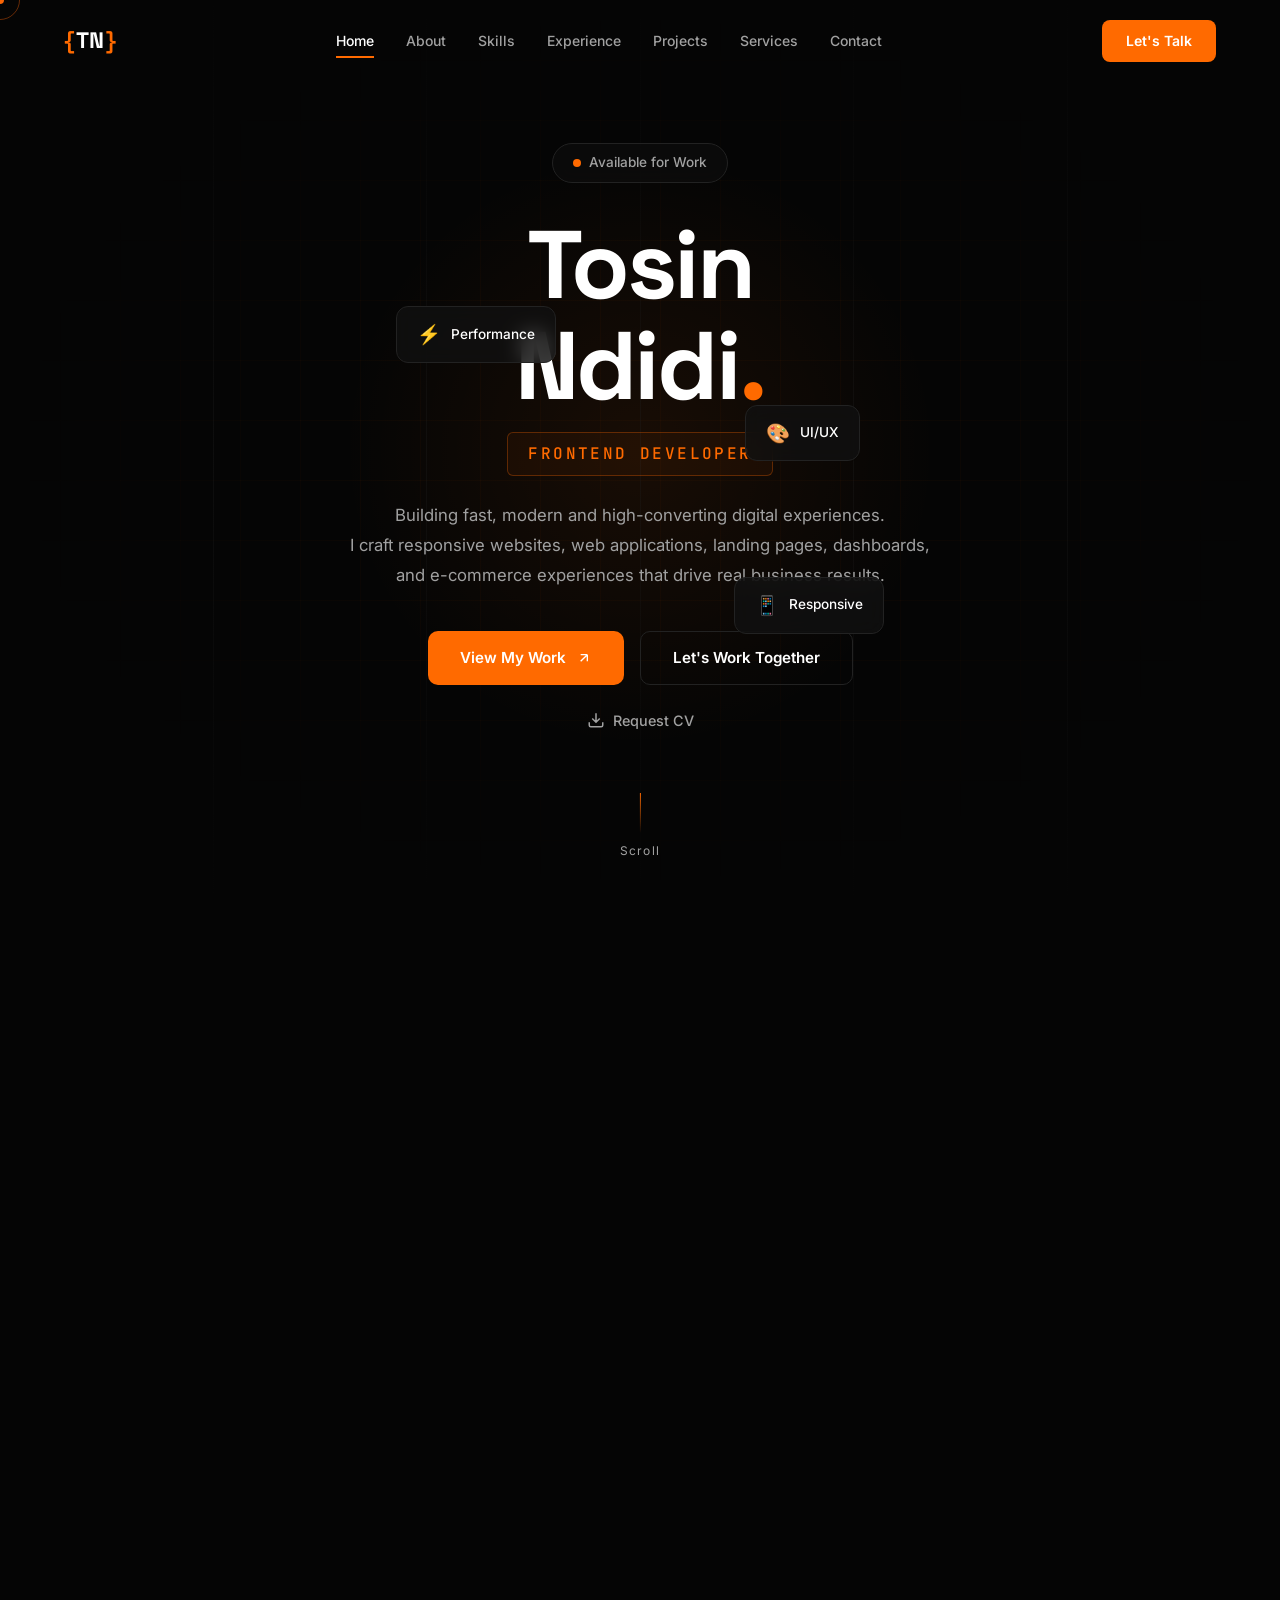
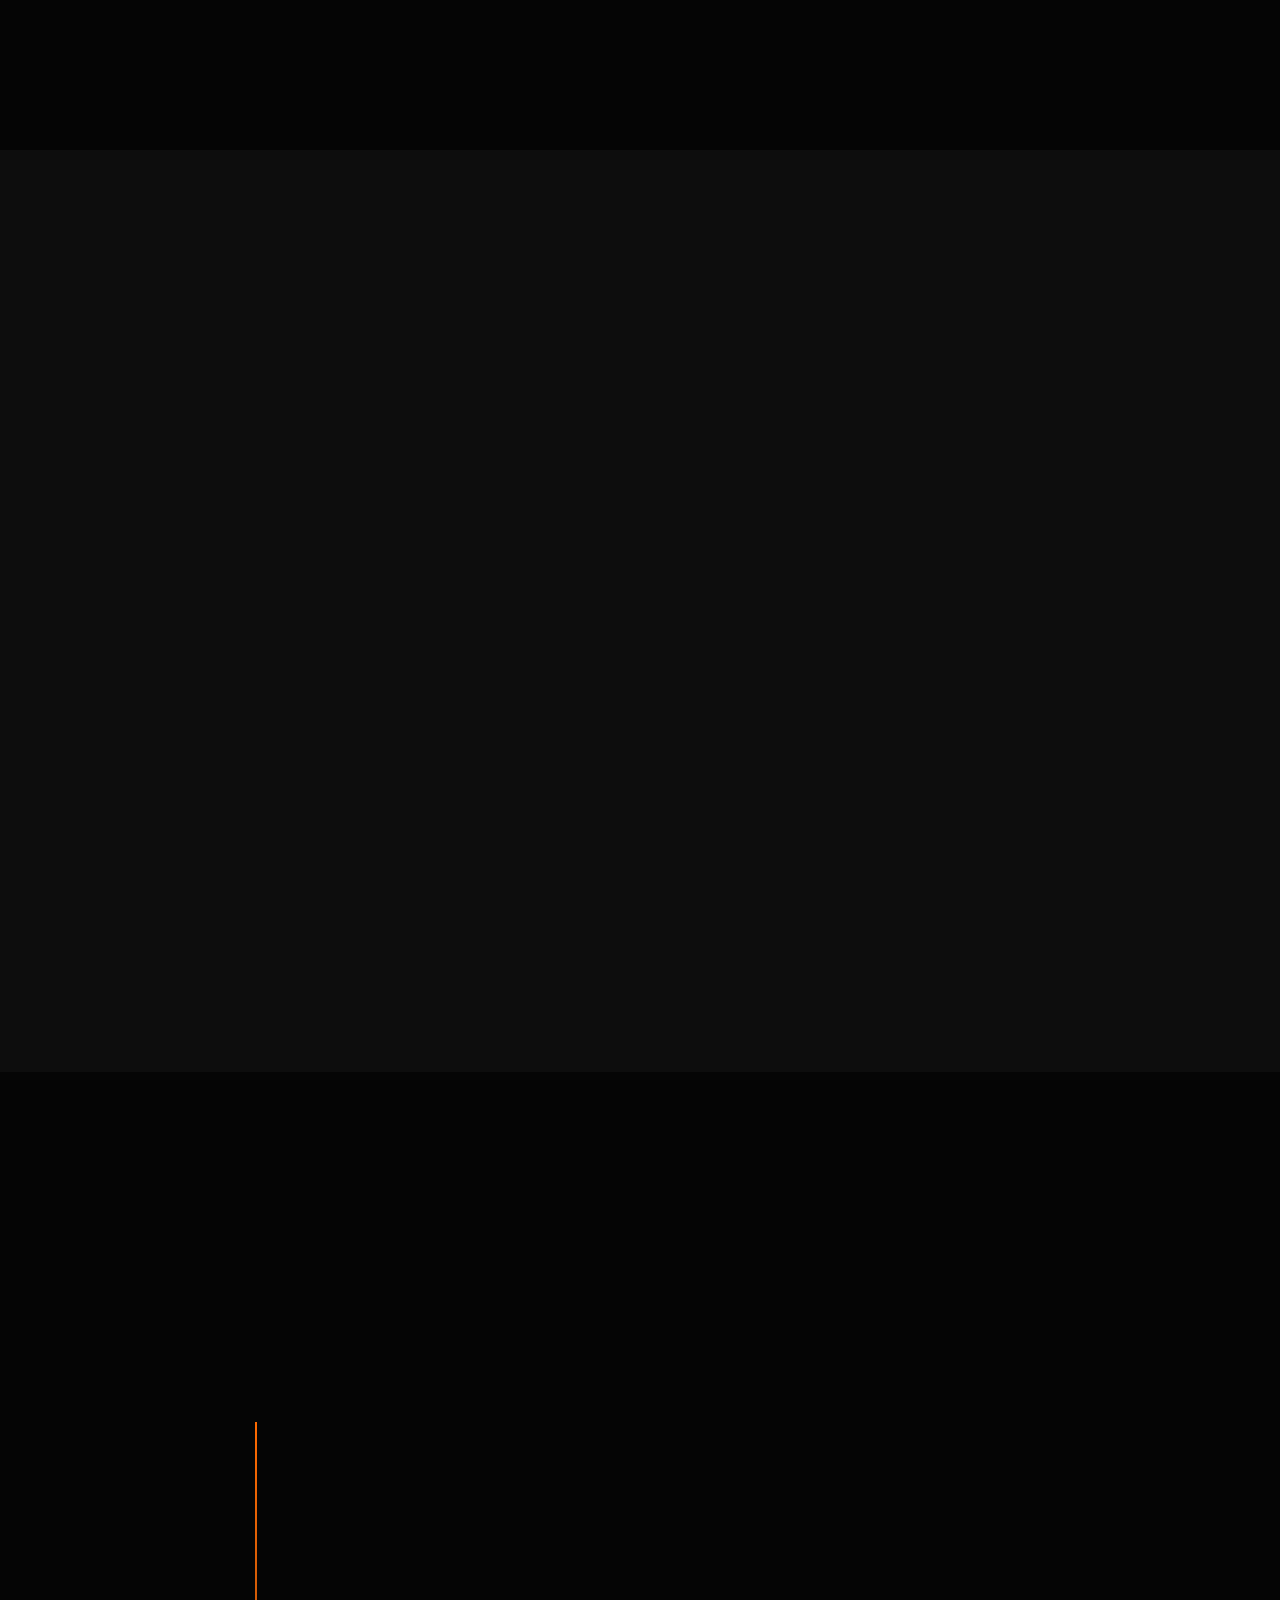
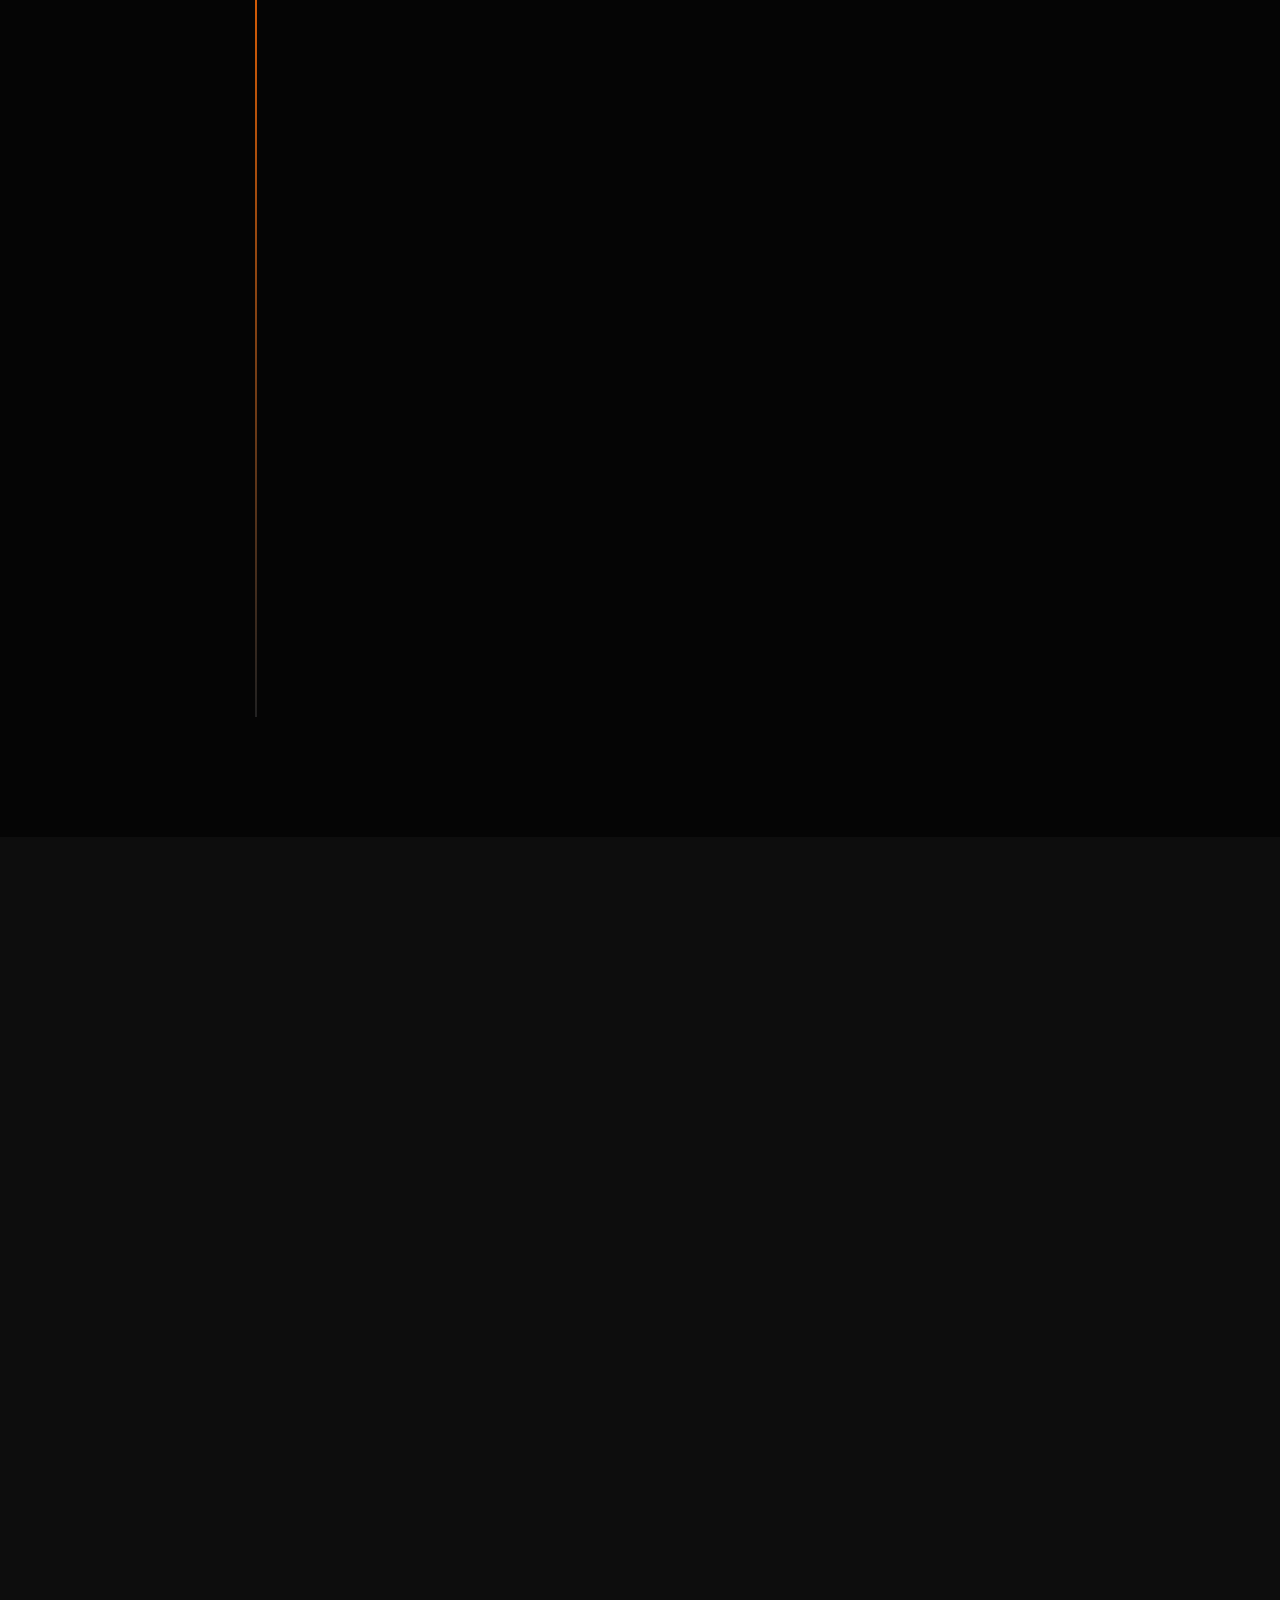
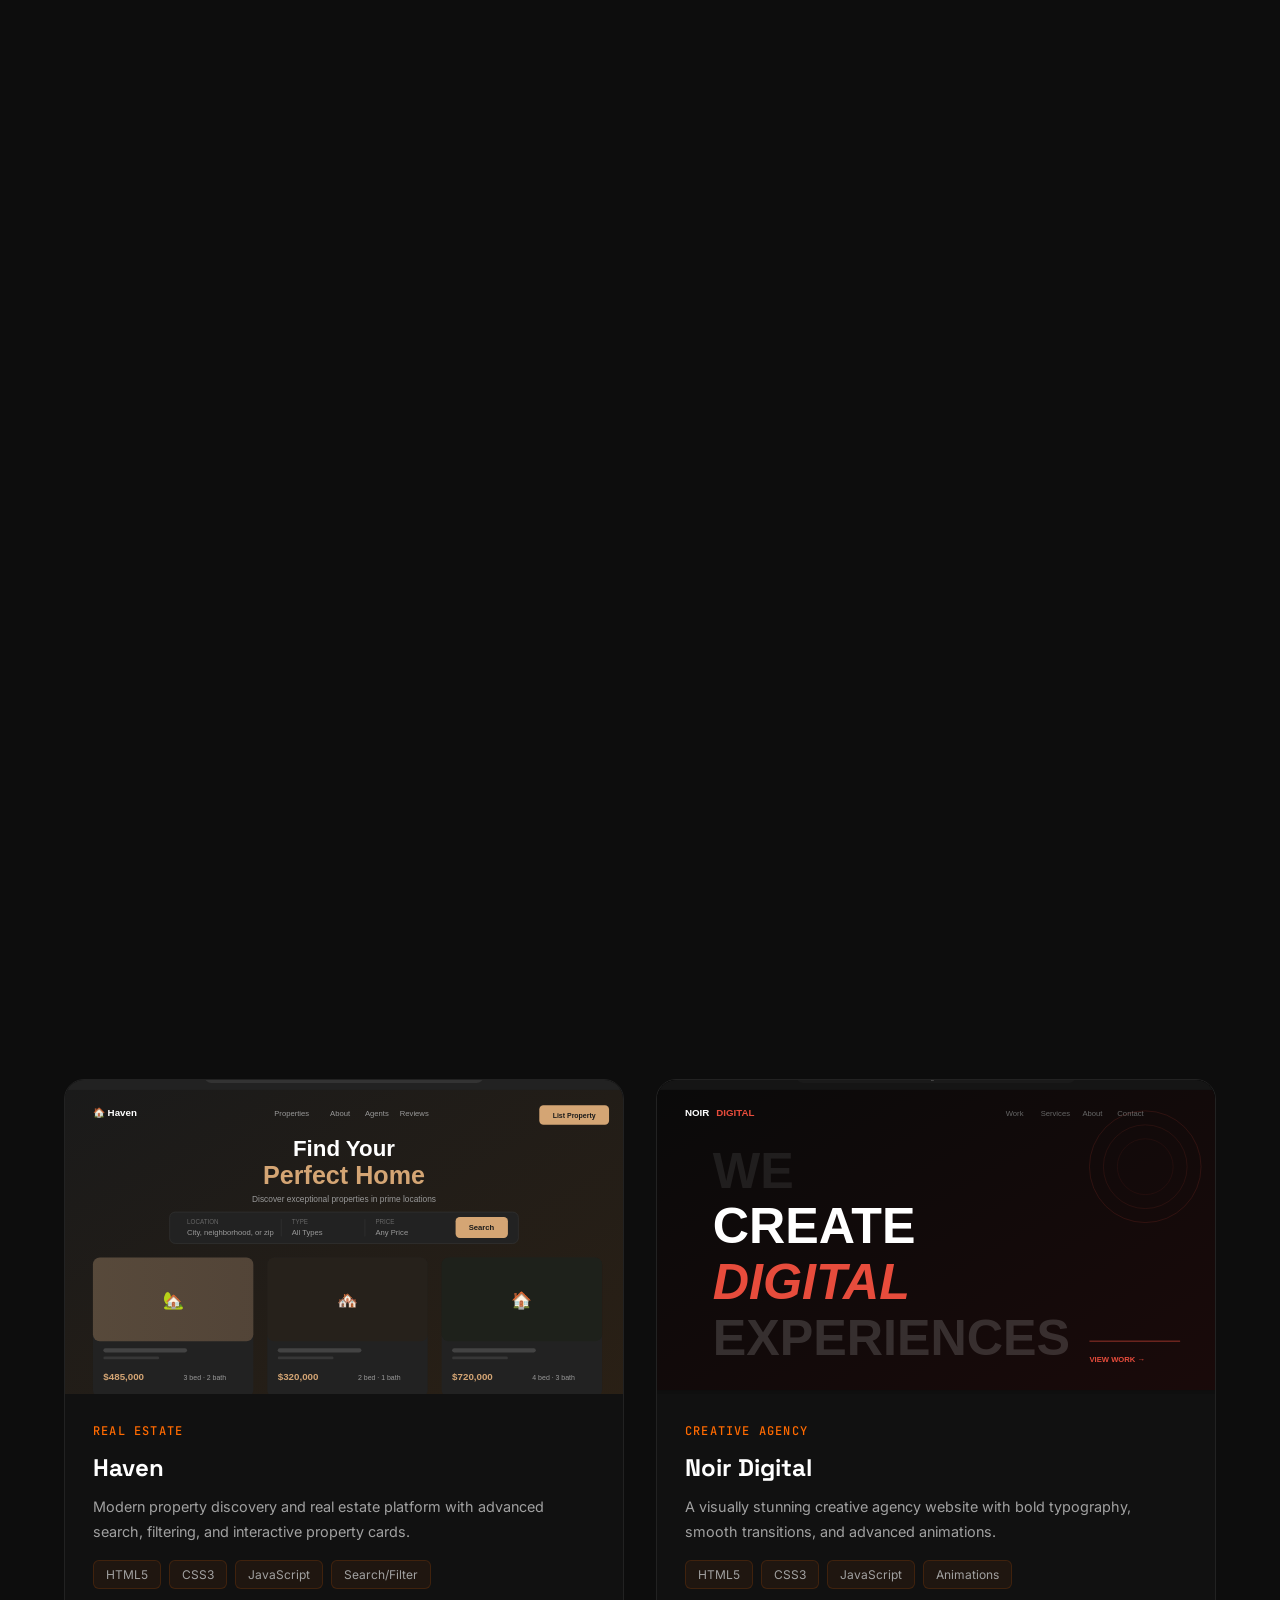
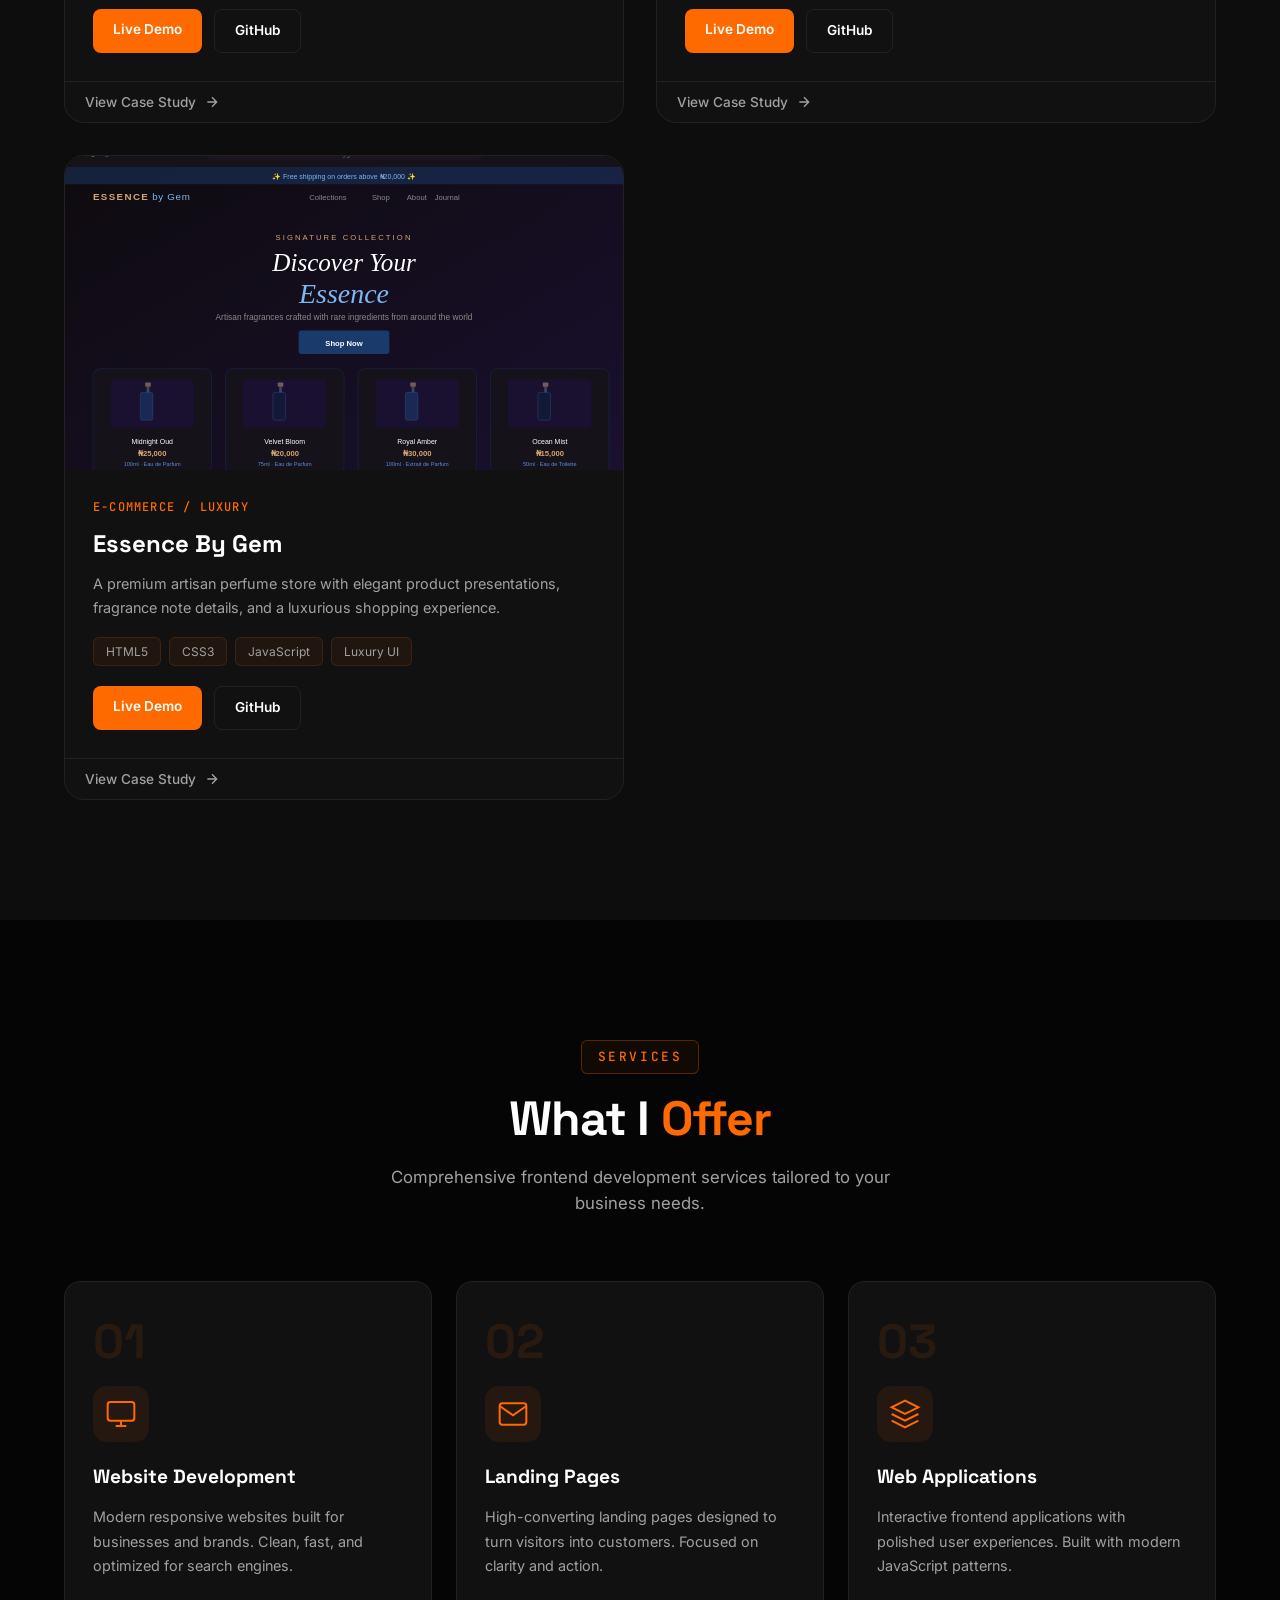
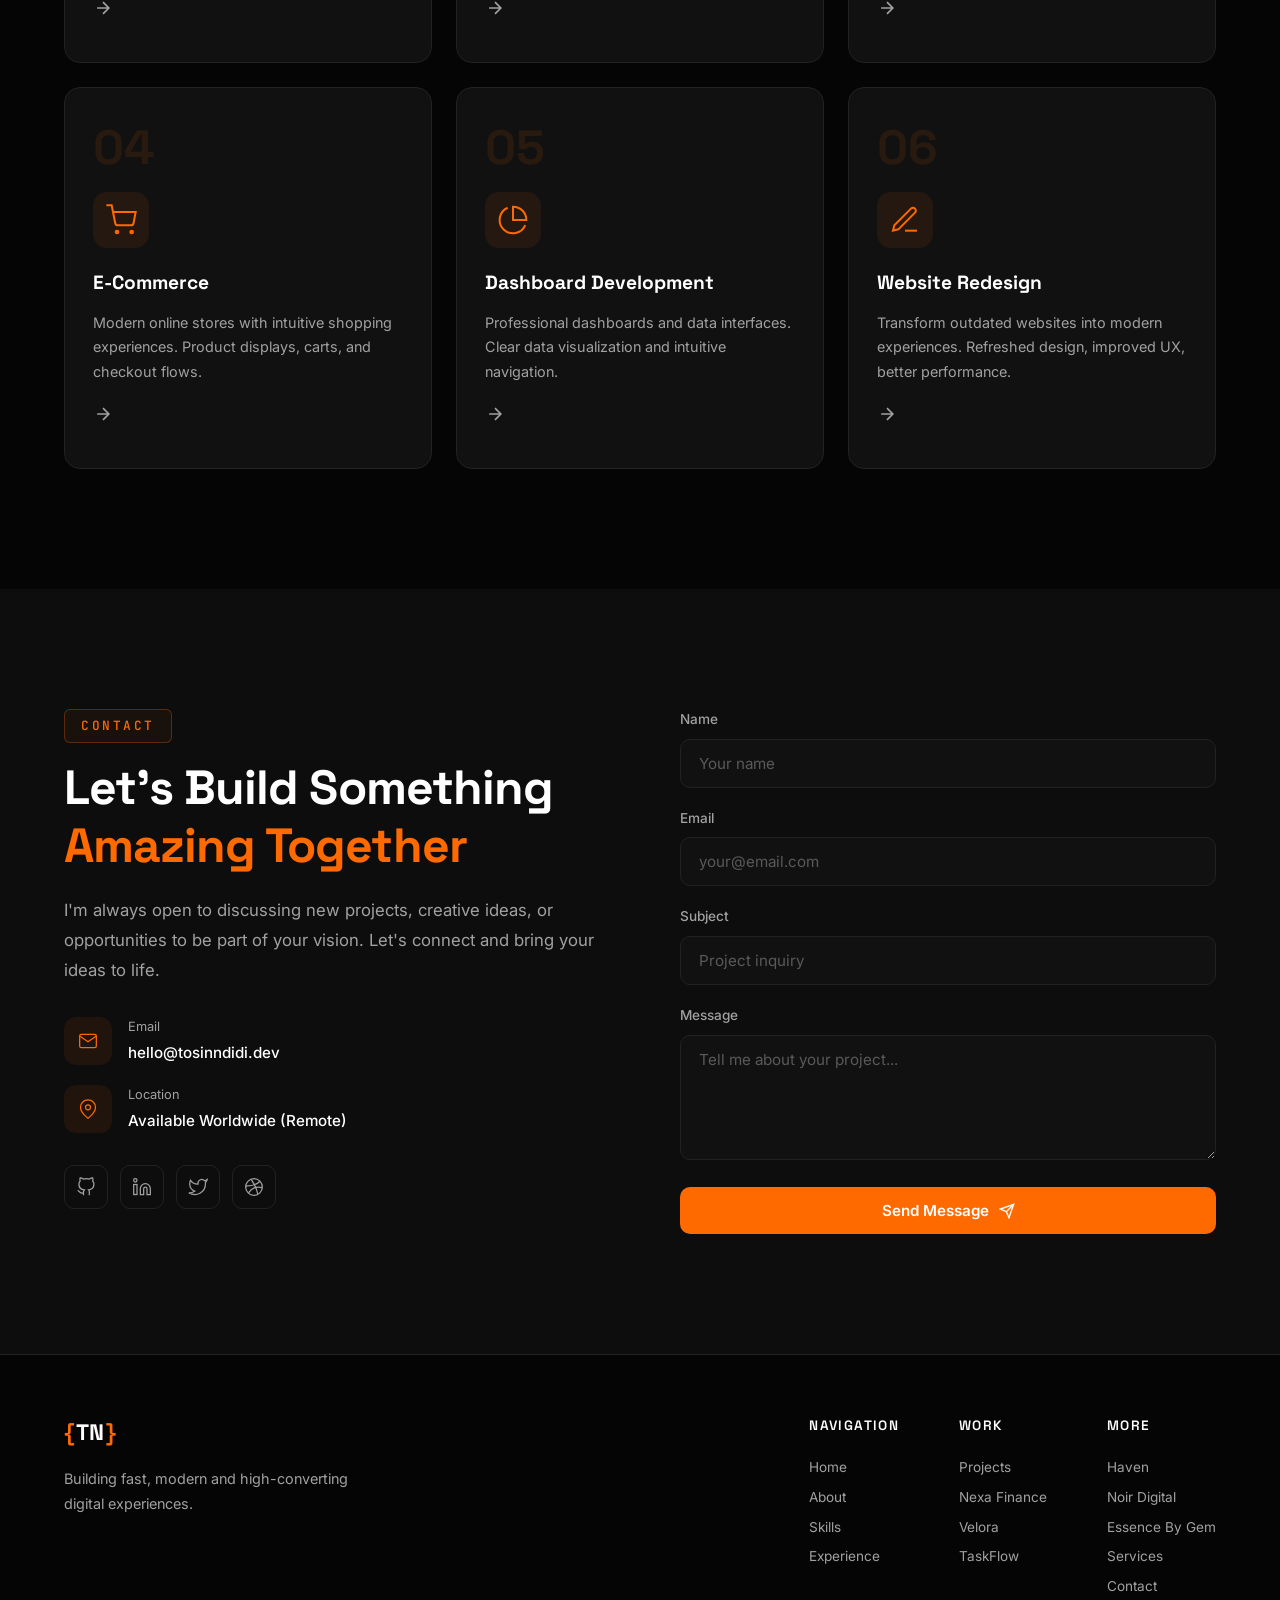
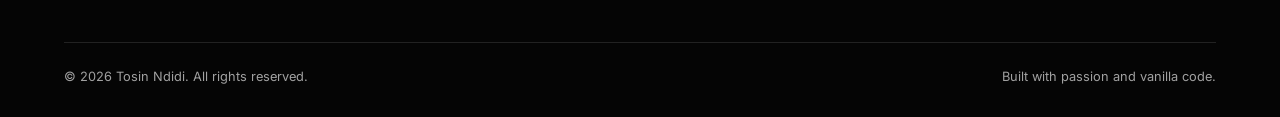
<file: index.html>
<!DOCTYPE html>
<html lang="en">
<head>
    <meta charset="UTF-8">
    <meta name="viewport" content="width=device-width, initial-scale=1.0">
    <meta name="description" content="Frontend Developer Portfolio — Building fast, modern, and high-converting digital experiences.">
    <meta name="keywords" content="frontend developer, web developer, UI developer, portfolio, freelance">
    <meta name="author" content="Tosin Ndidi">
    <title>Tosin Ndidi — Frontend Developer</title>
    <link rel="preconnect" href="https://fonts.googleapis.com">
    <link rel="preconnect" href="https://fonts.gstatic.com" crossorigin>
    <link href="https://fonts.googleapis.com/css2?family=Inter:wght@300;400;500;600;700;800;900&family=Space+Grotesk:wght@400;500;600;700&family=JetBrains+Mono:wght@400;500&display=swap" rel="stylesheet">
    <link rel="stylesheet" href="css/style.css">
    <link rel="icon" href="data:image/svg+xml,<svg xmlns='http://www.w3.org/2000/svg' viewBox='0 0 100 100'><rect rx='20' width='100' height='100' fill='%23FF6A00'/><text x='50' y='68' font-size='52' font-family='Arial' font-weight='bold' fill='white' text-anchor='middle'>TN</text></svg>">
</head>
<body>

    <!-- Custom Cursor -->
    <div class="cursor" id="cursor">
        <div class="cursor-dot"></div>
        <div class="cursor-ring"></div>
    </div>

    <!-- Page Loader -->
    <div class="loader" id="loader">
        <div class="loader-inner">
            <div class="loader-text">
                <span>T</span><span>O</span><span>S</span><span>I</span><span>N</span>
                <span class="loader-dot">.</span>
            </div>
            <div class="loader-bar">
                <div class="loader-progress" id="loaderProgress"></div>
            </div>
        </div>
    </div>

    <!-- Navigation -->
    <header class="nav" id="nav">
        <div class="nav-container">
            <a href="#" class="nav-logo">
                <span class="logo-bracket">{</span>
                <span class="logo-text">TN</span>
                <span class="logo-bracket">}</span>
            </a>
            <nav class="nav-links" id="navLinks">
                <a href="#home" class="nav-link active">Home</a>
                <a href="#about" class="nav-link">About</a>
                <a href="#skills" class="nav-link">Skills</a>
                <a href="#experience" class="nav-link">Experience</a>
                <a href="#projects" class="nav-link">Projects</a>
                <a href="#services" class="nav-link">Services</a>
                <a href="#contact" class="nav-link">Contact</a>
            </nav>
            <a href="#contact" class="nav-cta">Let's Talk</a>
            <button class="nav-toggle" id="navToggle" aria-label="Toggle navigation">
                <span></span>
                <span></span>
                <span></span>
            </button>
        </div>
    </header>

    <!-- Mobile Menu -->
    <div class="mobile-menu" id="mobileMenu">
        <div class="mobile-menu-bg"></div>
        <nav class="mobile-menu-links">
            <a href="#home" class="mobile-link" data-index="0">Home</a>
            <a href="#about" class="mobile-link" data-index="1">About</a>
            <a href="#skills" class="mobile-link" data-index="2">Skills</a>
            <a href="#experience" class="mobile-link" data-index="3">Experience</a>
            <a href="#projects" class="mobile-link" data-index="4">Projects</a>
            <a href="#services" class="mobile-link" data-index="5">Services</a>
            <a href="#contact" class="mobile-link" data-index="6">Contact</a>
            <a href="#contact" class="mobile-link mobile-cta" data-index="7">Let's Talk →</a>
        </nav>
    </div>

    <main>

        <!-- Hero Section -->
        <section class="hero" id="home">
            <div class="hero-bg">
                <div class="hero-grid"></div>
                <div class="hero-glow"></div>
                <div class="hero-particles" id="heroParticles"></div>
                <div class="hero-lines">
                    <div class="hero-line"></div>
                    <div class="hero-line"></div>
                    <div class="hero-line"></div>
                    <div class="hero-line"></div>
                    <div class="hero-line"></div>
                </div>
            </div>
            <div class="hero-content">
                <div class="hero-badge reveal-up">
                    <span class="badge-dot"></span>
                    Available for Work
                </div>
                <h1 class="hero-title">
                    <span class="hero-line-text reveal-up">Tosin</span>
                    <span class="hero-line-text reveal-up">Ndidi<span class="hero-dot">.</span></span>
                </h1>
                <div class="hero-role reveal-up">
                    <span class="hero-role-label">Frontend Developer</span>
                </div>
                <p class="hero-desc reveal-up">
                    Building fast, modern and high-converting digital experiences.<br>
                    I craft responsive websites, web applications, landing pages, dashboards,<br>
                    and e-commerce experiences that drive real business results.
                </p>
                <div class="hero-actions reveal-up">
                    <a href="#projects" class="btn btn-primary">
                        <span>View My Work</span>
                        <svg width="16" height="16" viewBox="0 0 24 24" fill="none" stroke="currentColor" stroke-width="2"><path d="M7 17L17 7M17 7H7M17 7v10"/></svg>
                    </a>
                    <a href="#contact" class="btn btn-outline">
                        <span>Let's Work Together</span>
                    </a>
                </div>
                <div class="hero-secondary reveal-up">
                    <a href="#contact" class="hero-download">
                        <svg width="18" height="18" viewBox="0 0 24 24" fill="none" stroke="currentColor" stroke-width="2"><path d="M21 15v4a2 2 0 0 1-2 2H5a2 2 0 0 1-2-2v-4M7 10l5 5 5-5M12 15V3"/></svg>
                        <span>Request CV</span>
                    </a>
                </div>
                <!-- Floating UI Cards -->
                <div class="hero-float hero-float-1">
                    <div class="float-icon">⚡</div>
                    <span>Performance</span>
                </div>
                <div class="hero-float hero-float-2">
                    <div class="float-icon">📱</div>
                    <span>Responsive</span>
                </div>
                <div class="hero-float hero-float-3">
                    <div class="float-icon">🎨</div>
                    <span>UI/UX</span>
                </div>
            </div>
            <div class="hero-scroll-indicator">
                <div class="scroll-line"></div>
                <span>Scroll</span>
            </div>
        </section>

        <!-- About Section -->
        <section class="section about" id="about">
            <div class="container">
                <div class="section-header reveal-up">
                    <span class="section-tag">About Me</span>
                    <h2 class="section-title">Crafting Digital Experiences<br>That <span class="text-orange">Matter</span></h2>
                </div>
                <div class="about-grid">
                    <div class="about-image reveal-up">
                        <div class="about-image-wrapper">
                            <div class="about-image-placeholder">
                                <svg width="80" height="80" viewBox="0 0 24 24" fill="none" stroke="#FF6A00" stroke-width="1"><circle cx="12" cy="8" r="4"/><path d="M4 20c0-4 4-6 8-6s8 2 8 6"/></svg>
                            </div>
                            <div class="about-image-border"></div>
                            <div class="about-image-dot"></div>
                        </div>
                    </div>
                    <div class="about-content">
                        <p class="about-text reveal-up">
                            I'm a passionate frontend developer with a focus on creating beautiful, functional, and user-centered digital experiences. With expertise in modern web technologies, I transform complex problems into simple, elegant interfaces.
                        </p>
                        <p class="about-text reveal-up">
                            My development philosophy centers on clean code, performance optimization, and pixel-perfect attention to detail. I believe every pixel matters and every interaction should feel intentional.
                        </p>
                        <div class="about-stats reveal-up">
                            <div class="stat">
                                <span class="stat-number" data-target="20">0</span><span class="stat-plus">+</span>
                                <span class="stat-label">Projects Completed</span>
                            </div>
                            <div class="stat">
                                <span class="stat-number" data-target="10">0</span><span class="stat-plus">+</span>
                                <span class="stat-label">Technologies</span>
                            </div>
                            <div class="stat">
                                <span class="stat-number" data-target="100">0</span><span class="stat-plus">%</span>
                                <span class="stat-label">Responsive</span>
                            </div>
                            <div class="stat">
                                <span class="stat-number" data-target="24">0</span><span class="stat-plus">/7</span>
                                <span class="stat-label">Creative Mindset</span>
                            </div>
                        </div>
                    </div>
                </div>
            </div>
        </section>

        <!-- Skills Section -->
        <section class="section skills" id="skills">
            <div class="container">
                <div class="section-header reveal-up">
                    <span class="section-tag">Skills</span>
                    <h2 class="section-title">Technologies I<br><span class="text-orange">Work With</span></h2>
                </div>
                <div class="skills-grid">
                    <div class="skill-card reveal-up" data-delay="0">
                        <div class="skill-icon">
                            <svg width="40" height="40" viewBox="0 0 24 24" fill="none" stroke="currentColor" stroke-width="1.5"><path d="M4 4l8 4 8-4v16l-8 4-8-4V4z"/><path d="M12 8v12"/><path d="M4 12h16"/></svg>
                        </div>
                        <h3 class="skill-name">HTML5</h3>
                        <p class="skill-desc">Semantic markup & accessibility</p>
                    </div>
                    <div class="skill-card reveal-up" data-delay="50">
                        <div class="skill-icon">
                            <svg width="40" height="40" viewBox="0 0 24 24" fill="none" stroke="currentColor" stroke-width="1.5"><path d="M12 2C6.5 2 2 6.5 2 12s4.5 10 10 10 10-4.5 10-10S17.5 2 12 2z"/><path d="M8 14s1.5 2 4 2 4-2 4-2"/><circle cx="9" cy="10" r="1" fill="currentColor"/><circle cx="15" cy="10" r="1" fill="currentColor"/></svg>
                        </div>
                        <h3 class="skill-name">CSS3</h3>
                        <p class="skill-desc">Animations, Grid & Flexbox</p>
                    </div>
                    <div class="skill-card reveal-up" data-delay="100">
                        <div class="skill-icon">
                            <svg width="40" height="40" viewBox="0 0 24 24" fill="none" stroke="currentColor" stroke-width="1.5"><path d="M12 2L2 7l10 5 10-5-10-5z"/><path d="M2 17l10 5 10-5"/><path d="M2 12l10 5 10-5"/></svg>
                        </div>
                        <h3 class="skill-name">JavaScript</h3>
                        <p class="skill-desc">ES6+, DOM & async patterns</p>
                    </div>
                    <div class="skill-card reveal-up" data-delay="150">
                        <div class="skill-icon">
                            <svg width="40" height="40" viewBox="0 0 24 24" fill="none" stroke="currentColor" stroke-width="1.5"><circle cx="12" cy="12" r="4"/><path d="M1.05 12H3m18.9 0H23M12 1.05V3m0 18v1.95"/><path d="M4.93 4.93l1.41 1.41m11.32 11.32l1.41 1.41M4.93 19.07l1.41-1.41m11.32-11.32l1.41-1.41"/></svg>
                        </div>
                        <h3 class="skill-name">Git</h3>
                        <p class="skill-desc">Version control & workflows</p>
                    </div>
                    <div class="skill-card reveal-up" data-delay="200">
                        <div class="skill-icon">
                            <svg width="40" height="40" viewBox="0 0 24 24" fill="none" stroke="currentColor" stroke-width="1.5"><path d="M9 19c-5 1.5-5-2.5-7-3m14 6v-3.87a3.37 3.37 0 0 0-.94-2.61c3.14-.35 6.44-1.54 6.44-7A5.44 5.44 0 0 0 20 4.77 5.07 5.07 0 0 0 19.91 1S18.73.65 16 2.48a13.38 13.38 0 0 0-7 0C6.27.65 5.09 1 5.09 1A5.07 5.07 0 0 0 5 4.77a5.44 5.44 0 0 0-1.5 3.78c0 5.42 3.3 6.61 6.44 7A3.37 3.37 0 0 0 9 18.13V22"/></svg>
                        </div>
                        <h3 class="skill-name">GitHub</h3>
                        <p class="skill-desc">Collaboration & open source</p>
                    </div>
                    <div class="skill-card reveal-up" data-delay="250">
                        <div class="skill-icon">
                            <svg width="40" height="40" viewBox="0 0 24 24" fill="none" stroke="currentColor" stroke-width="1.5"><path d="M21 12a9 9 0 0 1-9 9m9-9a9 9 0 0 0-9-9m9 9H3m9 9a9 9 0 0 1-9-9m9 9c1.66 0 3-4.03 3-9s-1.34-9-3-9m0 18c-1.66 0-3-4.03-3-9s1.34-9 3-9m-9 9a9 9 0 0 1 9-9"/></svg>
                        </div>
                        <h3 class="skill-name">REST APIs</h3>
                        <p class="skill-desc">Data fetching & integration</p>
                    </div>
                    <div class="skill-card reveal-up" data-delay="300">
                        <div class="skill-icon">
                            <svg width="40" height="40" viewBox="0 0 24 24" fill="none" stroke="currentColor" stroke-width="1.5"><rect x="2" y="3" width="20" height="14" rx="2" ry="2"/><line x1="8" y1="21" x2="16" y2="21"/><line x1="12" y1="17" x2="12" y2="21"/></svg>
                        </div>
                        <h3 class="skill-name">Responsive Design</h3>
                        <p class="skill-desc">Mobile-first & fluid layouts</p>
                    </div>
                    <div class="skill-card reveal-up" data-delay="350">
                        <div class="skill-icon">
                            <svg width="40" height="40" viewBox="0 0 24 24" fill="none" stroke="currentColor" stroke-width="1.5"><path d="M12 20h9"/><path d="M16.5 3.5a2.121 2.121 0 0 1 3 3L7 19l-4 1 1-4L16.5 3.5z"/></svg>
                        </div>
                        <h3 class="skill-name">UI/UX</h3>
                        <p class="skill-desc">Design systems & interaction</p>
                    </div>
                    <div class="skill-card reveal-up" data-delay="400">
                        <div class="skill-icon">
                            <svg width="40" height="40" viewBox="0 0 24 24" fill="none" stroke="currentColor" stroke-width="1.5"><circle cx="12" cy="12" r="10"/><path d="M12 8v4l3 3"/></svg>
                        </div>
                        <h3 class="skill-name">Accessibility</h3>
                        <p class="skill-desc">WCAG standards & ARIA</p>
                    </div>
                    <div class="skill-card reveal-up" data-delay="450">
                        <div class="skill-icon">
                            <svg width="40" height="40" viewBox="0 0 24 24" fill="none" stroke="currentColor" stroke-width="1.5"><path d="M13 2L3 14h9l-1 8 10-12h-9l1-8z"/></svg>
                        </div>
                        <h3 class="skill-name">Performance</h3>
                        <p class="skill-desc">Optimization & Core Web Vitals</p>
                    </div>
                </div>
            </div>
        </section>

        <!-- Experience Section -->
        <section class="section experience" id="experience">
            <div class="container">
                <div class="section-header reveal-up">
                    <span class="section-tag">Experience</span>
                    <h2 class="section-title">Professional<br><span class="text-orange">Journey</span></h2>
                </div>
                <div class="timeline">
                    <div class="timeline-item reveal-up" data-delay="0">
                        <div class="timeline-dot"></div>
                        <div class="timeline-content">
                            <div class="timeline-date">
                                <span>2023 — Present</span>
                            </div>
                            <h3 class="timeline-title">Frontend Developer</h3>
                            <p class="timeline-company">TechVision Labs</p>
                            <p class="timeline-desc">
                                Leading frontend development for enterprise SaaS products. Building performant, accessible interfaces used by thousands of users daily. Implementing design systems and component libraries.
                            </p>
                            <div class="timeline-tech">
                                <span>React</span>
                                <span>TypeScript</span>
                                <span>Next.js</span>
                                <span>Tailwind CSS</span>
                            </div>
                        </div>
                    </div>
                    <div class="timeline-item reveal-up" data-delay="100">
                        <div class="timeline-dot"></div>
                        <div class="timeline-content">
                            <div class="timeline-date">
                                <span>2022 — 2023</span>
                            </div>
                            <h3 class="timeline-title">Freelance Frontend Developer</h3>
                            <p class="timeline-company">Self-Employed</p>
                            <p class="timeline-desc">
                                Delivered custom web solutions for startups and small businesses. Built landing pages, e-commerce stores, and corporate websites. Managed client relationships from concept to deployment.
                            </p>
                            <div class="timeline-tech">
                                <span>HTML5</span>
                                <span>CSS3</span>
                                <span>JavaScript</span>
                                <span>WordPress</span>
                            </div>
                        </div>
                    </div>
                    <div class="timeline-item reveal-up" data-delay="200">
                        <div class="timeline-dot"></div>
                        <div class="timeline-content">
                            <div class="timeline-date">
                                <span>2021 — 2022</span>
                            </div>
                            <h3 class="timeline-title">Web Developer Intern</h3>
                            <p class="timeline-company">DigitalCraft Studio</p>
                            <p class="timeline-desc">
                                Assisted in building responsive websites and web applications. Gained hands-on experience with modern frontend tools and agile development workflows. Contributed to 8+ client projects.
                            </p>
                            <div class="timeline-tech">
                                <span>HTML</span>
                                <span>CSS</span>
                                <span>JavaScript</span>
                                <span>Git</span>
                            </div>
                        </div>
                    </div>
                </div>
            </div>
        </section>

        <!-- Projects Section -->
        <section class="section projects" id="projects">
            <div class="container">
                <div class="section-header reveal-up">
                    <span class="section-tag">Projects</span>
                    <h2 class="section-title">Selected <span class="text-orange">Work</span></h2>
                    <p class="section-subtitle">Real-world interfaces built to solve real business problems.</p>
                </div>

                <div class="projects-grid">
                    <!-- Project 1: Nexa Finance -->
                    <div class="project-card project-card-large reveal-up" data-delay="0">
                        <div class="project-image">
                            <div class="project-image-placeholder" style="background: #0a1628;">
                                <img src="assets/images/nexa-finance-preview.svg" alt="Nexa Finance Dashboard Preview" style="width:100%;height:100%;object-fit:cover;border-radius:20px 20px 0 0;">
                            </div>
                            <div class="project-overlay">
                                <a href="./projects/nexa-finance/index.html" class="project-link">View Live Project →</a>
                            </div>
                        </div>
                        <div class="project-info">
                            <span class="project-category">Fintech</span>
                            <h3 class="project-title">Nexa Finance</h3>
                            <p class="project-desc">A modern digital banking and financial management platform with sophisticated data visualization and premium UI design.</p>
                            <div class="project-tags">
                                <span>HTML5</span>
                                <span>CSS3</span>
                                <span>JavaScript</span>
                                <span>Charts</span>
                                <span>Dark UI</span>
                            </div>
                            <div class="project-links">
                                <a href="./projects/nexa-finance/index.html" class="project-btn">Live Demo</a>
                                <a href="https://github.com" class="project-btn project-btn-outline" target="_blank" rel="noopener">GitHub</a>
                            </div>
                        </div>
                        <!-- Case Study Modal Trigger -->
                        <button class="case-study-trigger" data-project="nexa-finance">
                            <span>View Case Study</span>
                            <svg width="16" height="16" viewBox="0 0 24 24" fill="none" stroke="currentColor" stroke-width="2"><path d="M5 12h14M12 5l7 7-7 7"/></svg>
                        </button>
                    </div>

                    <!-- Project 2: Velora -->
                    <div class="project-card reveal-up" data-delay="100">
                        <div class="project-image">
                            <div class="project-image-placeholder" style="background: #1a1a1a;">
                                <img src="assets/images/velora-preview.svg" alt="Velora Fashion Store Preview" style="width:100%;height:100%;object-fit:cover;border-radius:20px 20px 0 0;">
                            </div>
                            <div class="project-overlay">
                                <a href="./projects/velora/index.html" class="project-link">View Live Project →</a>
                            </div>
                        </div>
                        <div class="project-info">
                            <span class="project-category">E-Commerce</span>
                            <h3 class="project-title">Velora</h3>
                            <p class="project-desc">Premium fashion & lifestyle e-commerce brand with elegant product layouts and sophisticated shopping experience.</p>
                            <div class="project-tags">
                                <span>HTML5</span>
                                <span>CSS3</span>
                                <span>JavaScript</span>
                                <span>E-Commerce</span>
                            </div>
                            <div class="project-links">
                                <a href="./projects/velora/index.html" class="project-btn">Live Demo</a>
                                <a href="https://github.com" class="project-btn project-btn-outline" target="_blank" rel="noopener">GitHub</a>
                            </div>
                        </div>
                        <button class="case-study-trigger" data-project="velora">
                            <span>View Case Study</span>
                            <svg width="16" height="16" viewBox="0 0 24 24" fill="none" stroke="currentColor" stroke-width="2"><path d="M5 12h14M12 5l7 7-7 7"/></svg>
                        </button>
                    </div>

                    <!-- Project 3: TaskFlow -->
                    <div class="project-card reveal-up" data-delay="200">
                        <div class="project-image">
                            <div class="project-image-placeholder" style="background: #0f0f1a;">
                                <img src="assets/images/taskflow-preview.svg" alt="TaskFlow Dashboard Preview" style="width:100%;height:100%;object-fit:cover;border-radius:20px 20px 0 0;">
                            </div>
                            <div class="project-overlay">
                                <a href="./projects/taskflow/index.html" class="project-link">View Live Project →</a>
                            </div>
                        </div>
                        <div class="project-info">
                            <span class="project-category">SaaS</span>
                            <h3 class="project-title">TaskFlow</h3>
                            <p class="project-desc">Enterprise productivity and project management platform with interactive dashboard and workflow automation.</p>
                            <div class="project-tags">
                                <span>HTML5</span>
                                <span>CSS3</span>
                                <span>JavaScript</span>
                                <span>Interactive UI</span>
                            </div>
                            <div class="project-links">
                                <a href="./projects/taskflow/index.html" class="project-btn">Live Demo</a>
                                <a href="https://github.com" class="project-btn project-btn-outline" target="_blank" rel="noopener">GitHub</a>
                            </div>
                        </div>
                        <button class="case-study-trigger" data-project="taskflow">
                            <span>View Case Study</span>
                            <svg width="16" height="16" viewBox="0 0 24 24" fill="none" stroke="currentColor" stroke-width="2"><path d="M5 12h14M12 5l7 7-7 7"/></svg>
                        </button>
                    </div>

                    <!-- Project 4: Haven -->
                    <div class="project-card reveal-up" data-delay="100">
                        <div class="project-image">
                            <div class="project-image-placeholder" style="background: #1a1a1a;">
                                <img src="assets/images/haven-preview.svg" alt="Haven Real Estate Preview" style="width:100%;height:100%;object-fit:cover;border-radius:20px 20px 0 0;">
                            </div>
                            <div class="project-overlay">
                                <a href="./projects/haven/index.html" class="project-link">View Live Project →</a>
                            </div>
                        </div>
                        <div class="project-info">
                            <span class="project-category">Real Estate</span>
                            <h3 class="project-title">Haven</h3>
                            <p class="project-desc">Modern property discovery and real estate platform with advanced search, filtering, and interactive property cards.</p>
                            <div class="project-tags">
                                <span>HTML5</span>
                                <span>CSS3</span>
                                <span>JavaScript</span>
                                <span>Search/Filter</span>
                            </div>
                            <div class="project-links">
                                <a href="./projects/haven/index.html" class="project-btn">Live Demo</a>
                                <a href="https://github.com" class="project-btn project-btn-outline" target="_blank" rel="noopener">GitHub</a>
                            </div>
                        </div>
                        <button class="case-study-trigger" data-project="haven">
                            <span>View Case Study</span>
                            <svg width="16" height="16" viewBox="0 0 24 24" fill="none" stroke="currentColor" stroke-width="2"><path d="M5 12h14M12 5l7 7-7 7"/></svg>
                        </button>
                    </div>

                    <!-- Project 5: Noir Digital -->
                    <div class="project-card reveal-up" data-delay="200">
                        <div class="project-image">
                            <div class="project-image-placeholder" style="background: #0a0a0a;">
                                <img src="assets/images/noir-digital-preview.svg" alt="Noir Digital Agency Preview" style="width:100%;height:100%;object-fit:cover;border-radius:20px 20px 0 0;">
                            </div>
                            <div class="project-overlay">
                                <a href="./projects/noir-digital/index.html" class="project-link">View Live Project →</a>
                            </div>
                        </div>
                        <div class="project-info">
                            <span class="project-category">Creative Agency</span>
                            <h3 class="project-title">Noir Digital</h3>
                            <p class="project-desc">A visually stunning creative agency website with bold typography, smooth transitions, and advanced animations.</p>
                            <div class="project-tags">
                                <span>HTML5</span>
                                <span>CSS3</span>
                                <span>JavaScript</span>
                                <span>Animations</span>
                            </div>
                            <div class="project-links">
                                <a href="./projects/noir-digital/index.html" class="project-btn">Live Demo</a>
                                <a href="https://github.com" class="project-btn project-btn-outline" target="_blank" rel="noopener">GitHub</a>
                            </div>
                        </div>
                        <button class="case-study-trigger" data-project="noir-digital">
                            <span>View Case Study</span>
                            <svg width="16" height="16" viewBox="0 0 24 24" fill="none" stroke="currentColor" stroke-width="2"><path d="M5 12h14M12 5l7 7-7 7"/></svg>
                        </button>
                    </div>

                    <!-- Project 6: Essence By Gem -->
                    <div class="project-card reveal-up" data-delay="100">
                        <div class="project-image">
                            <div class="project-image-placeholder" style="background: #0e0b0e;">
                                <img src="assets/images/essence-by-gem-preview.svg" alt="Essence By Gem Perfume Store Preview" style="width:100%;height:100%;object-fit:cover;border-radius:20px 20px 0 0;">
                            </div>
                            <div class="project-overlay">
                                <a href="./projects/essence-by-gem/index.html" class="project-link">View Live Project →</a>
                            </div>
                        </div>
                        <div class="project-info">
                            <span class="project-category">E-Commerce / Luxury</span>
                            <h3 class="project-title">Essence By Gem</h3>
                            <p class="project-desc">A premium artisan perfume store with elegant product presentations, fragrance note details, and a luxurious shopping experience.</p>
                            <div class="project-tags">
                                <span>HTML5</span>
                                <span>CSS3</span>
                                <span>JavaScript</span>
                                <span>Luxury UI</span>
                            </div>
                            <div class="project-links">
                                <a href="./projects/essence-by-gem/index.html" class="project-btn">Live Demo</a>
                                <a href="https://github.com" class="project-btn project-btn-outline" target="_blank" rel="noopener">GitHub</a>
                            </div>
                        </div>
                        <button class="case-study-trigger" data-project="essence-by-gem">
                            <span>View Case Study</span>
                            <svg width="16" height="16" viewBox="0 0 24 24" fill="none" stroke="currentColor" stroke-width="2"><path d="M5 12h14M12 5l7 7-7 7"/></svg>
                        </button>
                    </div>
                </div>
            </div>

            <!-- Case Study Modals -->
            <div class="case-study-modal" id="caseStudyModal">
                <div class="modal-backdrop"></div>
                <div class="modal-content">
                    <button class="modal-close" id="modalClose">
                        <svg width="24" height="24" viewBox="0 0 24 24" fill="none" stroke="currentColor" stroke-width="2"><path d="M18 6L6 18M6 6l12 12"/></svg>
                    </button>
                    <div class="modal-body" id="modalBody"></div>
                </div>
            </div>
        </section>

        <!-- Services Section -->
        <section class="section services-section" id="services">
            <div class="container">
                <div class="section-header reveal-up">
                    <span class="section-tag">Services</span>
                    <h2 class="section-title">What I <span class="text-orange">Offer</span></h2>
                    <p class="section-subtitle">Comprehensive frontend development services tailored to your business needs.</p>
                </div>
                <div class="services-grid">
                    <div class="service-card reveal-up" data-delay="0">
                        <div class="service-number">01</div>
                        <div class="service-icon">
                            <svg width="32" height="32" viewBox="0 0 24 24" fill="none" stroke="#FF6A00" stroke-width="1.5"><rect x="2" y="3" width="20" height="14" rx="2"/><path d="M8 21h8"/><path d="M12 17v4"/></svg>
                        </div>
                        <h3 class="service-title">Website Development</h3>
                        <p class="service-desc">Modern responsive websites built for businesses and brands. Clean, fast, and optimized for search engines.</p>
                        <div class="service-arrow">
                            <svg width="20" height="20" viewBox="0 0 24 24" fill="none" stroke="currentColor" stroke-width="2"><path d="M5 12h14M12 5l7 7-7 7"/></svg>
                        </div>
                    </div>
                    <div class="service-card reveal-up" data-delay="80">
                        <div class="service-number">02</div>
                        <div class="service-icon">
                            <svg width="32" height="32" viewBox="0 0 24 24" fill="none" stroke="#FF6A00" stroke-width="1.5"><path d="M4 4h16c1.1 0 2 .9 2 2v12c0 1.1-.9 2-2 2H4c-1.1 0-2-.9-2-2V6c0-1.1.9-2 2-2z"/><path d="M22 6l-10 7L2 6"/></svg>
                        </div>
                        <h3 class="service-title">Landing Pages</h3>
                        <p class="service-desc">High-converting landing pages designed to turn visitors into customers. Focused on clarity and action.</p>
                        <div class="service-arrow">
                            <svg width="20" height="20" viewBox="0 0 24 24" fill="none" stroke="currentColor" stroke-width="2"><path d="M5 12h14M12 5l7 7-7 7"/></svg>
                        </div>
                    </div>
                    <div class="service-card reveal-up" data-delay="160">
                        <div class="service-number">03</div>
                        <div class="service-icon">
                            <svg width="32" height="32" viewBox="0 0 24 24" fill="none" stroke="#FF6A00" stroke-width="1.5"><path d="M12 2L2 7l10 5 10-5-10-5z"/><path d="M2 17l10 5 10-5"/><path d="M2 12l10 5 10-5"/></svg>
                        </div>
                        <h3 class="service-title">Web Applications</h3>
                        <p class="service-desc">Interactive frontend applications with polished user experiences. Built with modern JavaScript patterns.</p>
                        <div class="service-arrow">
                            <svg width="20" height="20" viewBox="0 0 24 24" fill="none" stroke="currentColor" stroke-width="2"><path d="M5 12h14M12 5l7 7-7 7"/></svg>
                        </div>
                    </div>
                    <div class="service-card reveal-up" data-delay="240">
                        <div class="service-number">04</div>
                        <div class="service-icon">
                            <svg width="32" height="32" viewBox="0 0 24 24" fill="none" stroke="#FF6A00" stroke-width="1.5"><circle cx="9" cy="21" r="1"/><circle cx="20" cy="21" r="1"/><path d="M1 1h4l2.68 13.39a2 2 0 0 0 2 1.61h9.72a2 2 0 0 0 2-1.61L23 6H6"/></svg>
                        </div>
                        <h3 class="service-title">E-Commerce</h3>
                        <p class="service-desc">Modern online stores with intuitive shopping experiences. Product displays, carts, and checkout flows.</p>
                        <div class="service-arrow">
                            <svg width="20" height="20" viewBox="0 0 24 24" fill="none" stroke="currentColor" stroke-width="2"><path d="M5 12h14M12 5l7 7-7 7"/></svg>
                        </div>
                    </div>
                    <div class="service-card reveal-up" data-delay="320">
                        <div class="service-number">05</div>
                        <div class="service-icon">
                            <svg width="32" height="32" viewBox="0 0 24 24" fill="none" stroke="#FF6A00" stroke-width="1.5"><path d="M21.21 15.89A10 10 0 1 1 8 2.83"/><path d="M22 12A10 10 0 0 0 12 2v10z"/></svg>
                        </div>
                        <h3 class="service-title">Dashboard Development</h3>
                        <p class="service-desc">Professional dashboards and data interfaces. Clear data visualization and intuitive navigation.</p>
                        <div class="service-arrow">
                            <svg width="20" height="20" viewBox="0 0 24 24" fill="none" stroke="currentColor" stroke-width="2"><path d="M5 12h14M12 5l7 7-7 7"/></svg>
                        </div>
                    </div>
                    <div class="service-card reveal-up" data-delay="400">
                        <div class="service-number">06</div>
                        <div class="service-icon">
                            <svg width="32" height="32" viewBox="0 0 24 24" fill="none" stroke="#FF6A00" stroke-width="1.5"><path d="M12 20h9"/><path d="M16.5 3.5a2.121 2.121 0 0 1 3 3L7 19l-4 1 1-4L16.5 3.5z"/></svg>
                        </div>
                        <h3 class="service-title">Website Redesign</h3>
                        <p class="service-desc">Transform outdated websites into modern experiences. Refreshed design, improved UX, better performance.</p>
                        <div class="service-arrow">
                            <svg width="20" height="20" viewBox="0 0 24 24" fill="none" stroke="currentColor" stroke-width="2"><path d="M5 12h14M12 5l7 7-7 7"/></svg>
                        </div>
                    </div>
                </div>
            </div>
        </section>

        <!-- Contact Section -->
        <section class="section contact" id="contact">
            <div class="container">
                <div class="contact-grid">
                    <div class="contact-info reveal-up">
                        <span class="section-tag">Contact</span>
                        <h2 class="section-title">Let's Build Something<br><span class="text-orange">Amazing Together</span></h2>
                        <p class="contact-desc">
                            I'm always open to discussing new projects, creative ideas, or opportunities to be part of your vision. Let's connect and bring your ideas to life.
                        </p>
                        <div class="contact-details">
                            <div class="contact-item">
                                <div class="contact-item-icon">
                                    <svg width="20" height="20" viewBox="0 0 24 24" fill="none" stroke="#FF6A00" stroke-width="1.5"><path d="M4 4h16c1.1 0 2 .9 2 2v12c0 1.1-.9 2-2 2H4c-1.1 0-2-.9-2-2V6c0-1.1.9-2 2-2z"/><path d="M22 6l-10 7L2 6"/></svg>
                                </div>
                                <div>
                                    <span class="contact-item-label">Email</span>
                                    <a href="mailto:hello@tosinndidi.dev" class="contact-item-value">hello@tosinndidi.dev</a>
                                </div>
                            </div>
                            <div class="contact-item">
                                <div class="contact-item-icon">
                                    <svg width="20" height="20" viewBox="0 0 24 24" fill="none" stroke="#FF6A00" stroke-width="1.5"><path d="M21 10c0 7-9 13-9 13s-9-6-9-13a9 9 0 0 1 18 0z"/><circle cx="12" cy="10" r="3"/></svg>
                                </div>
                                <div>
                                    <span class="contact-item-label">Location</span>
                                    <span class="contact-item-value">Available Worldwide (Remote)</span>
                                </div>
                            </div>
                        </div>
                        <div class="contact-socials">
                            <a href="https://github.com" class="social-link" target="_blank" rel="noopener" aria-label="GitHub">
                                <svg width="20" height="20" viewBox="0 0 24 24" fill="none" stroke="currentColor" stroke-width="1.5"><path d="M9 19c-5 1.5-5-2.5-7-3m14 6v-3.87a3.37 3.37 0 0 0-.94-2.61c3.14-.35 6.44-1.54 6.44-7A5.44 5.44 0 0 0 20 4.77 5.07 5.07 0 0 0 19.91 1S18.73.65 16 2.48a13.38 13.38 0 0 0-7 0C6.27.65 5.09 1 5.09 1A5.07 5.07 0 0 0 5 4.77a5.44 5.44 0 0 0-1.5 3.78c0 5.42 3.3 6.61 6.44 7A3.37 3.37 0 0 0 9 18.13V22"/></svg>
                            </a>
                            <a href="https://linkedin.com" class="social-link" target="_blank" rel="noopener" aria-label="LinkedIn">
                                <svg width="20" height="20" viewBox="0 0 24 24" fill="none" stroke="currentColor" stroke-width="1.5"><path d="M16 8a6 6 0 0 1 6 6v7h-4v-7a2 2 0 0 0-2-2 2 2 0 0 0-2 2v7h-4v-7a6 6 0 0 1 6-6z"/><rect x="2" y="9" width="4" height="12"/><circle cx="4" cy="4" r="2"/></svg>
                            </a>
                            <a href="https://twitter.com" class="social-link" target="_blank" rel="noopener" aria-label="Twitter">
                                <svg width="20" height="20" viewBox="0 0 24 24" fill="none" stroke="currentColor" stroke-width="1.5"><path d="M23 3a10.9 10.9 0 0 1-3.14 1.53 4.48 4.48 0 0 0-7.86 3v1A10.66 10.66 0 0 1 3 4s-4 9 5 13a11.64 11.64 0 0 1-7 2c9 5 20 0 20-11.5a4.5 4.5 0 0 0-.08-.83A7.72 7.72 0 0 0 23 3z"/></svg>
                            </a>
                            <a href="https://dribbble.com" class="social-link" target="_blank" rel="noopener" aria-label="Dribbble">
                                <svg width="20" height="20" viewBox="0 0 24 24" fill="none" stroke="currentColor" stroke-width="1.5"><circle cx="12" cy="12" r="10"/><path d="M8.56 2.75c4.37 6.03 6.02 9.42 8.03 17.72m2.54-15.38c-3.72 4.35-8.94 5.66-16.88 5.85m19.5 1.9c-3.5-.93-6.63-.82-8.94 0-2.58.92-5.01 2.86-7.44 6.32"/></svg>
                            </a>
                        </div>
                    </div>
                    <div class="contact-form-wrapper reveal-up" data-delay="100">
                        <form class="contact-form" id="contactForm">
                            <div class="form-group">
                                <label for="name">Name</label>
                                <input type="text" id="name" name="name" placeholder="Your name" required>
                            </div>
                            <div class="form-group">
                                <label for="email">Email</label>
                                <input type="email" id="email" name="email" placeholder="your@email.com" required>
                            </div>
                            <div class="form-group">
                                <label for="subject">Subject</label>
                                <input type="text" id="subject" name="subject" placeholder="Project inquiry">
                            </div>
                            <div class="form-group">
                                <label for="message">Message</label>
                                <textarea id="message" name="message" placeholder="Tell me about your project..." rows="5" required></textarea>
                            </div>
                            <button type="submit" class="btn btn-primary btn-full">
                                <span>Send Message</span>
                                <svg width="16" height="16" viewBox="0 0 24 24" fill="none" stroke="currentColor" stroke-width="2"><path d="M22 2L11 13M22 2l-7 20-4-9-9-4 20-7z"/></svg>
                            </button>
                        </form>
                    </div>
                </div>
            </div>
        </section>

    </main>

    <!-- Footer -->
    <footer class="footer">
        <div class="container">
            <div class="footer-content">
                <div class="footer-brand">
                    <a href="#" class="nav-logo">
                        <span class="logo-bracket">{</span>
                        <span class="logo-text">TN</span>
                        <span class="logo-bracket">}</span>
                    </a>
                    <p class="footer-text">Building fast, modern and high-converting digital experiences.</p>
                </div>
                <div class="footer-links">
                    <div class="footer-col">
                        <h4>Navigation</h4>
                        <a href="#home">Home</a>
                        <a href="#about">About</a>
                        <a href="#skills">Skills</a>
                        <a href="#experience">Experience</a>
                    </div>
                    <div class="footer-col">
                        <h4>Work</h4>
                        <a href="#projects">Projects</a>
                        <a href="./projects/nexa-finance/index.html">Nexa Finance</a>
                        <a href="./projects/velora/index.html">Velora</a>
                        <a href="./projects/taskflow/index.html">TaskFlow</a>
                    </div>
                    <div class="footer-col">
                        <h4>More</h4>
                        <a href="./projects/haven/index.html">Haven</a>
                        <a href="./projects/noir-digital/index.html">Noir Digital</a>
                        <a href="./projects/essence-by-gem/index.html">Essence By Gem</a>
                        <a href="#services">Services</a>
                        <a href="#contact">Contact</a>
                    </div>
                </div>
            </div>
            <div class="footer-bottom">
                <p>&copy; 2026 Tosin Ndidi. All rights reserved.</p>
                <p>Built with passion and vanilla code.</p>
            </div>
        </div>
    </footer>

    <script src="js/script.js"></script>
</body>
</html>
</file>
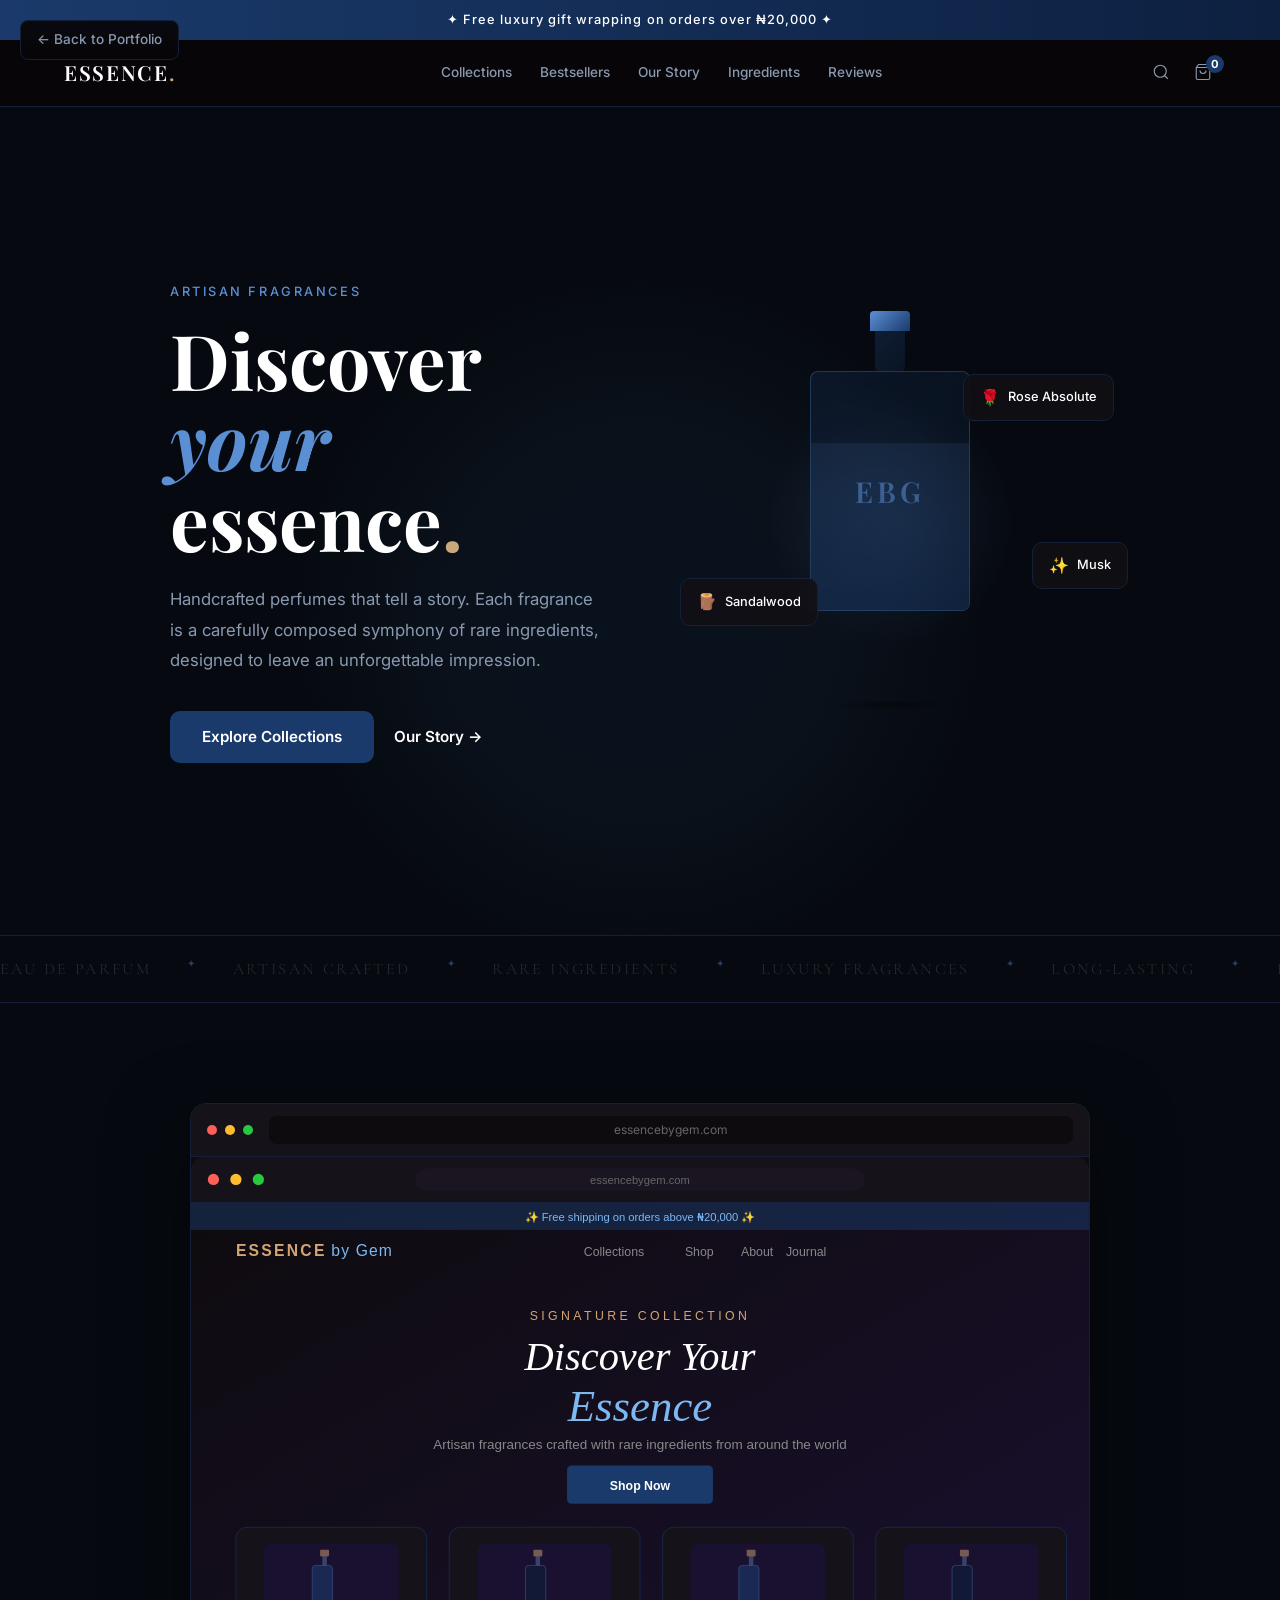
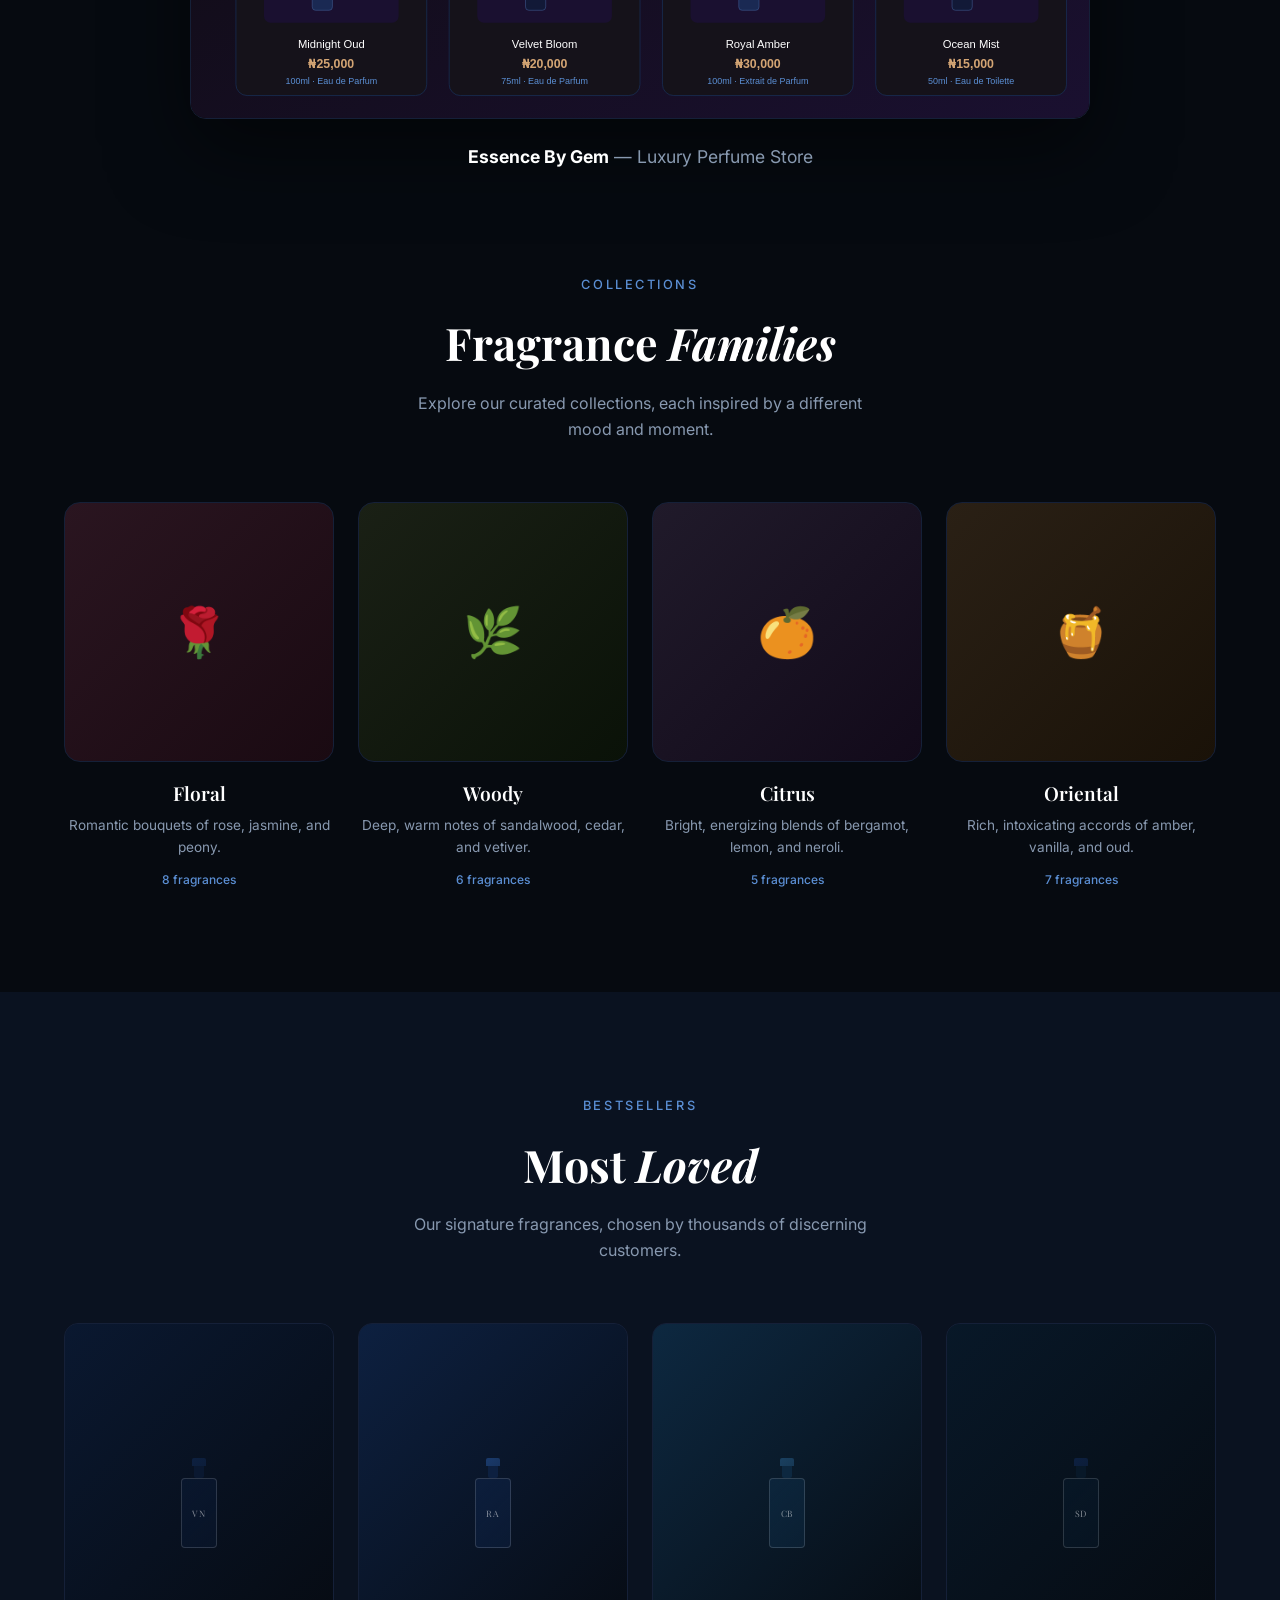
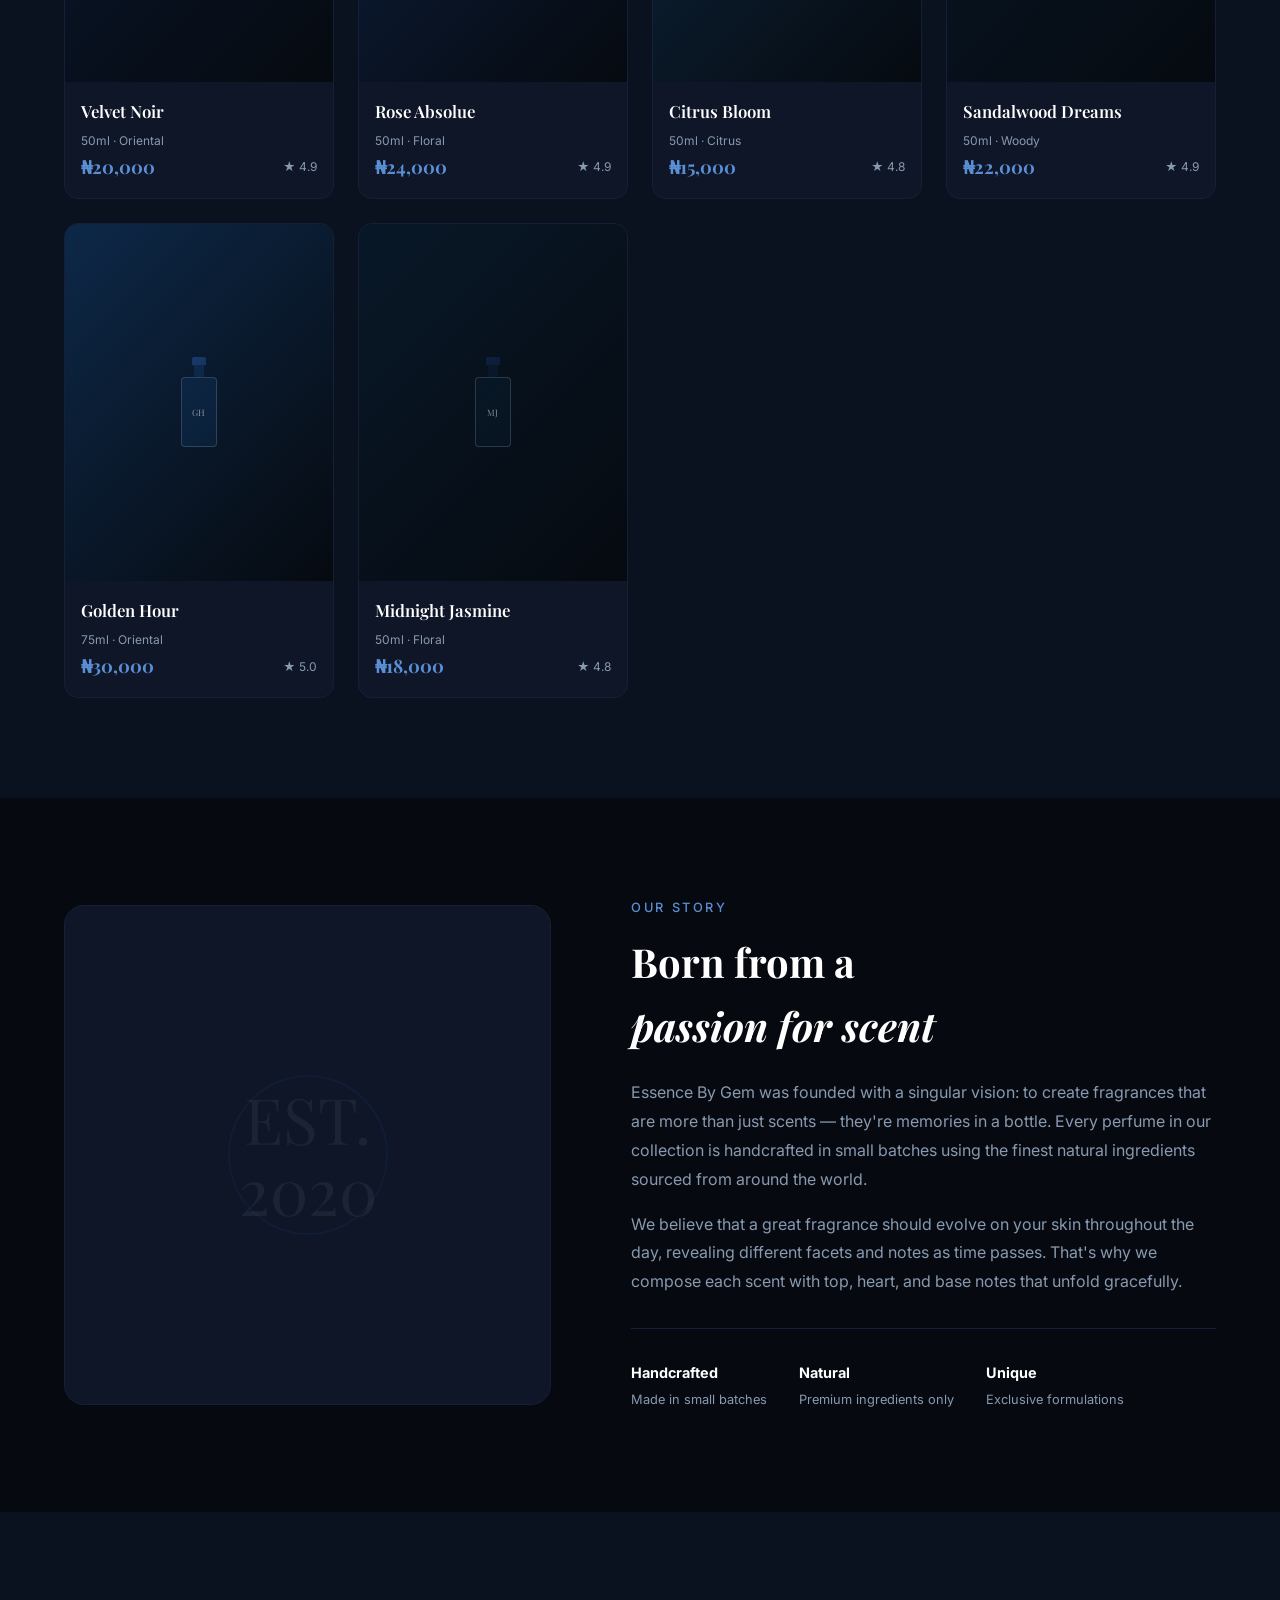
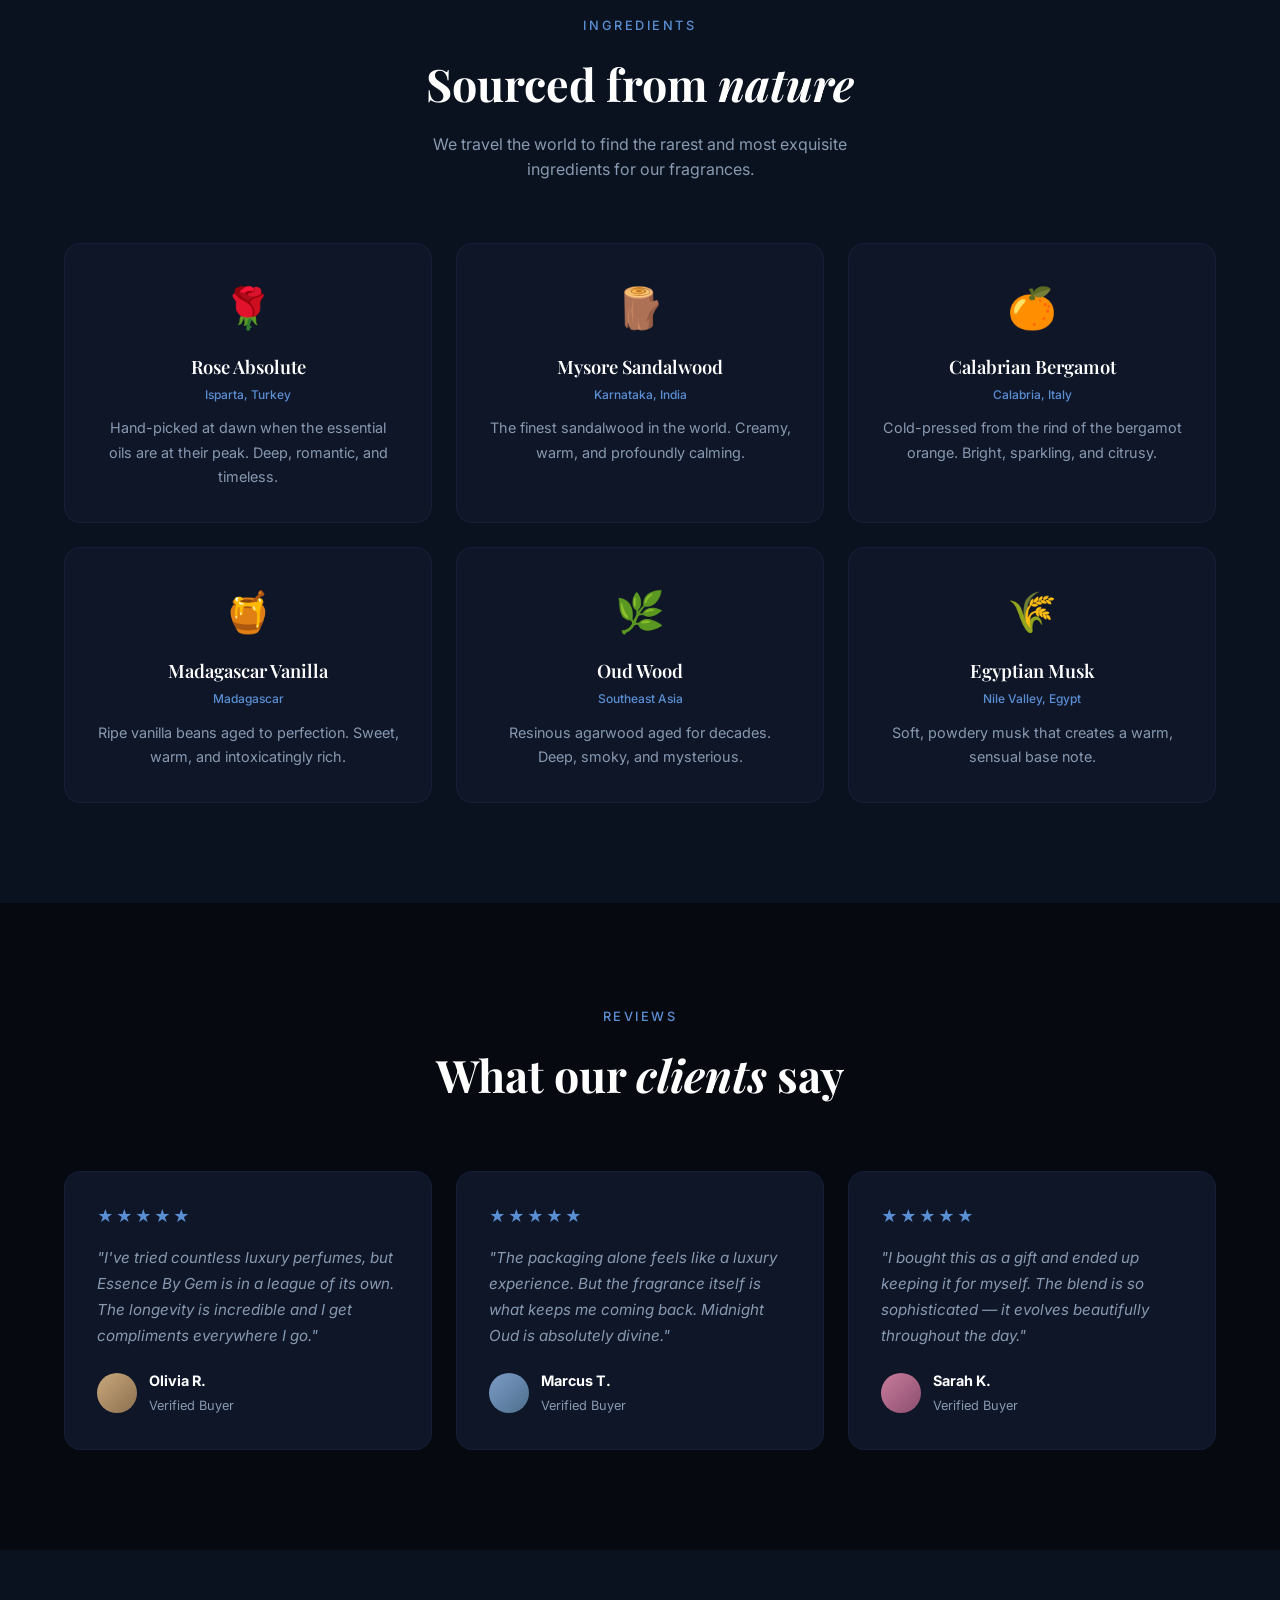
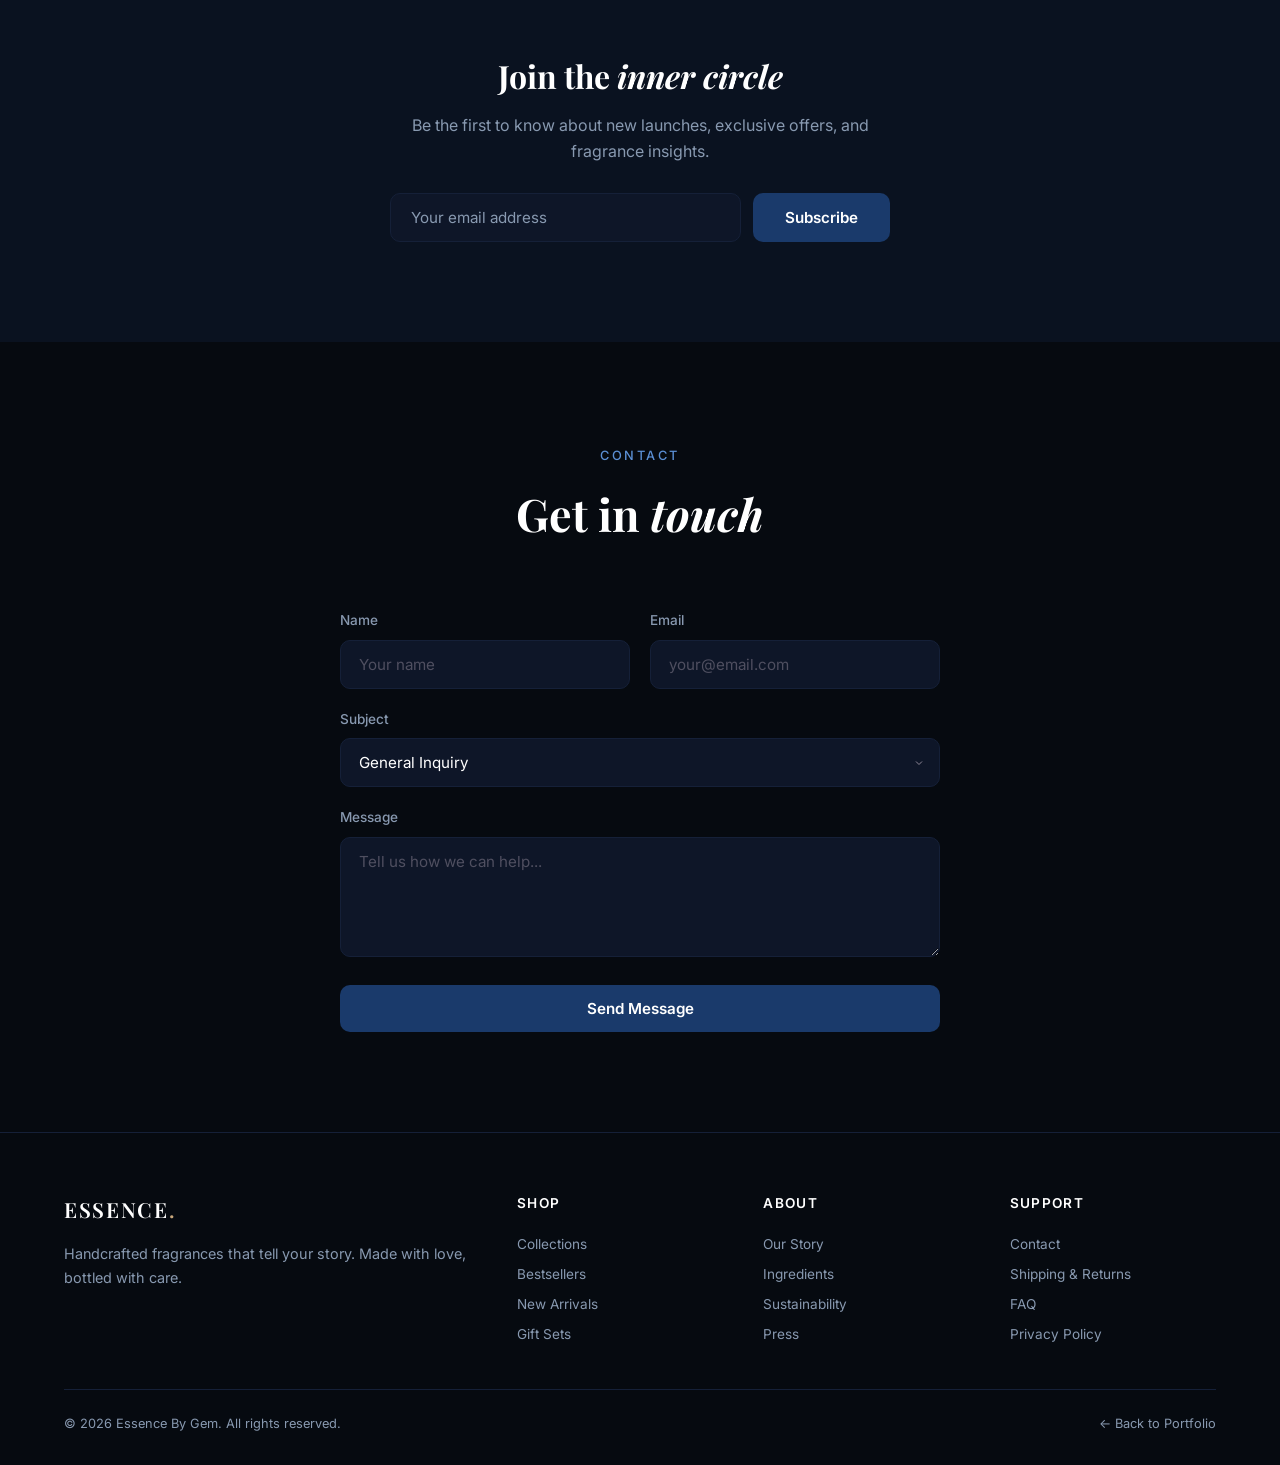
<file: projects/essence-by-gem/index.html>
<!DOCTYPE html>
<html lang="en">
<head>
    <meta charset="UTF-8">
    <meta name="viewport" content="width=device-width, initial-scale=1.0">
    <meta name="description" content="Essence By Gem — Premium artisan fragrances crafted for the modern connoisseur">
    <title>Essence By Gem — Premium Fragrances</title>
    <link rel="preconnect" href="https://fonts.googleapis.com">
    <link rel="preconnect" href="https://fonts.gstatic.com" crossorigin>
    <link href="https://fonts.googleapis.com/css2?family=Inter:wght@300;400;500;600;700&family=Playfair+Display:ital,wght@0,400;0,500;0,600;0,700;1,400;1,500&family=Cormorant+Garamond:ital,wght@0,300;0,400;0,500;0,600;1,300;1,400&display=swap" rel="stylesheet">
    <link rel="stylesheet" href="css/style.css">
    <link rel="icon" href="data:image/svg+xml,<svg xmlns='http://www.w3.org/2000/svg' viewBox='0 0 100 100'><text y='.9em' font-size='90'>🧴</text></svg>">
</head>
<body>

    <a href="../../index.html" class="back-link">← Back to Portfolio</a>

    <!-- Announcement Bar -->
    <div class="announcement-bar">
        <span>✦ Free luxury gift wrapping on orders over ₦20,000 ✦</span>
    </div>

    <!-- Navigation -->
    <header class="nav" id="nav">
        <div class="container">
            <nav class="nav-inner">
                <button class="nav-menu-btn" id="menuBtn" aria-label="Menu">
                    <svg width="22" height="22" viewBox="0 0 24 24" fill="none" stroke="currentColor" stroke-width="1.5"><path d="M3 12h18M3 6h18M3 18h18"/></svg>
                </button>
                <a href="#" class="logo">ESSENCE<span class="logo-dot">.</span></a>
                <div class="nav-links" id="navLinks">
                    <a href="#collections">Collections</a>
                    <a href="#bestsellers">Bestsellers</a>
                    <a href="#story">Our Story</a>
                    <a href="#ingredients">Ingredients</a>
                    <a href="#reviews">Reviews</a>
                </div>
                <div class="nav-actions">
                    <button class="nav-icon" id="searchBtn" aria-label="Search">
                        <svg width="18" height="18" viewBox="0 0 24 24" fill="none" stroke="currentColor" stroke-width="1.5"><circle cx="11" cy="11" r="8"/><path d="m21 21-4.35-4.35"/></svg>
                    </button>
                    <button class="nav-icon" id="cartBtn" aria-label="Cart">
                        <svg width="18" height="18" viewBox="0 0 24 24" fill="none" stroke="currentColor" stroke-width="1.5"><path d="M6 2L3 6v14a2 2 0 0 0 2 2h14a2 2 0 0 0 2-2V6l-3-4zM3 6h18M16 10a4 4 0 0 1-8 0"/></svg>
                        <span class="badge" id="cartCount">0</span>
                    </button>
                </div>
            </nav>
        </div>
    </header>

    <!-- Mobile Menu -->
    <div class="mobile-menu" id="mobileMenu">
        <div class="mobile-overlay" id="menuOverlay"></div>
        <div class="mobile-panel">
            <div class="mobile-panel-header">
                <span class="logo">ESSENCE<span class="logo-dot">.</span></span>
                <button class="close-btn" id="closeMenu" aria-label="Close menu">
                    <svg width="22" height="22" viewBox="0 0 24 24" fill="none" stroke="currentColor" stroke-width="1.5"><path d="M18 6L6 18M6 6l12 12"/></svg>
                </button>
            </div>
            <nav class="mobile-nav">
                <a href="#collections">Collections</a>
                <a href="#bestsellers">Bestsellers</a>
                <a href="#story">Our Story</a>
                <a href="#ingredients">Ingredients</a>
                <a href="#reviews">Reviews</a>
                <a href="#contact">Contact</a>
            </nav>
        </div>
    </div>

    <!-- Search Overlay -->
    <div class="search-overlay" id="searchOverlay">
        <div class="search-inner">
            <input type="text" class="search-input" placeholder="Search fragrances..." id="searchInput" autocomplete="off">
            <button class="search-close" id="searchClose" aria-label="Close search">
                <svg width="22" height="22" viewBox="0 0 24 24" fill="none" stroke="currentColor" stroke-width="1.5"><path d="M18 6L6 18M6 6l12 12"/></svg>
            </button>
        </div>
    </div>

    <main>

        <!-- Hero -->
        <section class="hero">
            <div class="hero-bg">
                <div class="hero-gradient"></div>
                <div class="hero-particles" id="heroParticles"></div>
            </div>
            <div class="container">
                <div class="hero-content">
                    <span class="hero-label reveal-up">Artisan Fragrances</span>
                    <h1 class="reveal-up">
                        <span class="hero-line">Discover</span>
                        <span class="hero-line hero-italic">your</span>
                        <span class="hero-line">essence<span class="accent-dot">.</span></span>
                    </h1>
                    <p class="hero-desc reveal-up">
                        Handcrafted perfumes that tell a story. Each fragrance is a carefully composed symphony of rare ingredients, designed to leave an unforgettable impression.
                    </p>
                    <div class="hero-btns reveal-up">
                        <a href="#collections" class="btn-primary">Explore Collections</a>
                        <a href="#story" class="btn-text">Our Story →</a>
                    </div>
                </div>
                <!-- Floating Bottle Visual -->
                <div class="hero-visual">
                    <div class="bottle-display">
                        <div class="bottle">
                            <div class="bottle-cap"></div>
                            <div class="bottle-neck"></div>
                            <div class="bottle-body">
                                <div class="bottle-label">EBG</div>
                                <div class="bottle-liquid"></div>
                            </div>
                        </div>
                        <div class="bottle-glow"></div>
                        <div class="bottle-shadow"></div>
                        <div class="float-tag float-tag-1">
                            <span class="tag-icon">🌹</span>
                            <span>Rose Absolute</span>
                        </div>
                        <div class="float-tag float-tag-2">
                            <span class="tag-icon">🪵</span>
                            <span>Sandalwood</span>
                        </div>
                        <div class="float-tag float-tag-3">
                            <span class="tag-icon">✨</span>
                            <span>Musk</span>
                        </div>
                    </div>
                </div>
            </div>
        </section>

        <!-- Marquee -->
        <div class="marquee">
            <div class="marquee-inner">
                <span>EAU DE PARFUM</span>
                <span class="m-dot">✦</span>
                <span>ARTISAN CRAFTED</span>
                <span class="m-dot">✦</span>
                <span>RARE INGREDIENTS</span>
                <span class="m-dot">✦</span>
                <span>LUXURY FRAGRANCES</span>
                <span class="m-dot">✦</span>
                <span>LONG-LASTING</span>
                <span class="m-dot">✦</span>
                <span>EAU DE PARFUM</span>
                <span class="m-dot">✦</span>
                <span>ARTISAN CRAFTED</span>
                <span class="m-dot">✦</span>
                <span>RARE INGREDIENTS</span>
                <span class="m-dot">✦</span>
                <span>LUXURY FRAGRANCES</span>
                <span class="m-dot">✦</span>
                <span>LONG-LASTING</span>
                <span class="m-dot">✦</span>
            </div>
        </div>

        <!-- Project Preview -->
        <section class="project-preview-section">
            <div class="container">
                <div class="preview-browser">
                    <div class="preview-chrome">
                        <div class="preview-dot r"></div>
                        <div class="preview-dot y"></div>
                        <div class="preview-dot g"></div>
                        <div class="preview-url">essencebygem.com</div>
                    </div>
                    <img src="../../assets/images/essence-by-gem-preview.svg" alt="Essence By Gem Perfume Store" class="preview-img">
                </div>
                <p class="preview-label"><strong>Essence By Gem</strong> — Luxury Perfume Store</p>
            </div>
        </section>

        <!-- Collections -->
        <section class="section" id="collections">
            <div class="container">
                <div class="section-header">
                    <span class="section-tag">Collections</span>
                    <h2>Fragrance <em>Families</em></h2>
                    <p>Explore our curated collections, each inspired by a different mood and moment.</p>
                </div>
                <div class="collections-grid">
                    <div class="collection-card">
                        <div class="collection-visual" style="background:linear-gradient(135deg,#2a1520,#1a0a12)">
                            <div class="collection-icon">🌹</div>
                        </div>
                        <h3>Floral</h3>
                        <p>Romantic bouquets of rose, jasmine, and peony.</p>
                        <span class="collection-count">8 fragrances</span>
                    </div>
                    <div class="collection-card">
                        <div class="collection-visual" style="background:linear-gradient(135deg,#1a2015,#0a1208)">
                            <div class="collection-icon">🌿</div>
                        </div>
                        <h3>Woody</h3>
                        <p>Deep, warm notes of sandalwood, cedar, and vetiver.</p>
                        <span class="collection-count">6 fragrances</span>
                    </div>
                    <div class="collection-card">
                        <div class="collection-visual" style="background:linear-gradient(135deg,#201a2a,#120a1a)">
                            <div class="collection-icon">🍊</div>
                        </div>
                        <h3>Citrus</h3>
                        <p>Bright, energizing blends of bergamot, lemon, and neroli.</p>
                        <span class="collection-count">5 fragrances</span>
                    </div>
                    <div class="collection-card">
                        <div class="collection-visual" style="background:linear-gradient(135deg,#2a2015,#1a1208)">
                            <div class="collection-icon">🍯</div>
                        </div>
                        <h3>Oriental</h3>
                        <p>Rich, intoxicating accords of amber, vanilla, and oud.</p>
                        <span class="collection-count">7 fragrances</span>
                    </div>
                </div>
            </div>
        </section>

        <!-- Bestsellers -->
        <section class="section section-alt" id="bestsellers">
            <div class="container">
                <div class="section-header">
                    <span class="section-tag">Bestsellers</span>
                    <h2>Most <em>Loved</em></h2>
                    <p>Our signature fragrances, chosen by thousands of discerning customers.</p>
                </div>
                <div class="products-grid" id="productsGrid">
                    <!-- Injected by JS -->
                </div>
            </div>
        </section>

        <!-- Story -->
        <section class="section" id="story">
            <div class="container">
                <div class="story-grid">
                    <div class="story-visual">
                        <div class="story-img-placeholder">
                            <div class="story-pattern"></div>
                            <div class="story-text-overlay">EST.<br>2020</div>
                        </div>
                    </div>
                    <div class="story-content">
                        <span class="section-tag">Our Story</span>
                        <h2>Born from a<br><em>passion for scent</em></h2>
                        <p>Essence By Gem was founded with a singular vision: to create fragrances that are more than just scents — they're memories in a bottle. Every perfume in our collection is handcrafted in small batches using the finest natural ingredients sourced from around the world.</p>
                        <p>We believe that a great fragrance should evolve on your skin throughout the day, revealing different facets and notes as time passes. That's why we compose each scent with top, heart, and base notes that unfold gracefully.</p>
                        <div class="story-values">
                            <div class="story-value">
                                <strong>Handcrafted</strong>
                                <span>Made in small batches</span>
                            </div>
                            <div class="story-value">
                                <strong>Natural</strong>
                                <span>Premium ingredients only</span>
                            </div>
                            <div class="story-value">
                                <strong>Unique</strong>
                                <span>Exclusive formulations</span>
                            </div>
                        </div>
                    </div>
                </div>
            </div>
        </section>

        <!-- Ingredients -->
        <section class="section section-alt" id="ingredients">
            <div class="container">
                <div class="section-header">
                    <span class="section-tag">Ingredients</span>
                    <h2>Sourced from <em>nature</em></h2>
                    <p>We travel the world to find the rarest and most exquisite ingredients for our fragrances.</p>
                </div>
                <div class="ingredients-grid">
                    <div class="ingredient-card">
                        <div class="ingredient-icon">🌹</div>
                        <h3>Rose Absolute</h3>
                        <span class="ingredient-origin">Isparta, Turkey</span>
                        <p>Hand-picked at dawn when the essential oils are at their peak. Deep, romantic, and timeless.</p>
                    </div>
                    <div class="ingredient-card">
                        <div class="ingredient-icon">🪵</div>
                        <h3>Mysore Sandalwood</h3>
                        <span class="ingredient-origin">Karnataka, India</span>
                        <p>The finest sandalwood in the world. Creamy, warm, and profoundly calming.</p>
                    </div>
                    <div class="ingredient-card">
                        <div class="ingredient-icon">🍊</div>
                        <h3>Calabrian Bergamot</h3>
                        <span class="ingredient-origin">Calabria, Italy</span>
                        <p>Cold-pressed from the rind of the bergamot orange. Bright, sparkling, and citrusy.</p>
                    </div>
                    <div class="ingredient-card">
                        <div class="ingredient-icon">🍯</div>
                        <h3>Madagascar Vanilla</h3>
                        <span class="ingredient-origin">Madagascar</span>
                        <p>Ripe vanilla beans aged to perfection. Sweet, warm, and intoxicatingly rich.</p>
                    </div>
                    <div class="ingredient-card">
                        <div class="ingredient-icon">🌿</div>
                        <h3>Oud Wood</h3>
                        <span class="ingredient-origin">Southeast Asia</span>
                        <p>Resinous agarwood aged for decades. Deep, smoky, and mysterious.</p>
                    </div>
                    <div class="ingredient-card">
                        <div class="ingredient-icon">🌾</div>
                        <h3>Egyptian Musk</h3>
                        <span class="ingredient-origin">Nile Valley, Egypt</span>
                        <p>Soft, powdery musk that creates a warm, sensual base note.</p>
                    </div>
                </div>
            </div>
        </section>

        <!-- Reviews -->
        <section class="section" id="reviews">
            <div class="container">
                <div class="section-header">
                    <span class="section-tag">Reviews</span>
                    <h2>What our <em>clients</em> say</h2>
                </div>
                <div class="reviews-grid">
                    <div class="review-card">
                        <div class="stars">★★★★★</div>
                        <p>"I've tried countless luxury perfumes, but Essence By Gem is in a league of its own. The longevity is incredible and I get compliments everywhere I go."</p>
                        <div class="review-author">
                            <div class="author-avatar" style="background:linear-gradient(135deg,#c9a87c,#8b6f4e)"></div>
                            <div><strong>Olivia R.</strong><span>Verified Buyer</span></div>
                        </div>
                    </div>
                    <div class="review-card">
                        <div class="stars">★★★★★</div>
                        <p>"The packaging alone feels like a luxury experience. But the fragrance itself is what keeps me coming back. Midnight Oud is absolutely divine."</p>
                        <div class="review-author">
                            <div class="author-avatar" style="background:linear-gradient(135deg,#7c9cc9,#4e6f8b)"></div>
                            <div><strong>Marcus T.</strong><span>Verified Buyer</span></div>
                        </div>
                    </div>
                    <div class="review-card">
                        <div class="stars">★★★★★</div>
                        <p>"I bought this as a gift and ended up keeping it for myself. The blend is so sophisticated — it evolves beautifully throughout the day."</p>
                        <div class="review-author">
                            <div class="author-avatar" style="background:linear-gradient(135deg,#c97c9c,#8b4e6f)"></div>
                            <div><strong>Sarah K.</strong><span>Verified Buyer</span></div>
                        </div>
                    </div>
                </div>
            </div>
        </section>

        <!-- Newsletter -->
        <section class="section section-alt">
            <div class="container">
                <div class="newsletter">
                    <h2>Join the <em>inner circle</em></h2>
                    <p>Be the first to know about new launches, exclusive offers, and fragrance insights.</p>
                    <form class="newsletter-form" id="newsletterForm">
                        <input type="email" placeholder="Your email address" required>
                        <button type="submit" class="btn-primary">Subscribe</button>
                    </form>
                </div>
            </div>
        </section>

        <!-- Contact -->
        <section class="section" id="contact">
            <div class="container">
                <div class="section-header">
                    <span class="section-tag">Contact</span>
                    <h2>Get in <em>touch</em></h2>
                </div>
                <div class="contact-wrap">
                    <form class="contact-form" id="contactForm">
                        <div class="form-row">
                            <div class="form-group">
                                <label>Name</label>
                                <input type="text" placeholder="Your name" required>
                            </div>
                            <div class="form-group">
                                <label>Email</label>
                                <input type="email" placeholder="your@email.com" required>
                            </div>
                        </div>
                        <div class="form-group">
                            <label>Subject</label>
                            <select>
                                <option>General Inquiry</option>
                                <option>Wholesale</option>
                                <option>Press & Media</option>
                                <option>Custom Fragrance</option>
                            </select>
                        </div>
                        <div class="form-group">
                            <label>Message</label>
                            <textarea placeholder="Tell us how we can help..." rows="4" required></textarea>
                        </div>
                        <button type="submit" class="btn-primary" style="width:100%;justify-content:center">Send Message</button>
                    </form>
                </div>
            </div>
        </section>

    </main>

    <footer class="footer">
        <div class="container">
            <div class="footer-grid">
                <div class="footer-brand">
                    <span class="logo">ESSENCE<span class="logo-dot">.</span></span>
                    <p>Handcrafted fragrances that tell your story. Made with love, bottled with care.</p>
                </div>
                <div class="footer-col">
                    <h4>Shop</h4>
                    <a href="#collections">Collections</a>
                    <a href="#bestsellers">Bestsellers</a>
                    <a href="#collections">New Arrivals</a>
                    <a href="#collections">Gift Sets</a>
                </div>
                <div class="footer-col">
                    <h4>About</h4>
                    <a href="#story">Our Story</a>
                    <a href="#ingredients">Ingredients</a>
                    <a href="#story">Sustainability</a>
                    <a href="#contact">Press</a>
                </div>
                <div class="footer-col">
                    <h4>Support</h4>
                    <a href="#contact">Contact</a>
                    <a href="#contact">Shipping & Returns</a>
                    <a href="#contact">FAQ</a>
                    <a href="#contact">Privacy Policy</a>
                </div>
            </div>
            <div class="footer-bottom">
                <p>&copy; 2026 Essence By Gem. All rights reserved.</p>
                <a href="../../index.html" class="back-portfolio">← Back to Portfolio</a>
            </div>
        </div>
    </footer>

    <!-- Product Quick View Modal -->
    <div class="modal" id="productModal">
        <div class="modal-backdrop"></div>
        <div class="modal-content">
            <button class="modal-close" id="modalClose" aria-label="Close">
                <svg width="22" height="22" viewBox="0 0 24 24" fill="none" stroke="currentColor" stroke-width="1.5"><path d="M18 6L6 18M6 6l12 12"/></svg>
            </button>
            <div class="modal-body" id="modalBody"></div>
        </div>
    </div>

    <script src="js/script.js"></script>
</body>
</html>
</file>
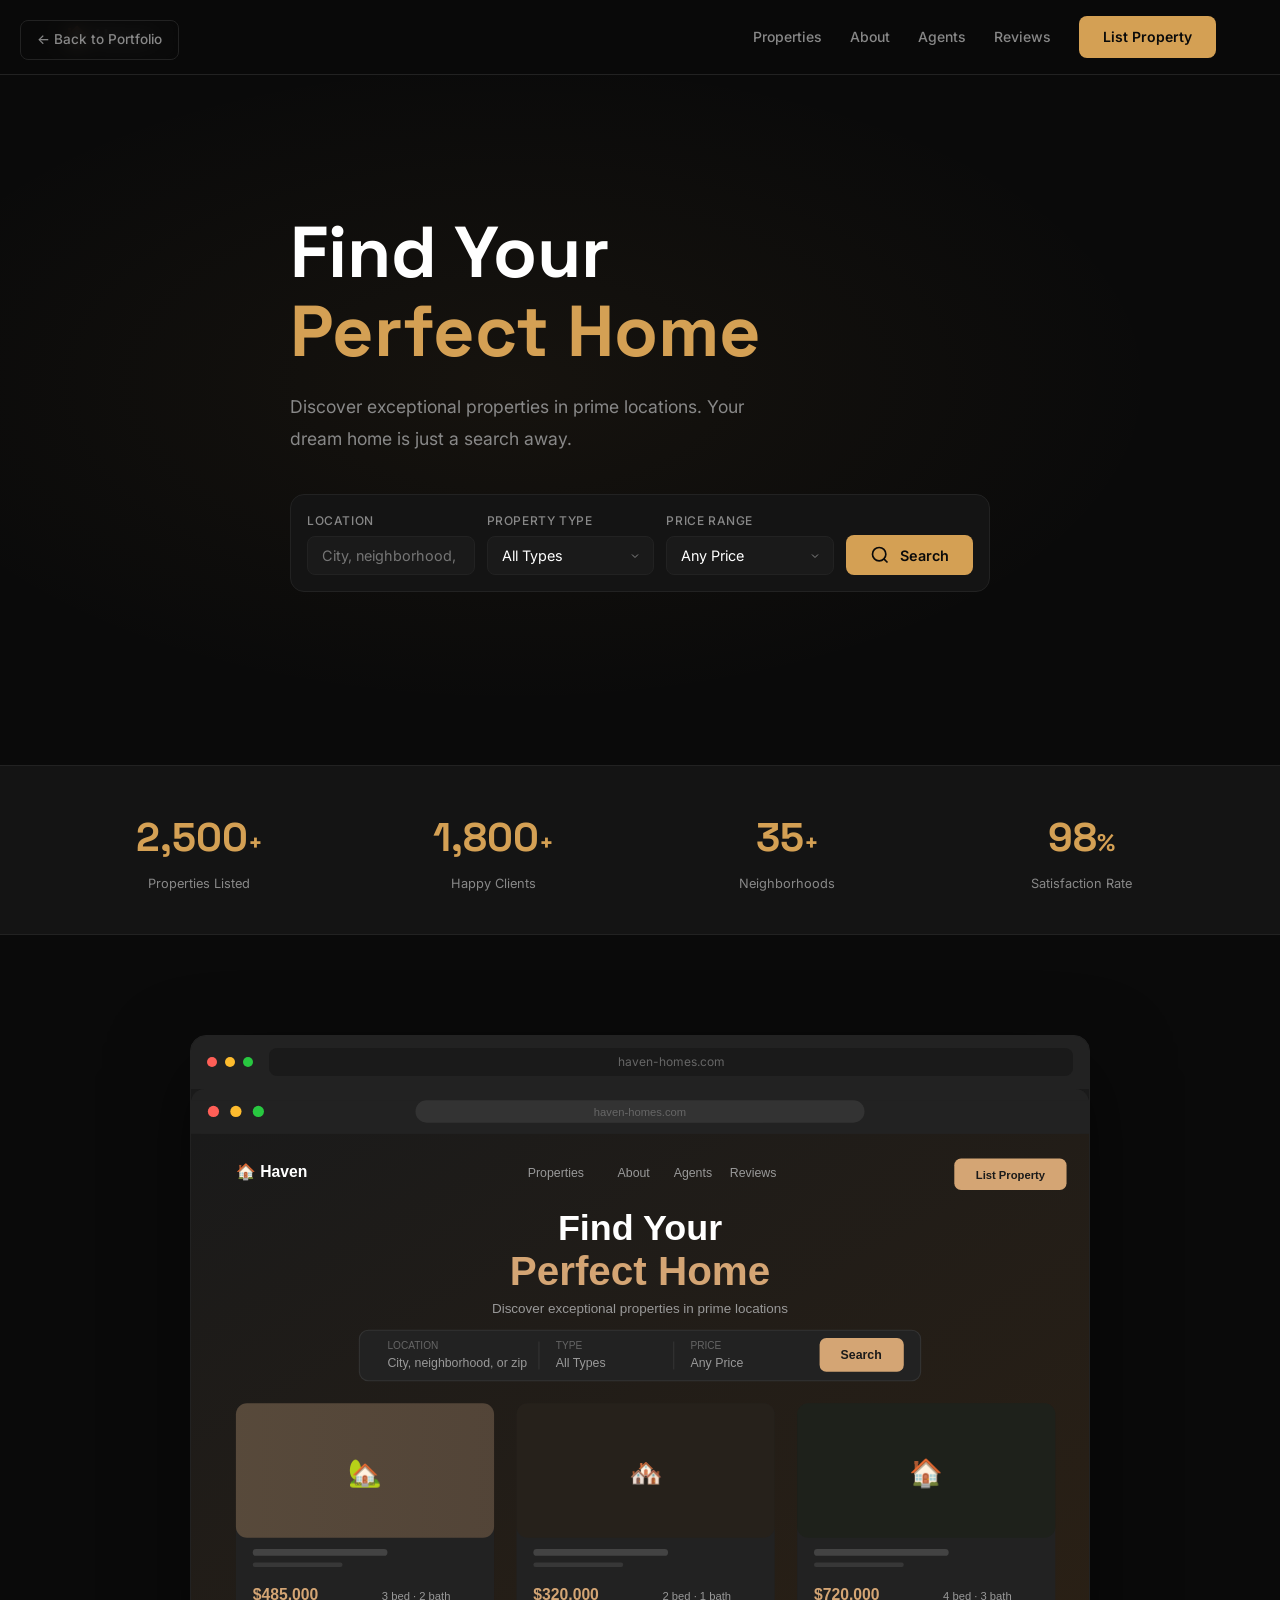
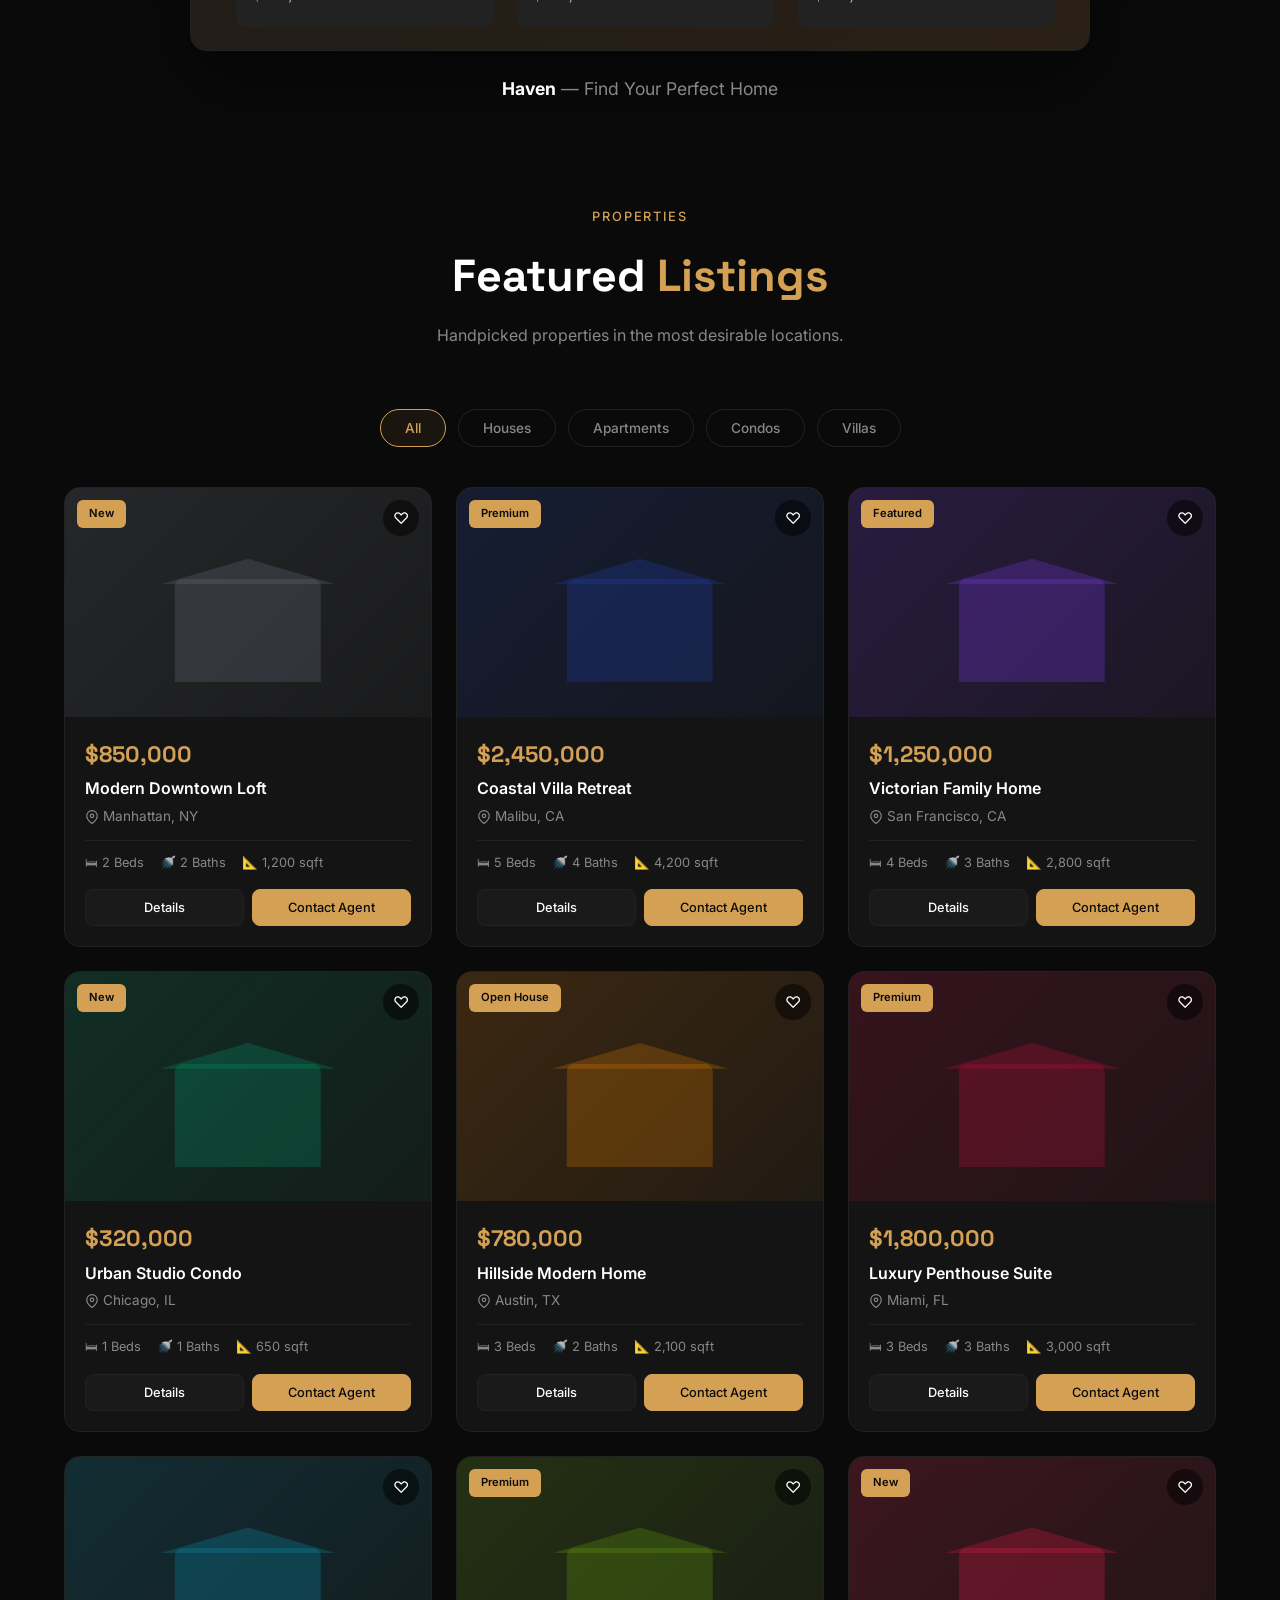
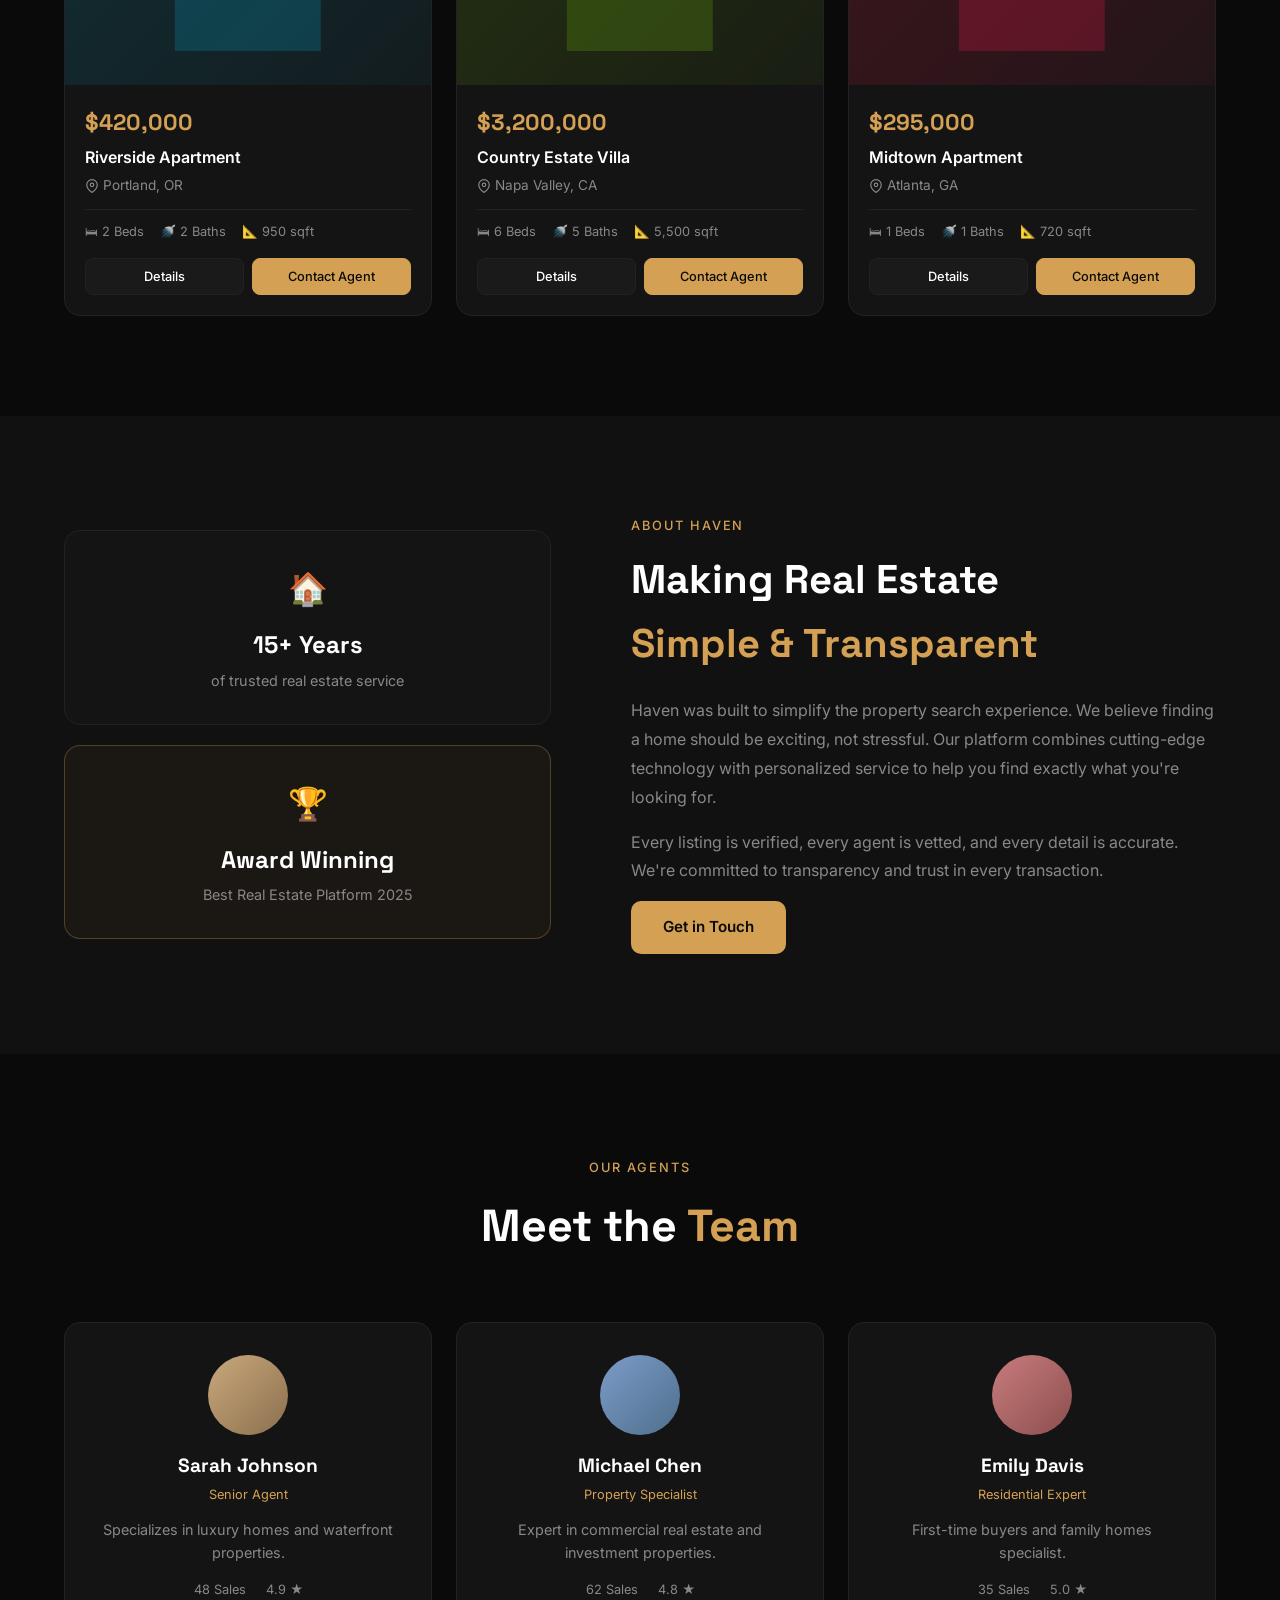
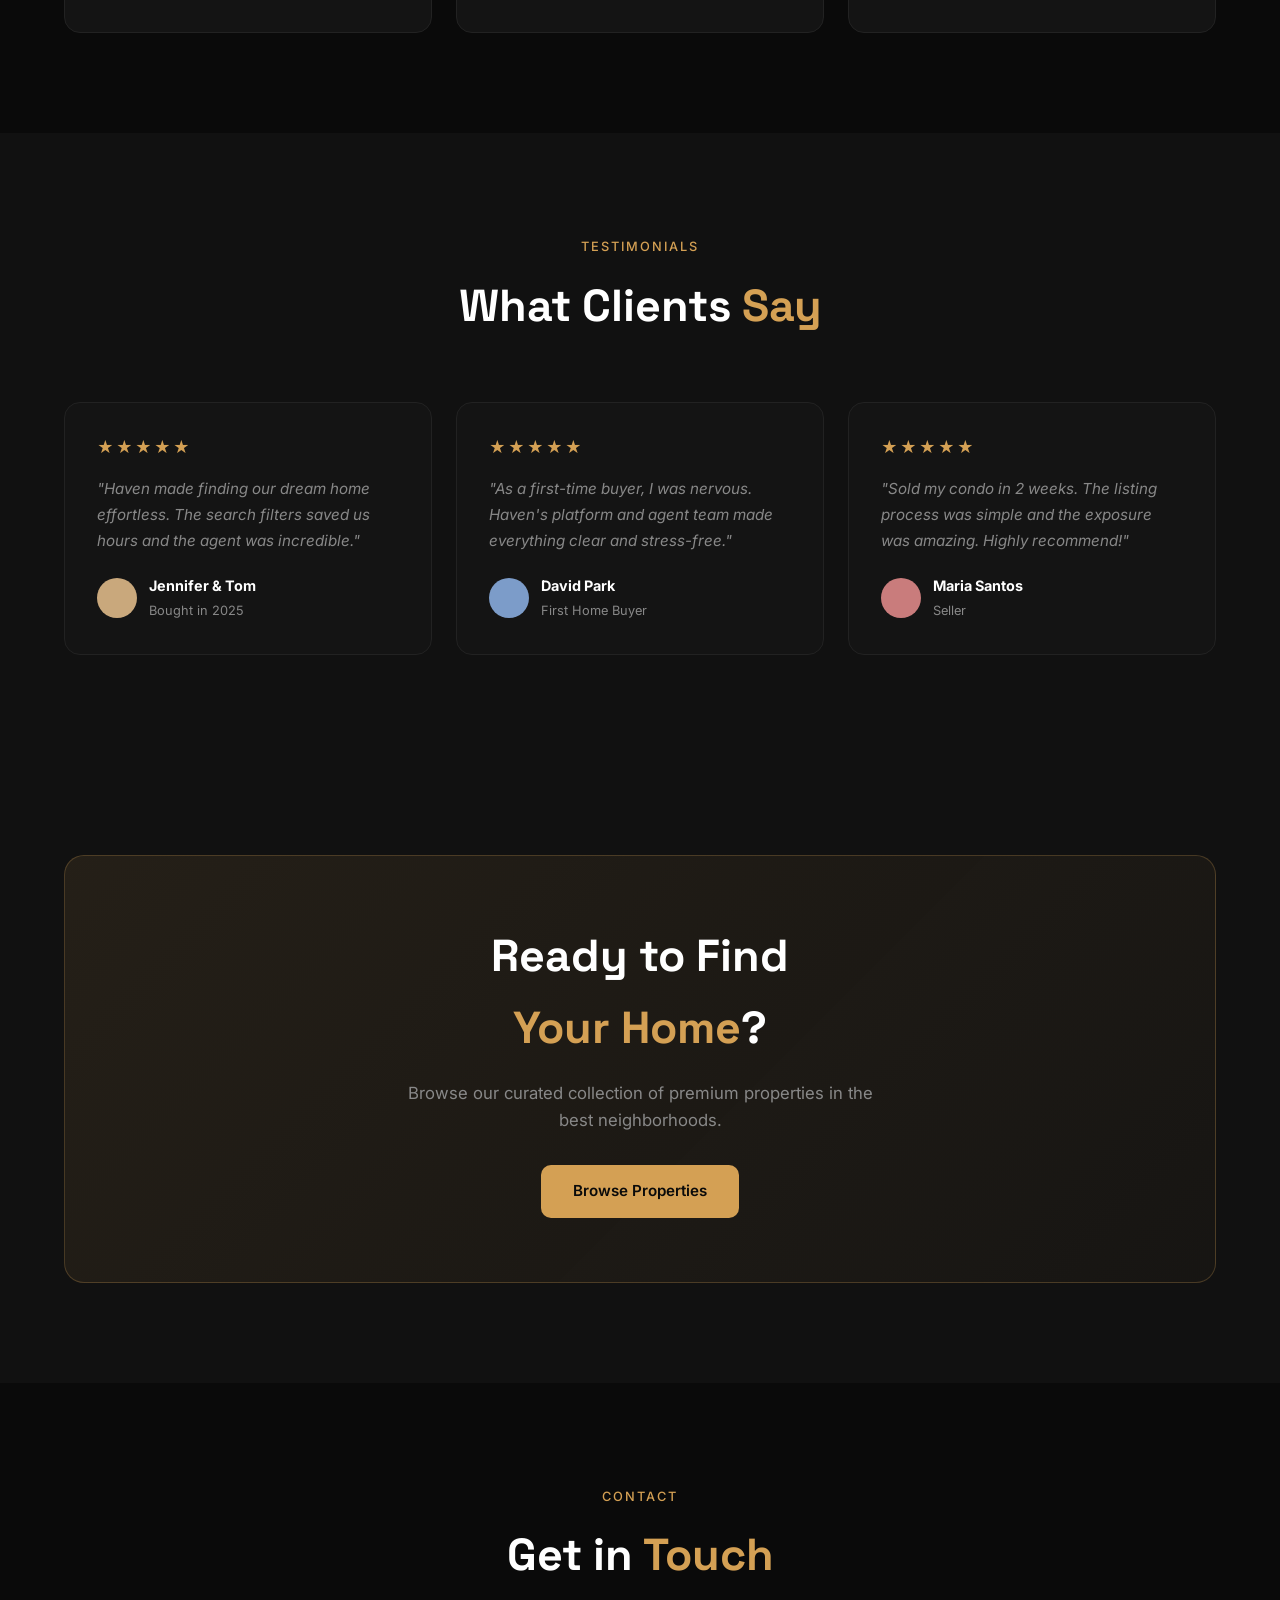
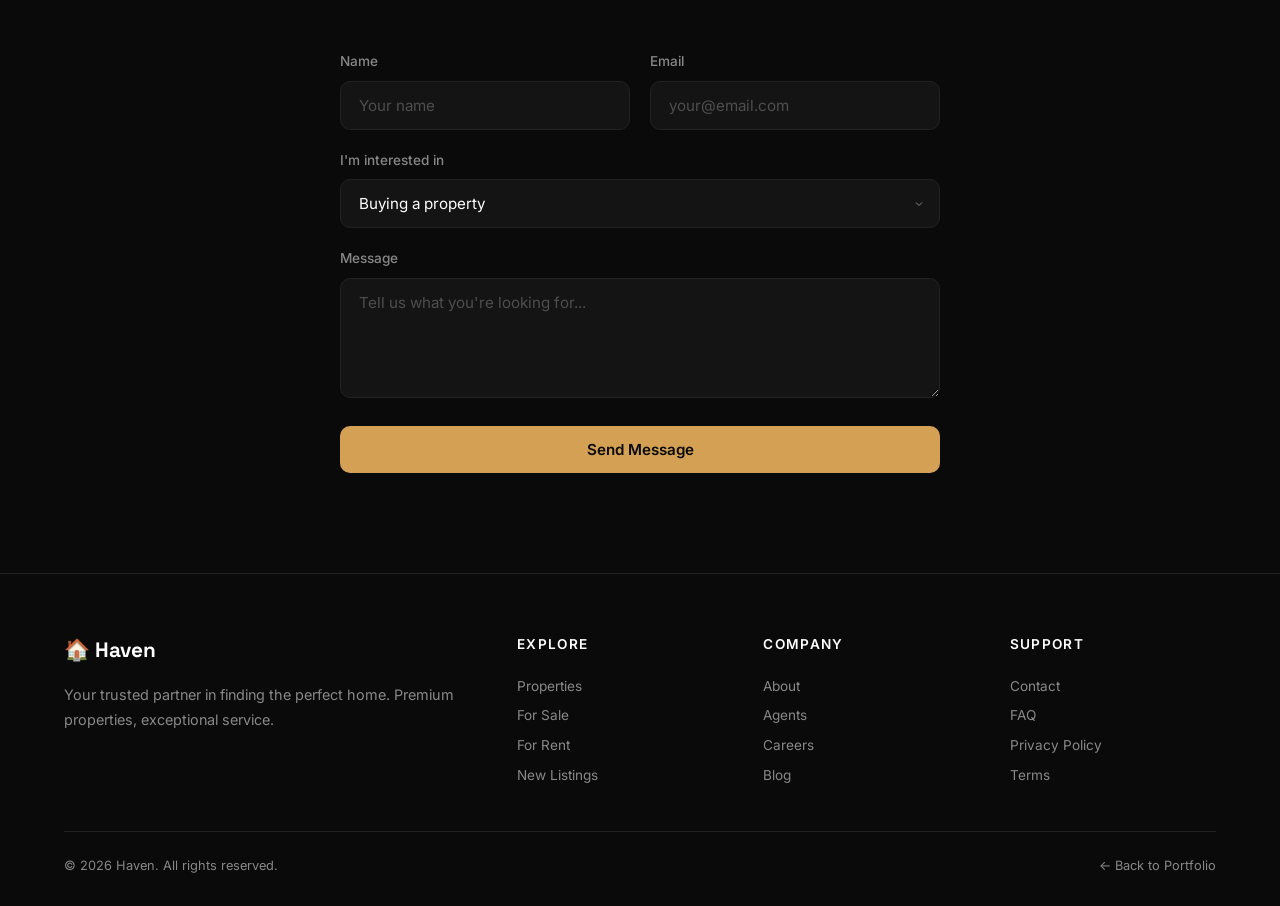
<file: projects/haven/index.html>
<!DOCTYPE html>
<html lang="en">
<head>
    <meta charset="UTF-8">
    <meta name="viewport" content="width=device-width, initial-scale=1.0">
    <meta name="description" content="Haven — Modern property discovery and real estate platform">
    <title>Haven — Find Your Perfect Home</title>
    <link rel="preconnect" href="https://fonts.googleapis.com">
    <link rel="preconnect" href="https://fonts.gstatic.com" crossorigin>
    <link href="https://fonts.googleapis.com/css2?family=Inter:wght@300;400;500;600;700;800&family=Space+Grotesk:wght@400;500;600;700&display=swap" rel="stylesheet">
    <link rel="stylesheet" href="css/style.css">
    <link rel="icon" href="data:image/svg+xml,<svg xmlns='http://www.w3.org/2000/svg' viewBox='0 0 100 100'><text y='.9em' font-size='90'>🏠</text></svg>">
</head>
<body>

    <a href="../../index.html" class="back-link">← Back to Portfolio</a>

    <!-- Navigation -->
    <header class="nav">
        <div class="container">
            <nav class="nav-inner">
                <a href="#" class="logo">🏠 Haven</a>
                <div class="nav-links" id="navLinks">
                    <a href="#properties">Properties</a>
                    <a href="#about">About</a>
                    <a href="#agents">Agents</a>
                    <a href="#testimonials">Reviews</a>
                    <a href="#contact" class="btn-nav">List Property</a>
                </div>
                <button class="hamburger" id="hamburger" aria-label="Toggle menu">
                    <span></span><span></span><span></span>
                </button>
            </nav>
        </div>
    </header>

    <div class="mobile-menu" id="mobileMenu">
        <div class="mobile-overlay" id="mobileOverlay"></div>
        <div class="mobile-panel">
            <a href="#properties">Properties</a>
            <a href="#about">About</a>
            <a href="#agents">Agents</a>
            <a href="#testimonials">Reviews</a>
            <a href="#contact" class="btn-primary" style="text-align:center;margin-top:16px">List Property</a>
        </div>
    </div>

    <main>

        <!-- Hero -->
        <section class="hero">
            <div class="hero-bg"></div>
            <div class="container">
                <div class="hero-content">
                    <h1>Find Your<br><span class="text-accent">Perfect Home</span></h1>
                    <p>Discover exceptional properties in prime locations. Your dream home is just a search away.</p>
                    <!-- Search Box -->
                    <div class="search-box">
                        <div class="search-field">
                            <label>Location</label>
                            <input type="text" placeholder="City, neighborhood, or zip" id="searchLocation">
                        </div>
                        <div class="search-field">
                            <label>Property Type</label>
                            <select id="searchType">
                                <option value="">All Types</option>
                                <option value="house">House</option>
                                <option value="apartment">Apartment</option>
                                <option value="condo">Condo</option>
                                <option value="villa">Villa</option>
                            </select>
                        </div>
                        <div class="search-field">
                            <label>Price Range</label>
                            <select id="searchPrice">
                                <option value="">Any Price</option>
                                <option value="500000">Under $500K</option>
                                <option value="1000000">Under $1M</option>
                                <option value="2000000">Under $2M</option>
                                <option value="999999999">$2M+</option>
                            </select>
                        </div>
                        <button class="btn-primary search-btn" id="searchBtn">
                            <svg width="20" height="20" viewBox="0 0 24 24" fill="none" stroke="currentColor" stroke-width="2"><circle cx="11" cy="11" r="8"/><path d="m21 21-4.35-4.35"/></svg>
                            Search
                        </button>
                    </div>
                </div>
            </div>
        </section>

        <!-- Stats Bar -->
        <section class="stats-bar">
            <div class="container">
                <div class="stats-row">
                    <div class="stat"><span class="stat-num" data-target="2500">0</span><span class="stat-plus">+</span><span class="stat-label">Properties Listed</span></div>
                    <div class="stat"><span class="stat-num" data-target="1800">0</span><span class="stat-plus">+</span><span class="stat-label">Happy Clients</span></div>
                    <div class="stat"><span class="stat-num" data-target="35">0</span><span class="stat-plus">+</span><span class="stat-label">Neighborhoods</span></div>
                    <div class="stat"><span class="stat-num" data-target="98">0</span><span class="stat-plus">%</span><span class="stat-label">Satisfaction Rate</span></div>
                </div>
            </div>
        </section>

        <!-- Project Preview -->
        <section class="project-preview-section">
            <div class="container">
                <div class="preview-browser">
                    <div class="preview-chrome">
                        <div class="preview-dot r"></div>
                        <div class="preview-dot y"></div>
                        <div class="preview-dot g"></div>
                        <div class="preview-url">haven-homes.com</div>
                    </div>
                    <img src="../../assets/images/haven-preview.svg" alt="Haven Real Estate" class="preview-img">
                </div>
                <p class="preview-label"><strong>Haven</strong> — Find Your Perfect Home</p>
            </div>
        </section>

        <!-- Properties -->
        <section class="section" id="properties">
            <div class="container">
                <div class="section-header">
                    <span class="section-tag">Properties</span>
                    <h2>Featured <span class="text-accent">Listings</span></h2>
                    <p>Handpicked properties in the most desirable locations.</p>
                </div>
                <!-- Filters -->
                <div class="filters">
                    <button class="filter-btn active" data-filter="all">All</button>
                    <button class="filter-btn" data-filter="house">Houses</button>
                    <button class="filter-btn" data-filter="apartment">Apartments</button>
                    <button class="filter-btn" data-filter="condo">Condos</button>
                    <button class="filter-btn" data-filter="villa">Villas</button>
                </div>
                <div class="properties-grid" id="propertiesGrid">
                    <!-- Injected by JS -->
                </div>
            </div>
        </section>

        <!-- About -->
        <section class="section section-alt" id="about">
            <div class="container">
                <div class="about-grid">
                    <div class="about-visual">
                        <div class="about-card">
                            <div class="about-icon">🏠</div>
                            <h3>15+ Years</h3>
                            <p>of trusted real estate service</p>
                        </div>
                        <div class="about-card about-card-accent">
                            <div class="about-icon">🏆</div>
                            <h3>Award Winning</h3>
                            <p>Best Real Estate Platform 2025</p>
                        </div>
                    </div>
                    <div class="about-content">
                        <span class="section-tag">About Haven</span>
                        <h2>Making Real Estate<br><span class="text-accent">Simple & Transparent</span></h2>
                        <p>Haven was built to simplify the property search experience. We believe finding a home should be exciting, not stressful. Our platform combines cutting-edge technology with personalized service to help you find exactly what you're looking for.</p>
                        <p>Every listing is verified, every agent is vetted, and every detail is accurate. We're committed to transparency and trust in every transaction.</p>
                        <a href="#contact" class="btn-primary">Get in Touch</a>
                    </div>
                </div>
            </div>
        </section>

        <!-- Agents -->
        <section class="section" id="agents">
            <div class="container">
                <div class="section-header">
                    <span class="section-tag">Our Agents</span>
                    <h2>Meet the <span class="text-accent">Team</span></h2>
                </div>
                <div class="agents-grid">
                    <div class="agent-card">
                        <div class="agent-avatar" style="background:linear-gradient(135deg,#c9a87c,#8b6f4e)"></div>
                        <h3>Sarah Johnson</h3>
                        <span class="agent-role">Senior Agent</span>
                        <p>Specializes in luxury homes and waterfront properties.</p>
                        <div class="agent-stats">
                            <span>48 Sales</span>
                            <span>4.9 ★</span>
                        </div>
                    </div>
                    <div class="agent-card">
                        <div class="agent-avatar" style="background:linear-gradient(135deg,#7c9cc9,#4e6f8b)"></div>
                        <h3>Michael Chen</h3>
                        <span class="agent-role">Property Specialist</span>
                        <p>Expert in commercial real estate and investment properties.</p>
                        <div class="agent-stats">
                            <span>62 Sales</span>
                            <span>4.8 ★</span>
                        </div>
                    </div>
                    <div class="agent-card">
                        <div class="agent-avatar" style="background:linear-gradient(135deg,#c97c7c,#8b4e4e)"></div>
                        <h3>Emily Davis</h3>
                        <span class="agent-role">Residential Expert</span>
                        <p>First-time buyers and family homes specialist.</p>
                        <div class="agent-stats">
                            <span>35 Sales</span>
                            <span>5.0 ★</span>
                        </div>
                    </div>
                </div>
            </div>
        </section>

        <!-- Testimonials -->
        <section class="section section-alt" id="testimonials">
            <div class="container">
                <div class="section-header">
                    <span class="section-tag">Testimonials</span>
                    <h2>What Clients <span class="text-accent">Say</span></h2>
                </div>
                <div class="testimonials-grid">
                    <div class="testimonial-card">
                        <div class="stars">★★★★★</div>
                        <p>"Haven made finding our dream home effortless. The search filters saved us hours and the agent was incredible."</p>
                        <div class="t-author">
                            <div class="t-avatar" style="background:#c9a87c"></div>
                            <div><strong>Jennifer & Tom</strong><span>Bought in 2025</span></div>
                        </div>
                    </div>
                    <div class="testimonial-card">
                        <div class="stars">★★★★★</div>
                        <p>"As a first-time buyer, I was nervous. Haven's platform and agent team made everything clear and stress-free."</p>
                        <div class="t-author">
                            <div class="t-avatar" style="background:#7c9cc9"></div>
                            <div><strong>David Park</strong><span>First Home Buyer</span></div>
                        </div>
                    </div>
                    <div class="testimonial-card">
                        <div class="stars">★★★★★</div>
                        <p>"Sold my condo in 2 weeks. The listing process was simple and the exposure was amazing. Highly recommend!"</p>
                        <div class="t-author">
                            <div class="t-avatar" style="background:#c97c7c"></div>
                            <div><strong>Maria Santos</strong><span>Seller</span></div>
                        </div>
                    </div>
                </div>
            </div>
        </section>

        <!-- CTA -->
        <section class="section cta-section">
            <div class="container">
                <div class="cta-box">
                    <h2>Ready to Find<br><span class="text-accent">Your Home</span>?</h2>
                    <p>Browse our curated collection of premium properties in the best neighborhoods.</p>
                    <a href="#properties" class="btn-primary">Browse Properties</a>
                </div>
            </div>
        </section>

        <!-- Contact -->
        <section class="section" id="contact">
            <div class="container">
                <div class="section-header">
                    <span class="section-tag">Contact</span>
                    <h2>Get in <span class="text-accent">Touch</span></h2>
                </div>
                <div class="contact-wrap">
                    <form class="contact-form" id="contactForm">
                        <div class="form-row">
                            <div class="form-group">
                                <label>Name</label>
                                <input type="text" placeholder="Your name" required>
                            </div>
                            <div class="form-group">
                                <label>Email</label>
                                <input type="email" placeholder="your@email.com" required>
                            </div>
                        </div>
                        <div class="form-group">
                            <label>I'm interested in</label>
                            <select>
                                <option>Buying a property</option>
                                <option>Selling a property</option>
                                <option>Renting</option>
                                <option>List my property</option>
                            </select>
                        </div>
                        <div class="form-group">
                            <label>Message</label>
                            <textarea placeholder="Tell us what you're looking for..." rows="4" required></textarea>
                        </div>
                        <button type="submit" class="btn-primary" style="width:100%;justify-content:center">Send Message</button>
                    </form>
                </div>
            </div>
        </section>

    </main>

    <footer class="footer">
        <div class="container">
            <div class="footer-grid">
                <div class="footer-brand">
                    <span class="logo">🏠 Haven</span>
                    <p>Your trusted partner in finding the perfect home. Premium properties, exceptional service.</p>
                </div>
                <div class="footer-col">
                    <h4>Explore</h4>
                    <a href="#properties">Properties</a>
                    <a href="#properties">For Sale</a>
                    <a href="#properties">For Rent</a>
                    <a href="#properties">New Listings</a>
                </div>
                <div class="footer-col">
                    <h4>Company</h4>
                    <a href="#about">About</a>
                    <a href="#agents">Agents</a>
                    <a href="#contact">Careers</a>
                    <a href="#about">Blog</a>
                </div>
                <div class="footer-col">
                    <h4>Support</h4>
                    <a href="#contact">Contact</a>
                    <a href="#contact">FAQ</a>
                    <a href="#contact">Privacy Policy</a>
                    <a href="#contact">Terms</a>
                </div>
            </div>
            <div class="footer-bottom">
                <p>&copy; 2026 Haven. All rights reserved.</p>
                <a href="../../index.html" class="back-portfolio">← Back to Portfolio</a>
            </div>
        </div>
    </footer>

    <!-- Property Detail Modal -->
    <div class="modal" id="propertyModal">
        <div class="modal-backdrop"></div>
        <div class="modal-content">
            <button class="modal-close" id="modalClose">
                <svg width="24" height="24" viewBox="0 0 24 24" fill="none" stroke="currentColor" stroke-width="2"><path d="M18 6L6 18M6 6l12 12"/></svg>
            </button>
            <div class="modal-body" id="modalBody"></div>
        </div>
    </div>

    <script src="js/script.js"></script>
</body>
</html>
</file>
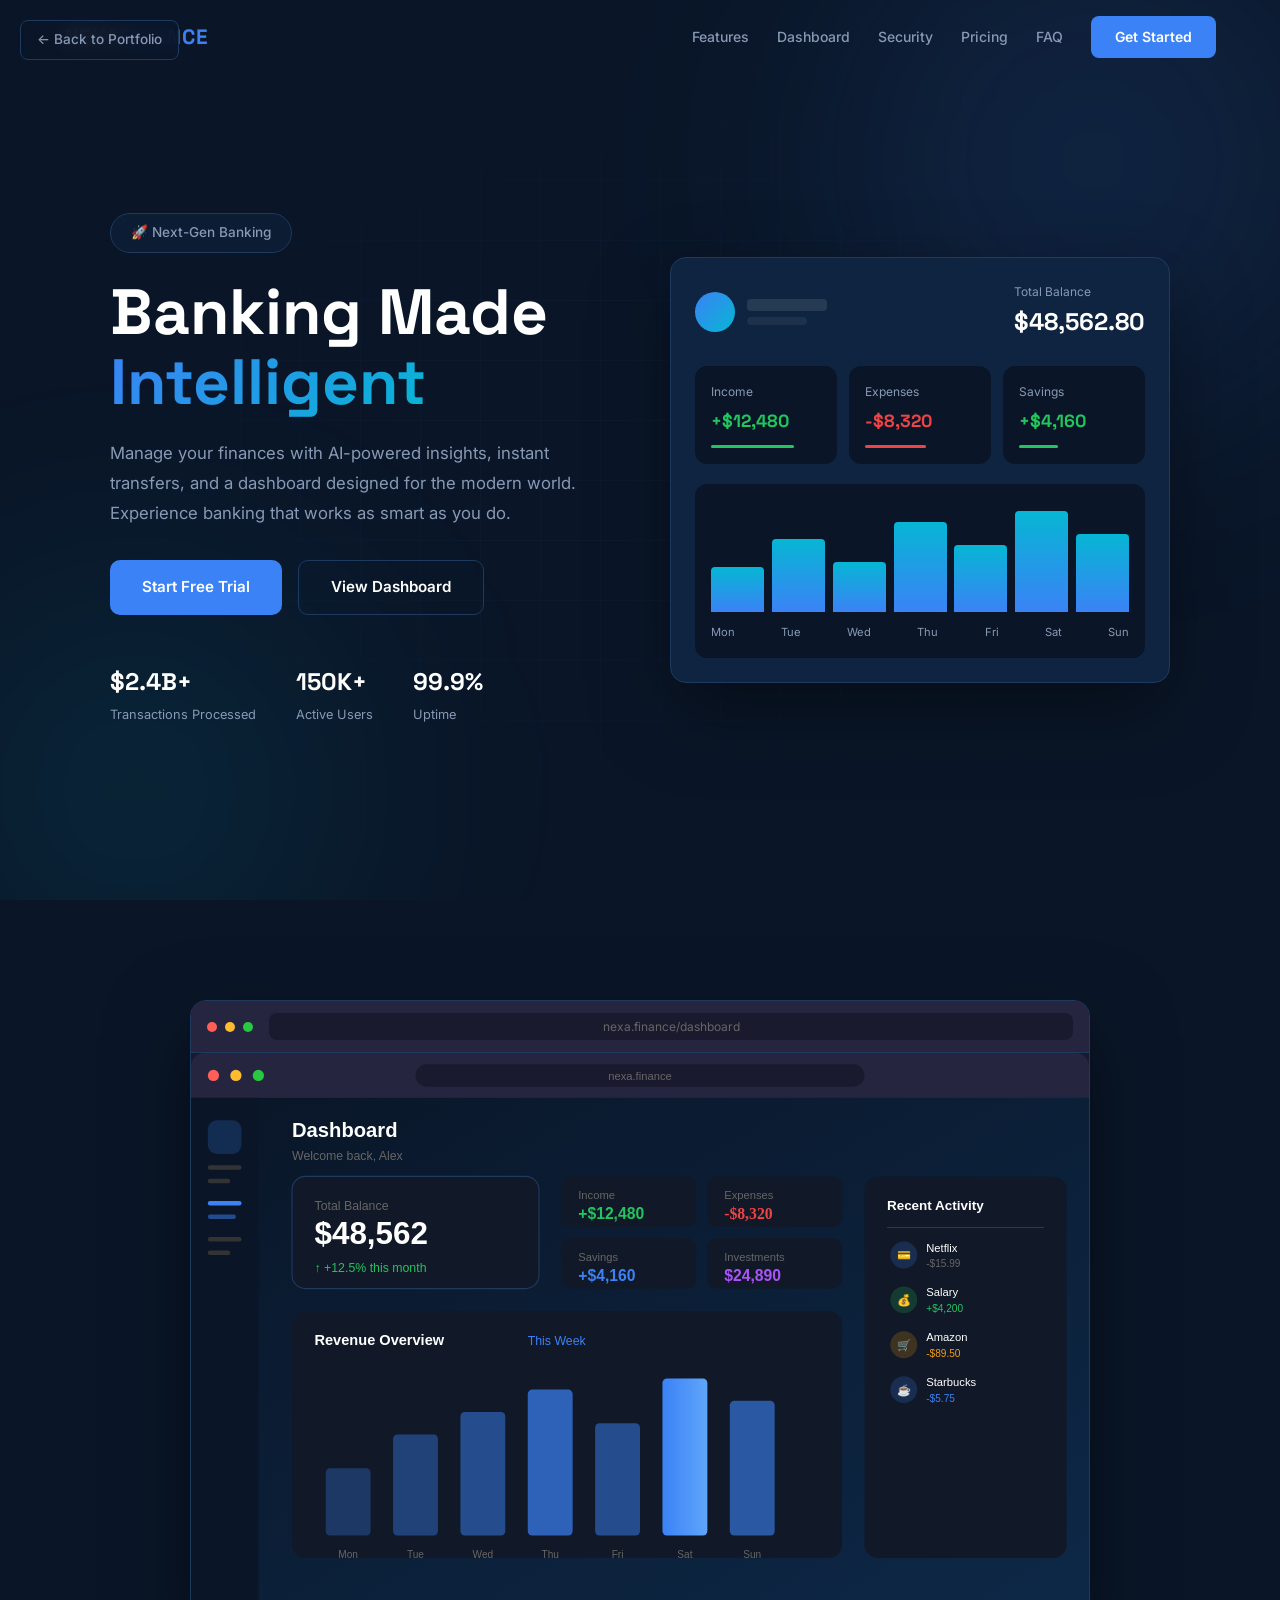
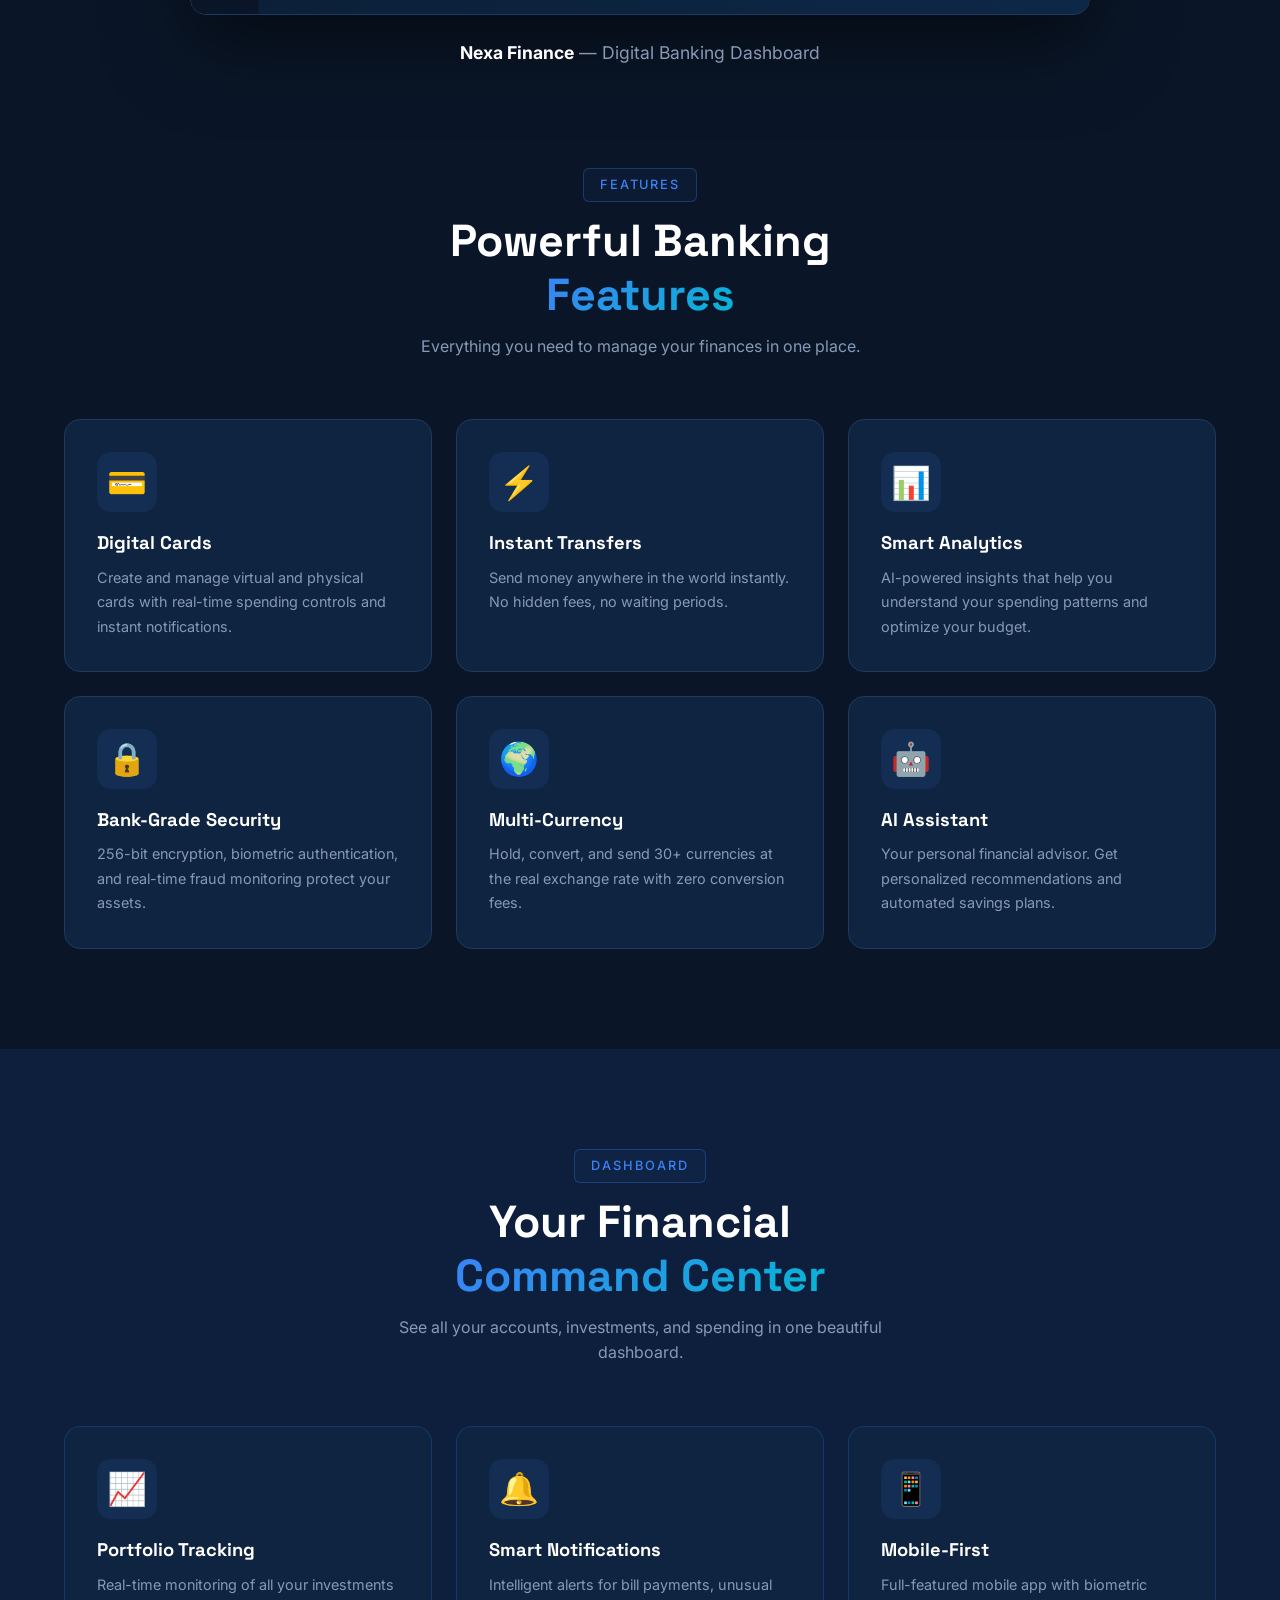
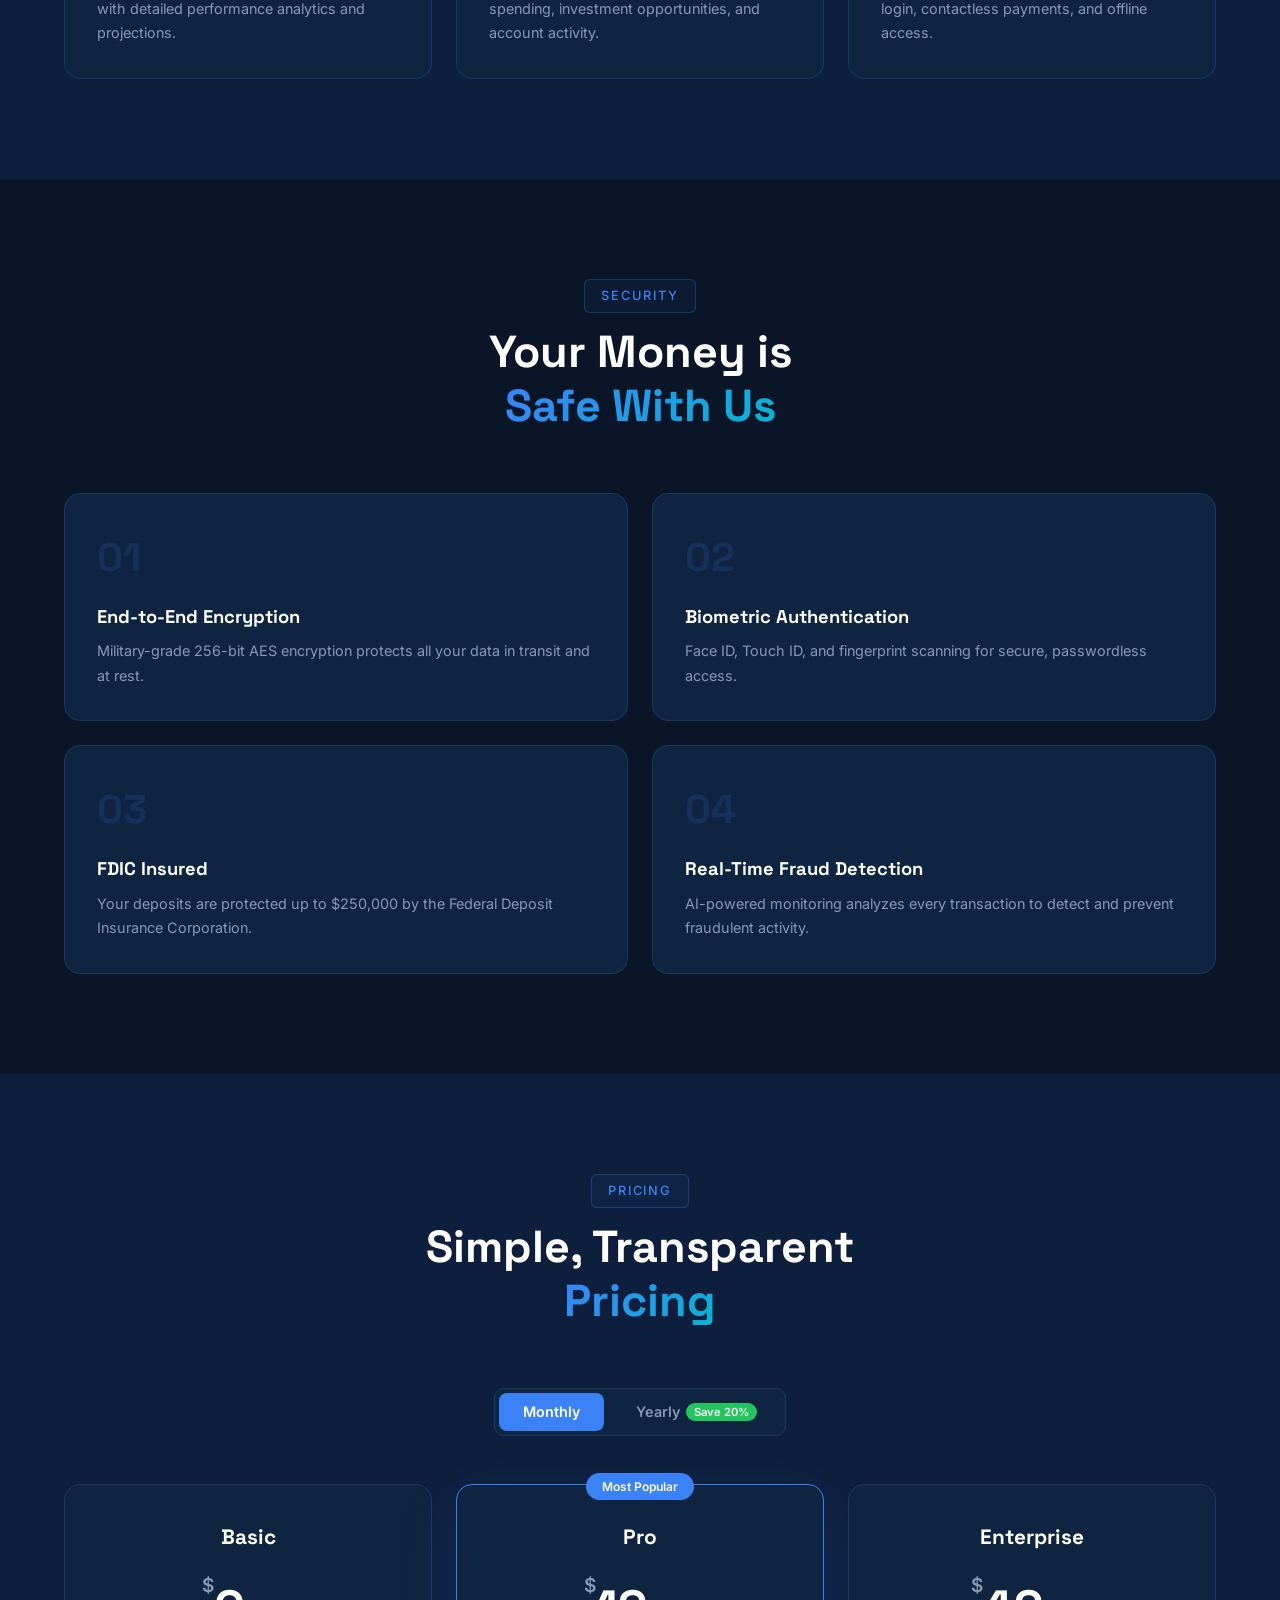
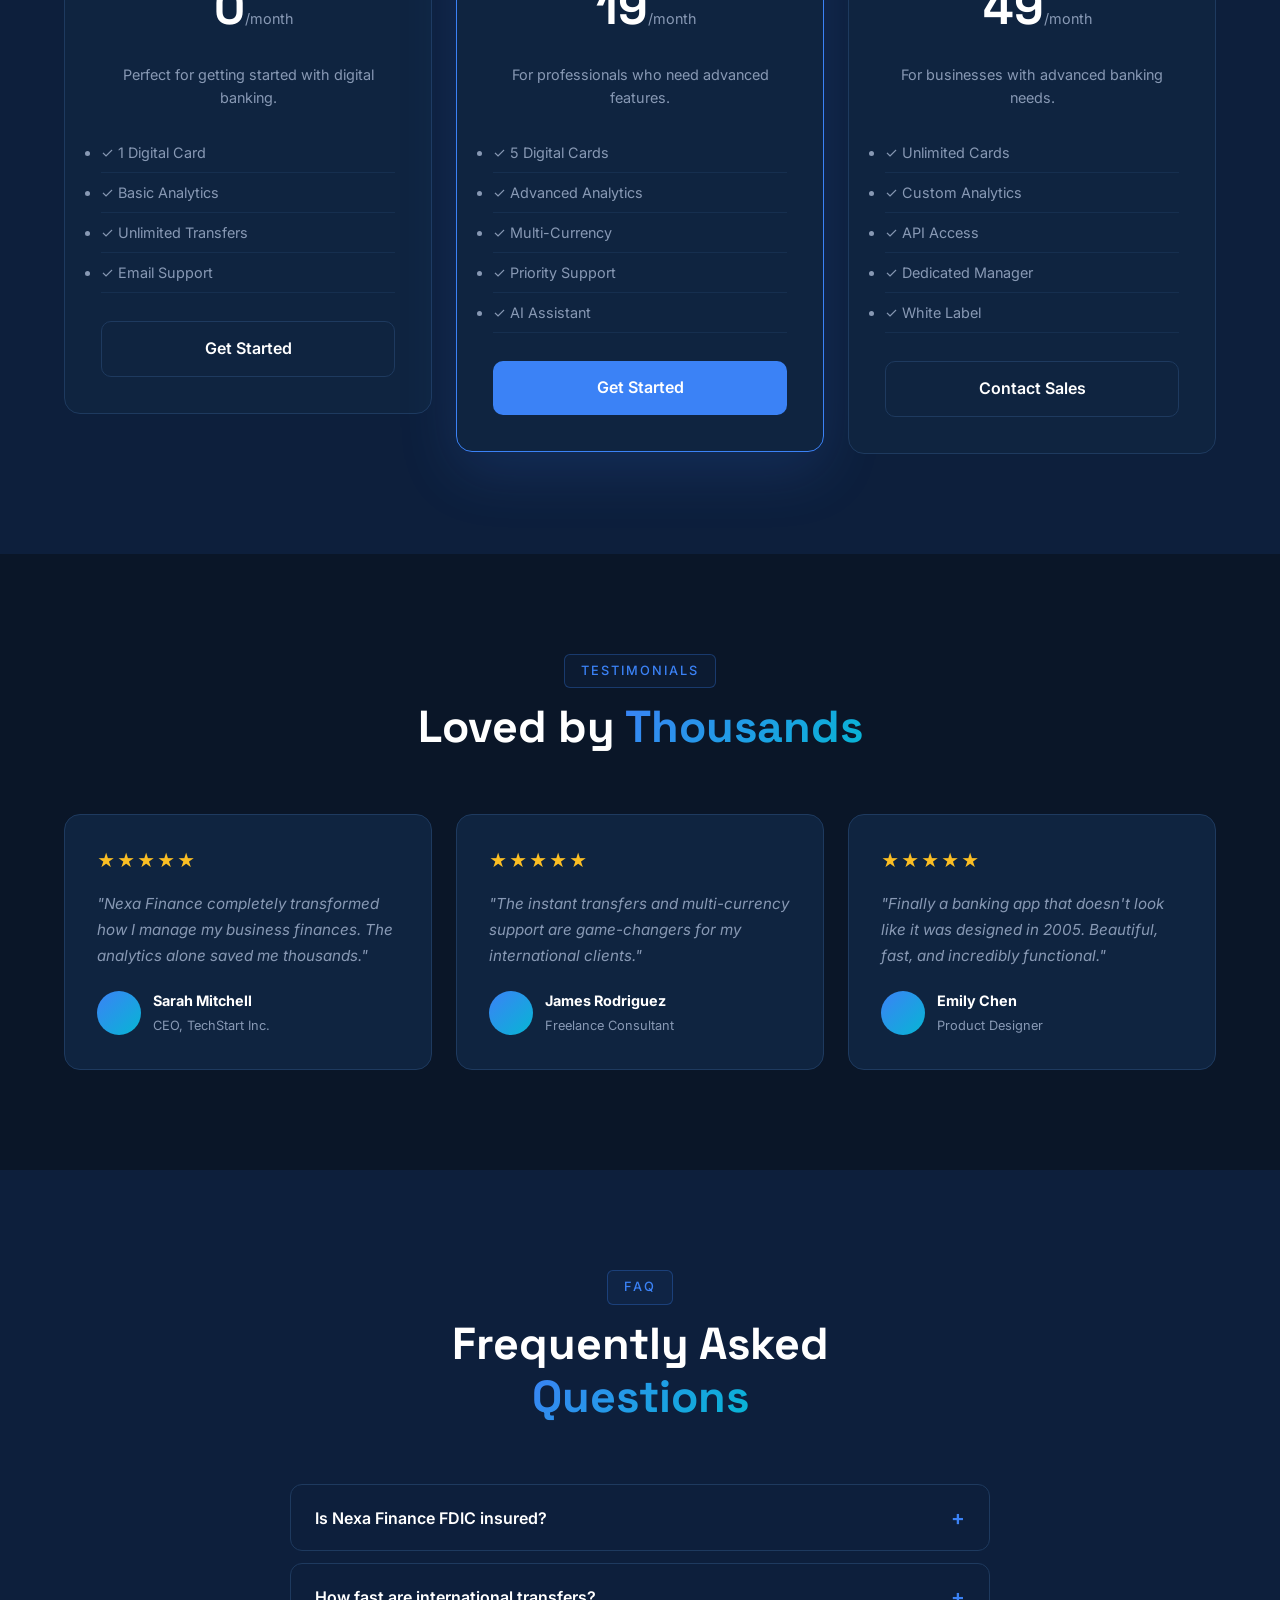
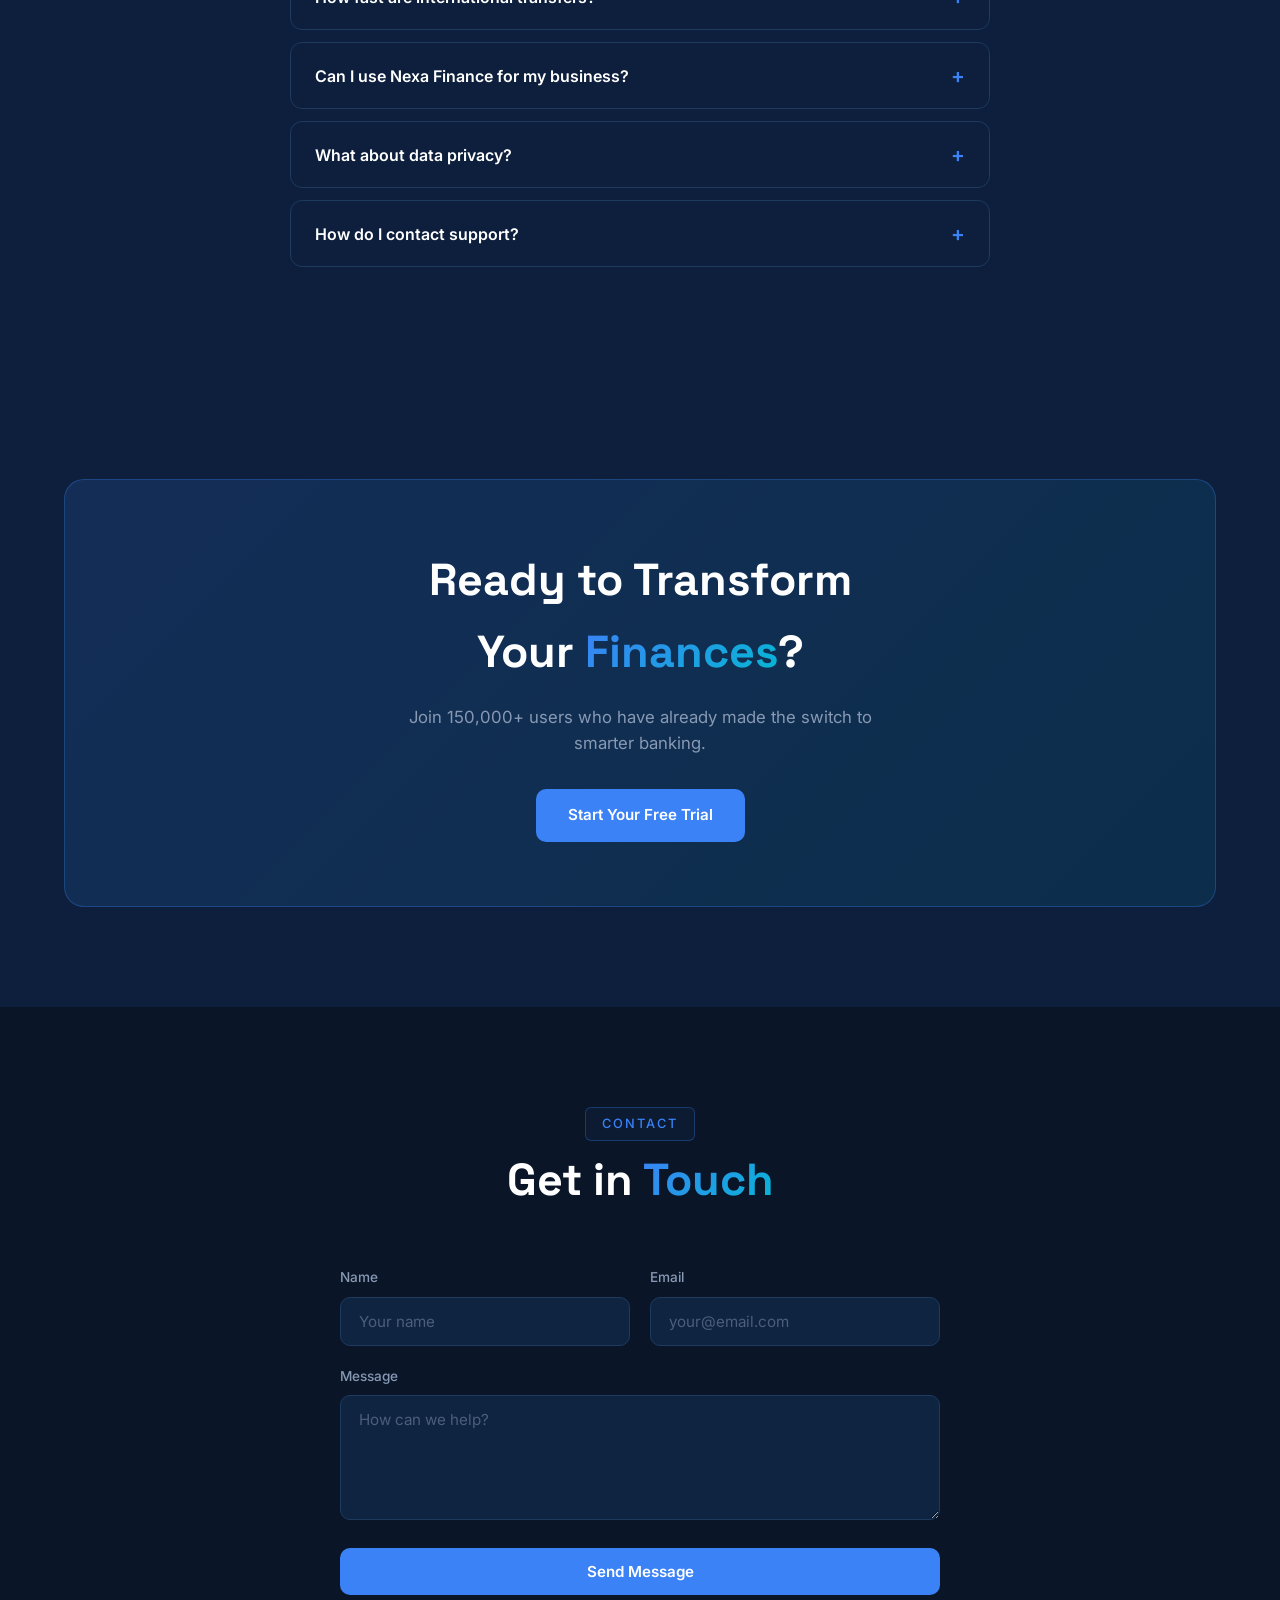
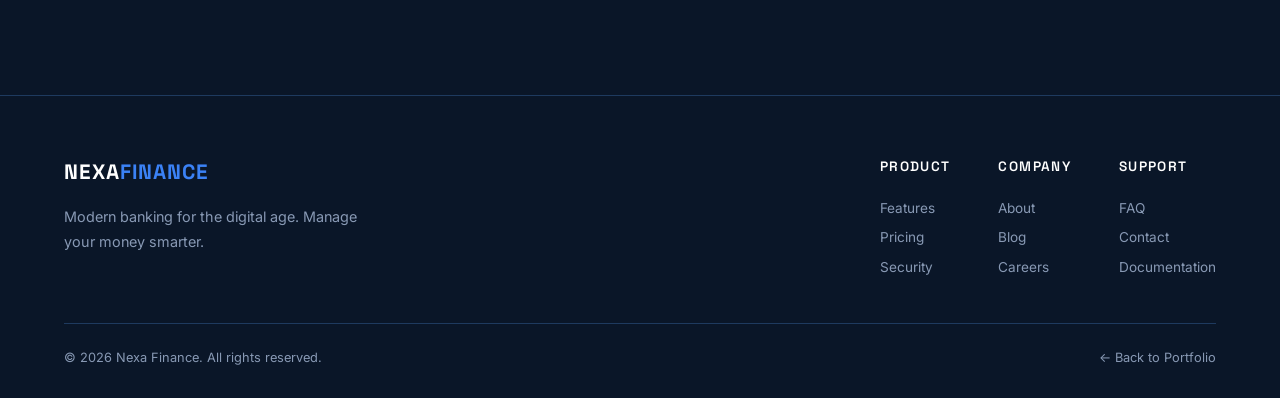
<file: projects/nexa-finance/index.html>
<!DOCTYPE html>
<html lang="en">
<head>
    <meta charset="UTF-8">
    <meta name="viewport" content="width=device-width, initial-scale=1.0">
    <meta name="description" content="Nexa Finance — Modern digital banking and financial management platform">
    <title>Nexa Finance — Digital Banking Platform</title>
    <link rel="preconnect" href="https://fonts.googleapis.com">
    <link rel="preconnect" href="https://fonts.gstatic.com" crossorigin>
    <link href="https://fonts.googleapis.com/css2?family=Inter:wght@300;400;500;600;700;800&family=Space+Grotesk:wght@400;500;600;700&display=swap" rel="stylesheet">
    <link rel="stylesheet" href="css/style.css">
    <link rel="icon" href="data:image/svg+xml,<svg xmlns='http://www.w3.org/2000/svg' viewBox='0 0 100 100'><text y='.9em' font-size='90'>💳</text></svg>">
</head>
<body>

    <a href="../../index.html" class="back-link">← Back to Portfolio</a>

    <!-- Navigation -->
    <header class="nav">
        <div class="container">
            <nav class="nav-inner">
                <a href="#" class="logo">NEXA<span>FINANCE</span></a>
                <div class="nav-links" id="navLinks">
                    <a href="#features">Features</a>
                    <a href="#dashboard">Dashboard</a>
                    <a href="#security">Security</a>
                    <a href="#pricing">Pricing</a>
                    <a href="#faq">FAQ</a>
                    <a href="#contact" class="btn-nav">Get Started</a>
                </div>
                <button class="hamburger" id="hamburger" aria-label="Toggle menu">
                    <span></span><span></span><span></span>
                </button>
            </nav>
        </div>
    </header>

    <main>

        <!-- Hero -->
        <section class="hero">
            <div class="hero-bg">
                <div class="hero-orb hero-orb-1"></div>
                <div class="hero-orb hero-orb-2"></div>
                <div class="hero-grid-bg"></div>
            </div>
            <div class="container">
                <div class="hero-content">
                    <div class="hero-badge">🚀 Next-Gen Banking</div>
                    <h1>Banking Made<br><span class="gradient-text">Intelligent</span></h1>
                    <p>Manage your finances with AI-powered insights, instant transfers, and a dashboard designed for the modern world. Experience banking that works as smart as you do.</p>
                    <div class="hero-btns">
                        <a href="#pricing" class="btn-primary">Start Free Trial</a>
                        <a href="#dashboard" class="btn-outline">View Dashboard</a>
                    </div>
                    <div class="hero-stats">
                        <div class="hero-stat">
                            <span class="stat-val">$2.4B+</span>
                            <span class="stat-lbl">Transactions Processed</span>
                        </div>
                        <div class="hero-stat">
                            <span class="stat-val">150K+</span>
                            <span class="stat-lbl">Active Users</span>
                        </div>
                        <div class="hero-stat">
                            <span class="stat-val">99.9%</span>
                            <span class="stat-lbl">Uptime</span>
                        </div>
                    </div>
                </div>
                <!-- Dashboard Preview -->
                <div class="hero-visual">
                    <div class="dashboard-preview">
                        <div class="dash-header">
                            <div class="dash-user">
                                <div class="dash-avatar"></div>
                                <div><div class="dash-name"></div><div class="dash-sub"></div></div>
                            </div>
                            <div class="dash-balance">
                                <span class="dash-label">Total Balance</span>
                                <span class="dash-amount">$48,562.80</span>
                            </div>
                        </div>
                        <div class="dash-cards">
                            <div class="dash-card">
                                <span class="dash-card-label">Income</span>
                                <span class="dash-card-val positive">+$12,480</span>
                                <div class="dash-card-bar" style="width:75%"></div>
                            </div>
                            <div class="dash-card">
                                <span class="dash-card-label">Expenses</span>
                                <span class="dash-card-val negative">-$8,320</span>
                                <div class="dash-card-bar negative" style="width:55%"></div>
                            </div>
                            <div class="dash-card">
                                <span class="dash-card-label">Savings</span>
                                <span class="dash-card-val positive">+$4,160</span>
                                <div class="dash-card-bar" style="width:35%"></div>
                            </div>
                        </div>
                        <div class="dash-chart">
                            <div class="chart-bars">
                                <div class="chart-bar" style="height:40%"></div>
                                <div class="chart-bar" style="height:65%"></div>
                                <div class="chart-bar" style="height:45%"></div>
                                <div class="chart-bar" style="height:80%"></div>
                                <div class="chart-bar" style="height:60%"></div>
                                <div class="chart-bar" style="height:90%"></div>
                                <div class="chart-bar" style="height:70%"></div>
                            </div>
                            <div class="chart-labels">
                                <span>Mon</span><span>Tue</span><span>Wed</span><span>Thu</span><span>Fri</span><span>Sat</span><span>Sun</span>
                            </div>
                        </div>
                    </div>
                </div>
            </div>
        </section>

        <!-- Project Preview -->
        <section class="project-preview-section">
            <div class="container">
                <div class="preview-browser">
                    <div class="preview-chrome">
                        <div class="preview-dot r"></div>
                        <div class="preview-dot y"></div>
                        <div class="preview-dot g"></div>
                        <div class="preview-url">nexa.finance/dashboard</div>
                    </div>
                    <img src="../../assets/images/nexa-finance-preview.svg" alt="Nexa Finance Dashboard" class="preview-img">
                </div>
                <p class="preview-label"><strong>Nexa Finance</strong> — Digital Banking Dashboard</p>
            </div>
        </section>

        <!-- Features -->
        <section class="section" id="features">
            <div class="container">
                <div class="section-header">
                    <span class="tag">Features</span>
                    <h2>Powerful Banking<br><span class="gradient-text">Features</span></h2>
                    <p>Everything you need to manage your finances in one place.</p>
                </div>
                <div class="features-grid">
                    <div class="feature-card">
                        <div class="feature-icon">💳</div>
                        <h3>Digital Cards</h3>
                        <p>Create and manage virtual and physical cards with real-time spending controls and instant notifications.</p>
                    </div>
                    <div class="feature-card">
                        <div class="feature-icon">⚡</div>
                        <h3>Instant Transfers</h3>
                        <p>Send money anywhere in the world instantly. No hidden fees, no waiting periods.</p>
                    </div>
                    <div class="feature-card">
                        <div class="feature-icon">📊</div>
                        <h3>Smart Analytics</h3>
                        <p>AI-powered insights that help you understand your spending patterns and optimize your budget.</p>
                    </div>
                    <div class="feature-card">
                        <div class="feature-icon">🔒</div>
                        <h3>Bank-Grade Security</h3>
                        <p>256-bit encryption, biometric authentication, and real-time fraud monitoring protect your assets.</p>
                    </div>
                    <div class="feature-card">
                        <div class="feature-icon">🌍</div>
                        <h3>Multi-Currency</h3>
                        <p>Hold, convert, and send 30+ currencies at the real exchange rate with zero conversion fees.</p>
                    </div>
                    <div class="feature-card">
                        <div class="feature-icon">🤖</div>
                        <h3>AI Assistant</h3>
                        <p>Your personal financial advisor. Get personalized recommendations and automated savings plans.</p>
                    </div>
                </div>
            </div>
        </section>

        <!-- Dashboard Section -->
        <section class="section section-dark" id="dashboard">
            <div class="container">
                <div class="section-header">
                    <span class="tag">Dashboard</span>
                    <h2>Your Financial<br><span class="gradient-text">Command Center</span></h2>
                    <p>See all your accounts, investments, and spending in one beautiful dashboard.</p>
                </div>
                <div class="features-grid">
                    <div class="feature-card feature-highlight">
                        <div class="feature-icon">📈</div>
                        <h3>Portfolio Tracking</h3>
                        <p>Real-time monitoring of all your investments with detailed performance analytics and projections.</p>
                    </div>
                    <div class="feature-card feature-highlight">
                        <div class="feature-icon">🔔</div>
                        <h3>Smart Notifications</h3>
                        <p>Intelligent alerts for bill payments, unusual spending, investment opportunities, and account activity.</p>
                    </div>
                    <div class="feature-card feature-highlight">
                        <div class="feature-icon">📱</div>
                        <h3>Mobile-First</h3>
                        <p>Full-featured mobile app with biometric login, contactless payments, and offline access.</p>
                    </div>
                </div>
            </div>
        </section>

        <!-- Security -->
        <section class="section" id="security">
            <div class="container">
                <div class="section-header">
                    <span class="tag">Security</span>
                    <h2>Your Money is<br><span class="gradient-text">Safe With Us</span></h2>
                </div>
                <div class="security-grid">
                    <div class="security-card">
                        <div class="security-num">01</div>
                        <h3>End-to-End Encryption</h3>
                        <p>Military-grade 256-bit AES encryption protects all your data in transit and at rest.</p>
                    </div>
                    <div class="security-card">
                        <div class="security-num">02</div>
                        <h3>Biometric Authentication</h3>
                        <p>Face ID, Touch ID, and fingerprint scanning for secure, passwordless access.</p>
                    </div>
                    <div class="security-card">
                        <div class="security-num">03</div>
                        <h3>FDIC Insured</h3>
                        <p>Your deposits are protected up to $250,000 by the Federal Deposit Insurance Corporation.</p>
                    </div>
                    <div class="security-card">
                        <div class="security-num">04</div>
                        <h3>Real-Time Fraud Detection</h3>
                        <p>AI-powered monitoring analyzes every transaction to detect and prevent fraudulent activity.</p>
                    </div>
                </div>
            </div>
        </section>

        <!-- Pricing -->
        <section class="section section-dark" id="pricing">
            <div class="container">
                <div class="section-header">
                    <span class="tag">Pricing</span>
                    <h2>Simple, Transparent<br><span class="gradient-text">Pricing</span></h2>
                </div>
                <div class="pricing-toggle">
                    <button class="toggle-btn active" data-period="monthly">Monthly</button>
                    <button class="toggle-btn" data-period="yearly">Yearly <span class="save-badge">Save 20%</span></button>
                </div>
                <div class="pricing-grid">
                    <div class="price-card">
                        <h3>Basic</h3>
                        <div class="price"><span class="currency">$</span><span class="amount" data-monthly="0" data-yearly="0">0</span><span class="period">/month</span></div>
                        <p>Perfect for getting started with digital banking.</p>
                        <ul>
                            <li>✓ 1 Digital Card</li>
                            <li>✓ Basic Analytics</li>
                            <li>✓ Unlimited Transfers</li>
                            <li>✓ Email Support</li>
                        </ul>
                        <a href="#contact" class="btn-outline-card">Get Started</a>
                    </div>
                    <div class="price-card featured">
                        <span class="popular-badge">Most Popular</span>
                        <h3>Pro</h3>
                        <div class="price"><span class="currency">$</span><span class="amount" data-monthly="19" data-yearly="15">19</span><span class="period">/month</span></div>
                        <p>For professionals who need advanced features.</p>
                        <ul>
                            <li>✓ 5 Digital Cards</li>
                            <li>✓ Advanced Analytics</li>
                            <li>✓ Multi-Currency</li>
                            <li>✓ Priority Support</li>
                            <li>✓ AI Assistant</li>
                        </ul>
                        <a href="#contact" class="btn-primary-card">Get Started</a>
                    </div>
                    <div class="price-card">
                        <h3>Enterprise</h3>
                        <div class="price"><span class="currency">$</span><span class="amount" data-monthly="49" data-yearly="39">49</span><span class="period">/month</span></div>
                        <p>For businesses with advanced banking needs.</p>
                        <ul>
                            <li>✓ Unlimited Cards</li>
                            <li>✓ Custom Analytics</li>
                            <li>✓ API Access</li>
                            <li>✓ Dedicated Manager</li>
                            <li>✓ White Label</li>
                        </ul>
                        <a href="#contact" class="btn-outline-card">Contact Sales</a>
                    </div>
                </div>
            </div>
        </section>

        <!-- Testimonials -->
        <section class="section" id="testimonials">
            <div class="container">
                <div class="section-header">
                    <span class="tag">Testimonials</span>
                    <h2>Loved by <span class="gradient-text">Thousands</span></h2>
                </div>
                <div class="testimonials-grid">
                    <div class="testimonial-card">
                        <div class="stars">★★★★★</div>
                        <p>"Nexa Finance completely transformed how I manage my business finances. The analytics alone saved me thousands."</p>
                        <div class="testimonial-author">
                            <div class="author-avatar"></div>
                            <div>
                                <strong>Sarah Mitchell</strong>
                                <span>CEO, TechStart Inc.</span>
                            </div>
                        </div>
                    </div>
                    <div class="testimonial-card">
                        <div class="stars">★★★★★</div>
                        <p>"The instant transfers and multi-currency support are game-changers for my international clients."</p>
                        <div class="testimonial-author">
                            <div class="author-avatar"></div>
                            <div>
                                <strong>James Rodriguez</strong>
                                <span>Freelance Consultant</span>
                            </div>
                        </div>
                    </div>
                    <div class="testimonial-card">
                        <div class="stars">★★★★★</div>
                        <p>"Finally a banking app that doesn't look like it was designed in 2005. Beautiful, fast, and incredibly functional."</p>
                        <div class="testimonial-author">
                            <div class="author-avatar"></div>
                            <div>
                                <strong>Emily Chen</strong>
                                <span>Product Designer</span>
                            </div>
                        </div>
                    </div>
                </div>
            </div>
        </section>

        <!-- FAQ -->
        <section class="section section-dark" id="faq">
            <div class="container">
                <div class="section-header">
                    <span class="tag">FAQ</span>
                    <h2>Frequently Asked<br><span class="gradient-text">Questions</span></h2>
                </div>
                <div class="faq-list">
                    <div class="faq-item">
                        <button class="faq-q">Is Nexa Finance FDIC insured? <span class="faq-icon">+</span></button>
                        <div class="faq-a"><p>Yes, all deposits at Nexa Finance are FDIC insured up to $250,000 per depositor, per account category.</p></div>
                    </div>
                    <div class="faq-item">
                        <button class="faq-q">How fast are international transfers? <span class="faq-icon">+</span></button>
                        <div class="faq-a"><p>International transfers are typically completed within minutes, compared to 3-5 business days with traditional banks.</p></div>
                    </div>
                    <div class="faq-item">
                        <button class="faq-q">Can I use Nexa Finance for my business? <span class="faq-icon">+</span></button>
                        <div class="faq-a"><p>Absolutely! Our Enterprise plan is designed specifically for businesses, with features like multi-user access, API integration, and dedicated account management.</p></div>
                    </div>
                    <div class="faq-item">
                        <button class="faq-q">What about data privacy? <span class="faq-icon">+</span></button>
                        <div class="faq-a"><p>We use bank-grade encryption and never sell your data. Your financial information is protected by the same security standards used by the world's largest banks.</p></div>
                    </div>
                    <div class="faq-item">
                        <button class="faq-q">How do I contact support? <span class="faq-icon">+</span></button>
                        <div class="faq-a"><p>Basic plan users get email support. Pro users get priority support with 24-hour response time. Enterprise users have a dedicated account manager available via phone and chat.</p></div>
                    </div>
                </div>
            </div>
        </section>

        <!-- CTA -->
        <section class="section cta-section">
            <div class="container">
                <div class="cta-box">
                    <h2>Ready to Transform<br>Your <span class="gradient-text">Finances</span>?</h2>
                    <p>Join 150,000+ users who have already made the switch to smarter banking.</p>
                    <a href="#contact" class="btn-primary">Start Your Free Trial</a>
                </div>
            </div>
        </section>

        <!-- Contact -->
        <section class="section" id="contact">
            <div class="container">
                <div class="section-header">
                    <span class="tag">Contact</span>
                    <h2>Get in <span class="gradient-text">Touch</span></h2>
                </div>
                <div class="contact-form-wrap">
                    <form class="contact-form" id="contactForm">
                        <div class="form-row">
                            <div class="form-group">
                                <label for="name">Name</label>
                                <input type="text" id="name" placeholder="Your name" required>
                            </div>
                            <div class="form-group">
                                <label for="email">Email</label>
                                <input type="email" id="email" placeholder="your@email.com" required>
                            </div>
                        </div>
                        <div class="form-group">
                            <label for="message">Message</label>
                            <textarea id="message" placeholder="How can we help?" rows="5" required></textarea>
                        </div>
                        <button type="submit" class="btn-primary" style="width:100%;justify-content:center;">Send Message</button>
                    </form>
                </div>
            </div>
        </section>

    </main>

    <footer class="footer">
        <div class="container">
            <div class="footer-inner">
                <div class="footer-brand">
                    <a href="#" class="logo">NEXA<span>FINANCE</span></a>
                    <p>Modern banking for the digital age. Manage your money smarter.</p>
                </div>
                <div class="footer-links">
                    <div class="footer-col">
                        <h4>Product</h4>
                        <a href="#features">Features</a>
                        <a href="#pricing">Pricing</a>
                        <a href="#security">Security</a>
                    </div>
                    <div class="footer-col">
                        <h4>Company</h4>
                        <a href="#features">About</a>
                        <a href="#contact">Blog</a>
                        <a href="#contact">Careers</a>
                    </div>
                    <div class="footer-col">
                        <h4>Support</h4>
                        <a href="#faq">FAQ</a>
                        <a href="#contact">Contact</a>
                        <a href="#faq">Documentation</a>
                    </div>
                </div>
            </div>
            <div class="footer-bottom">
                <p>&copy; 2026 Nexa Finance. All rights reserved.</p>
                <a href="../../index.html" class="back-portfolio">← Back to Portfolio</a>
            </div>
        </div>
    </footer>

    <script src="js/script.js"></script>
</body>
</html>
</file>
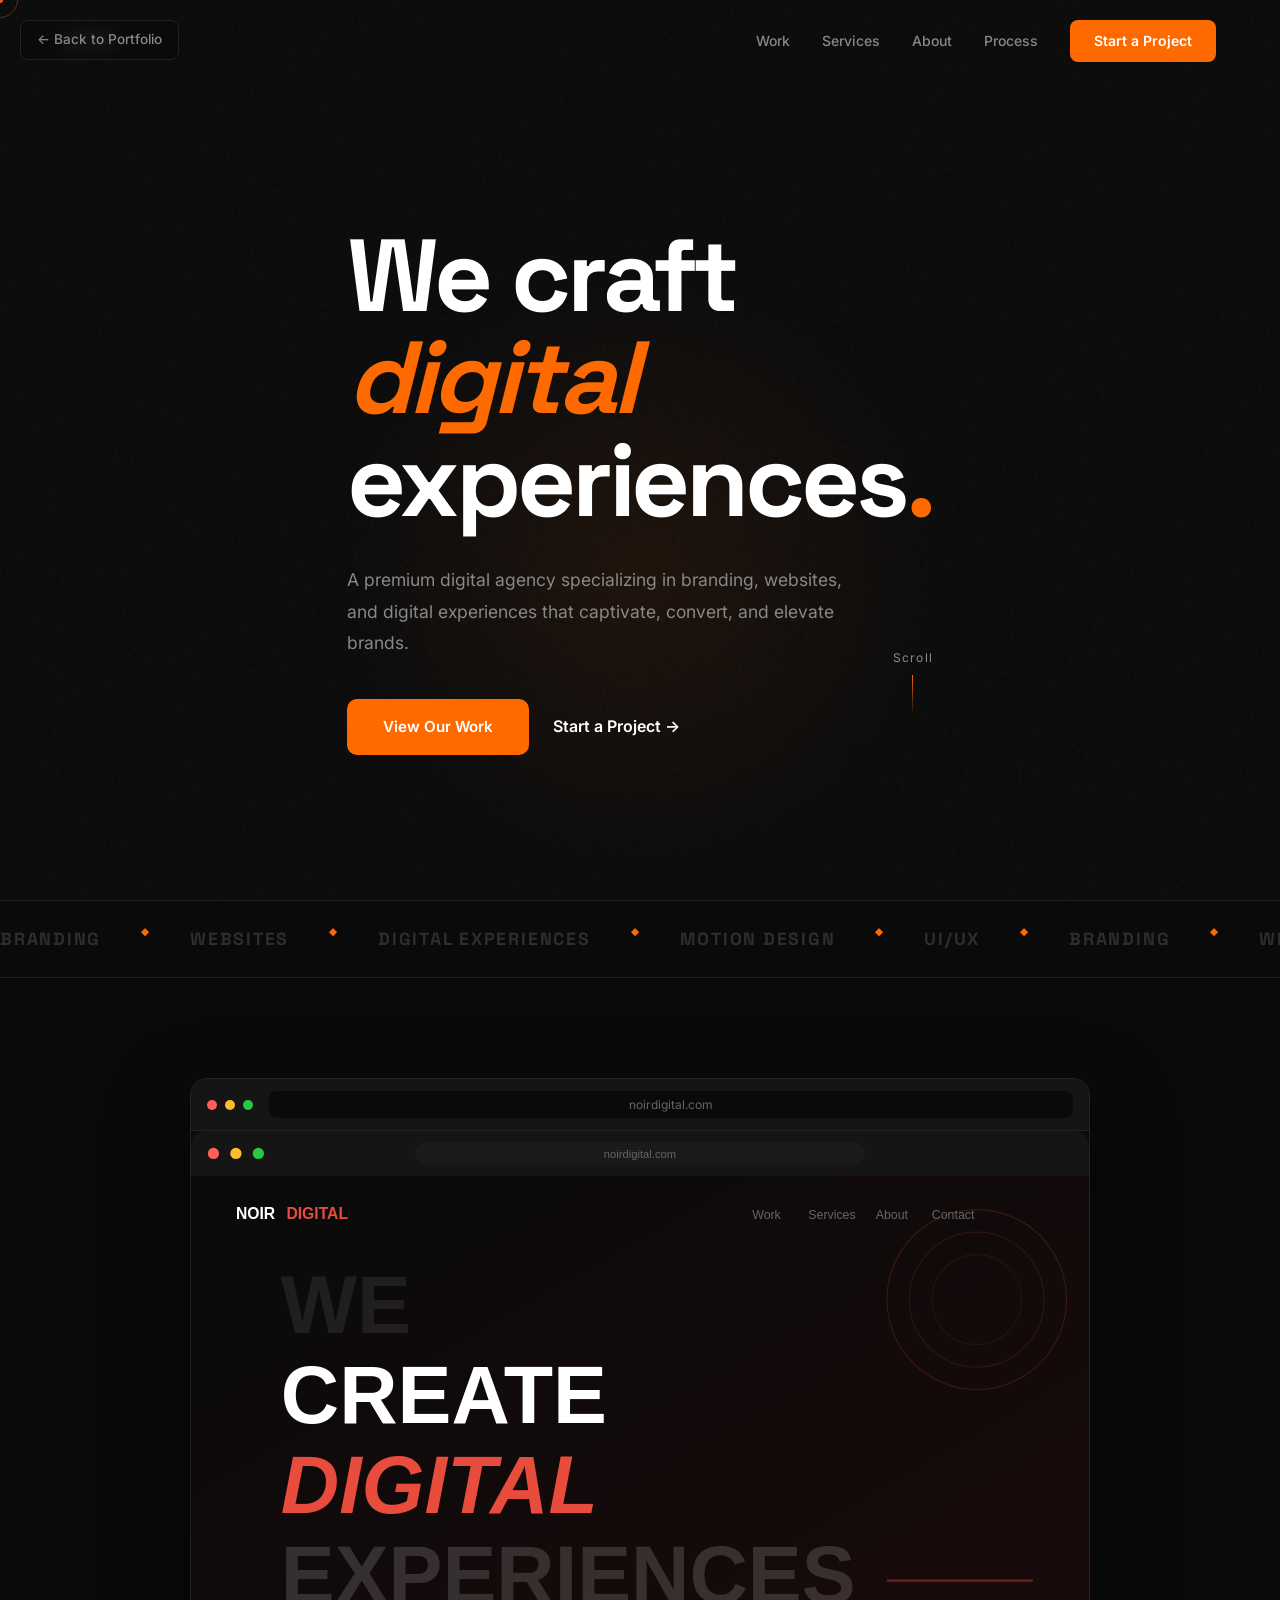
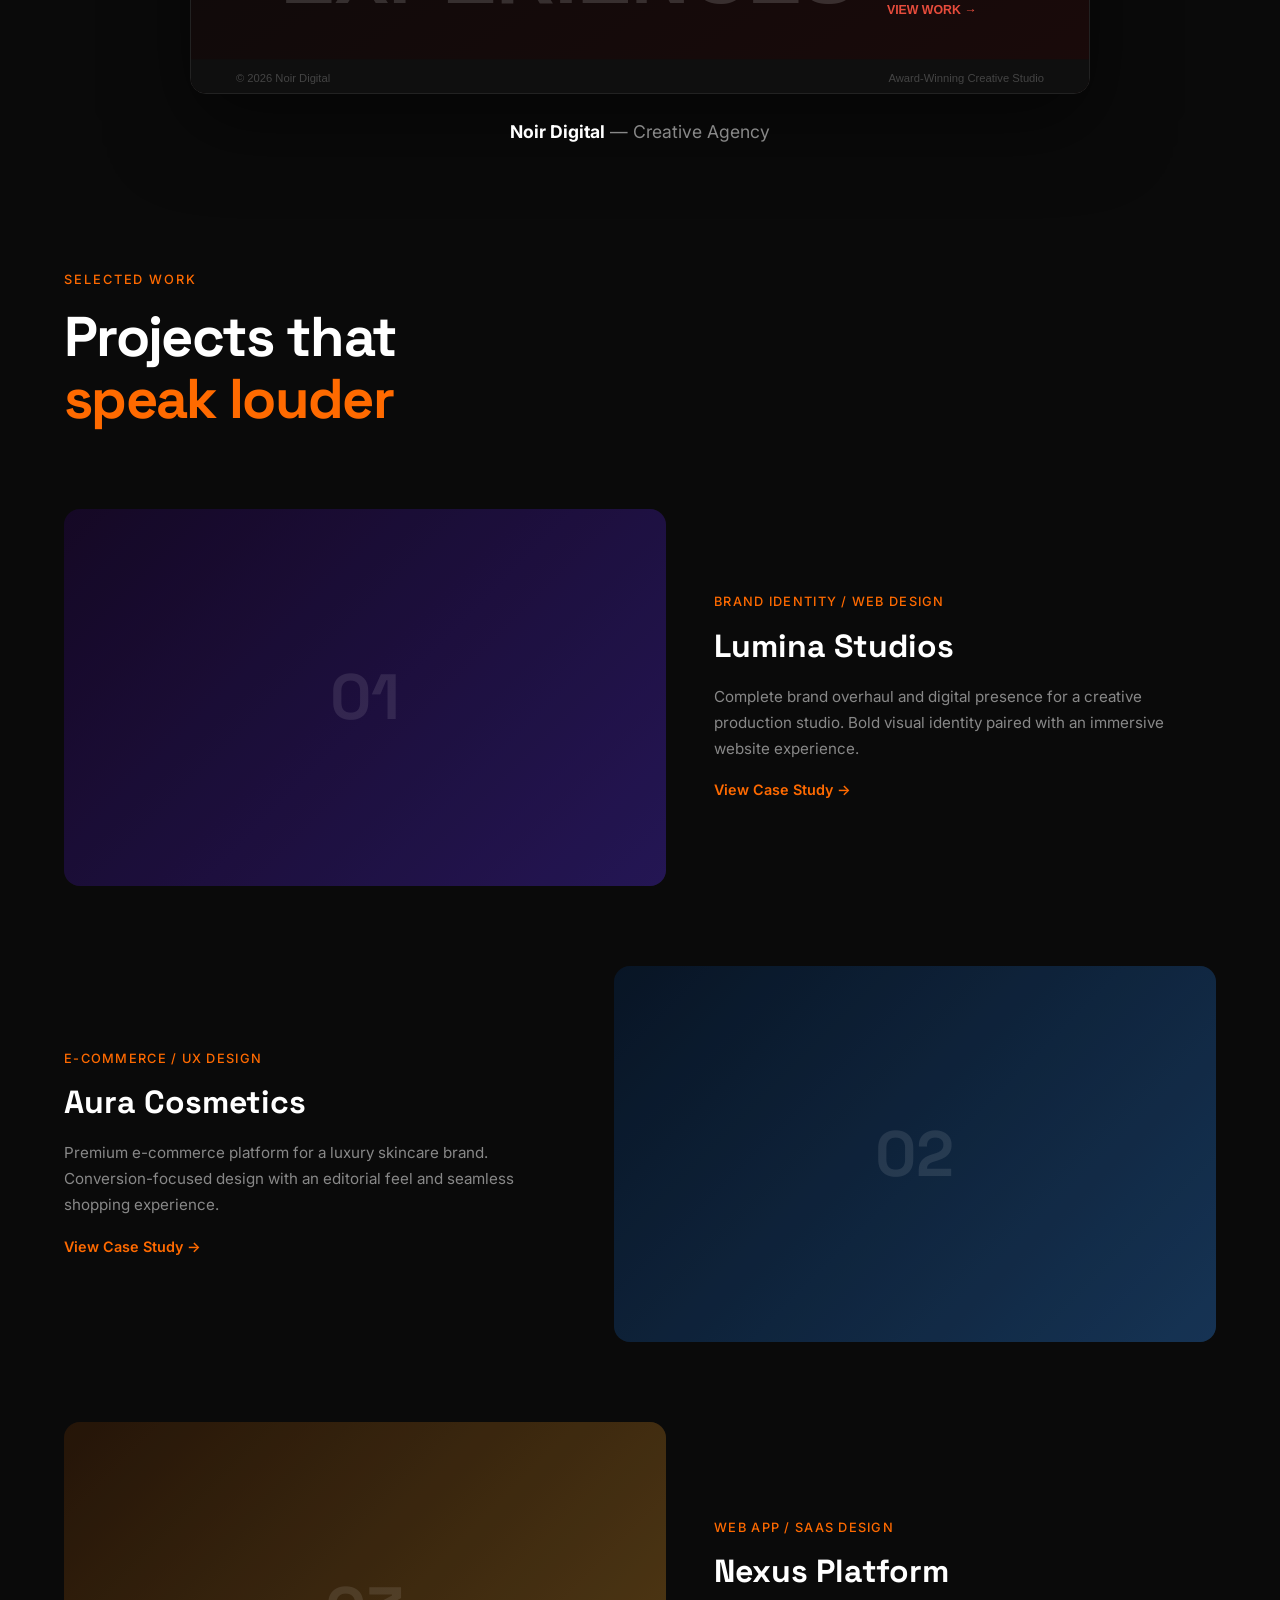
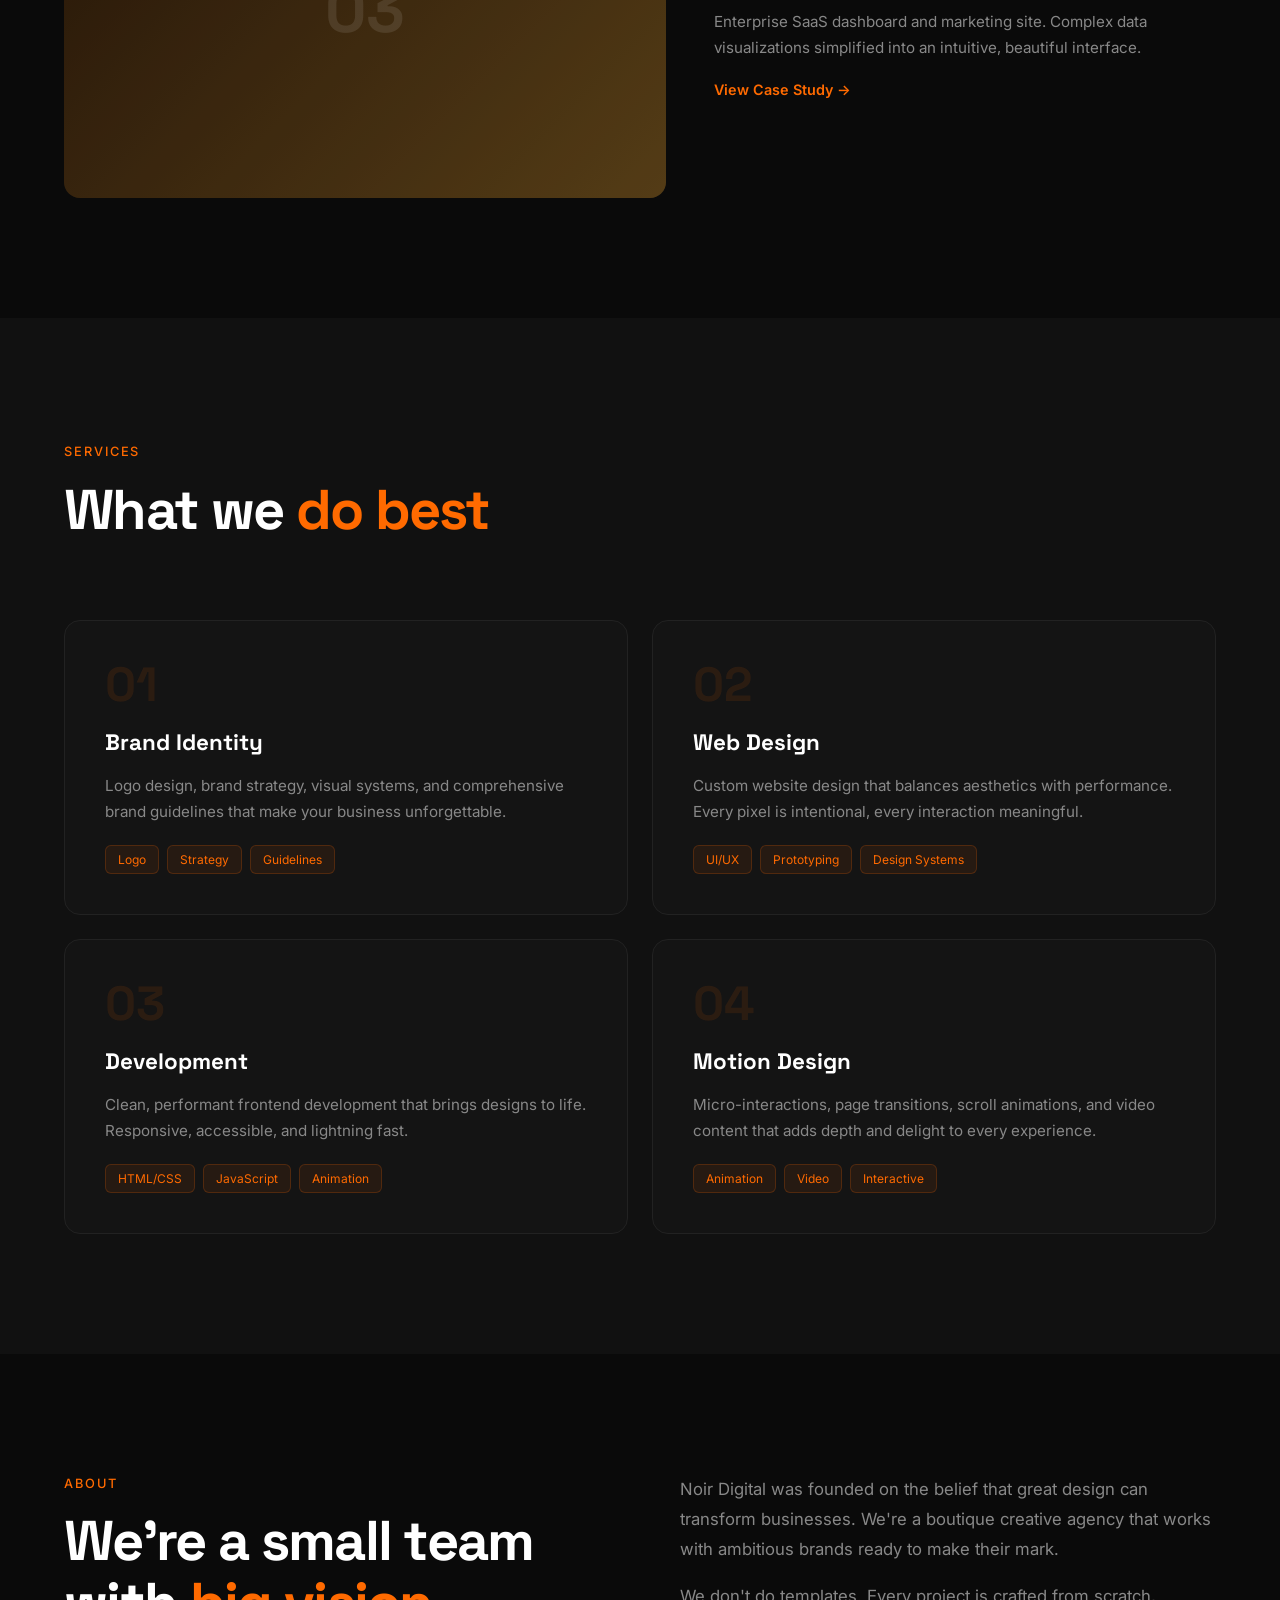
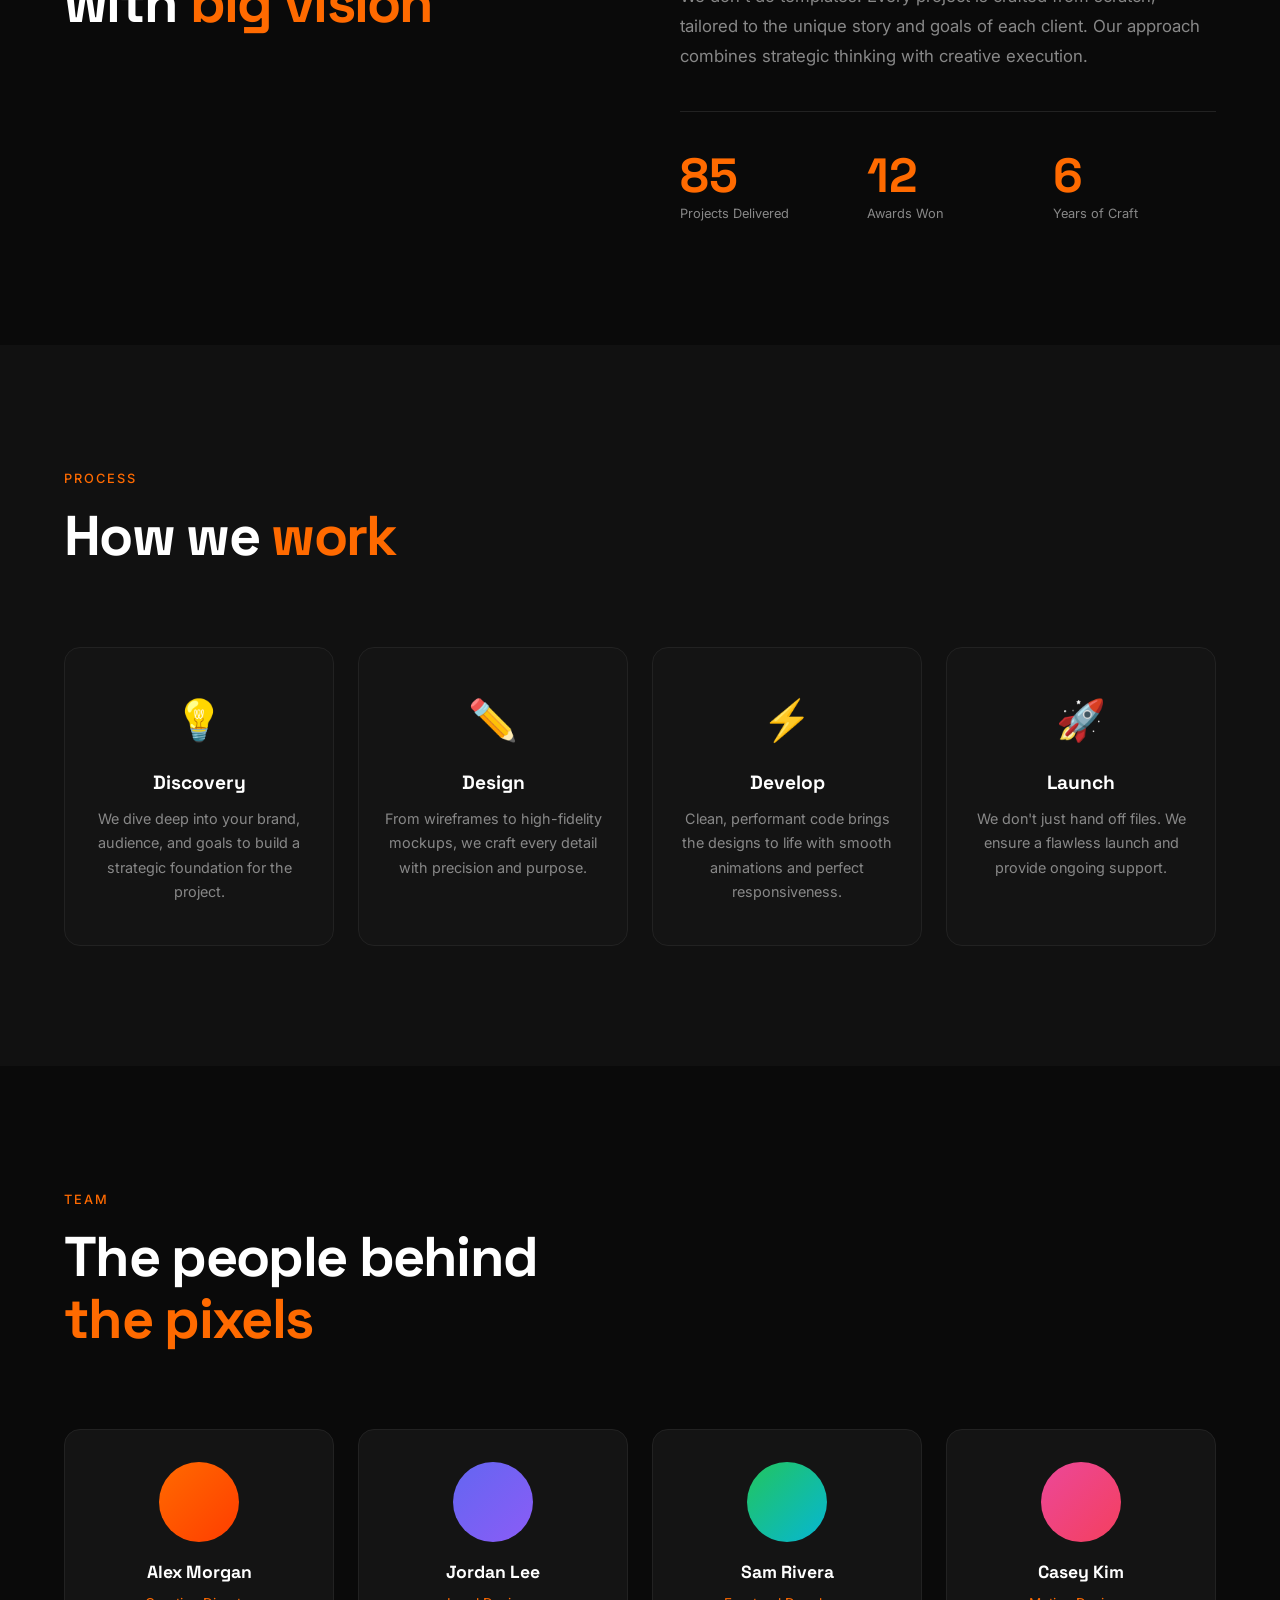
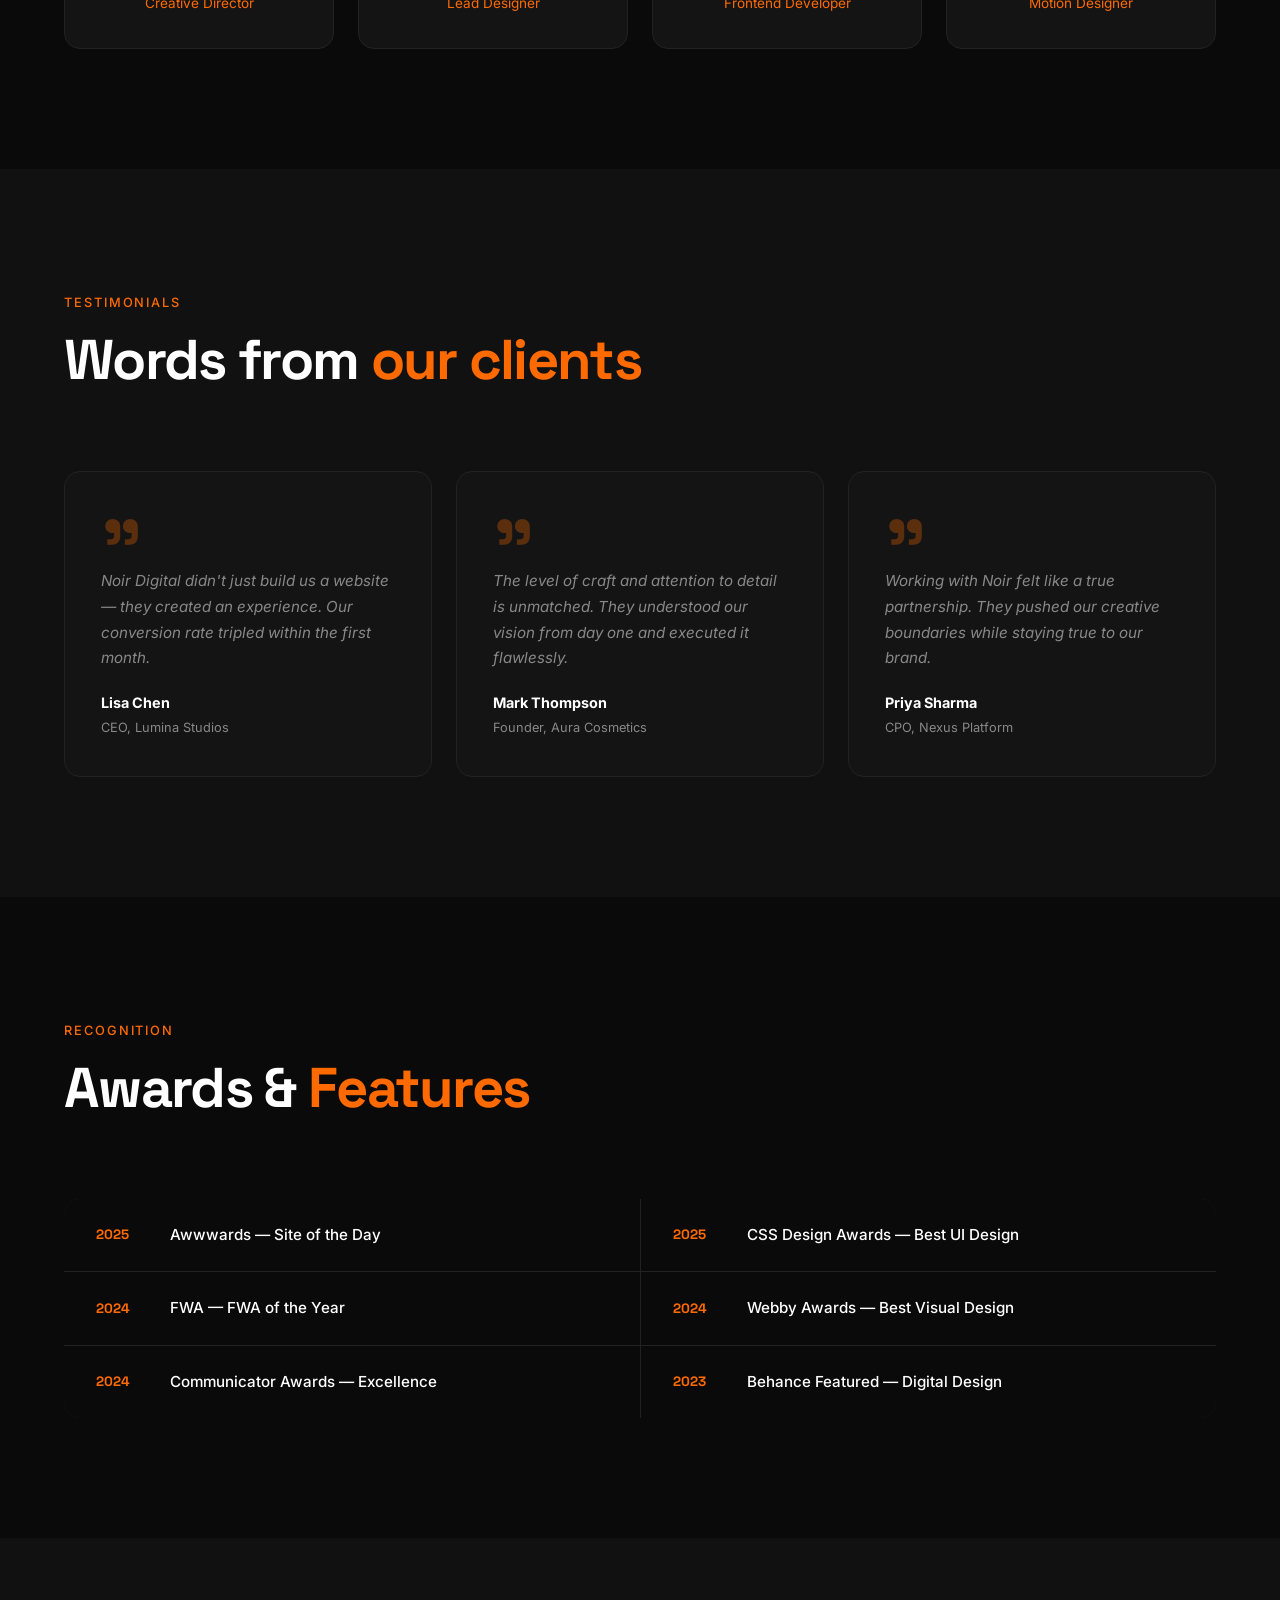
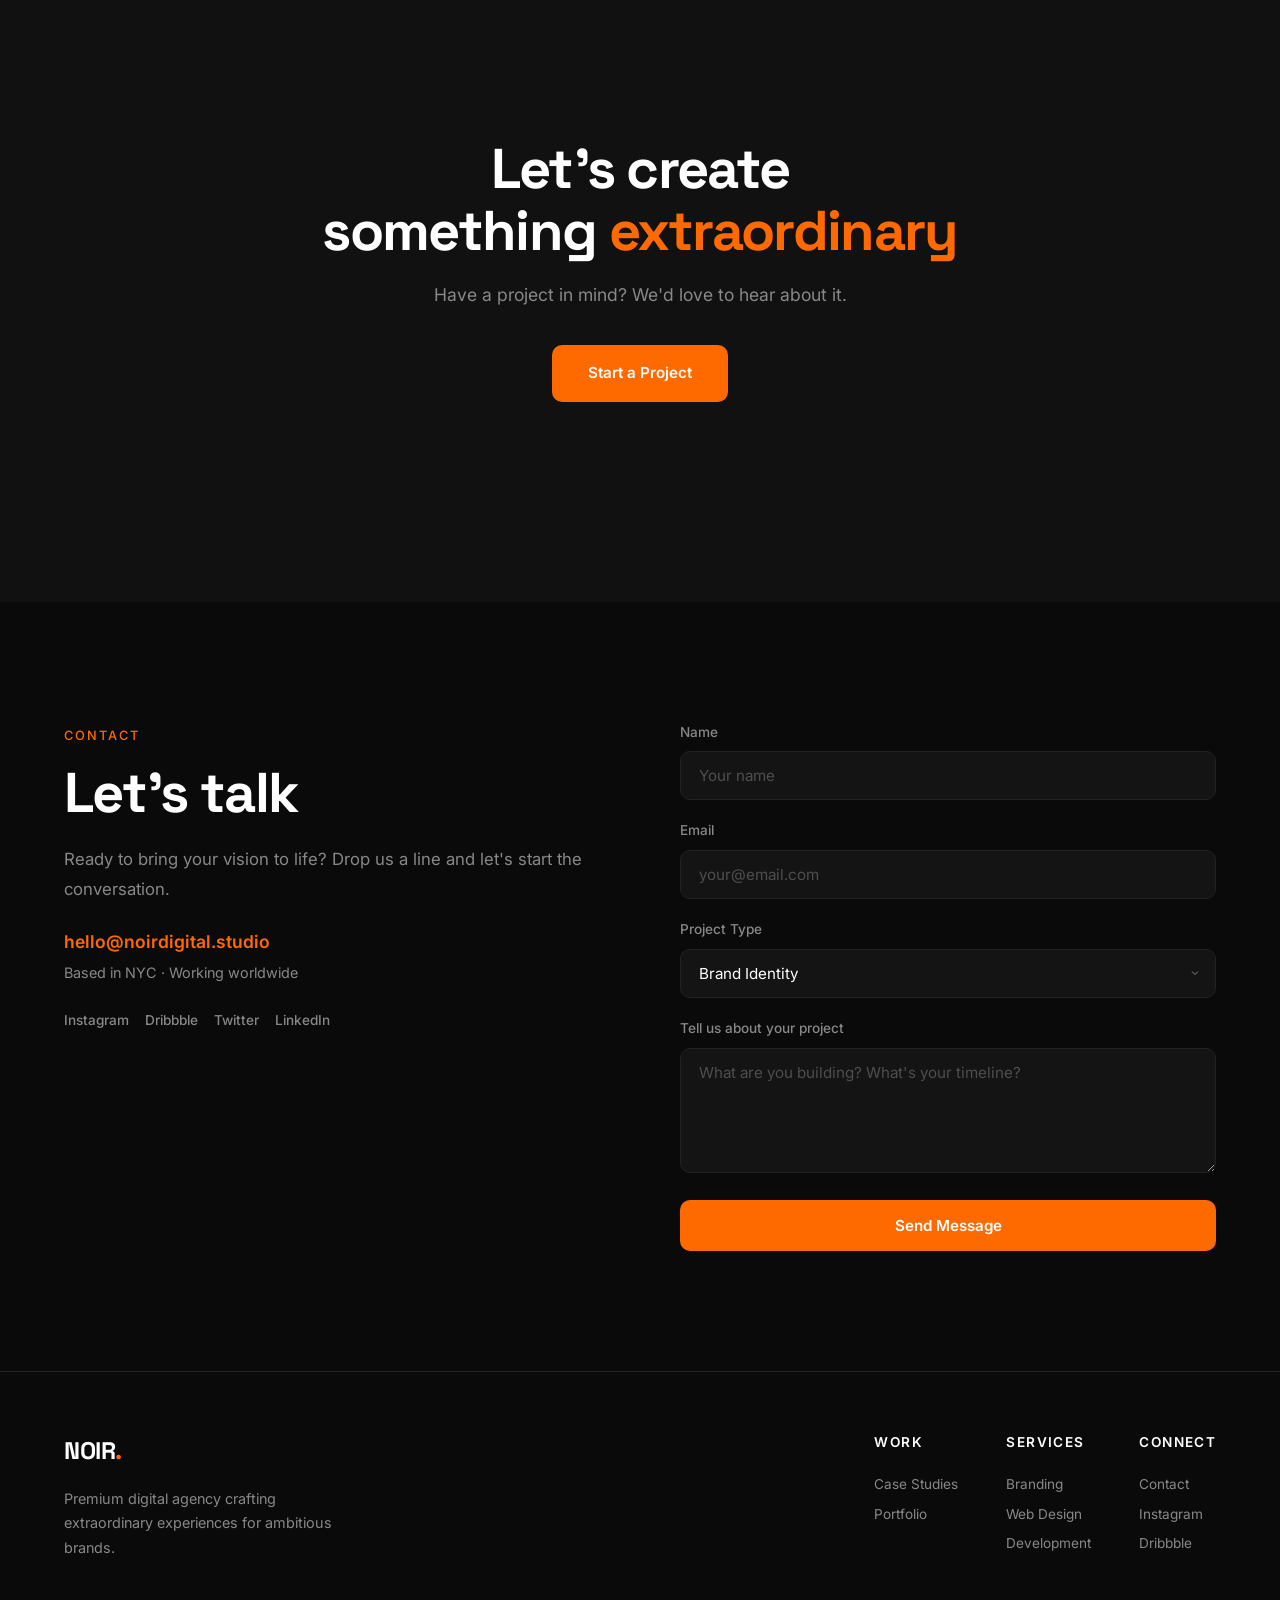
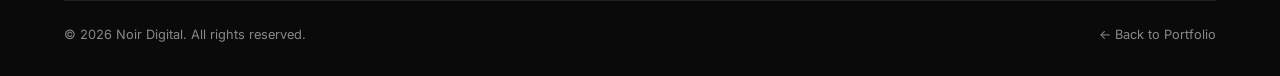
<file: projects/noir-digital/index.html>
<!DOCTYPE html>
<html lang="en">
<head>
    <meta charset="UTF-8">
    <meta name="viewport" content="width=device-width, initial-scale=1.0">
    <meta name="description" content="Noir Digital — Premium creative digital agency specializing in branding, websites and digital experiences">
    <title>Noir Digital — Creative Digital Agency</title>
    <link rel="preconnect" href="https://fonts.googleapis.com">
    <link rel="preconnect" href="https://fonts.gstatic.com" crossorigin>
    <link href="https://fonts.googleapis.com/css2?family=Inter:wght@300;400;500;600;700;800;900&family=Space+Grotesk:wght@400;500;600;700&display=swap" rel="stylesheet">
    <link rel="stylesheet" href="css/style.css">
    <link rel="icon" href="data:image/svg+xml,<svg xmlns='http://www.w3.org/2000/svg' viewBox='0 0 100 100'><text y='.9em' font-size='90'>✏️</text></svg>">
</head>
<body>

    <a href="../../index.html" class="back-link">← Back to Portfolio</a>

    <!-- Custom Cursor -->
    <div class="cursor" id="cursor">
        <div class="cursor-dot"></div>
        <div class="cursor-ring"></div>
    </div>

    <!-- Navigation -->
    <header class="nav">
        <div class="container">
            <nav class="nav-inner">
                <a href="#" class="logo">NOIR<span>.</span></a>
                <div class="nav-links" id="navLinks">
                    <a href="#work">Work</a>
                    <a href="#services">Services</a>
                    <a href="#about">About</a>
                    <a href="#process">Process</a>
                    <a href="#contact" class="btn-nav">Start a Project</a>
                </div>
                <button class="hamburger" id="hamburger" aria-label="Toggle menu">
                    <span></span><span></span><span></span>
                </button>
            </nav>
        </div>
    </header>

    <!-- Mobile Menu -->
    <div class="mobile-menu" id="mobileMenu">
        <div class="mobile-overlay" id="mobileOverlay"></div>
        <div class="mobile-panel">
            <a href="#work">Work</a>
            <a href="#services">Services</a>
            <a href="#about">About</a>
            <a href="#process">Process</a>
            <a href="#team">Team</a>
            <a href="#contact" class="btn-accent">Start a Project</a>
        </div>
    </div>

    <main>

        <!-- Hero -->
        <section class="hero">
            <div class="hero-bg">
                <div class="hero-gradient"></div>
                <div class="hero-noise"></div>
            </div>
            <div class="container">
                <div class="hero-content">
                    <h1 class="hero-title">
                        <span class="line reveal-text">We craft</span>
                        <span class="line line-accent reveal-text">digital</span>
                        <span class="line reveal-text">experiences<span class="dot">.</span></span>
                    </h1>
                    <p class="hero-desc reveal-up">
                        A premium digital agency specializing in branding, websites, and digital experiences that captivate, convert, and elevate brands.
                    </p>
                    <div class="hero-btns reveal-up">
                        <a href="#work" class="btn-primary magnetic">View Our Work</a>
                        <a href="#contact" class="btn-text">Start a Project →</a>
                    </div>
                </div>
                <div class="hero-scroll">
                    <span>Scroll</span>
                    <div class="scroll-line"></div>
                </div>
            </div>
        </section>

        <!-- Marquee -->
        <div class="marquee">
            <div class="marquee-inner">
                <span>BRANDING</span>
                <span class="marquee-dot">◆</span>
                <span>WEBSITES</span>
                <span class="marquee-dot">◆</span>
                <span>DIGITAL EXPERIENCES</span>
                <span class="marquee-dot">◆</span>
                <span>MOTION DESIGN</span>
                <span class="marquee-dot">◆</span>
                <span>UI/UX</span>
                <span class="marquee-dot">◆</span>
                <span>BRANDING</span>
                <span class="marquee-dot">◆</span>
                <span>WEBSITES</span>
                <span class="marquee-dot">◆</span>
                <span>DIGITAL EXPERIENCES</span>
                <span class="marquee-dot">◆</span>
                <span>MOTION DESIGN</span>
                <span class="marquee-dot">◆</span>
                <span>UI/UX</span>
                <span class="marquee-dot">◆</span>
            </div>
        </div>

        <!-- Project Preview -->
        <section class="project-preview-section">
            <div class="container">
                <div class="preview-browser">
                    <div class="preview-chrome">
                        <div class="preview-dot r"></div>
                        <div class="preview-dot y"></div>
                        <div class="preview-dot g"></div>
                        <div class="preview-url">noirdigital.com</div>
                    </div>
                    <img src="../../assets/images/noir-digital-preview.svg" alt="Noir Digital Agency" class="preview-img">
                </div>
                <p class="preview-label"><strong>Noir Digital</strong> — Creative Agency</p>
            </div>
        </section>

        <!-- Work / Case Studies -->
        <section class="section" id="work">
            <div class="container">
                <div class="section-header">
                    <span class="section-tag">Selected Work</span>
                    <h2 class="big-title">Projects that<br><span class="text-accent">speak louder</span></h2>
                </div>
                <div class="work-list">
                    <div class="work-item">
                        <div class="work-img" style="background:linear-gradient(135deg,#1a0a2e,#2d1b69)">
                            <div class="work-img-inner">
                                <span class="work-number">01</span>
                            </div>
                        </div>
                        <div class="work-info">
                            <span class="work-category">Brand Identity / Web Design</span>
                            <h3 class="work-title">Lumina Studios</h3>
                            <p>Complete brand overhaul and digital presence for a creative production studio. Bold visual identity paired with an immersive website experience.</p>
                            <a href="#work" class="work-link">View Case Study →</a>
                        </div>
                    </div>
                    <div class="work-item work-item-reverse">
                        <div class="work-img" style="background:linear-gradient(135deg,#0a1a2e,#1b4069)">
                            <div class="work-img-inner">
                                <span class="work-number">02</span>
                            </div>
                        </div>
                        <div class="work-info">
                            <span class="work-category">E-Commerce / UX Design</span>
                            <h3 class="work-title">Aura Cosmetics</h3>
                            <p>Premium e-commerce platform for a luxury skincare brand. Conversion-focused design with an editorial feel and seamless shopping experience.</p>
                            <a href="#work" class="work-link">View Case Study →</a>
                        </div>
                    </div>
                    <div class="work-item">
                        <div class="work-img" style="background:linear-gradient(135deg,#2e1a0a,#694b1b)">
                            <div class="work-img-inner">
                                <span class="work-number">03</span>
                            </div>
                        </div>
                        <div class="work-info">
                            <span class="work-category">Web App / SaaS Design</span>
                            <h3 class="work-title">Nexus Platform</h3>
                            <p>Enterprise SaaS dashboard and marketing site. Complex data visualizations simplified into an intuitive, beautiful interface.</p>
                            <a href="#work" class="work-link">View Case Study →</a>
                        </div>
                    </div>
                </div>
            </div>
        </section>

        <!-- Services -->
        <section class="section section-dark" id="services">
            <div class="container">
                <div class="section-header">
                    <span class="section-tag">Services</span>
                    <h2 class="big-title">What we <span class="text-accent">do best</span></h2>
                </div>
                <div class="services-grid">
                    <div class="service-card">
                        <div class="service-num">01</div>
                        <h3>Brand Identity</h3>
                        <p>Logo design, brand strategy, visual systems, and comprehensive brand guidelines that make your business unforgettable.</p>
                        <div class="service-tags">
                            <span>Logo</span><span>Strategy</span><span>Guidelines</span>
                        </div>
                    </div>
                    <div class="service-card">
                        <div class="service-num">02</div>
                        <h3>Web Design</h3>
                        <p>Custom website design that balances aesthetics with performance. Every pixel is intentional, every interaction meaningful.</p>
                        <div class="service-tags">
                            <span>UI/UX</span><span>Prototyping</span><span>Design Systems</span>
                        </div>
                    </div>
                    <div class="service-card">
                        <div class="service-num">03</div>
                        <h3>Development</h3>
                        <p>Clean, performant frontend development that brings designs to life. Responsive, accessible, and lightning fast.</p>
                        <div class="service-tags">
                            <span>HTML/CSS</span><span>JavaScript</span><span>Animation</span>
                        </div>
                    </div>
                    <div class="service-card">
                        <div class="service-num">04</div>
                        <h3>Motion Design</h3>
                        <p>Micro-interactions, page transitions, scroll animations, and video content that adds depth and delight to every experience.</p>
                        <div class="service-tags">
                            <span>Animation</span><span>Video</span><span>Interactive</span>
                        </div>
                    </div>
                </div>
            </div>
        </section>

        <!-- About -->
        <section class="section" id="about">
            <div class="container">
                <div class="about-grid">
                    <div class="about-left">
                        <span class="section-tag">About</span>
                        <h2 class="big-title">We're a small team<br>with <span class="text-accent">big vision</span></h2>
                    </div>
                    <div class="about-right">
                        <p>Noir Digital was founded on the belief that great design can transform businesses. We're a boutique creative agency that works with ambitious brands ready to make their mark.</p>
                        <p>We don't do templates. Every project is crafted from scratch, tailored to the unique story and goals of each client. Our approach combines strategic thinking with creative execution.</p>
                        <div class="about-stats">
                            <div class="about-stat">
                                <span class="about-stat-num" data-target="85">0</span>
                                <span class="about-stat-label">Projects Delivered</span>
                            </div>
                            <div class="about-stat">
                                <span class="about-stat-num" data-target="12">0</span>
                                <span class="about-stat-label">Awards Won</span>
                            </div>
                            <div class="about-stat">
                                <span class="about-stat-num" data-target="6">0</span>
                                <span class="about-stat-label">Years of Craft</span>
                            </div>
                        </div>
                    </div>
                </div>
            </div>
        </section>

        <!-- Process -->
        <section class="section section-dark" id="process">
            <div class="container">
                <div class="section-header">
                    <span class="section-tag">Process</span>
                    <h2 class="big-title">How we <span class="text-accent">work</span></h2>
                </div>
                <div class="process-grid">
                    <div class="process-card">
                        <div class="process-icon">💡</div>
                        <h3>Discovery</h3>
                        <p>We dive deep into your brand, audience, and goals to build a strategic foundation for the project.</p>
                    </div>
                    <div class="process-card">
                        <div class="process-icon">✏️</div>
                        <h3>Design</h3>
                        <p>From wireframes to high-fidelity mockups, we craft every detail with precision and purpose.</p>
                    </div>
                    <div class="process-card">
                        <div class="process-icon">⚡</div>
                        <h3>Develop</h3>
                        <p>Clean, performant code brings the designs to life with smooth animations and perfect responsiveness.</p>
                    </div>
                    <div class="process-card">
                        <div class="process-icon">🚀</div>
                        <h3>Launch</h3>
                        <p>We don't just hand off files. We ensure a flawless launch and provide ongoing support.</p>
                    </div>
                </div>
            </div>
        </section>

        <!-- Team -->
        <section class="section" id="team">
            <div class="container">
                <div class="section-header">
                    <span class="section-tag">Team</span>
                    <h2 class="big-title">The people behind<br><span class="text-accent">the pixels</span></h2>
                </div>
                <div class="team-grid">
                    <div class="team-card">
                        <div class="team-avatar" style="background:linear-gradient(135deg,#ff6a00,#ff3d00)"></div>
                        <h3>Alex Morgan</h3>
                        <span>Creative Director</span>
                    </div>
                    <div class="team-card">
                        <div class="team-avatar" style="background:linear-gradient(135deg,#6366f1,#8b5cf6)"></div>
                        <h3>Jordan Lee</h3>
                        <span>Lead Designer</span>
                    </div>
                    <div class="team-card">
                        <div class="team-avatar" style="background:linear-gradient(135deg,#22c55e,#06b6d4)"></div>
                        <h3>Sam Rivera</h3>
                        <span>Frontend Developer</span>
                    </div>
                    <div class="team-card">
                        <div class="team-avatar" style="background:linear-gradient(135deg,#ec4899,#f43f5e)"></div>
                        <h3>Casey Kim</h3>
                        <span>Motion Designer</span>
                    </div>
                </div>
            </div>
        </section>

        <!-- Testimonials -->
        <section class="section section-dark" id="testimonials">
            <div class="container">
                <div class="section-header">
                    <span class="section-tag">Testimonials</span>
                    <h2 class="big-title">Words from <span class="text-accent">our clients</span></h2>
                </div>
                <div class="testimonials-grid">
                    <div class="testimonial-card">
                        <div class="quote-mark">"</div>
                        <p>Noir Digital didn't just build us a website — they created an experience. Our conversion rate tripled within the first month.</p>
                        <div class="t-author">
                            <strong>Lisa Chen</strong>
                            <span>CEO, Lumina Studios</span>
                        </div>
                    </div>
                    <div class="testimonial-card">
                        <div class="quote-mark">"</div>
                        <p>The level of craft and attention to detail is unmatched. They understood our vision from day one and executed it flawlessly.</p>
                        <div class="t-author">
                            <strong>Mark Thompson</strong>
                            <span>Founder, Aura Cosmetics</span>
                        </div>
                    </div>
                    <div class="testimonial-card">
                        <div class="quote-mark">"</div>
                        <p>Working with Noir felt like a true partnership. They pushed our creative boundaries while staying true to our brand.</p>
                        <div class="t-author">
                            <strong>Priya Sharma</strong>
                            <span>CPO, Nexus Platform</span>
                        </div>
                    </div>
                </div>
            </div>
        </section>

        <!-- Awards -->
        <section class="section" id="awards">
            <div class="container">
                <div class="section-header">
                    <span class="section-tag">Recognition</span>
                    <h2 class="big-title">Awards & <span class="text-accent">Features</span></h2>
                </div>
                <div class="awards-grid">
                    <div class="award-item"><span class="award-year">2025</span><span class="award-name">Awwwards — Site of the Day</span></div>
                    <div class="award-item"><span class="award-year">2025</span><span class="award-name">CSS Design Awards — Best UI Design</span></div>
                    <div class="award-item"><span class="award-year">2024</span><span class="award-name">FWA — FWA of the Year</span></div>
                    <div class="award-item"><span class="award-year">2024</span><span class="award-name">Webby Awards — Best Visual Design</span></div>
                    <div class="award-item"><span class="award-year">2024</span><span class="award-name">Communicator Awards — Excellence</span></div>
                    <div class="award-item"><span class="award-year">2023</span><span class="award-name">Behance Featured — Digital Design</span></div>
                </div>
            </div>
        </section>

        <!-- CTA -->
        <section class="section cta-section">
            <div class="container">
                <div class="cta-box">
                    <h2 class="big-title">Let's create<br>something <span class="text-accent">extraordinary</span></h2>
                    <p>Have a project in mind? We'd love to hear about it.</p>
                    <a href="#contact" class="btn-primary magnetic">Start a Project</a>
                </div>
            </div>
        </section>

        <!-- Contact -->
        <section class="section" id="contact">
            <div class="container">
                <div class="contact-grid">
                    <div class="contact-left">
                        <span class="section-tag">Contact</span>
                        <h2 class="big-title">Let's talk</h2>
                        <p class="contact-desc">Ready to bring your vision to life? Drop us a line and let's start the conversation.</p>
                        <div class="contact-info">
                            <a href="mailto:hello@noirdigital.studio">hello@noirdigital.studio</a>
                            <span>Based in NYC · Working worldwide</span>
                        </div>
                        <div class="contact-socials">
                            <a href="https://instagram.com" target="_blank" rel="noopener" aria-label="Instagram">Instagram</a>
                            <a href="https://dribbble.com" target="_blank" rel="noopener" aria-label="Dribbble">Dribbble</a>
                            <a href="https://twitter.com" target="_blank" rel="noopener" aria-label="Twitter">Twitter</a>
                            <a href="https://linkedin.com" target="_blank" rel="noopener" aria-label="LinkedIn">LinkedIn</a>
                        </div>
                    </div>
                    <div class="contact-right">
                        <form class="contact-form" id="contactForm">
                            <div class="form-group">
                                <label>Name</label>
                                <input type="text" placeholder="Your name" required>
                            </div>
                            <div class="form-group">
                                <label>Email</label>
                                <input type="email" placeholder="your@email.com" required>
                            </div>
                            <div class="form-group">
                                <label>Project Type</label>
                                <select>
                                    <option>Brand Identity</option>
                                    <option>Website Design</option>
                                    <option>Web Application</option>
                                    <option>E-Commerce</option>
                                    <option>Motion Design</option>
                                    <option>Other</option>
                                </select>
                            </div>
                            <div class="form-group">
                                <label>Tell us about your project</label>
                                <textarea placeholder="What are you building? What's your timeline?" rows="5" required></textarea>
                            </div>
                            <button type="submit" class="btn-primary" style="width:100%;justify-content:center">Send Message</button>
                        </form>
                    </div>
                </div>
            </div>
        </section>

    </main>

    <footer class="footer">
        <div class="container">
            <div class="footer-content">
                <div class="footer-brand">
                    <span class="logo">NOIR<span>.</span></span>
                    <p>Premium digital agency crafting extraordinary experiences for ambitious brands.</p>
                </div>
                <div class="footer-links">
                    <div class="footer-col">
                        <h4>Work</h4>
                        <a href="#work">Case Studies</a>
                        <a href="#work">Portfolio</a>
                    </div>
                    <div class="footer-col">
                        <h4>Services</h4>
                        <a href="#services">Branding</a>
                        <a href="#services">Web Design</a>
                        <a href="#services">Development</a>
                    </div>
                    <div class="footer-col">
                        <h4>Connect</h4>
                        <a href="#contact">Contact</a>
                        <a href="https://instagram.com" target="_blank" rel="noopener">Instagram</a>
                        <a href="https://dribbble.com" target="_blank" rel="noopener">Dribbble</a>
                    </div>
                </div>
            </div>
            <div class="footer-bottom">
                <p>&copy; 2026 Noir Digital. All rights reserved.</p>
                <a href="../../index.html" class="back-portfolio">← Back to Portfolio</a>
            </div>
        </div>
    </footer>

    <script src="js/script.js"></script>
</body>
</html>
</file>
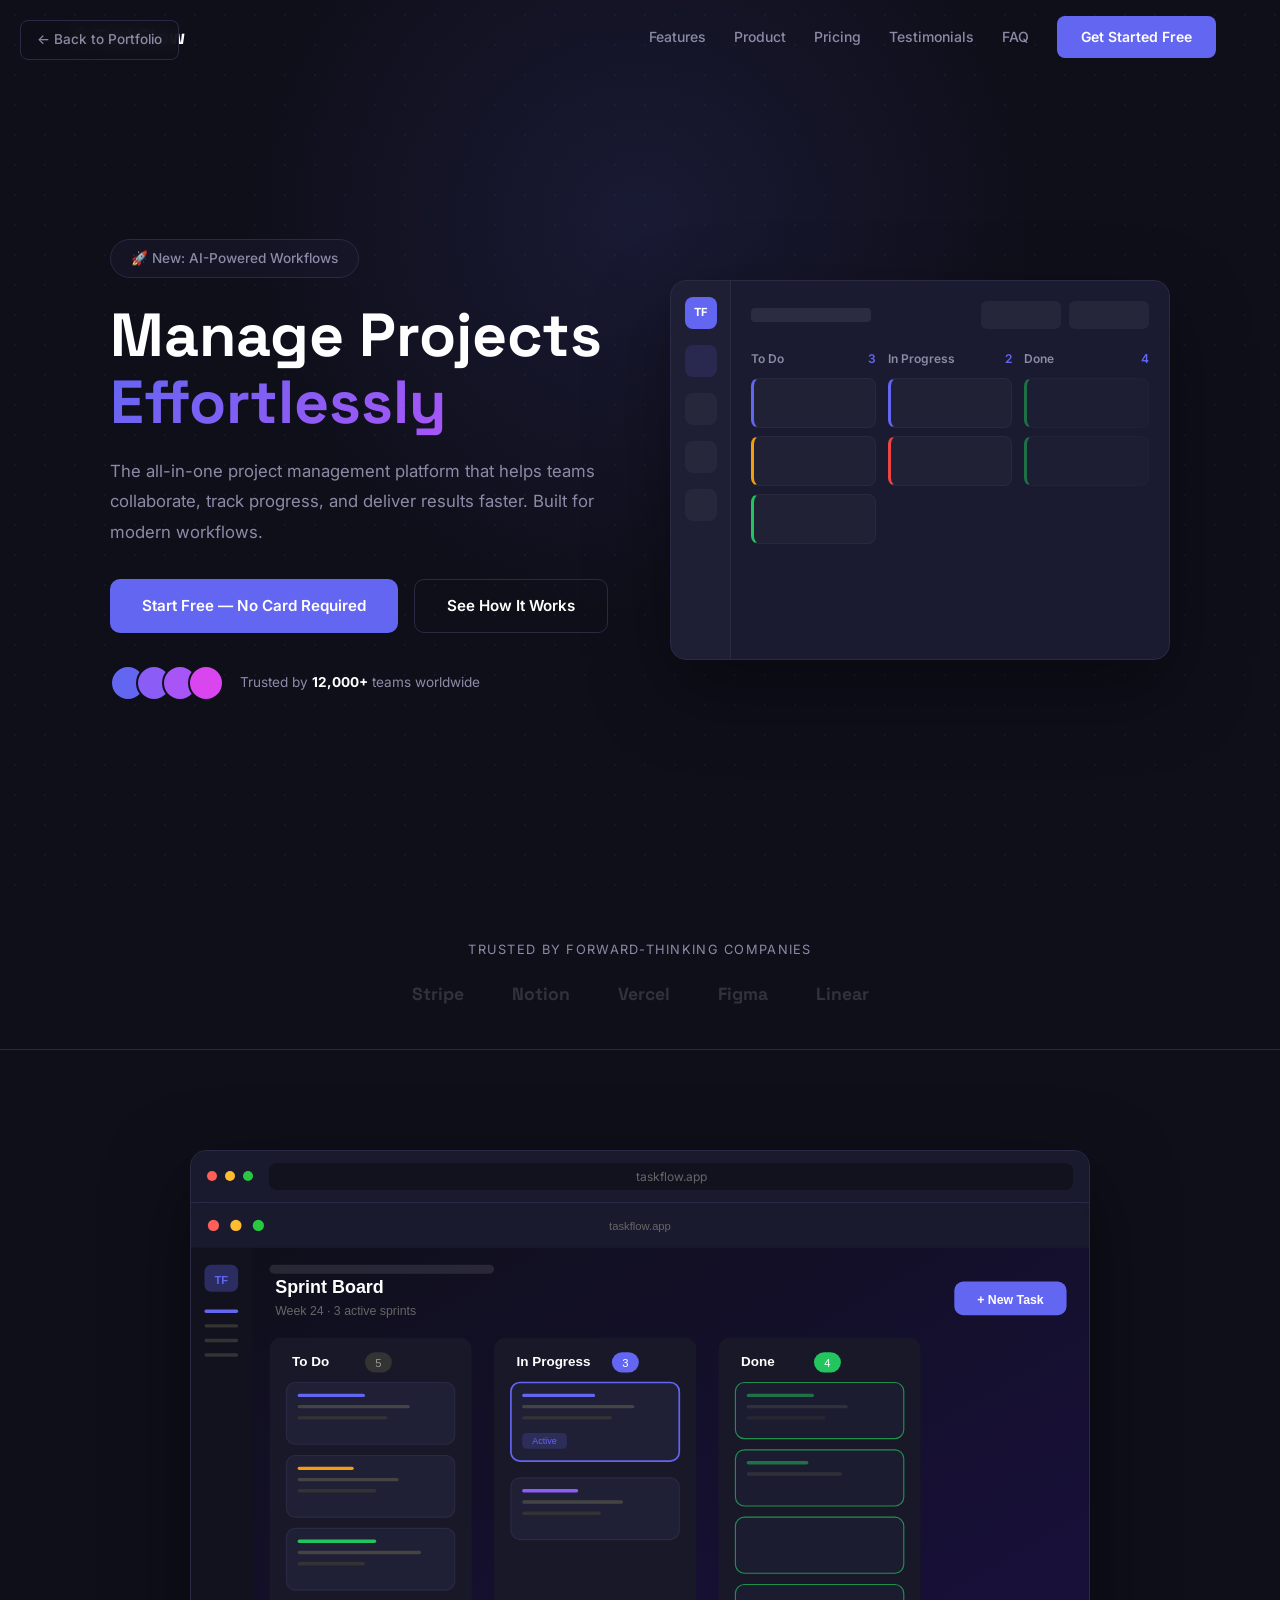
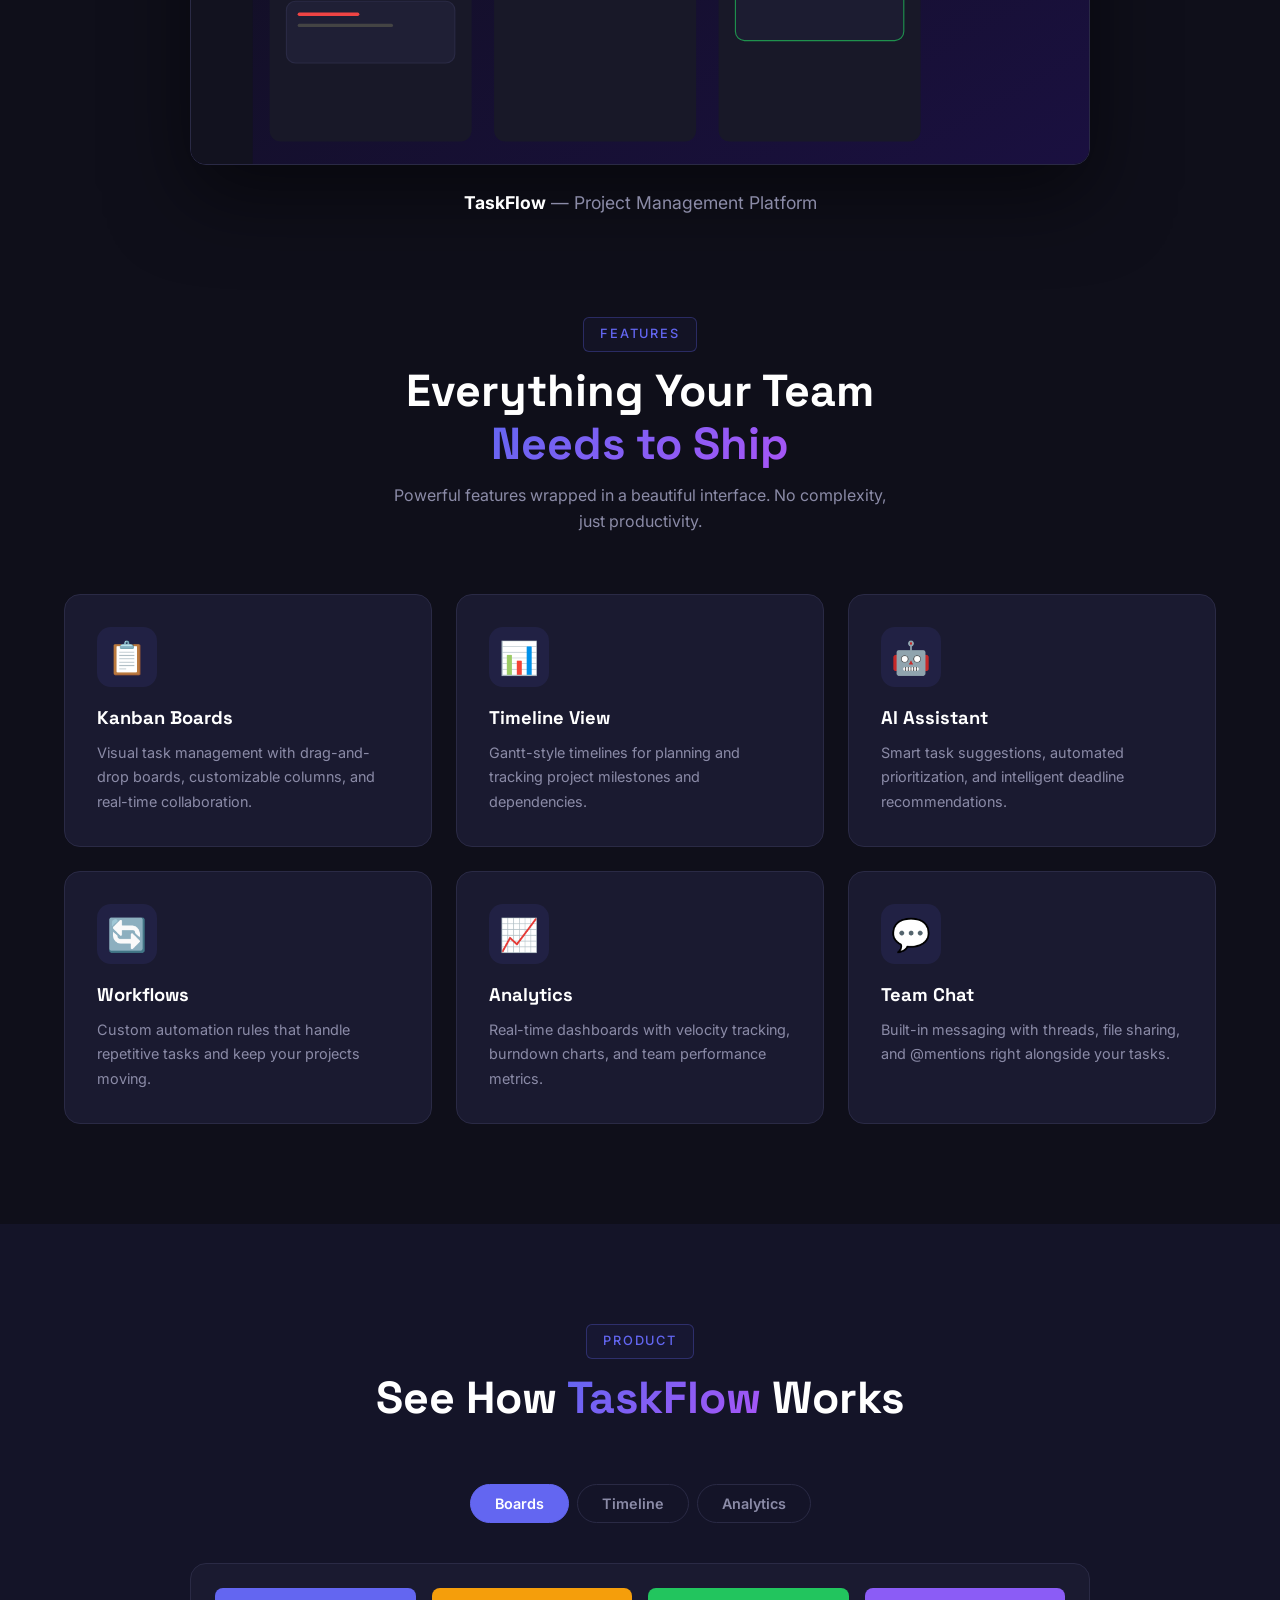
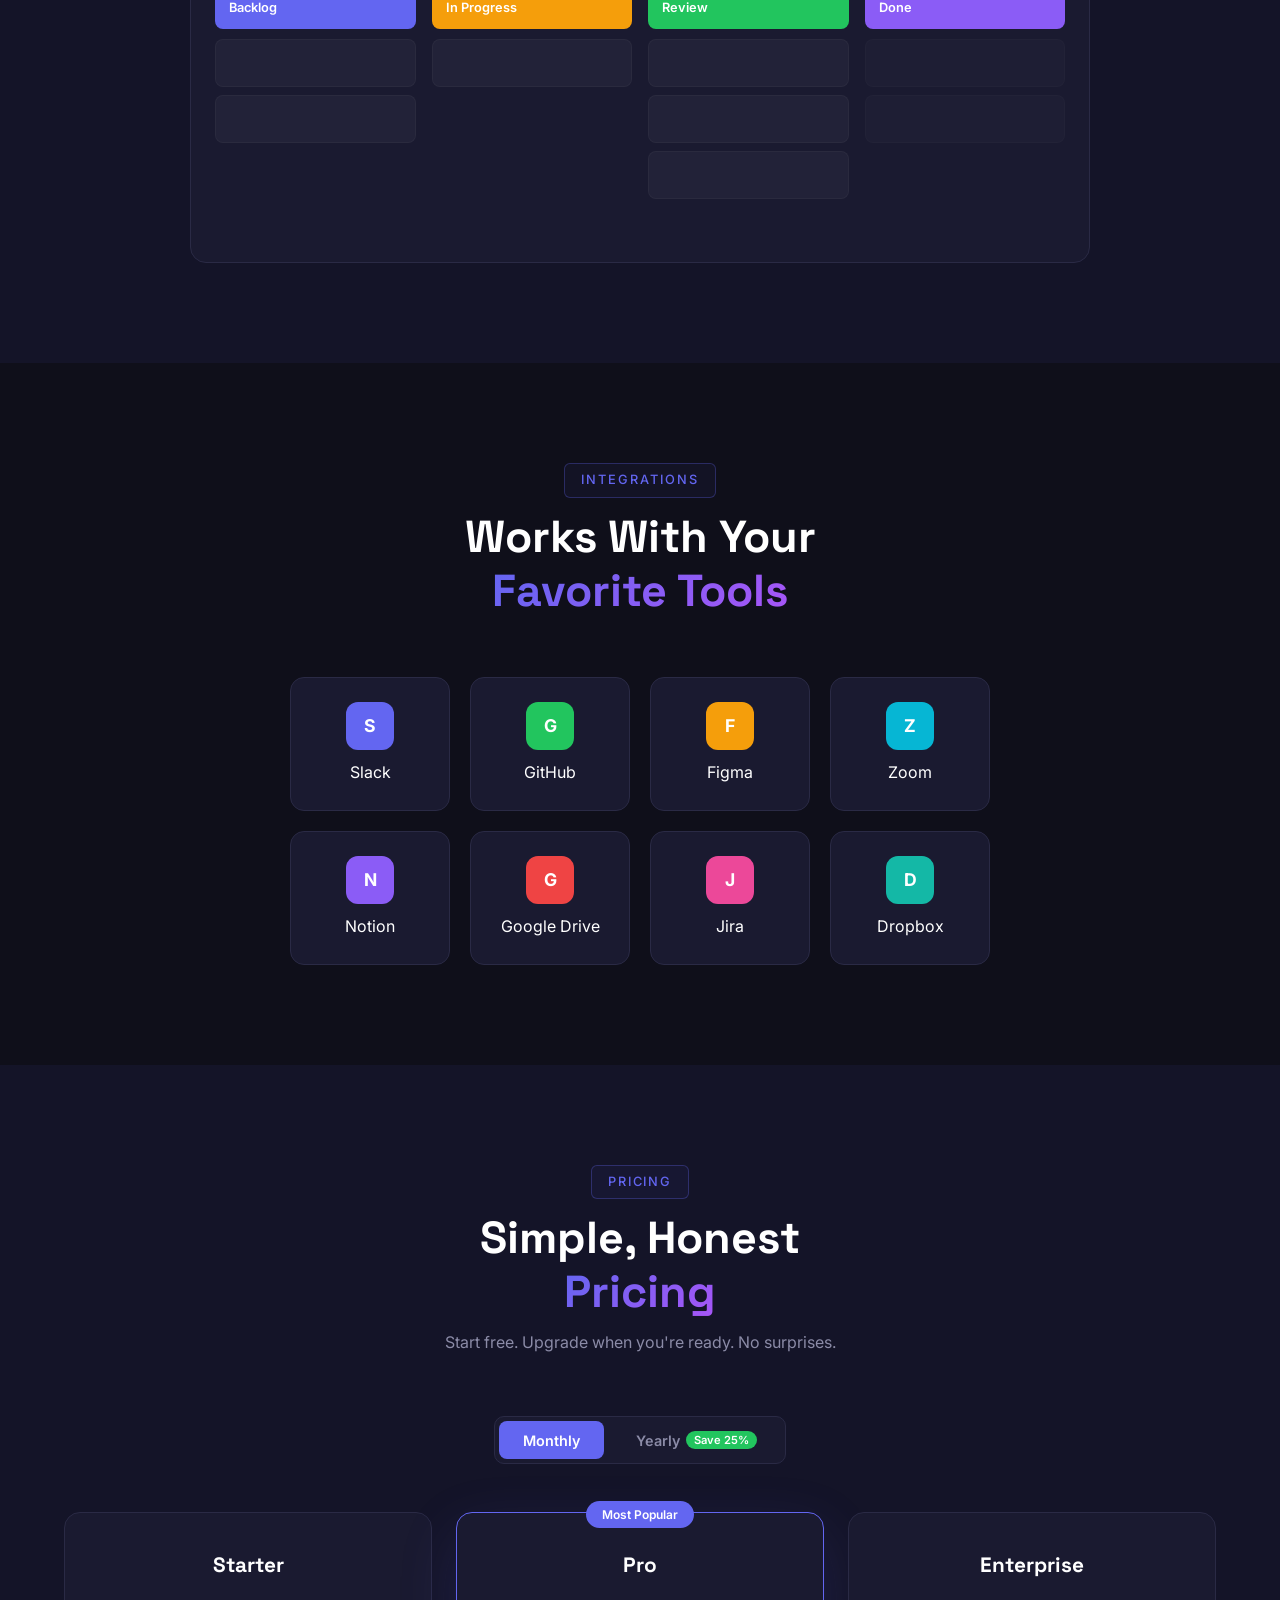
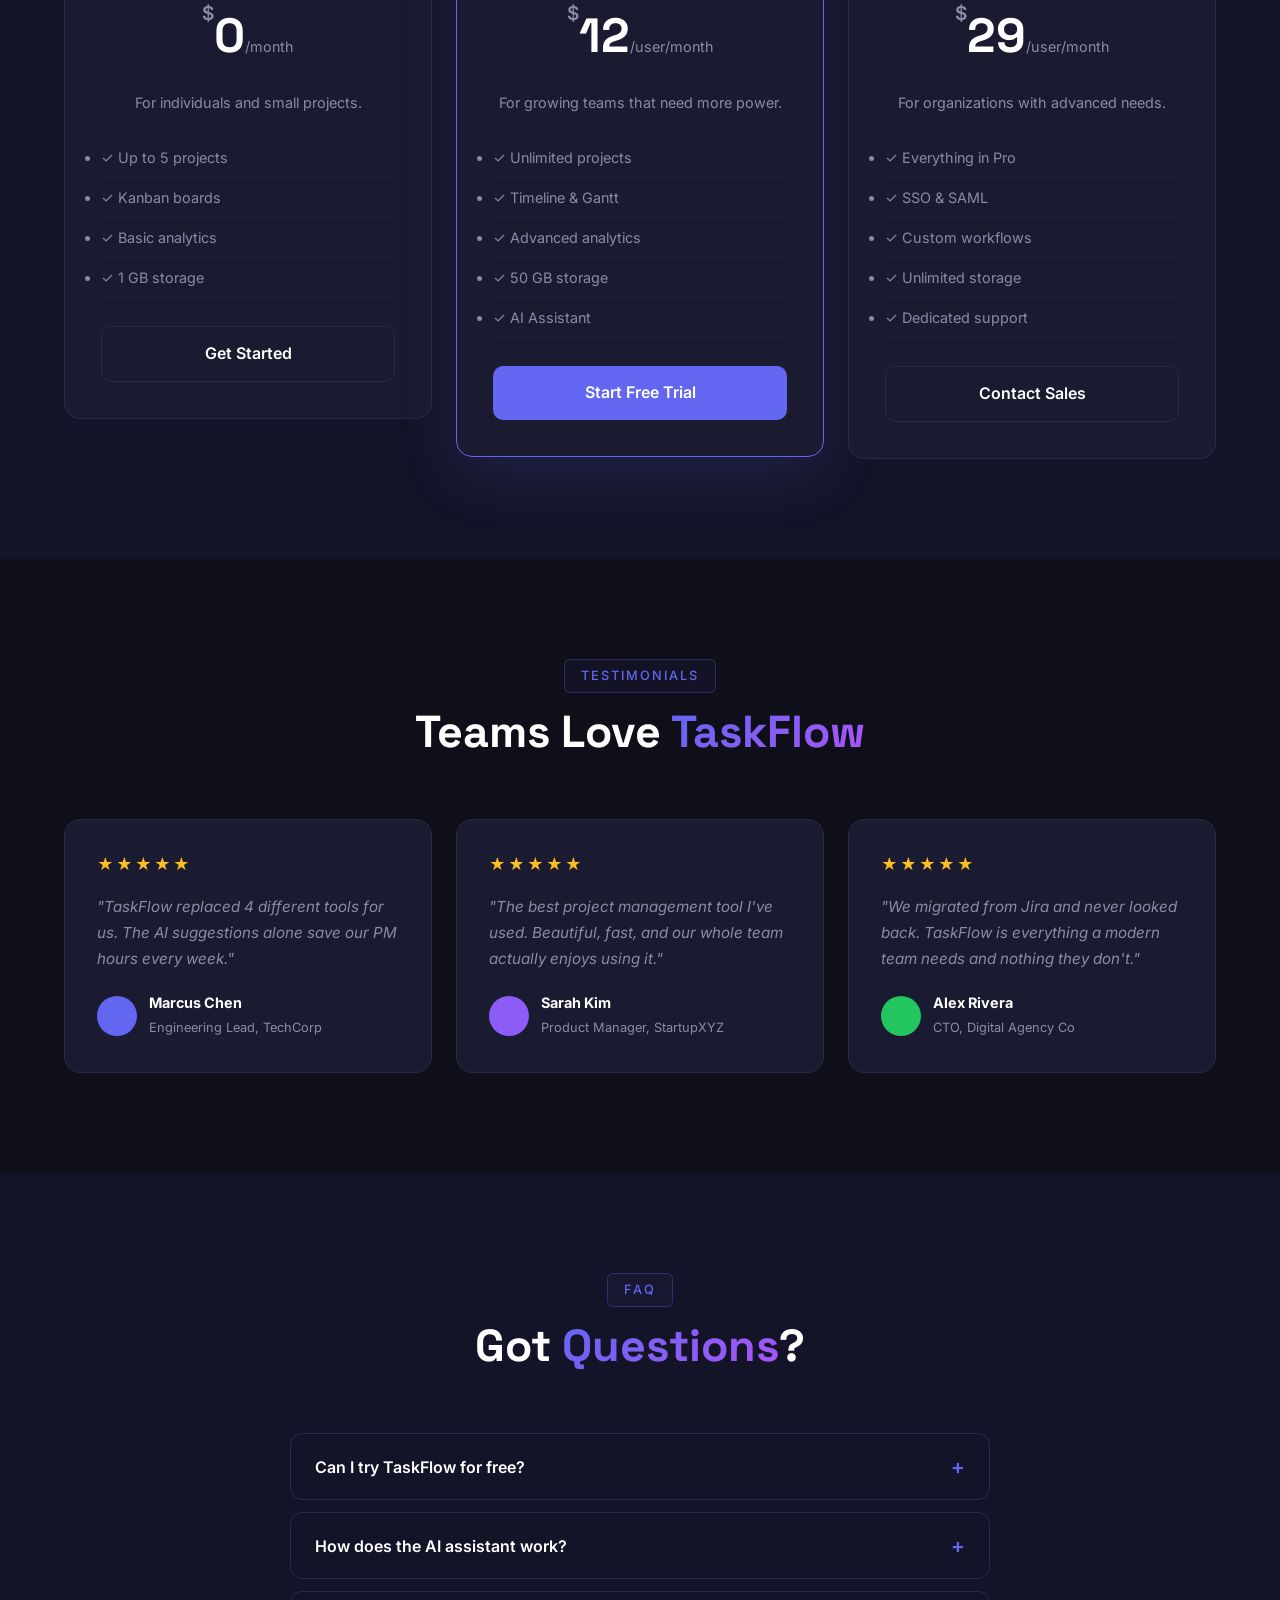
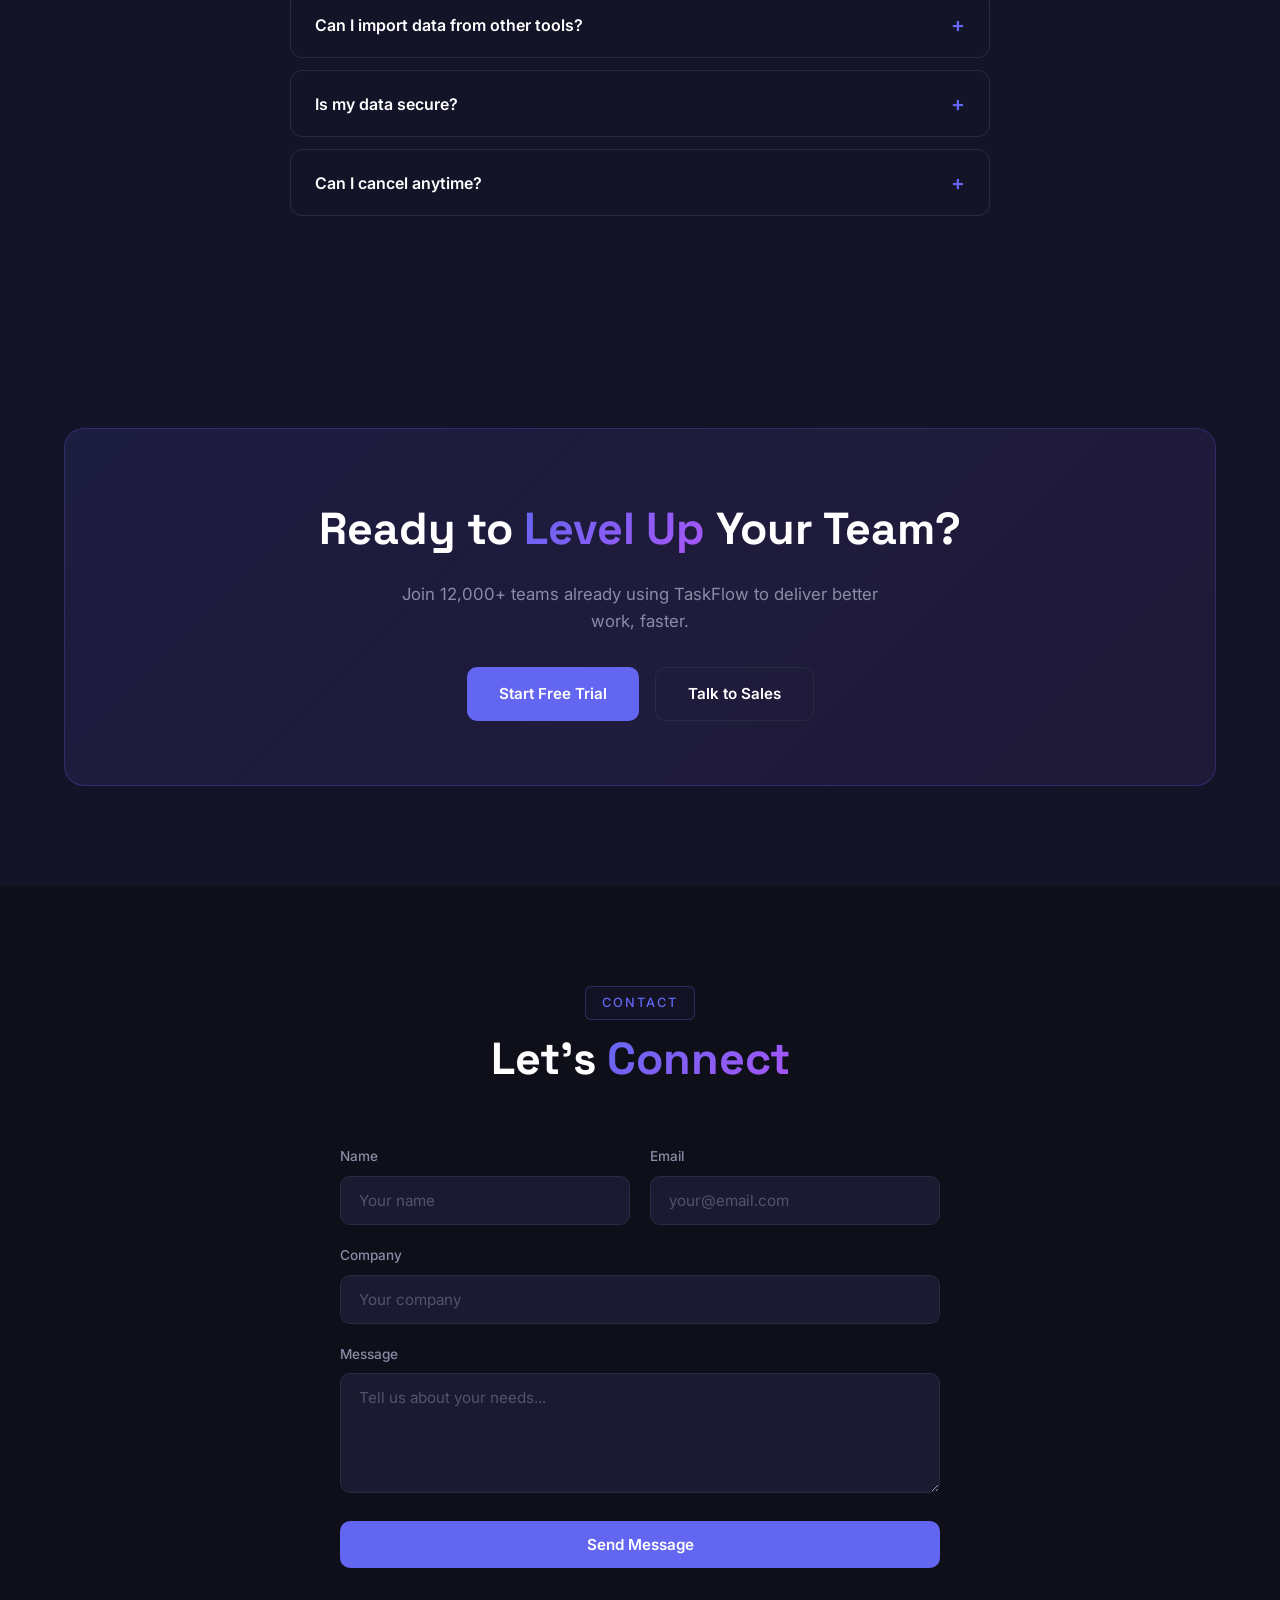
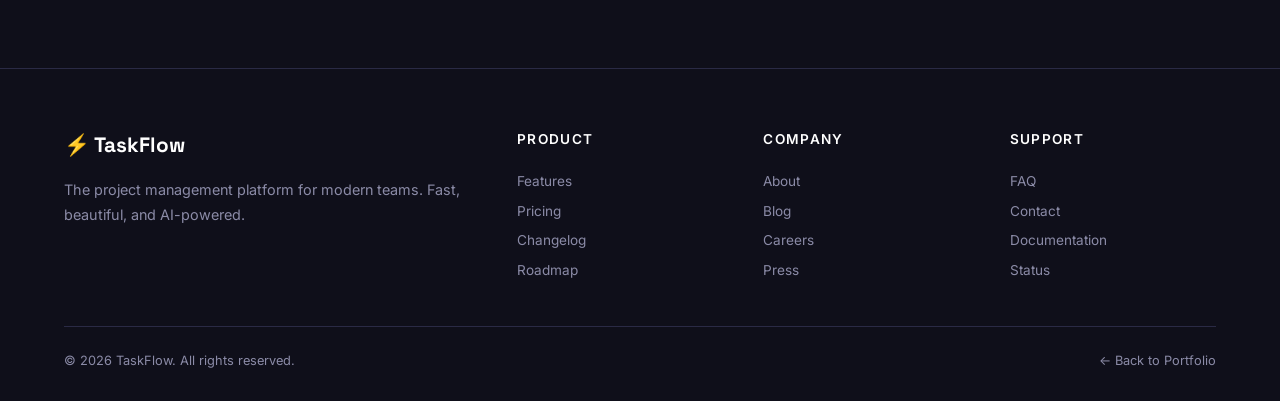
<file: projects/taskflow/index.html>
<!DOCTYPE html>
<html lang="en">
<head>
    <meta charset="UTF-8">
    <meta name="viewport" content="width=device-width, initial-scale=1.0">
    <meta name="description" content="TaskFlow — Enterprise productivity and project management platform">
    <title>TaskFlow — Project Management Platform</title>
    <link rel="preconnect" href="https://fonts.googleapis.com">
    <link rel="preconnect" href="https://fonts.gstatic.com" crossorigin>
    <link href="https://fonts.googleapis.com/css2?family=Inter:wght@300;400;500;600;700;800&family=Space+Grotesk:wght@400;500;600;700&display=swap" rel="stylesheet">
    <link rel="stylesheet" href="css/style.css">
    <link rel="icon" href="data:image/svg+xml,<svg xmlns='http://www.w3.org/2000/svg' viewBox='0 0 100 100'><text y='.9em' font-size='90'>⚡</text></svg>">
</head>
<body>

    <a href="../../index.html" class="back-link">← Back to Portfolio</a>

    <!-- Navigation -->
    <header class="nav">
        <div class="container">
            <nav class="nav-inner">
                <a href="#" class="logo">⚡ TaskFlow</a>
                <div class="nav-links" id="navLinks">
                    <a href="#features">Features</a>
                    <a href="#product">Product</a>
                    <a href="#pricing">Pricing</a>
                    <a href="#testimonials">Testimonials</a>
                    <a href="#faq">FAQ</a>
                    <a href="#contact" class="btn-nav">Get Started Free</a>
                </div>
                <button class="hamburger" id="hamburger" aria-label="Toggle menu">
                    <span></span><span></span><span></span>
                </button>
            </nav>
        </div>
    </header>

    <!-- Mobile Menu -->
    <div class="mobile-menu" id="mobileMenu">
        <div class="mobile-overlay" id="mobileOverlay"></div>
        <div class="mobile-panel">
            <a href="#features">Features</a>
            <a href="#product">Product</a>
            <a href="#pricing">Pricing</a>
            <a href="#testimonials">Testimonials</a>
            <a href="#faq">FAQ</a>
            <a href="#contact" class="btn-primary" style="text-align:center;margin-top:16px">Get Started Free</a>
        </div>
    </div>

    <main>

        <!-- Hero -->
        <section class="hero">
            <div class="hero-bg">
                <div class="hero-gradient"></div>
                <div class="hero-dots"></div>
            </div>
            <div class="container">
                <div class="hero-content">
                    <span class="hero-badge">🚀 New: AI-Powered Workflows</span>
                    <h1>Manage Projects<br><span class="gradient-text">Effortlessly</span></h1>
                    <p>The all-in-one project management platform that helps teams collaborate, track progress, and deliver results faster. Built for modern workflows.</p>
                    <div class="hero-btns">
                        <a href="#contact" class="btn-primary">Start Free — No Card Required</a>
                        <a href="#product" class="btn-outline">See How It Works</a>
                    </div>
                    <div class="hero-social-proof">
                        <div class="avatars">
                            <div class="avatar" style="background:#6366f1"></div>
                            <div class="avatar" style="background:#8b5cf6"></div>
                            <div class="avatar" style="background:#a855f7"></div>
                            <div class="avatar" style="background:#d946ef"></div>
                        </div>
                        <span>Trusted by <strong>12,000+</strong> teams worldwide</span>
                    </div>
                </div>
                <!-- Dashboard Preview -->
                <div class="hero-visual">
                    <div class="dashboard-ui">
                        <div class="dash-sidebar">
                            <div class="ds-logo">TF</div>
                            <div class="ds-nav-item active"></div>
                            <div class="ds-nav-item"></div>
                            <div class="ds-nav-item"></div>
                            <div class="ds-nav-item"></div>
                        </div>
                        <div class="dash-main">
                            <div class="dm-header">
                                <div class="dm-title"></div>
                                <div class="dm-actions">
                                    <div class="dm-btn"></div>
                                    <div class="dm-btn"></div>
                                </div>
                            </div>
                            <div class="dm-board">
                                <div class="dm-col">
                                    <div class="dm-col-header">To Do <span>3</span></div>
                                    <div class="dm-card" style="border-left:3px solid #6366f1"></div>
                                    <div class="dm-card" style="border-left:3px solid #f59e0b"></div>
                                    <div class="dm-card" style="border-left:3px solid #22c55e"></div>
                                </div>
                                <div class="dm-col">
                                    <div class="dm-col-header">In Progress <span>2</span></div>
                                    <div class="dm-card" style="border-left:3px solid #6366f1"></div>
                                    <div class="dm-card" style="border-left:3px solid #ef4444"></div>
                                </div>
                                <div class="dm-col">
                                    <div class="dm-col-header">Done <span>4</span></div>
                                    <div class="dm-card done" style="border-left:3px solid #22c55e"></div>
                                    <div class="dm-card done" style="border-left:3px solid #22c55e"></div>
                                </div>
                            </div>
                        </div>
                    </div>
                </div>
            </div>
        </section>

        <!-- Logos -->
        <section class="logos-section">
            <div class="container">
                <p class="logos-label">Trusted by forward-thinking companies</p>
                <div class="logos-row">
                    <span>Stripe</span><span>Notion</span><span>Vercel</span><span>Figma</span><span>Linear</span>
                </div>
            </div>
        </section>

        <!-- Project Preview -->
        <section class="project-preview-section">
            <div class="container">
                <div class="preview-browser">
                    <div class="preview-chrome">
                        <div class="preview-dot r"></div>
                        <div class="preview-dot y"></div>
                        <div class="preview-dot g"></div>
                        <div class="preview-url">taskflow.app</div>
                    </div>
                    <img src="../../assets/images/taskflow-preview.svg" alt="TaskFlow Dashboard" class="preview-img">
                </div>
                <p class="preview-label"><strong>TaskFlow</strong> — Project Management Platform</p>
            </div>
        </section>

        <!-- Features -->
        <section class="section" id="features">
            <div class="container">
                <div class="section-header">
                    <span class="tag">Features</span>
                    <h2>Everything Your Team<br><span class="gradient-text">Needs to Ship</span></h2>
                    <p>Powerful features wrapped in a beautiful interface. No complexity, just productivity.</p>
                </div>
                <div class="features-grid">
                    <div class="feature-card feature-lg">
                        <div class="feature-icon">📋</div>
                        <h3>Kanban Boards</h3>
                        <p>Visual task management with drag-and-drop boards, customizable columns, and real-time collaboration.</p>
                    </div>
                    <div class="feature-card">
                        <div class="feature-icon">📊</div>
                        <h3>Timeline View</h3>
                        <p>Gantt-style timelines for planning and tracking project milestones and dependencies.</p>
                    </div>
                    <div class="feature-card">
                        <div class="feature-icon">🤖</div>
                        <h3>AI Assistant</h3>
                        <p>Smart task suggestions, automated prioritization, and intelligent deadline recommendations.</p>
                    </div>
                    <div class="feature-card">
                        <div class="feature-icon">🔄</div>
                        <h3>Workflows</h3>
                        <p>Custom automation rules that handle repetitive tasks and keep your projects moving.</p>
                    </div>
                    <div class="feature-card">
                        <div class="feature-icon">📈</div>
                        <h3>Analytics</h3>
                        <p>Real-time dashboards with velocity tracking, burndown charts, and team performance metrics.</p>
                    </div>
                    <div class="feature-card">
                        <div class="feature-icon">💬</div>
                        <h3>Team Chat</h3>
                        <p>Built-in messaging with threads, file sharing, and @mentions right alongside your tasks.</p>
                    </div>
                </div>
            </div>
        </section>

        <!-- Product / Workflow -->
        <section class="section section-dark" id="product">
            <div class="container">
                <div class="section-header">
                    <span class="tag">Product</span>
                    <h2>See How <span class="gradient-text">TaskFlow</span> Works</h2>
                </div>
                <!-- Tabs -->
                <div class="product-tabs">
                    <button class="ptab active" data-tab="boards">Boards</button>
                    <button class="ptab" data-tab="timeline">Timeline</button>
                    <button class="ptab" data-tab="analytics">Analytics</button>
                </div>
                <div class="product-panels">
                    <div class="ppanel active" id="tab-boards">
                        <div class="panel-ui">
                            <div class="panel-board">
                                <div class="panel-col"><div class="panel-col-head" style="background:#6366f1">Backlog</div><div class="panel-card"></div><div class="panel-card"></div></div>
                                <div class="panel-col"><div class="panel-col-head" style="background:#f59e0b">In Progress</div><div class="panel-card"></div></div>
                                <div class="panel-col"><div class="panel-col-head" style="background:#22c55e">Review</div><div class="panel-card"></div><div class="panel-card"></div><div class="panel-card"></div></div>
                                <div class="panel-col"><div class="panel-col-head" style="background:#8b5cf6">Done</div><div class="panel-card done"></div><div class="panel-card done"></div></div>
                            </div>
                        </div>
                    </div>
                    <div class="ppanel" id="tab-timeline">
                        <div class="panel-ui">
                            <div class="panel-timeline">
                                <div class="timeline-row"><div class="tl-bar" style="width:60%;margin-left:10%;background:#6366f1"></div></div>
                                <div class="timeline-row"><div class="tl-bar" style="width:40%;margin-left:20%;background:#8b5cf6"></div></div>
                                <div class="timeline-row"><div class="tl-bar" style="width:70%;margin-left:5%;background:#22c55e"></div></div>
                                <div class="timeline-row"><div class="tl-bar" style="width:30%;margin-left:30%;background:#f59e0b"></div></div>
                                <div class="timeline-row"><div class="tl-bar" style="width:50%;margin-left:15%;background:#ef4444"></div></div>
                            </div>
                        </div>
                    </div>
                    <div class="ppanel" id="tab-analytics">
                        <div class="panel-ui">
                            <div class="panel-analytics">
                                <div class="pa-card"><div class="pa-val">847</div><div class="pa-label">Tasks Completed</div><div class="pa-bar" style="width:85%;background:#22c55e"></div></div>
                                <div class="pa-card"><div class="pa-val">23</div><div class="pa-label">Active Projects</div><div class="pa-bar" style="width:60%;background:#6366f1"></div></div>
                                <div class="pa-card"><div class="pa-val">94%</div><div class="pa-label">On-Time Delivery</div><div class="pa-bar" style="width:94%;background:#8b5cf6"></div></div>
                            </div>
                        </div>
                    </div>
                </div>
            </div>
        </section>

        <!-- Integrations -->
        <section class="section" id="integrations">
            <div class="container">
                <div class="section-header">
                    <span class="tag">Integrations</span>
                    <h2>Works With Your<br><span class="gradient-text">Favorite Tools</span></h2>
                </div>
                <div class="integrations-grid">
                    <div class="int-card"><div class="int-icon" style="background:#6366f1">S</div><span>Slack</span></div>
                    <div class="int-card"><div class="int-icon" style="background:#22c55e">G</div><span>GitHub</span></div>
                    <div class="int-card"><div class="int-icon" style="background:#f59e0b">F</div><span>Figma</span></div>
                    <div class="int-card"><div class="int-icon" style="background:#06b6d4">Z</div><span>Zoom</span></div>
                    <div class="int-card"><div class="int-icon" style="background:#8b5cf6">N</div><span>Notion</span></div>
                    <div class="int-card"><div class="int-icon" style="background:#ef4444">G</div><span>Google Drive</span></div>
                    <div class="int-card"><div class="int-icon" style="background:#ec4899">J</div><span>Jira</span></div>
                    <div class="int-card"><div class="int-icon" style="background:#14b8a6">D</div><span>Dropbox</span></div>
                </div>
            </div>
        </section>

        <!-- Pricing -->
        <section class="section section-dark" id="pricing">
            <div class="container">
                <div class="section-header">
                    <span class="tag">Pricing</span>
                    <h2>Simple, Honest<br><span class="gradient-text">Pricing</span></h2>
                    <p>Start free. Upgrade when you're ready. No surprises.</p>
                </div>
                <div class="pricing-toggle">
                    <button class="toggle-btn active" data-period="monthly">Monthly</button>
                    <button class="toggle-btn" data-period="yearly">Yearly <span class="badge-save">Save 25%</span></button>
                </div>
                <div class="pricing-grid">
                    <div class="price-card">
                        <h3>Starter</h3>
                        <div class="price"><span class="currency">$</span><span class="amount" data-monthly="0" data-yearly="0">0</span><span class="period">/month</span></div>
                        <p>For individuals and small projects.</p>
                        <ul>
                            <li>✓ Up to 5 projects</li>
                            <li>✓ Kanban boards</li>
                            <li>✓ Basic analytics</li>
                            <li>✓ 1 GB storage</li>
                        </ul>
                        <a href="#contact" class="btn-outline-card">Get Started</a>
                    </div>
                    <div class="price-card featured">
                        <span class="popular">Most Popular</span>
                        <h3>Pro</h3>
                        <div class="price"><span class="currency">$</span><span class="amount" data-monthly="12" data-yearly="9">12</span><span class="period">/user/month</span></div>
                        <p>For growing teams that need more power.</p>
                        <ul>
                            <li>✓ Unlimited projects</li>
                            <li>✓ Timeline & Gantt</li>
                            <li>✓ Advanced analytics</li>
                            <li>✓ 50 GB storage</li>
                            <li>✓ AI Assistant</li>
                        </ul>
                        <a href="#contact" class="btn-primary-card">Start Free Trial</a>
                    </div>
                    <div class="price-card">
                        <h3>Enterprise</h3>
                        <div class="price"><span class="currency">$</span><span class="amount" data-monthly="29" data-yearly="22">29</span><span class="period">/user/month</span></div>
                        <p>For organizations with advanced needs.</p>
                        <ul>
                            <li>✓ Everything in Pro</li>
                            <li>✓ SSO & SAML</li>
                            <li>✓ Custom workflows</li>
                            <li>✓ Unlimited storage</li>
                            <li>✓ Dedicated support</li>
                        </ul>
                        <a href="#contact" class="btn-outline-card">Contact Sales</a>
                    </div>
                </div>
            </div>
        </section>

        <!-- Testimonials -->
        <section class="section" id="testimonials">
            <div class="container">
                <div class="section-header">
                    <span class="tag">Testimonials</span>
                    <h2>Teams Love <span class="gradient-text">TaskFlow</span></h2>
                </div>
                <div class="testimonials-grid">
                    <div class="testimonial-card">
                        <div class="stars">★★★★★</div>
                        <p>"TaskFlow replaced 4 different tools for us. The AI suggestions alone save our PM hours every week."</p>
                        <div class="t-author">
                            <div class="t-avatar" style="background:#6366f1"></div>
                            <div><strong>Marcus Chen</strong><span>Engineering Lead, TechCorp</span></div>
                        </div>
                    </div>
                    <div class="testimonial-card">
                        <div class="stars">★★★★★</div>
                        <p>"The best project management tool I've used. Beautiful, fast, and our whole team actually enjoys using it."</p>
                        <div class="t-author">
                            <div class="t-avatar" style="background:#8b5cf6"></div>
                            <div><strong>Sarah Kim</strong><span>Product Manager, StartupXYZ</span></div>
                        </div>
                    </div>
                    <div class="testimonial-card">
                        <div class="stars">★★★★★</div>
                        <p>"We migrated from Jira and never looked back. TaskFlow is everything a modern team needs and nothing they don't."</p>
                        <div class="t-author">
                            <div class="t-avatar" style="background:#22c55e"></div>
                            <div><strong>Alex Rivera</strong><span>CTO, Digital Agency Co</span></div>
                        </div>
                    </div>
                </div>
            </div>
        </section>

        <!-- FAQ -->
        <section class="section section-dark" id="faq">
            <div class="container">
                <div class="section-header">
                    <span class="tag">FAQ</span>
                    <h2>Got <span class="gradient-text">Questions</span>?</h2>
                </div>
                <div class="faq-list">
                    <div class="faq-item">
                        <button class="faq-q">Can I try TaskFlow for free? <span>+</span></button>
                        <div class="faq-a"><p>Yes! Our Starter plan is completely free, and our Pro plan comes with a 14-day free trial. No credit card required.</p></div>
                    </div>
                    <div class="faq-item">
                        <button class="faq-q">How does the AI assistant work? <span>+</span></button>
                        <div class="faq-a"><p>Our AI learns from your team's patterns to suggest task priorities, deadline estimates, and workflow optimizations. It gets smarter over time.</p></div>
                    </div>
                    <div class="faq-item">
                        <button class="faq-q">Can I import data from other tools? <span>+</span></button>
                        <div class="faq-a"><p>Absolutely. We support one-click imports from Jira, Asana, Trello, Monday.com, and CSV files. Migration typically takes less than 10 minutes.</p></div>
                    </div>
                    <div class="faq-item">
                        <button class="faq-q">Is my data secure? <span>+</span></button>
                        <div class="faq-a"><p>We use end-to-end encryption, SOC 2 Type II compliance, and enterprise-grade security. Your data is hosted in SOC 2 certified data centers.</p></div>
                    </div>
                    <div class="faq-item">
                        <button class="faq-q">Can I cancel anytime? <span>+</span></button>
                        <div class="faq-a"><p>Yes, you can cancel your subscription at any time. No long-term contracts or cancellation fees. You'll keep access until the end of your billing period.</p></div>
                    </div>
                </div>
            </div>
        </section>

        <!-- CTA -->
        <section class="section cta-section">
            <div class="container">
                <div class="cta-box">
                    <h2>Ready to <span class="gradient-text">Level Up</span> Your Team?</h2>
                    <p>Join 12,000+ teams already using TaskFlow to deliver better work, faster.</p>
                    <div class="cta-btns">
                        <a href="#contact" class="btn-primary">Start Free Trial</a>
                        <a href="#contact" class="btn-outline">Talk to Sales</a>
                    </div>
                </div>
            </div>
        </section>

        <!-- Contact -->
        <section class="section" id="contact">
            <div class="container">
                <div class="section-header">
                    <span class="tag">Contact</span>
                    <h2>Let's <span class="gradient-text">Connect</span></h2>
                </div>
                <div class="contact-wrap">
                    <form class="contact-form" id="contactForm">
                        <div class="form-row">
                            <div class="form-group">
                                <label>Name</label>
                                <input type="text" placeholder="Your name" required>
                            </div>
                            <div class="form-group">
                                <label>Email</label>
                                <input type="email" placeholder="your@email.com" required>
                            </div>
                        </div>
                        <div class="form-group">
                            <label>Company</label>
                            <input type="text" placeholder="Your company">
                        </div>
                        <div class="form-group">
                            <label>Message</label>
                            <textarea placeholder="Tell us about your needs..." rows="4" required></textarea>
                        </div>
                        <button type="submit" class="btn-primary" style="width:100%;justify-content:center">Send Message</button>
                    </form>
                </div>
            </div>
        </section>

    </main>

    <footer class="footer">
        <div class="container">
            <div class="footer-grid">
                <div class="footer-brand">
                    <span class="logo">⚡ TaskFlow</span>
                    <p>The project management platform for modern teams. Fast, beautiful, and AI-powered.</p>
                </div>
                <div class="footer-col">
                    <h4>Product</h4>
                    <a href="#features">Features</a>
                    <a href="#pricing">Pricing</a>
                    <a href="#contact">Changelog</a>
                    <a href="#contact">Roadmap</a>
                </div>
                <div class="footer-col">
                    <h4>Company</h4>
                    <a href="#features">About</a>
                    <a href="#contact">Blog</a>
                    <a href="#contact">Careers</a>
                    <a href="#contact">Press</a>
                </div>
                <div class="footer-col">
                    <h4>Support</h4>
                    <a href="#faq">FAQ</a>
                    <a href="#contact">Contact</a>
                    <a href="#faq">Documentation</a>
                    <a href="#contact">Status</a>
                </div>
            </div>
            <div class="footer-bottom">
                <p>&copy; 2026 TaskFlow. All rights reserved.</p>
                <a href="../../index.html" class="back-portfolio">← Back to Portfolio</a>
            </div>
        </div>
    </footer>

    <script src="js/script.js"></script>
</body>
</html>
</file>
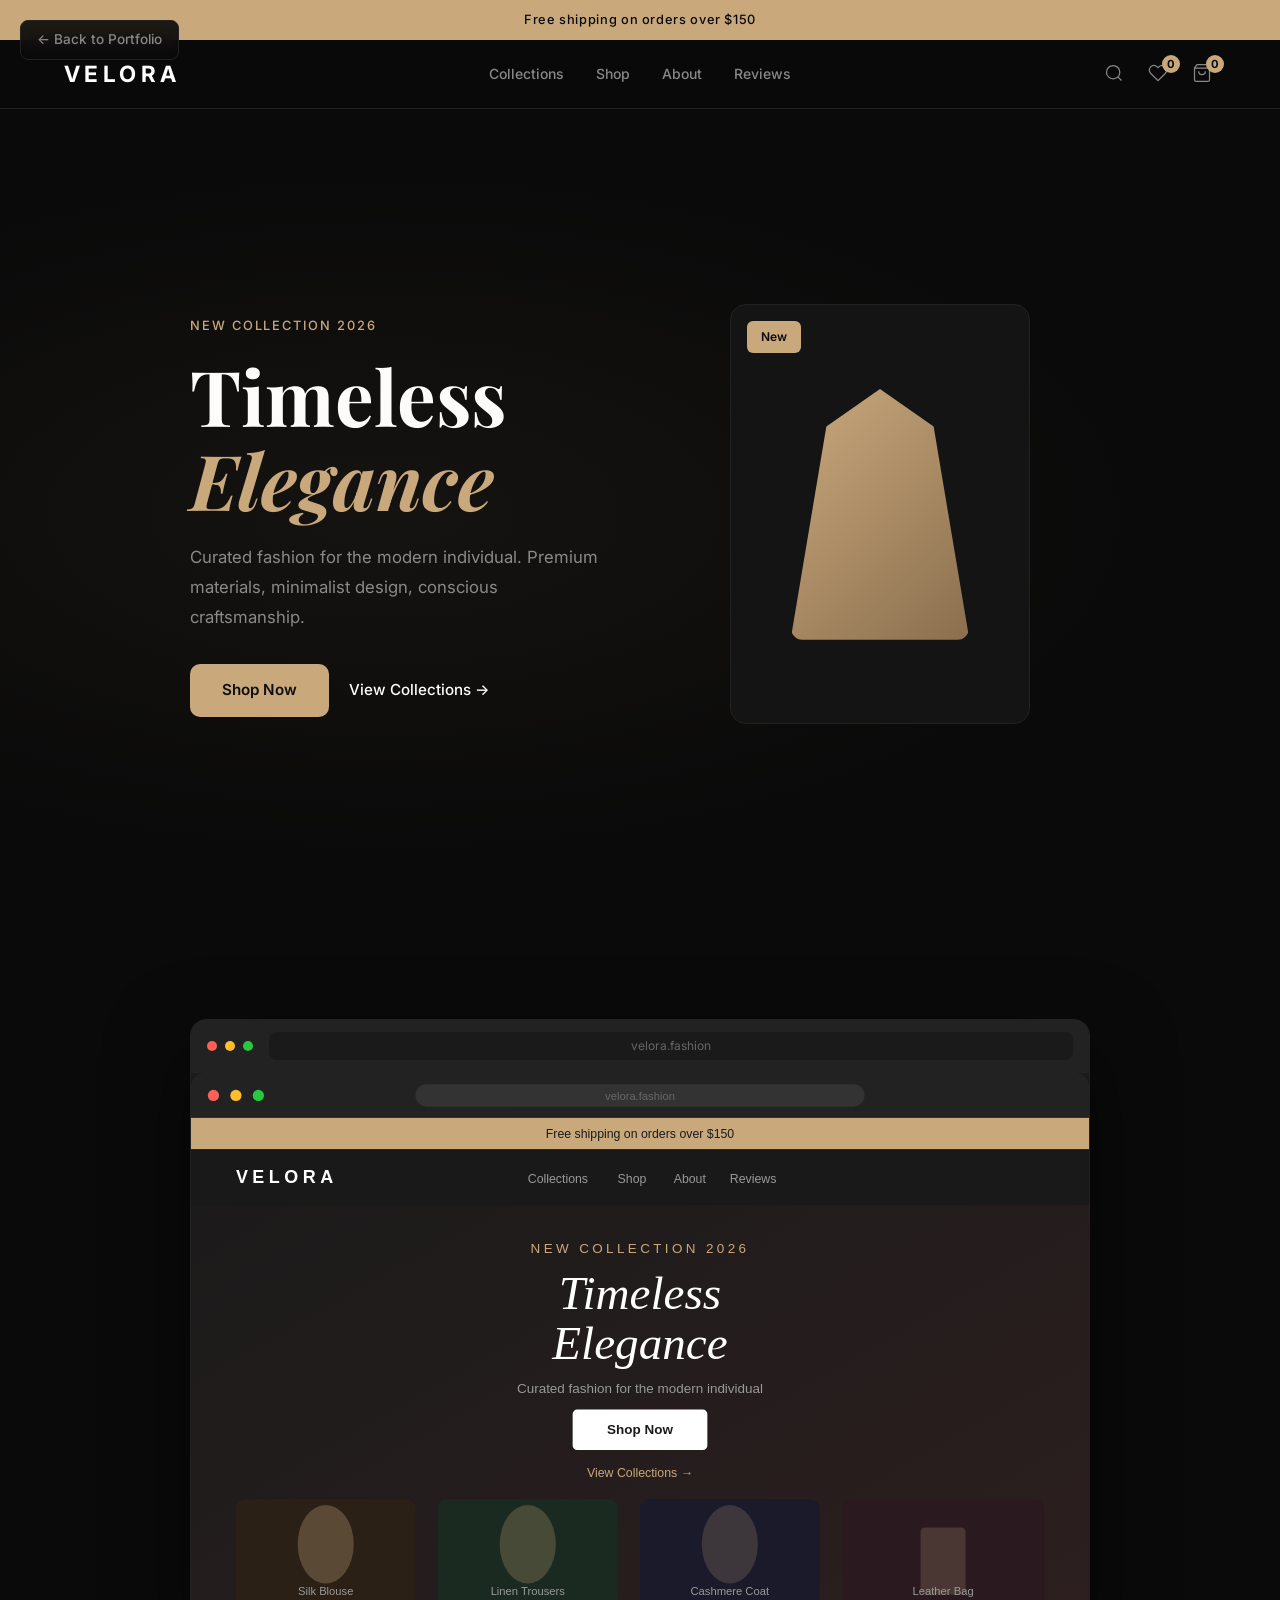
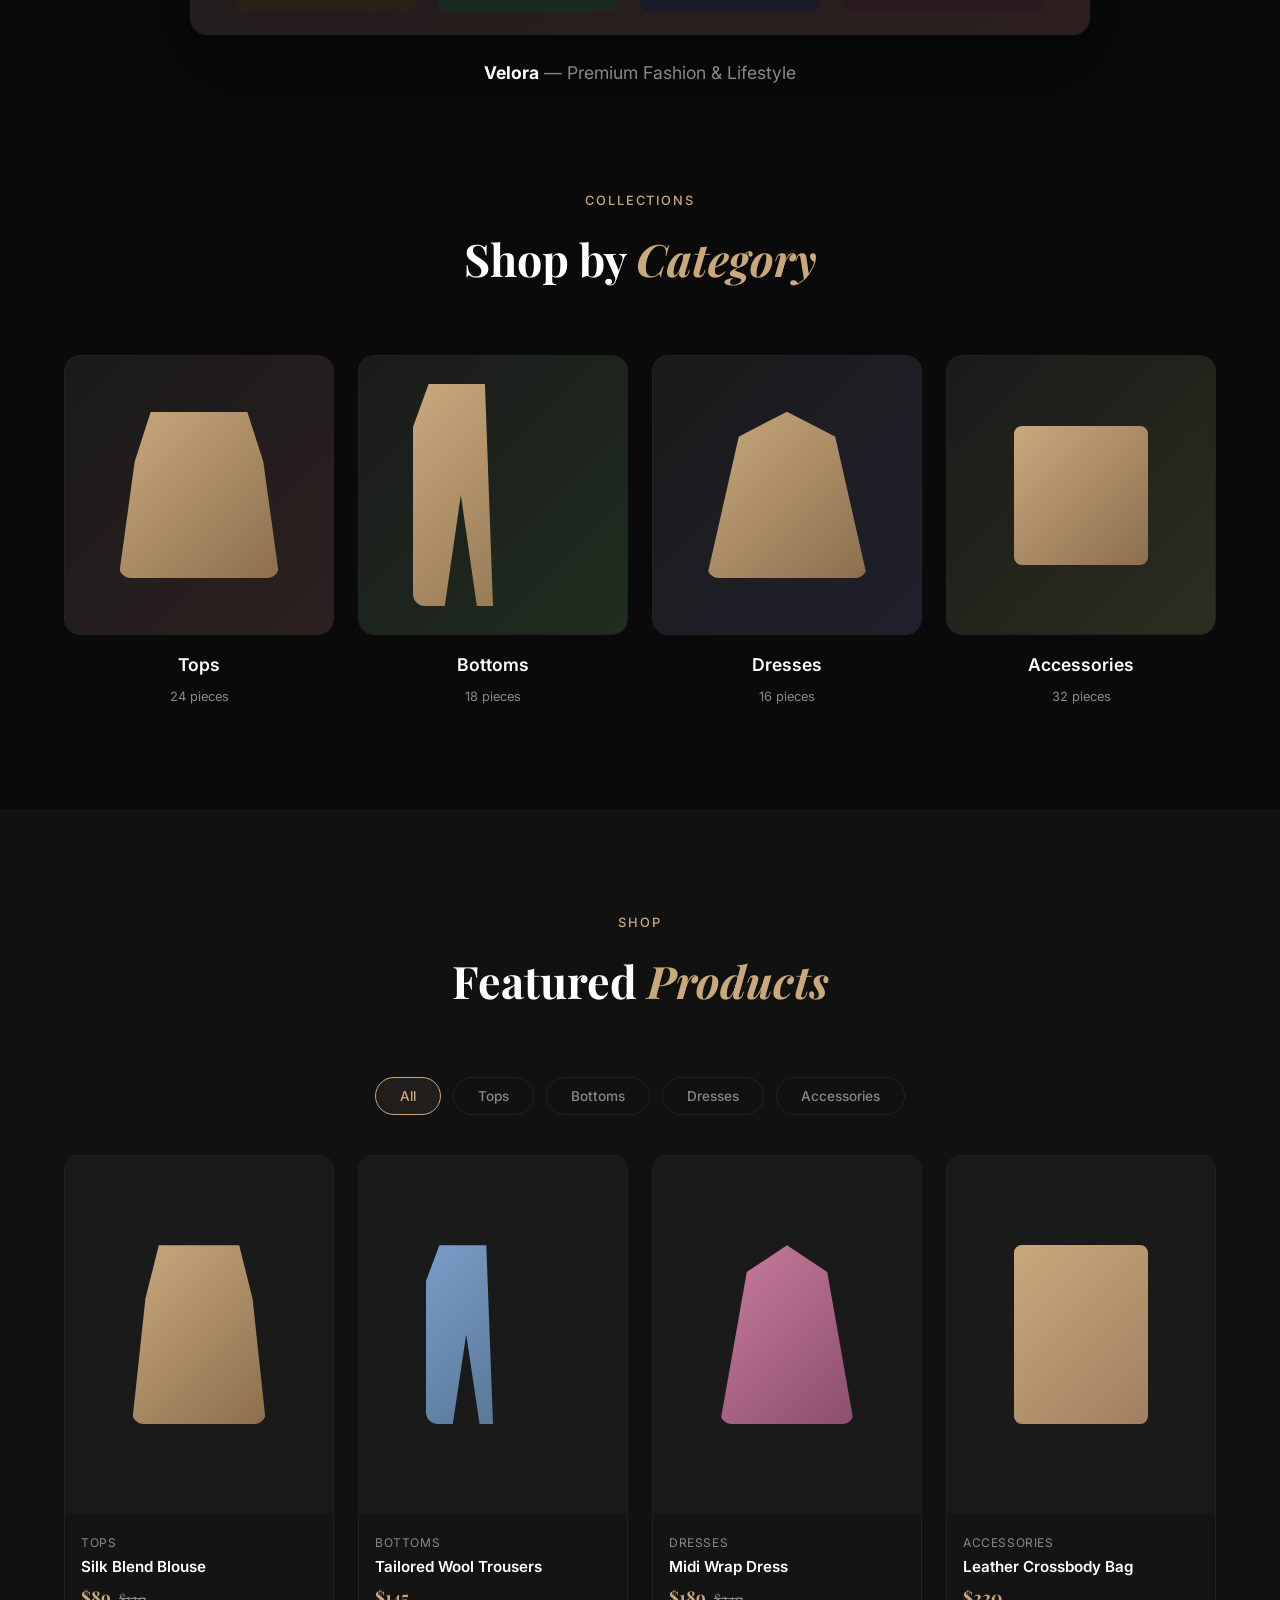
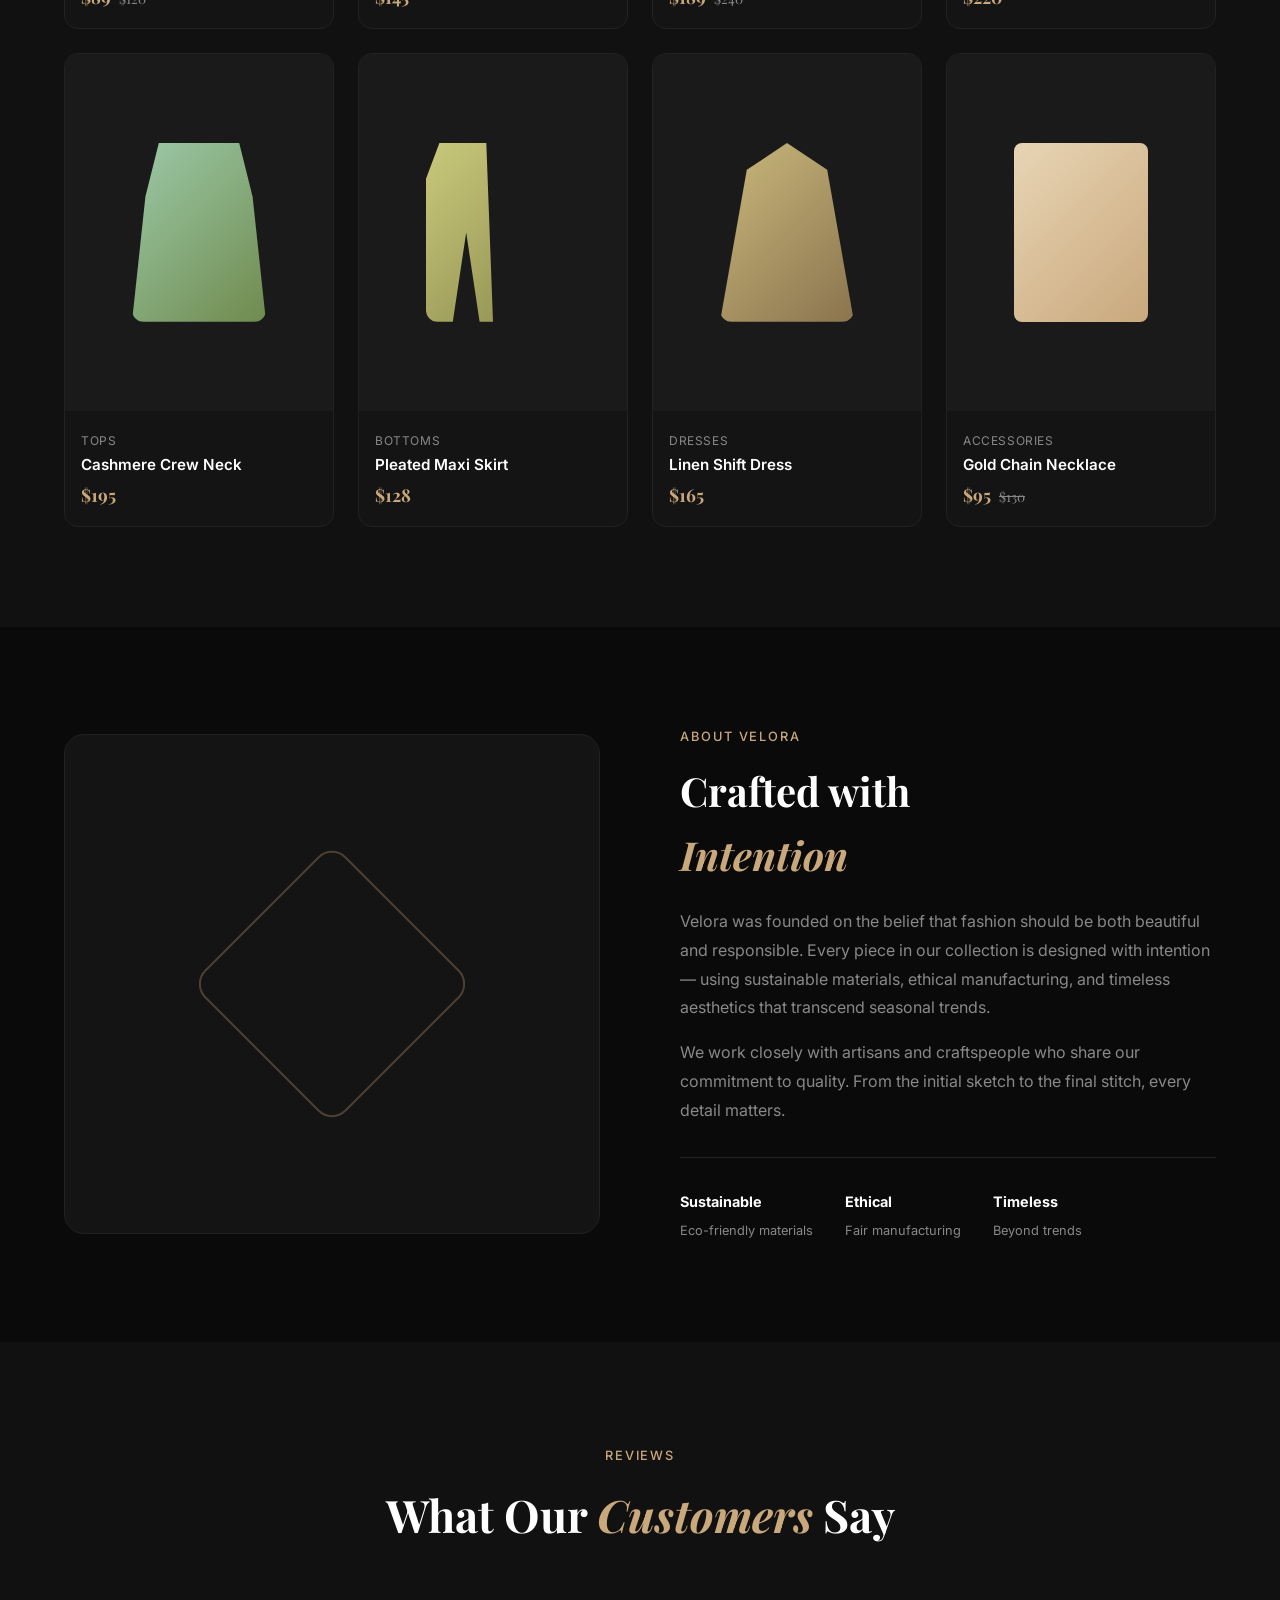
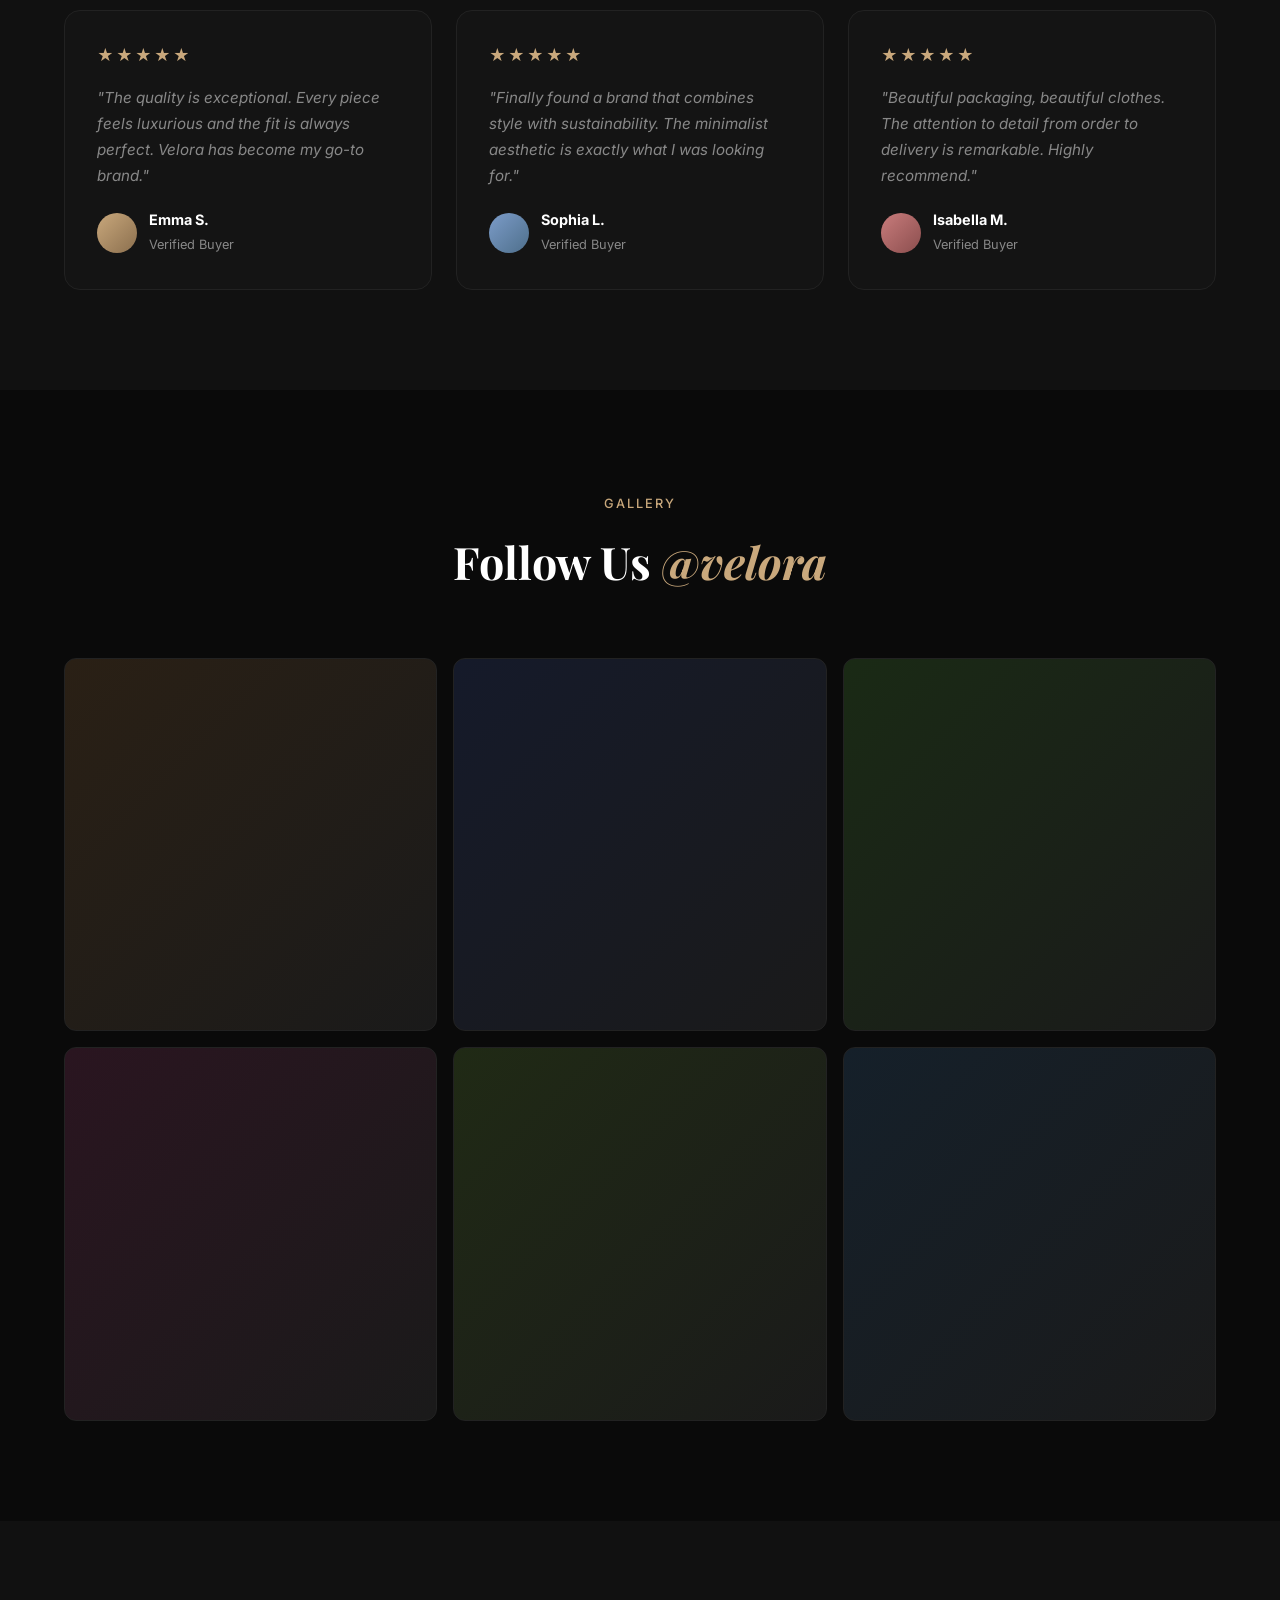
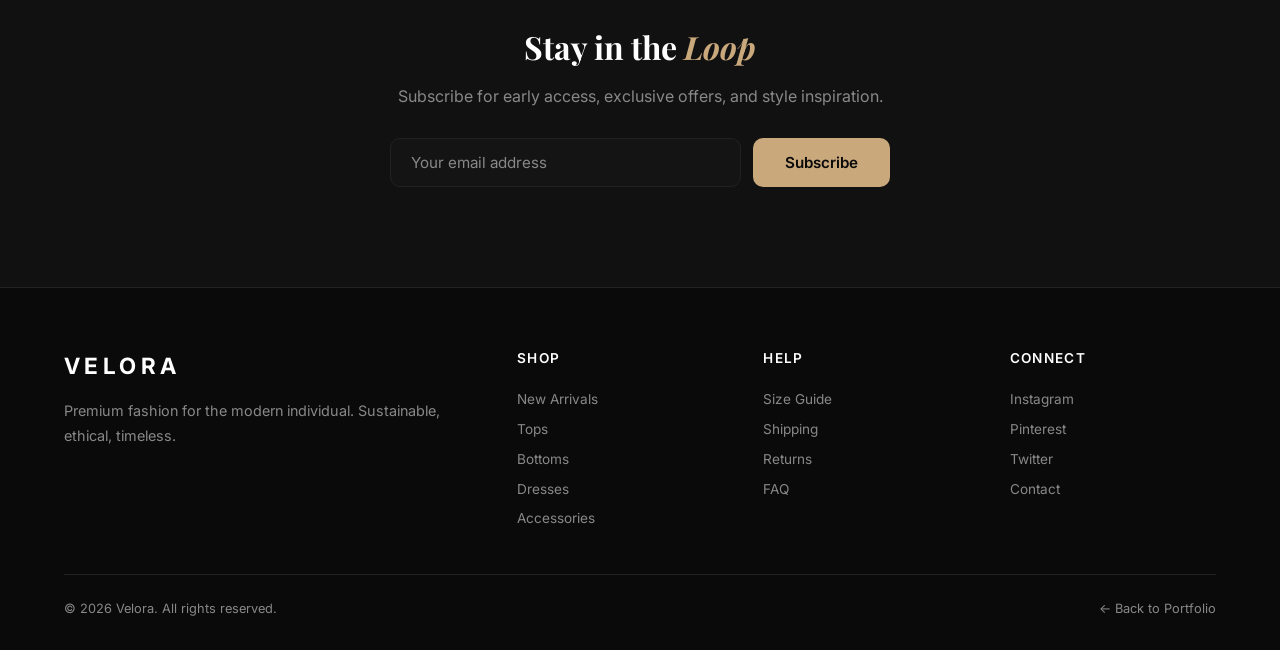
<file: projects/velora/index.html>
<!DOCTYPE html>
<html lang="en">
<head>
    <meta charset="UTF-8">
    <meta name="viewport" content="width=device-width, initial-scale=1.0">
    <meta name="description" content="Velora — Premium Fashion & Lifestyle Brand">
    <title>Velora — Premium Fashion</title>
    <link rel="preconnect" href="https://fonts.googleapis.com">
    <link rel="preconnect" href="https://fonts.gstatic.com" crossorigin>
    <link href="https://fonts.googleapis.com/css2?family=Inter:wght@300;400;500;600;700&family=Playfair+Display:ital,wght@0,400;0,700;1,400&display=swap" rel="stylesheet">
    <link rel="stylesheet" href="css/style.css">
    <link rel="icon" href="data:image/svg+xml,<svg xmlns='http://www.w3.org/2000/svg' viewBox='0 0 100 100'><text y='.9em' font-size='90'>👗</text></svg>">
</head>
<body>

    <a href="../../index.html" class="back-link">← Back to Portfolio</a>

    <!-- Announcement Bar -->
    <div class="announcement-bar">Free shipping on orders over $150</div>

    <!-- Navigation -->
    <header class="nav">
        <div class="container">
            <nav class="nav-inner">
                <button class="nav-menu-btn" id="menuBtn" aria-label="Menu">
                    <svg width="24" height="24" viewBox="0 0 24 24" fill="none" stroke="currentColor" stroke-width="1.5"><path d="M3 12h18M3 6h18M3 18h18"/></svg>
                </button>
                <a href="#" class="logo">VELORA</a>
                <div class="nav-links" id="navLinks">
                    <a href="#collections">Collections</a>
                    <a href="#shop">Shop</a>
                    <a href="#about">About</a>
                    <a href="#reviews">Reviews</a>
                </div>
                <div class="nav-actions">
                    <button class="nav-icon" id="searchBtn" aria-label="Search">
                        <svg width="20" height="20" viewBox="0 0 24 24" fill="none" stroke="currentColor" stroke-width="1.5"><circle cx="11" cy="11" r="8"/><path d="m21 21-4.35-4.35"/></svg>
                    </button>
                    <button class="nav-icon" id="wishlistBtn" aria-label="Wishlist">
                        <svg width="20" height="20" viewBox="0 0 24 24" fill="none" stroke="currentColor" stroke-width="1.5"><path d="M20.84 4.61a5.5 5.5 0 0 0-7.78 0L12 5.67l-1.06-1.06a5.5 5.5 0 0 0-7.78 7.78l1.06 1.06L12 21.23l7.78-7.78 1.06-1.06a5.5 5.5 0 0 0 0-7.78z"/></svg>
                        <span class="badge" id="wishlistCount">0</span>
                    </button>
                    <button class="nav-icon" id="cartBtn" aria-label="Cart">
                        <svg width="20" height="20" viewBox="0 0 24 24" fill="none" stroke="currentColor" stroke-width="1.5"><path d="M6 2L3 6v14a2 2 0 0 0 2 2h14a2 2 0 0 0 2-2V6l-3-4zM3 6h18M16 10a4 4 0 0 1-8 0"/></svg>
                        <span class="badge" id="cartCount">0</span>
                    </button>
                </div>
            </nav>
        </div>
    </header>

    <!-- Mobile Menu -->
    <div class="mobile-menu" id="mobileMenu">
        <div class="mobile-menu-overlay" id="menuOverlay"></div>
        <div class="mobile-menu-panel">
            <div class="mobile-menu-header">
                <span class="logo">VELORA</span>
                <button class="close-btn" id="closeMenu" aria-label="Close menu">
                    <svg width="24" height="24" viewBox="0 0 24 24" fill="none" stroke="currentColor" stroke-width="1.5"><path d="M18 6L6 18M6 6l12 12"/></svg>
                </button>
            </div>
            <nav class="mobile-nav">
                <a href="#collections">Collections</a>
                <a href="#shop">Shop</a>
                <a href="#about">About</a>
                <a href="#reviews">Reviews</a>
                <a href="#contact">Contact</a>
            </nav>
        </div>
    </div>

    <!-- Search Overlay -->
    <div class="search-overlay" id="searchOverlay">
        <div class="search-inner">
            <input type="text" class="search-input" placeholder="Search products..." id="searchInput">
            <button class="search-close" id="searchClose">
                <svg width="24" height="24" viewBox="0 0 24 24" fill="none" stroke="currentColor" stroke-width="1.5"><path d="M18 6L6 18M6 6l12 12"/></svg>
            </button>
        </div>
    </div>

    <main>

        <!-- Hero -->
        <section class="hero">
            <div class="hero-bg"></div>
            <div class="container">
                <div class="hero-content">
                    <span class="hero-label">New Collection 2026</span>
                    <h1>Timeless<br><em>Elegance</em></h1>
                    <p>Curated fashion for the modern individual. Premium materials, minimalist design, conscious craftsmanship.</p>
                    <div class="hero-btns">
                        <a href="#shop" class="btn-primary">Shop Now</a>
                        <a href="#collections" class="btn-text">View Collections →</a>
                    </div>
                </div>
                <div class="hero-visual">
                    <div class="hero-product">
                        <div class="product-card-large">
                            <div class="product-img-placeholder">
                                <div class="product-shape shape-dress"></div>
                            </div>
                            <span class="product-badge">New</span>
                        </div>
                    </div>
                </div>
            </div>
        </section>

        <!-- Project Preview -->
        <section class="project-preview-section">
            <div class="container">
                <div class="preview-browser">
                    <div class="preview-chrome">
                        <div class="preview-dot r"></div>
                        <div class="preview-dot y"></div>
                        <div class="preview-dot g"></div>
                        <div class="preview-url">velora.fashion</div>
                    </div>
                    <img src="../../assets/images/velora-preview.svg" alt="Velora Fashion Store" class="preview-img">
                </div>
                <p class="preview-label"><strong>Velora</strong> — Premium Fashion & Lifestyle</p>
            </div>
        </section>

        <!-- Collections -->
        <section class="section" id="collections">
            <div class="container">
                <div class="section-header">
                    <span class="section-tag">Collections</span>
                    <h2>Shop by <em>Category</em></h2>
                </div>
                <div class="collections-grid">
                    <div class="collection-card">
                        <div class="collection-img" style="background:linear-gradient(135deg,#1a1a1a,#2d2020)">
                            <div class="product-shape shape-top"></div>
                        </div>
                        <h3>Tops</h3>
                        <span class="count">24 pieces</span>
                    </div>
                    <div class="collection-card">
                        <div class="collection-img" style="background:linear-gradient(135deg,#1a1a1a,#202d20)">
                            <div class="product-shape shape-pants"></div>
                        </div>
                        <h3>Bottoms</h3>
                        <span class="count">18 pieces</span>
                    </div>
                    <div class="collection-card">
                        <div class="collection-img" style="background:linear-gradient(135deg,#1a1a1a,#20202d)">
                            <div class="product-shape shape-dress"></div>
                        </div>
                        <h3>Dresses</h3>
                        <span class="count">16 pieces</span>
                    </div>
                    <div class="collection-card">
                        <div class="collection-img" style="background:linear-gradient(135deg,#1a1a1a,#2d2d20)">
                            <div class="product-shape shape-bag"></div>
                        </div>
                        <h3>Accessories</h3>
                        <span class="count">32 pieces</span>
                    </div>
                </div>
            </div>
        </section>

        <!-- Shop / Products -->
        <section class="section section-alt" id="shop">
            <div class="container">
                <div class="section-header">
                    <span class="section-tag">Shop</span>
                    <h2>Featured <em>Products</em></h2>
                </div>
                <!-- Filters -->
                <div class="shop-filters">
                    <button class="filter-btn active" data-filter="all">All</button>
                    <button class="filter-btn" data-filter="tops">Tops</button>
                    <button class="filter-btn" data-filter="bottoms">Bottoms</button>
                    <button class="filter-btn" data-filter="dresses">Dresses</button>
                    <button class="filter-btn" data-filter="accessories">Accessories</button>
                </div>
                <div class="products-grid" id="productsGrid">
                    <!-- Products injected by JS -->
                </div>
            </div>
        </section>

        <!-- About -->
        <section class="section" id="about">
            <div class="container">
                <div class="about-grid">
                    <div class="about-visual">
                        <div class="about-img-placeholder">
                            <div class="about-pattern"></div>
                        </div>
                    </div>
                    <div class="about-content">
                        <span class="section-tag">About Velora</span>
                        <h2>Crafted with<br><em>Intention</em></h2>
                        <p>Velora was founded on the belief that fashion should be both beautiful and responsible. Every piece in our collection is designed with intention — using sustainable materials, ethical manufacturing, and timeless aesthetics that transcend seasonal trends.</p>
                        <p>We work closely with artisans and craftspeople who share our commitment to quality. From the initial sketch to the final stitch, every detail matters.</p>
                        <div class="about-values">
                            <div class="value"><strong>Sustainable</strong><span>Eco-friendly materials</span></div>
                            <div class="value"><strong>Ethical</strong><span>Fair manufacturing</span></div>
                            <div class="value"><strong>Timeless</strong><span>Beyond trends</span></div>
                        </div>
                    </div>
                </div>
            </div>
        </section>

        <!-- Reviews -->
        <section class="section section-alt" id="reviews">
            <div class="container">
                <div class="section-header">
                    <span class="section-tag">Reviews</span>
                    <h2>What Our <em>Customers</em> Say</h2>
                </div>
                <div class="reviews-grid">
                    <div class="review-card">
                        <div class="stars">★★★★★</div>
                        <p>"The quality is exceptional. Every piece feels luxurious and the fit is always perfect. Velora has become my go-to brand."</p>
                        <div class="review-author">
                            <div class="author-avatar" style="background:linear-gradient(135deg,#c9a87c,#8b6f4e)"></div>
                            <div><strong>Emma S.</strong><span>Verified Buyer</span></div>
                        </div>
                    </div>
                    <div class="review-card">
                        <div class="stars">★★★★★</div>
                        <p>"Finally found a brand that combines style with sustainability. The minimalist aesthetic is exactly what I was looking for."</p>
                        <div class="review-author">
                            <div class="author-avatar" style="background:linear-gradient(135deg,#7c9cc9,#4e6f8b)"></div>
                            <div><strong>Sophia L.</strong><span>Verified Buyer</span></div>
                        </div>
                    </div>
                    <div class="review-card">
                        <div class="stars">★★★★★</div>
                        <p>"Beautiful packaging, beautiful clothes. The attention to detail from order to delivery is remarkable. Highly recommend."</p>
                        <div class="review-author">
                            <div class="author-avatar" style="background:linear-gradient(135deg,#c97c7c,#8b4e4e)"></div>
                            <div><strong>Isabella M.</strong><span>Verified Buyer</span></div>
                        </div>
                    </div>
                </div>
            </div>
        </section>

        <!-- Gallery -->
        <section class="section" id="gallery">
            <div class="container">
                <div class="section-header">
                    <span class="section-tag">Gallery</span>
                    <h2>Follow Us <em>@velora</em></h2>
                </div>
                <div class="gallery-grid">
                    <div class="gallery-item" style="background:linear-gradient(135deg,#2a2015,#1a1a1a)"></div>
                    <div class="gallery-item" style="background:linear-gradient(135deg,#151a2a,#1a1a1a)"></div>
                    <div class="gallery-item" style="background:linear-gradient(135deg,#1a2a15,#1a1a1a)"></div>
                    <div class="gallery-item" style="background:linear-gradient(135deg,#2a1520,#1a1a1a)"></div>
                    <div class="gallery-item" style="background:linear-gradient(135deg,#202a15,#1a1a1a)"></div>
                    <div class="gallery-item" style="background:linear-gradient(135deg,#15202a,#1a1a1a)"></div>
                </div>
            </div>
        </section>

        <!-- Newsletter -->
        <section class="section section-alt">
            <div class="container">
                <div class="newsletter">
                    <h2>Stay in the <em>Loop</em></h2>
                    <p>Subscribe for early access, exclusive offers, and style inspiration.</p>
                    <form class="newsletter-form" id="newsletterForm">
                        <input type="email" placeholder="Your email address" required>
                        <button type="submit" class="btn-primary">Subscribe</button>
                    </form>
                </div>
            </div>
        </section>

    </main>

    <!-- Footer -->
    <footer class="footer">
        <div class="container">
            <div class="footer-grid">
                <div class="footer-brand">
                    <span class="logo">VELORA</span>
                    <p>Premium fashion for the modern individual. Sustainable, ethical, timeless.</p>
                </div>
                <div class="footer-col">
                    <h4>Shop</h4>
                    <a href="#shop">New Arrivals</a>
                    <a href="#shop">Tops</a>
                    <a href="#shop">Bottoms</a>
                    <a href="#shop">Dresses</a>
                    <a href="#shop">Accessories</a>
                </div>
                <div class="footer-col">
                    <h4>Help</h4>
                    <a href="#contact">Size Guide</a>
                    <a href="#contact">Shipping</a>
                    <a href="#contact">Returns</a>
                    <a href="#contact">FAQ</a>
                </div>
                <div class="footer-col">
                    <h4>Connect</h4>
                    <a href="https://instagram.com" target="_blank" rel="noopener">Instagram</a>
                    <a href="https://pinterest.com" target="_blank" rel="noopener">Pinterest</a>
                    <a href="https://twitter.com" target="_blank" rel="noopener">Twitter</a>
                    <a href="#contact">Contact</a>
                </div>
            </div>
            <div class="footer-bottom">
                <p>&copy; 2026 Velora. All rights reserved.</p>
                <a href="../../index.html" class="back-portfolio">← Back to Portfolio</a>
            </div>
        </div>
    </footer>

    <!-- Quick View Modal -->
    <div class="quick-view-modal" id="quickViewModal">
        <div class="qv-backdrop"></div>
        <div class="qv-content">
            <button class="qv-close" id="qvClose" aria-label="Close">
                <svg width="24" height="24" viewBox="0 0 24 24" fill="none" stroke="currentColor" stroke-width="1.5"><path d="M18 6L6 18M6 6l12 12"/></svg>
            </button>
            <div class="qv-grid">
                <div class="qv-image" id="qvImage"></div>
                <div class="qv-details">
                    <h3 id="qvName"></h3>
                    <p class="qv-price" id="qvPrice"></p>
                    <p class="qv-desc" id="qvDesc"></p>
                    <div class="qv-sizes">
                        <span class="size-opt">XS</span>
                        <span class="size-opt">S</span>
                        <span class="size-opt active">M</span>
                        <span class="size-opt">L</span>
                        <span class="size-opt">XL</span>
                    </div>
                    <button class="btn-primary qv-add-btn">Add to Cart</button>
                </div>
            </div>
        </div>
    </div>

    <script src="js/script.js"></script>
</body>
</html>
</file>
<file: css/style.css>
/* ============================================
   ALEX MORGAN — FRONTEND DEVELOPER PORTFOLIO
   Premium Dark Theme with Orange Accents
   ============================================ */

/* === RESET & BASE === */
*, *::before, *::after {
    margin: 0;
    padding: 0;
    box-sizing: border-box;
}

:root {
    --bg: #050505;
    --bg-secondary: #0D0D0D;
    --cards: #111111;
    --orange: #FF6A00;
    --orange-bright: #FF7A18;
    --white: #FFFFFF;
    --muted: #A1A1A1;
    --border: #222222;
    --border-light: #2a2a2a;
    --font-primary: 'Inter', -apple-system, BlinkMacSystemFont, sans-serif;
    --font-heading: 'Space Grotesk', 'Inter', sans-serif;
    --font-mono: 'JetBrains Mono', monospace;
    --transition: cubic-bezier(0.4, 0, 0.2, 1);
    --transition-bounce: cubic-bezier(0.34, 1.56, 0.64, 1);
}

html {
    scroll-behavior: smooth;
    scrollbar-width: thin;
    scrollbar-color: var(--orange) var(--bg-secondary);
}

::-webkit-scrollbar { width: 6px; }
::-webkit-scrollbar-track { background: var(--bg-secondary); }
::-webkit-scrollbar-thumb { background: var(--orange); border-radius: 3px; }

body {
    font-family: var(--font-primary);
    background: var(--bg);
    color: var(--white);
    line-height: 1.6;
    overflow-x: hidden;
    -webkit-font-smoothing: antialiased;
    -moz-osx-font-smoothing: grayscale;
}

a { color: inherit; text-decoration: none; }
img { max-width: 100%; display: block; }
button { border: none; background: none; cursor: pointer; font-family: inherit; color: inherit; }
ul, ol { list-style: none; }

.container {
    max-width: 1200px;
    margin: 0 auto;
    padding: 0 24px;
}

/* === CUSTOM CURSOR === */
.cursor { display: none; }

@media (pointer: fine) {
    .cursor {
        display: block;
        position: fixed;
        top: 0;
        left: 0;
        z-index: 99999;
        pointer-events: none;
        mix-blend-mode: difference;
    }
    .cursor-dot {
        width: 8px;
        height: 8px;
        background: var(--orange);
        border-radius: 50%;
        position: absolute;
        transform: translate(-50%, -50%);
        transition: transform 0.1s ease;
    }
    .cursor-ring {
        width: 40px;
        height: 40px;
        border: 1.5px solid rgba(255, 106, 0, 0.4);
        border-radius: 50%;
        position: absolute;
        transform: translate(-50%, -50%);
        transition: width 0.3s var(--transition), height 0.3s var(--transition), border-color 0.3s ease;
    }
    .cursor.hovering .cursor-ring {
        width: 60px;
        height: 60px;
        border-color: var(--orange);
    }
    .cursor.hovering .cursor-dot {
        transform: translate(-50%, -50%) scale(2);
    }
}

@media (prefers-reduced-motion: reduce) {
    .cursor { display: none !important; }
}

/* === PAGE LOADER === */
.loader {
    position: fixed;
    inset: 0;
    background: var(--bg);
    z-index: 100000;
    display: flex;
    align-items: center;
    justify-content: center;
    transition: opacity 0.6s ease, visibility 0.6s ease;
}

.loader.hidden {
    opacity: 0;
    visibility: hidden;
    pointer-events: none;
}

.loader-inner { text-align: center; }

.loader-text {
    font-family: var(--font-heading);
    font-size: 3rem;
    font-weight: 700;
    letter-spacing: 0.3em;
    display: flex;
    gap: 4px;
}

.loader-text span {
    display: inline-block;
    animation: loaderLetter 1.5s var(--transition) infinite;
}

.loader-text span:nth-child(1) { animation-delay: 0s; }
.loader-text span:nth-child(2) { animation-delay: 0.1s; }
.loader-text span:nth-child(3) { animation-delay: 0.2s; }
.loader-text span:nth-child(4) { animation-delay: 0.3s; }
.loader-text span:nth-child(5) { animation-delay: 0.4s; }

.loader-dot { color: var(--orange); }

@keyframes loaderLetter {
    0%, 100% { transform: translateY(0); opacity: 1; }
    50% { transform: translateY(-8px); opacity: 0.5; }
}

.loader-bar {
    width: 200px;
    height: 2px;
    background: var(--border);
    margin: 24px auto 0;
    border-radius: 2px;
    overflow: hidden;
}

.loader-progress {
    width: 0;
    height: 100%;
    background: var(--orange);
    border-radius: 2px;
    animation: loaderProgress 1.5s var(--transition) forwards;
}

@keyframes loaderProgress {
    to { width: 100%; }
}

/* === NAVIGATION === */
.nav {
    position: fixed;
    top: 0;
    left: 0;
    right: 0;
    z-index: 1000;
    padding: 20px 0;
    transition: all 0.4s var(--transition);
}

.nav.scrolled {
    padding: 12px 0;
    background: rgba(5, 5, 5, 0.9);
    backdrop-filter: blur(20px);
    -webkit-backdrop-filter: blur(20px);
    border-bottom: 1px solid var(--border);
}

.nav-container {
    max-width: 1200px;
    margin: 0 auto;
    padding: 0 24px;
    display: flex;
    align-items: center;
    justify-content: space-between;
}

.nav-logo {
    font-family: var(--font-heading);
    font-size: 1.4rem;
    font-weight: 700;
    display: flex;
    align-items: center;
    gap: 2px;
    transition: transform 0.3s var(--transition-bounce);
}

.nav-logo:hover { transform: scale(1.05); }

.logo-bracket { color: var(--orange); }
.logo-text { color: var(--white); }

.nav-links {
    display: flex;
    gap: 32px;
}

.nav-link {
    font-size: 0.875rem;
    font-weight: 500;
    color: var(--muted);
    position: relative;
    padding: 4px 0;
    transition: color 0.3s ease;
}

.nav-link::after {
    content: '';
    position: absolute;
    bottom: -2px;
    left: 0;
    width: 0;
    height: 2px;
    background: var(--orange);
    transition: width 0.3s var(--transition);
}

.nav-link:hover,
.nav-link.active {
    color: var(--white);
}

.nav-link:hover::after,
.nav-link.active::after {
    width: 100%;
}

.nav-cta {
    font-size: 0.875rem;
    font-weight: 600;
    padding: 10px 24px;
    background: var(--orange);
    color: var(--white);
    border-radius: 8px;
    transition: all 0.3s var(--transition);
}

.nav-cta:hover {
    background: var(--orange-bright);
    transform: translateY(-2px);
    box-shadow: 0 8px 24px rgba(255, 106, 0, 0.3);
}

.nav-toggle {
    display: none;
    flex-direction: column;
    gap: 5px;
    padding: 8px;
    z-index: 1001;
}

.nav-toggle span {
    width: 24px;
    height: 2px;
    background: var(--white);
    border-radius: 2px;
    transition: all 0.3s var(--transition);
    transform-origin: center;
}

.nav-toggle.active span:nth-child(1) {
    transform: rotate(45deg) translate(5px, 5px);
}
.nav-toggle.active span:nth-child(2) {
    opacity: 0;
}
.nav-toggle.active span:nth-child(3) {
    transform: rotate(-45deg) translate(5px, -5px);
}

/* Mobile Menu */
.mobile-menu {
    position: fixed;
    inset: 0;
    z-index: 999;
    pointer-events: none;
    opacity: 0;
    transition: opacity 0.4s ease;
}

.mobile-menu.active {
    pointer-events: all;
    opacity: 1;
}

.mobile-menu-bg {
    position: absolute;
    inset: 0;
    background: rgba(5, 5, 5, 0.98);
    backdrop-filter: blur(20px);
}

.mobile-menu-links {
    position: relative;
    display: flex;
    flex-direction: column;
    justify-content: center;
    align-items: center;
    height: 100%;
    gap: 8px;
}

.mobile-link {
    font-family: var(--font-heading);
    font-size: 2rem;
    font-weight: 600;
    color: var(--muted);
    padding: 8px 0;
    transition: all 0.3s var(--transition);
    transform: translateY(20px);
    opacity: 0;
}

.mobile-menu.active .mobile-link {
    transform: translateY(0);
    opacity: 1;
    transition-delay: calc(0.1s + var(--index) * 0.05s);
}

.mobile-link:hover { color: var(--orange); }

.mobile-cta {
    margin-top: 16px;
    color: var(--orange) !important;
    font-size: 1.5rem;
}

/* === HERO SECTION === */
.hero {
    position: relative;
    min-height: 100vh;
    display: flex;
    align-items: center;
    justify-content: center;
    overflow: hidden;
    padding: 120px 24px 80px;
}

.hero-bg {
    position: absolute;
    inset: 0;
    overflow: hidden;
}

.hero-grid {
    position: absolute;
    inset: 0;
    background-image:
        linear-gradient(rgba(255, 106, 0, 0.03) 1px, transparent 1px),
        linear-gradient(90deg, rgba(255, 106, 0, 0.03) 1px, transparent 1px);
    background-size: 60px 60px;
    mask-image: radial-gradient(ellipse at center, black 30%, transparent 70%);
    -webkit-mask-image: radial-gradient(ellipse at center, black 30%, transparent 70%);
}

.hero-glow {
    position: absolute;
    top: 50%;
    left: 50%;
    transform: translate(-50%, -50%);
    width: 600px;
    height: 600px;
    background: radial-gradient(circle, rgba(255, 106, 0, 0.08) 0%, transparent 70%);
    animation: heroGlow 8s ease-in-out infinite;
}

@keyframes heroGlow {
    0%, 100% { transform: translate(-50%, -50%) scale(1); opacity: 0.6; }
    50% { transform: translate(-50%, -50%) scale(1.2); opacity: 1; }
}

.hero-particles {
    position: absolute;
    inset: 0;
}

.hero-particle {
    position: absolute;
    width: 3px;
    height: 3px;
    background: var(--orange);
    border-radius: 50%;
    opacity: 0;
    animation: particleFloat linear infinite;
}

@keyframes particleFloat {
    0% { transform: translateY(100vh) scale(0); opacity: 0; }
    10% { opacity: 0.6; }
    90% { opacity: 0.6; }
    100% { transform: translateY(-10vh) scale(1); opacity: 0; }
}

.hero-lines {
    position: absolute;
    inset: 0;
    display: flex;
    justify-content: space-evenly;
    opacity: 0.3;
}

.hero-line {
    width: 1px;
    height: 100%;
    background: linear-gradient(to bottom, transparent, var(--border), transparent);
}

.hero-content {
    position: relative;
    text-align: center;
    z-index: 1;
    max-width: 800px;
}

.hero-badge {
    display: inline-flex;
    align-items: center;
    gap: 8px;
    padding: 8px 20px;
    border: 1px solid var(--border);
    border-radius: 100px;
    font-size: 0.85rem;
    font-weight: 500;
    color: var(--muted);
    margin-bottom: 32px;
    backdrop-filter: blur(10px);
    background: rgba(17, 17, 17, 0.5);
}

.badge-dot {
    width: 8px;
    height: 8px;
    background: var(--orange);
    border-radius: 50%;
    animation: pulse 2s ease-in-out infinite;
}

@keyframes pulse {
    0%, 100% { box-shadow: 0 0 0 0 rgba(255, 106, 0, 0.4); }
    50% { box-shadow: 0 0 0 8px rgba(255, 106, 0, 0); }
}

.hero-title {
    font-family: var(--font-heading);
    font-size: clamp(3rem, 8vw, 6rem);
    font-weight: 800;
    line-height: 1.05;
    letter-spacing: -0.03em;
    margin-bottom: 16px;
}

.hero-line-text {
    display: block;
}

.hero-dot { color: var(--orange); }

.hero-role {
    margin-bottom: 24px;
}

.hero-role-label {
    display: inline-block;
    font-family: var(--font-mono);
    font-size: 1rem;
    font-weight: 500;
    color: var(--orange);
    letter-spacing: 0.15em;
    text-transform: uppercase;
    padding: 8px 20px;
    border: 1px solid rgba(255, 106, 0, 0.3);
    border-radius: 6px;
    background: rgba(255, 106, 0, 0.05);
}

.hero-desc {
    font-size: 1.05rem;
    color: var(--muted);
    line-height: 1.8;
    margin-bottom: 40px;
    max-width: 600px;
    margin-left: auto;
    margin-right: auto;
}

.hero-actions {
    display: flex;
    gap: 16px;
    justify-content: center;
    flex-wrap: wrap;
    margin-bottom: 24px;
}

.hero-secondary {
    margin-bottom: 60px;
}

.hero-download {
    display: inline-flex;
    align-items: center;
    gap: 8px;
    font-size: 0.9rem;
    font-weight: 500;
    color: var(--muted);
    transition: color 0.3s ease;
}

.hero-download:hover { color: var(--orange); }

/* Floating Elements */
.hero-float {
    position: absolute;
    display: flex;
    align-items: center;
    gap: 10px;
    padding: 12px 20px;
    background: rgba(17, 17, 17, 0.8);
    border: 1px solid var(--border);
    border-radius: 12px;
    backdrop-filter: blur(10px);
    font-size: 0.85rem;
    font-weight: 500;
    animation: float 6s ease-in-out infinite;
}

.float-icon { font-size: 1.2rem; }

.hero-float-1 {
    top: 25%;
    left: 8%;
    animation-delay: 0s;
}

.hero-float-2 {
    bottom: 25%;
    right: 8%;
    animation-delay: 2s;
}

.hero-float-3 {
    top: 40%;
    right: 12%;
    animation-delay: 4s;
}

@keyframes float {
    0%, 100% { transform: translateY(0); }
    50% { transform: translateY(-12px); }
}

/* Scroll Indicator */
.hero-scroll-indicator {
    position: absolute;
    bottom: 40px;
    left: 50%;
    transform: translateX(-50%);
    display: flex;
    flex-direction: column;
    align-items: center;
    gap: 8px;
    color: var(--muted);
    font-size: 0.75rem;
    letter-spacing: 0.1em;
}

.scroll-line {
    width: 1px;
    height: 40px;
    background: linear-gradient(to bottom, var(--orange), transparent);
    animation: scrollLine 2s ease-in-out infinite;
}

@keyframes scrollLine {
    0% { transform: scaleY(0); transform-origin: top; }
    50% { transform: scaleY(1); transform-origin: top; }
    51% { transform: scaleY(1); transform-origin: bottom; }
    100% { transform: scaleY(0); transform-origin: bottom; }
}

/* === BUTTONS === */
.btn {
    display: inline-flex;
    align-items: center;
    gap: 10px;
    padding: 14px 32px;
    font-size: 0.95rem;
    font-weight: 600;
    border-radius: 10px;
    transition: all 0.3s var(--transition);
    cursor: pointer;
    border: none;
    position: relative;
    overflow: hidden;
}

.btn::before {
    content: '';
    position: absolute;
    inset: 0;
    background: linear-gradient(135deg, transparent, rgba(255,255,255,0.1), transparent);
    transform: translateX(-100%);
    transition: transform 0.5s ease;
}

.btn:hover::before { transform: translateX(100%); }

.btn-primary {
    background: var(--orange);
    color: var(--white);
}

.btn-primary:hover {
    background: var(--orange-bright);
    transform: translateY(-2px);
    box-shadow: 0 8px 30px rgba(255, 106, 0, 0.3);
}

.btn-outline {
    background: transparent;
    color: var(--white);
    border: 1px solid var(--border);
}

.btn-outline:hover {
    border-color: var(--orange);
    color: var(--orange);
    transform: translateY(-2px);
}

.btn-full { width: 100%; justify-content: center; }

/* === SECTIONS === */
.section {
    padding: 120px 0;
    position: relative;
}

.section-header {
    text-align: center;
    margin-bottom: 64px;
}

.section-tag {
    display: inline-block;
    font-family: var(--font-mono);
    font-size: 0.8rem;
    font-weight: 500;
    color: var(--orange);
    text-transform: uppercase;
    letter-spacing: 0.2em;
    margin-bottom: 16px;
    padding: 6px 16px;
    border: 1px solid rgba(255, 106, 0, 0.3);
    border-radius: 6px;
    background: rgba(255, 106, 0, 0.05);
}

.section-title {
    font-family: var(--font-heading);
    font-size: clamp(2rem, 4vw, 3rem);
    font-weight: 700;
    line-height: 1.2;
    letter-spacing: -0.02em;
}

.text-orange { color: var(--orange); }

.section-subtitle {
    font-size: 1.05rem;
    color: var(--muted);
    margin-top: 16px;
    max-width: 500px;
    margin-left: auto;
    margin-right: auto;
}

/* === ABOUT SECTION === */
.about-grid {
    display: grid;
    grid-template-columns: 1fr 1.5fr;
    gap: 80px;
    align-items: center;
}

.about-image-wrapper {
    position: relative;
    width: 100%;
    max-width: 380px;
    aspect-ratio: 1;
    margin: 0 auto;
}

.about-image-placeholder {
    width: 100%;
    height: 100%;
    background: var(--cards);
    border-radius: 20px;
    display: flex;
    align-items: center;
    justify-content: center;
    position: relative;
    overflow: hidden;
}

.about-image-border {
    position: absolute;
    inset: -4px;
    border: 2px solid var(--orange);
    border-radius: 24px;
    opacity: 0.3;
    animation: borderRotate 10s linear infinite;
}

@keyframes borderRotate {
    to { transform: rotate(360deg); }
}

.about-image-dot {
    position: absolute;
    bottom: -8px;
    right: -8px;
    width: 60px;
    height: 60px;
    background: var(--orange);
    border-radius: 50%;
    opacity: 0.2;
}

.about-text {
    font-size: 1.05rem;
    color: var(--muted);
    line-height: 1.8;
    margin-bottom: 20px;
}

.about-stats {
    display: grid;
    grid-template-columns: repeat(4, 1fr);
    gap: 24px;
    margin-top: 40px;
    padding-top: 40px;
    border-top: 1px solid var(--border);
}

.stat { text-align: center; }

.stat-number {
    font-family: var(--font-heading);
    font-size: 2.5rem;
    font-weight: 700;
    color: var(--orange);
    line-height: 1;
}

.stat-plus {
    font-family: var(--font-heading);
    font-size: 1.5rem;
    font-weight: 700;
    color: var(--orange);
}

.stat-label {
    display: block;
    font-size: 0.8rem;
    color: var(--muted);
    margin-top: 8px;
    text-transform: uppercase;
    letter-spacing: 0.05em;
}

/* === SKILLS SECTION === */
.skills { background: var(--bg-secondary); }

.skills-grid {
    display: grid;
    grid-template-columns: repeat(5, 1fr);
    gap: 20px;
}

.skill-card {
    background: var(--cards);
    border: 1px solid var(--border);
    border-radius: 16px;
    padding: 32px 20px;
    text-align: center;
    transition: all 0.4s var(--transition);
    position: relative;
    overflow: hidden;
}

.skill-card::before {
    content: '';
    position: absolute;
    inset: 0;
    border-radius: 16px;
    padding: 1px;
    background: linear-gradient(135deg, transparent 30%, var(--orange) 50%, transparent 70%);
    -webkit-mask: linear-gradient(#fff 0 0) content-box, linear-gradient(#fff 0 0);
    -webkit-mask-composite: xor;
    mask-composite: exclude;
    opacity: 0;
    transition: opacity 0.4s ease;
}

.skill-card:hover::before { opacity: 1; }

.skill-card:hover {
    transform: translateY(-8px);
    box-shadow: 0 20px 60px rgba(255, 106, 0, 0.1);
}

.skill-icon {
    width: 64px;
    height: 64px;
    margin: 0 auto 16px;
    display: flex;
    align-items: center;
    justify-content: center;
    background: rgba(255, 106, 0, 0.05);
    border-radius: 16px;
    color: var(--orange);
    transition: all 0.3s ease;
}

.skill-card:hover .skill-icon {
    background: rgba(255, 106, 0, 0.1);
    transform: scale(1.1);
}

.skill-name {
    font-family: var(--font-heading);
    font-size: 1rem;
    font-weight: 600;
    margin-bottom: 4px;
}

.skill-desc {
    font-size: 0.8rem;
    color: var(--muted);
}

/* === EXPERIENCE / TIMELINE === */
.timeline {
    position: relative;
    max-width: 800px;
    margin: 0 auto;
    padding-left: 40px;
}

.timeline::before {
    content: '';
    position: absolute;
    left: 15px;
    top: 0;
    bottom: 0;
    width: 2px;
    background: linear-gradient(to bottom, var(--orange), var(--border));
}

.timeline-item {
    position: relative;
    padding-bottom: 48px;
}

.timeline-item:last-child { padding-bottom: 0; }

.timeline-dot {
    position: absolute;
    left: -33px;
    top: 8px;
    width: 12px;
    height: 12px;
    background: var(--orange);
    border-radius: 50%;
    border: 3px solid var(--bg);
    z-index: 1;
}

.timeline-content {
    background: var(--cards);
    border: 1px solid var(--border);
    border-radius: 16px;
    padding: 32px;
    transition: all 0.3s var(--transition);
}

.timeline-content:hover {
    border-color: rgba(255, 106, 0, 0.3);
    transform: translateX(8px);
}

.timeline-date {
    font-family: var(--font-mono);
    font-size: 0.8rem;
    color: var(--orange);
    margin-bottom: 12px;
    font-weight: 500;
}

.timeline-title {
    font-family: var(--font-heading);
    font-size: 1.3rem;
    font-weight: 700;
    margin-bottom: 4px;
}

.timeline-company {
    color: var(--muted);
    font-size: 0.95rem;
    margin-bottom: 12px;
}

.timeline-desc {
    font-size: 0.9rem;
    color: var(--muted);
    line-height: 1.7;
    margin-bottom: 16px;
}

.timeline-tech {
    display: flex;
    flex-wrap: wrap;
    gap: 8px;
}

.timeline-tech span {
    padding: 4px 12px;
    background: rgba(255, 106, 0, 0.08);
    border: 1px solid rgba(255, 106, 0, 0.2);
    border-radius: 6px;
    font-size: 0.75rem;
    font-weight: 500;
    color: var(--orange);
}

/* === PROJECTS SECTION === */
.projects { background: var(--bg-secondary); }

.projects-grid {
    display: grid;
    grid-template-columns: 1fr 1fr;
    gap: 32px;
}

.project-card-large {
    grid-column: 1 / -1;
}

.project-card {
    background: var(--cards);
    border: 1px solid var(--border);
    border-radius: 20px;
    overflow: hidden;
    transition: all 0.4s var(--transition);
    position: relative;
}

.project-card:hover {
    border-color: rgba(255, 106, 0, 0.3);
    transform: translateY(-4px);
    box-shadow: 0 20px 60px rgba(0, 0, 0, 0.4);
}

.project-image {
    position: relative;
    overflow: hidden;
    aspect-ratio: 16/9;
}

.project-card-large .project-image { aspect-ratio: 21/9; }

.project-image-placeholder {
    width: 100%;
    height: 100%;
    display: flex;
    align-items: center;
    justify-content: center;
    transition: transform 0.6s var(--transition);
    overflow: hidden;
}

.project-card:hover .project-image-placeholder {
    transform: scale(1.05);
}

.project-overlay {
    position: absolute;
    inset: 0;
    background: rgba(5, 5, 5, 0.8);
    display: flex;
    align-items: center;
    justify-content: center;
    opacity: 0;
    transition: opacity 0.4s ease;
}

.project-card:hover .project-overlay { opacity: 1; }

.project-link {
    padding: 14px 28px;
    background: var(--orange);
    color: var(--white);
    font-weight: 600;
    border-radius: 10px;
    font-size: 0.9rem;
    transition: all 0.3s var(--transition);
    transform: translateY(10px);
}

.project-card:hover .project-link {
    transform: translateY(0);
}

.project-link:hover {
    background: var(--orange-bright);
}

/* Project Mockup Styles */
.project-mockup {
    width: 80%;
    max-width: 500px;
    background: #0a0a0a;
    border-radius: 12px;
    overflow: hidden;
    border: 1px solid rgba(255,255,255,0.1);
    box-shadow: 0 20px 60px rgba(0,0,0,0.5);
}

.mockup-bar {
    display: flex;
    gap: 6px;
    padding: 10px 14px;
    background: rgba(255,255,255,0.05);
    border-bottom: 1px solid rgba(255,255,255,0.05);
}

.mockup-bar span {
    width: 8px;
    height: 8px;
    border-radius: 50%;
    background: rgba(255,255,255,0.15);
}

.mockup-content {
    padding: 16px;
    min-height: 180px;
    display: flex;
    gap: 12px;
}

.mockup-sidebar {
    width: 24%;
    background: rgba(255,255,255,0.03);
    border-radius: 8px;
    min-height: 140px;
}

.mockup-main { flex: 1; display: flex; flex-direction: column; gap: 10px; }

.mockup-card {
    height: 40px;
    background: rgba(255,255,255,0.05);
    border-radius: 8px;
}

.mockup-chart {
    flex: 1;
    background: rgba(255, 106, 0, 0.08);
    border-radius: 8px;
    min-height: 60px;
}

/* E-commerce mockup */
.mockup-content-ecom {
    flex-direction: column;
}

.mockup-product-grid {
    display: grid;
    grid-template-columns: 1fr 1fr;
    gap: 8px;
}

.mockup-product {
    height: 80px;
    background: rgba(255,255,255,0.05);
    border-radius: 8px;
}

/* SaaS mockup */
.mockup-sidebar-saas { background: rgba(100, 80, 200, 0.1); }

.mockup-board {
    display: flex;
    gap: 8px;
    flex: 1;
}

.mockup-col {
    flex: 1;
    background: rgba(255,255,255,0.05);
    border-radius: 8px;
    min-height: 120px;
}

/* Real estate mockup */
.mockup-content-re {
    flex-direction: column;
    gap: 10px;
}

.mockup-search-bar {
    height: 30px;
    background: rgba(255, 106, 0, 0.1);
    border-radius: 6px;
    border: 1px solid rgba(255, 106, 0, 0.2);
}

.mockup-property-grid {
    display: grid;
    grid-template-columns: repeat(3, 1fr);
    gap: 8px;
}

.mockup-property {
    height: 70px;
    background: rgba(255,255,255,0.05);
    border-radius: 8px;
}

/* Agency mockup */
.mockup-content-agency {
    align-items: center;
    justify-content: center;
    text-align: center;
}

.mockup-hero-agency { text-align: center; }

.mockup-big-text {
    width: 200px;
    height: 24px;
    background: rgba(255, 106, 0, 0.15);
    border-radius: 4px;
    margin: 0 auto 10px;
}

.mockup-sub-text {
    width: 120px;
    height: 12px;
    background: rgba(255,255,255,0.1);
    border-radius: 4px;
    margin: 0 auto;
}

/* Perfume mockup */
.mockup-content-perfume {
    align-items: center;
    justify-content: center;
}

.mockup-perfume-bottle {
    display: flex;
    flex-direction: column;
    align-items: center;
}

.mp-cap {
    width: 20px;
    height: 10px;
    background: linear-gradient(135deg, rgba(212, 165, 116, 0.5), rgba(212, 165, 116, 0.3));
    border-radius: 2px 2px 0 0;
}

.mp-neck {
    width: 12px;
    height: 16px;
    background: rgba(139, 58, 98, 0.3);
}

.mp-body {
    width: 44px;
    height: 80px;
    background: linear-gradient(135deg, rgba(139, 58, 98, 0.25), rgba(139, 58, 98, 0.1));
    border: 1px solid rgba(139, 58, 98, 0.3);
    border-radius: 4px;
}

/* Project Info */
.project-info {
    padding: 28px;
}

.project-category {
    font-family: var(--font-mono);
    font-size: 0.75rem;
    font-weight: 500;
    color: var(--orange);
    text-transform: uppercase;
    letter-spacing: 0.1em;
    margin-bottom: 8px;
    display: block;
}

.project-title {
    font-family: var(--font-heading);
    font-size: 1.5rem;
    font-weight: 700;
    margin-bottom: 8px;
}

.project-desc {
    font-size: 0.9rem;
    color: var(--muted);
    line-height: 1.7;
    margin-bottom: 16px;
}

.project-tags {
    display: flex;
    flex-wrap: wrap;
    gap: 8px;
    margin-bottom: 20px;
}

.project-tags span {
    padding: 4px 12px;
    background: rgba(255, 106, 0, 0.06);
    border: 1px solid rgba(255, 106, 0, 0.15);
    border-radius: 6px;
    font-size: 0.75rem;
    color: var(--muted);
}

.project-links {
    display: flex;
    gap: 12px;
}

.project-btn {
    padding: 10px 20px;
    font-size: 0.85rem;
    font-weight: 600;
    background: var(--orange);
    color: var(--white);
    border-radius: 8px;
    transition: all 0.3s var(--transition);
}

.project-btn:hover {
    background: var(--orange-bright);
    transform: translateY(-2px);
}

.project-btn-outline {
    background: transparent;
    border: 1px solid var(--border);
    color: var(--white);
}

.project-btn-outline:hover {
    border-color: var(--orange);
    color: var(--orange);
    background: transparent;
}

/* Case Study Trigger */
.case-study-trigger {
    display: flex;
    align-items: center;
    gap: 8px;
    padding: 12px 20px;
    font-size: 0.85rem;
    font-weight: 500;
    color: var(--muted);
    border-top: 1px solid var(--border);
    width: 100%;
    transition: all 0.3s ease;
}

.case-study-trigger:hover {
    color: var(--orange);
    background: rgba(255, 106, 0, 0.03);
}

/* Case Study Modal */
.case-study-modal {
    position: fixed;
    inset: 0;
    z-index: 10000;
    display: flex;
    align-items: center;
    justify-content: center;
    opacity: 0;
    visibility: hidden;
    transition: all 0.4s ease;
}

.case-study-modal.active {
    opacity: 1;
    visibility: visible;
}

.modal-backdrop {
    position: absolute;
    inset: 0;
    background: rgba(5, 5, 5, 0.9);
    backdrop-filter: blur(10px);
}

.modal-content {
    position: relative;
    background: var(--bg-secondary);
    border: 1px solid var(--border);
    border-radius: 20px;
    max-width: 700px;
    width: 90%;
    max-height: 80vh;
    overflow-y: auto;
    padding: 40px;
    transform: translateY(20px);
    transition: transform 0.4s var(--transition);
}

.case-study-modal.active .modal-content {
    transform: translateY(0);
}

.modal-close {
    position: absolute;
    top: 16px;
    right: 16px;
    width: 40px;
    height: 40px;
    display: flex;
    align-items: center;
    justify-content: center;
    border-radius: 50%;
    border: 1px solid var(--border);
    transition: all 0.3s ease;
    color: var(--muted);
}

.modal-close:hover {
    border-color: var(--orange);
    color: var(--orange);
}

.modal-body h3 {
    font-family: var(--font-heading);
    font-size: 1.3rem;
    font-weight: 700;
    margin: 24px 0 8px;
    color: var(--orange);
}

.modal-body h3:first-child { margin-top: 0; }

.modal-body p {
    font-size: 0.9rem;
    color: var(--muted);
    line-height: 1.7;
}

.modal-body .modal-tags {
    display: flex;
    flex-wrap: wrap;
    gap: 8px;
    margin-top: 8px;
}

.modal-body .modal-tags span {
    padding: 4px 12px;
    background: rgba(255, 106, 0, 0.08);
    border: 1px solid rgba(255, 106, 0, 0.2);
    border-radius: 6px;
    font-size: 0.75rem;
    color: var(--orange);
}

.modal-body .modal-link {
    display: inline-flex;
    align-items: center;
    gap: 8px;
    margin-top: 24px;
    padding: 12px 24px;
    background: var(--orange);
    color: var(--white);
    border-radius: 10px;
    font-weight: 600;
    font-size: 0.9rem;
    transition: all 0.3s ease;
}

.modal-body .modal-link:hover {
    background: var(--orange-bright);
}

/* === SERVICES SECTION === */
.services-grid {
    display: grid;
    grid-template-columns: repeat(3, 1fr);
    gap: 24px;
}

.service-card {
    background: var(--cards);
    border: 1px solid var(--border);
    border-radius: 16px;
    padding: 36px 28px;
    transition: all 0.4s var(--transition);
    position: relative;
    overflow: hidden;
}

.service-card::after {
    content: '';
    position: absolute;
    bottom: 0;
    left: 0;
    right: 0;
    height: 3px;
    background: var(--orange);
    transform: scaleX(0);
    transform-origin: left;
    transition: transform 0.4s var(--transition);
}

.service-card:hover::after { transform: scaleX(1); }

.service-card:hover {
    transform: translateY(-8px);
    border-color: rgba(255, 106, 0, 0.2);
}

.service-number {
    font-family: var(--font-heading);
    font-size: 3rem;
    font-weight: 800;
    color: rgba(255, 106, 0, 0.1);
    line-height: 1;
    margin-bottom: 20px;
}

.service-icon {
    width: 56px;
    height: 56px;
    display: flex;
    align-items: center;
    justify-content: center;
    background: rgba(255, 106, 0, 0.08);
    border-radius: 14px;
    margin-bottom: 20px;
}

.service-title {
    font-family: var(--font-heading);
    font-size: 1.2rem;
    font-weight: 700;
    margin-bottom: 12px;
}

.service-desc {
    font-size: 0.9rem;
    color: var(--muted);
    line-height: 1.7;
    margin-bottom: 20px;
}

.service-arrow {
    color: var(--muted);
    transition: all 0.3s ease;
}

.service-card:hover .service-arrow {
    color: var(--orange);
    transform: translateX(4px);
}

/* === CONTACT SECTION === */
.contact { background: var(--bg-secondary); }

.contact-grid {
    display: grid;
    grid-template-columns: 1fr 1fr;
    gap: 80px;
    align-items: start;
}

.contact-desc {
    font-size: 1.05rem;
    color: var(--muted);
    line-height: 1.8;
    margin-top: 20px;
    margin-bottom: 32px;
}

.contact-details {
    display: flex;
    flex-direction: column;
    gap: 20px;
    margin-bottom: 32px;
}

.contact-item {
    display: flex;
    align-items: center;
    gap: 16px;
}

.contact-item-icon {
    width: 48px;
    height: 48px;
    display: flex;
    align-items: center;
    justify-content: center;
    background: rgba(255, 106, 0, 0.08);
    border-radius: 12px;
    flex-shrink: 0;
}

.contact-item-label {
    display: block;
    font-size: 0.8rem;
    color: var(--muted);
    margin-bottom: 2px;
}

.contact-item-value {
    font-size: 0.95rem;
    font-weight: 500;
    transition: color 0.3s ease;
}

a.contact-item-value:hover { color: var(--orange); }

.contact-socials {
    display: flex;
    gap: 12px;
}

.social-link {
    width: 44px;
    height: 44px;
    display: flex;
    align-items: center;
    justify-content: center;
    border: 1px solid var(--border);
    border-radius: 10px;
    color: var(--muted);
    transition: all 0.3s var(--transition);
}

.social-link:hover {
    border-color: var(--orange);
    color: var(--orange);
    transform: translateY(-4px);
}

/* Contact Form */
.contact-form {
    display: flex;
    flex-direction: column;
    gap: 20px;
}

.form-group label {
    display: block;
    font-size: 0.85rem;
    font-weight: 500;
    color: var(--muted);
    margin-bottom: 8px;
}

.form-group input,
.form-group textarea {
    width: 100%;
    padding: 14px 18px;
    background: var(--cards);
    border: 1px solid var(--border);
    border-radius: 10px;
    color: var(--white);
    font-family: var(--font-primary);
    font-size: 0.95rem;
    transition: all 0.3s ease;
    outline: none;
}

.form-group input::placeholder,
.form-group textarea::placeholder {
    color: rgba(161, 161, 161, 0.5);
}

.form-group input:focus,
.form-group textarea:focus {
    border-color: var(--orange);
    box-shadow: 0 0 0 3px rgba(255, 106, 0, 0.1);
}

.form-group textarea {
    resize: vertical;
    min-height: 120px;
}

/* === FOOTER === */
.footer {
    padding: 60px 0 30px;
    border-top: 1px solid var(--border);
}

.footer-content {
    display: flex;
    justify-content: space-between;
    gap: 40px;
    margin-bottom: 40px;
}

.footer-brand { max-width: 300px; }

.footer-text {
    font-size: 0.9rem;
    color: var(--muted);
    margin-top: 16px;
    line-height: 1.7;
}

.footer-links {
    display: flex;
    gap: 60px;
}

.footer-col h4 {
    font-family: var(--font-heading);
    font-size: 0.85rem;
    font-weight: 600;
    text-transform: uppercase;
    letter-spacing: 0.1em;
    margin-bottom: 16px;
    color: var(--white);
}

.footer-col a {
    display: block;
    font-size: 0.85rem;
    color: var(--muted);
    padding: 4px 0;
    transition: color 0.3s ease;
}

.footer-col a:hover { color: var(--orange); }

.footer-bottom {
    display: flex;
    justify-content: space-between;
    padding-top: 24px;
    border-top: 1px solid var(--border);
    font-size: 0.8rem;
    color: var(--muted);
}

/* === REVEAL ANIMATIONS === */
.reveal-up {
    opacity: 0;
    transform: translateY(30px);
    transition: opacity 0.7s var(--transition), transform 0.7s var(--transition);
}

.reveal-up.revealed {
    opacity: 1;
    transform: translateY(0);
}

/* === RESPONSIVE === */
@media (max-width: 1024px) {
    .nav-links { display: none; }
    .nav-cta { display: none; }
    .nav-toggle { display: flex; }

    .about-grid { grid-template-columns: 1fr; gap: 40px; }
    .about-image-wrapper { max-width: 280px; }
    .about-stats { grid-template-columns: repeat(2, 1fr); }

    .skills-grid { grid-template-columns: repeat(3, 1fr); }
    .services-grid { grid-template-columns: repeat(2, 1fr); }

    .projects-grid { grid-template-columns: 1fr; }
    .project-card-large .project-image { aspect-ratio: 16/9; }

    .contact-grid { grid-template-columns: 1fr; gap: 48px; }

    .footer-content { flex-direction: column; }
}

@media (max-width: 768px) {
    .section { padding: 80px 0; }

    .hero { padding: 100px 20px 60px; }
    .hero-desc br { display: none; }
    .hero-float { display: none; }

    .skills-grid { grid-template-columns: repeat(2, 1fr); }
    .services-grid { grid-template-columns: 1fr; }

    .about-stats { grid-template-columns: repeat(2, 1fr); gap: 16px; }
    .stat-number { font-size: 2rem; }

    .project-info { padding: 20px; }

    .footer-links { flex-wrap: wrap; gap: 32px; }
    .footer-bottom { flex-direction: column; gap: 8px; text-align: center; }
}

@media (max-width: 480px) {
    .container { padding: 0 16px; }
    .hero-actions { flex-direction: column; align-items: center; }
    .btn { width: 100%; justify-content: center; }
    .skills-grid { grid-template-columns: repeat(2, 1fr); gap: 12px; }
    .skill-card { padding: 24px 12px; }
    .stat-number { font-size: 1.6rem; }
    .timeline { padding-left: 30px; }
    .timeline-content { padding: 20px; }
}

/* Reduced motion */
@media (prefers-reduced-motion: reduce) {
    *, *::before, *::after {
        animation-duration: 0.01ms !important;
        animation-iteration-count: 1 !important;
        transition-duration: 0.01ms !important;
    }
    html { scroll-behavior: auto; }
    .reveal-up { opacity: 1; transform: none; }
}
</file>
<file: projects/essence-by-gem/css/style.css>
/* Essence By Gem — Premium Fragrance E-Commerce */
*,*::before,*::after{margin:0;padding:0;box-sizing:border-box}
:root{
  --bg:#060a10;--bg2:#0a1220;--card:#0e1628;--card2:#131f38;
  --navy:#1a3a6b;--sky:#5b8fd4;--ice:#7eb8f0;--gold:#c9a87c;
  --white:#fff;--muted:#8899b0;--border:#152038;
  --font:'Inter',sans-serif;--font-e:'Playfair Display',serif;--font-s:'Cormorant Garamond',serif;
  --ease:cubic-bezier(.4,0,.2,1);
}
html{scroll-behavior:smooth;scrollbar-width:thin;scrollbar-color:var(--plum) var(--bg)}
::-webkit-scrollbar{width:6px}::-webkit-scrollbar-track{background:var(--bg)}::-webkit-scrollbar-thumb{background:var(--navy);border-radius:3px}
body{font-family:var(--font);background:var(--bg);color:var(--white);line-height:1.6;-webkit-font-smoothing:antialiased}
a{color:inherit;text-decoration:none}button{border:none;background:none;cursor:pointer;font-family:inherit;color:inherit}
.container{max-width:1200px;margin:0 auto;padding:0 24px}
em{font-family:var(--font-e);font-style:italic;color:var(--rose)}
.accent-dot{color:var(--gold)}

/* Back Link */
.back-link{position:fixed;top:20px;left:20px;z-index:10000;font-size:.85rem;font-weight:500;color:var(--muted);padding:8px 16px;border:1px solid var(--border);border-radius:8px;background:rgba(8,6,8,.92);backdrop-filter:blur(10px);transition:all .3s var(--ease)}
.back-link:hover{color:var(--sky);border-color:var(--sky)}

/* Announcement */
.announcement-bar{background:linear-gradient(90deg,var(--navy),#0d2040);color:var(--white);text-align:center;padding:10px;font-size:.8rem;font-weight:500;letter-spacing:.08em}

/* Nav */
.nav{position:sticky;top:0;z-index:100;padding:16px 0;background:rgba(8,6,8,.92);backdrop-filter:blur(20px);border-bottom:1px solid var(--border);transition:all .4s var(--ease)}
.nav.scrolled{padding:10px 0;box-shadow:0 4px 30px rgba(0,0,0,.3)}
.nav-inner{display:flex;align-items:center;justify-content:space-between}
.logo{font-family:var(--font-e);font-size:1.3rem;font-weight:600;letter-spacing:.08em}
.logo-dot{color:var(--gold)}
.nav-menu-btn{display:none;padding:8px;color:var(--white)}
.nav-links{display:flex;gap:28px}
.nav-links a{font-size:.85rem;font-weight:500;color:var(--muted);transition:color .3s ease;position:relative}
.nav-links a::after{content:'';position:absolute;bottom:-4px;left:0;width:0;height:1px;background:var(--rose);transition:width .3s var(--ease)}
.nav-links a:hover,.nav-links a:hover::after{color:var(--white)}.nav-links a:hover::after{width:100%}
.nav-actions{display:flex;gap:16px;align-items:center}
.nav-icon{position:relative;color:var(--muted);transition:color .3s ease;padding:4px}
.nav-icon:hover{color:var(--white)}
.badge{position:absolute;top:-4px;right:-8px;width:18px;height:18px;background:var(--navy);color:var(--white);font-size:.7rem;font-weight:700;border-radius:50%;display:flex;align-items:center;justify-content:center}

/* Mobile Menu */
.mobile-menu{position:fixed;inset:0;z-index:200;pointer-events:none;opacity:0;transition:opacity .4s ease}
.mobile-menu.active{pointer-events:all;opacity:1}
.mobile-overlay{position:absolute;inset:0;background:rgba(0,0,0,.7)}
.mobile-panel{position:absolute;top:0;left:0;width:320px;max-width:85vw;height:100%;background:var(--bg);padding:24px;transform:translateX(-100%);transition:transform .4s var(--ease)}
.mobile-menu.active .mobile-panel{transform:translateX(0)}
.mobile-panel-header{display:flex;justify-content:space-between;align-items:center;margin-bottom:40px}
.close-btn{padding:8px;color:var(--white)}
.mobile-nav{display:flex;flex-direction:column;gap:4px}
.mobile-nav a{font-size:1.2rem;font-weight:500;padding:14px 0;border-bottom:1px solid var(--border);transition:color .3s ease}
.mobile-nav a:hover{color:var(--sky)}

/* Search */
.search-overlay{position:fixed;inset:0;z-index:300;background:rgba(8,6,8,.97);display:flex;align-items:flex-start;justify-content:center;padding-top:20vh;opacity:0;pointer-events:none;transition:opacity .3s ease}
.search-overlay.active{opacity:1;pointer-events:all}
.search-inner{width:90%;max-width:600px;display:flex;gap:12px}
.search-input{flex:1;padding:18px 24px;background:var(--card);border:1px solid var(--border);border-radius:12px;color:var(--white);font-size:1.1rem;font-family:var(--font);outline:none;transition:border-color .3s ease}
.search-input:focus{border-color:var(--sky)}
.search-close{padding:12px;color:var(--muted);transition:color .3s ease}
.search-close:hover{color:var(--white)}

/* Project Preview */
.project-preview-section{padding:100px 0 0;text-align:center}
.preview-browser{max-width:900px;margin:0 auto;background:#0e0b0e;border:1px solid var(--border);border-radius:16px;overflow:hidden;box-shadow:0 30px 80px rgba(0,0,0,.5)}
.preview-chrome{display:flex;align-items:center;gap:8px;padding:12px 16px;background:#15121a;border-bottom:1px solid var(--border)}
.preview-dot{width:10px;height:10px;border-radius:50%}
.preview-dot.r{background:#ff5f57}.preview-dot.y{background:#febc2e}.preview-dot.g{background:#28c840}
.preview-url{flex:1;text-align:center;font-size:.75rem;color:#666;background:#0e0b0e;border-radius:8px;padding:4px 12px;margin-left:8px}
.preview-img{width:100%;display:block}
.preview-label{margin-top:24px;font-size:1.1rem;color:var(--muted)}
.preview-label strong{color:var(--white)}

/* Hero */
.hero{min-height:92vh;display:flex;align-items:center;padding:80px 0;position:relative;overflow:hidden}
.hero-bg{position:absolute;inset:0}
.hero-gradient{position:absolute;top:20%;left:50%;transform:translateX(-50%);width:700px;height:700px;background:radial-gradient(circle,rgba(26,58,107,.15) 0%,rgba(91,143,212,.05) 40%,transparent 70%);animation:heroGlow 8s ease-in-out infinite}
@keyframes heroGlow{0%,100%{opacity:.7;transform:translateX(-50%) scale(1)}50%{opacity:1;transform:translateX(-50%) scale(1.1)}}
.hero-particles{position:absolute;inset:0}
.hero-particle{position:absolute;width:2px;height:2px;background:var(--sky);border-radius:50%;opacity:0;animation:pFloat linear infinite}
@keyframes pFloat{0%{transform:translateY(100vh) scale(0);opacity:0}10%{opacity:.4}90%{opacity:.4}100%{transform:translateY(-10vh) scale(1);opacity:0}}
.hero .container{display:grid;grid-template-columns:1fr 1fr;gap:60px;align-items:center;position:relative;z-index:1}
.hero-label{display:inline-block;font-size:.8rem;font-weight:500;color:var(--sky);letter-spacing:.2em;text-transform:uppercase;margin-bottom:16px}
.hero h1{font-family:var(--font-e);font-size:clamp(3rem,6vw,5rem);font-weight:700;line-height:1.05;margin-bottom:24px}
.hero-line{display:block}
.hero-italic{font-style:italic;color:var(--sky)}
.hero-desc{font-size:1.05rem;color:var(--muted);line-height:1.8;margin-bottom:36px;max-width:440px}
.hero-btns{display:flex;gap:20px;align-items:center;flex-wrap:wrap}
.btn-primary{display:inline-flex;align-items:center;gap:10px;padding:14px 32px;background:var(--navy);color:var(--white);font-size:.95rem;font-weight:600;border-radius:10px;transition:all .3s var(--ease);border:none;cursor:pointer}
.btn-primary:hover{background:var(--sky);transform:translateY(-2px);box-shadow:0 8px 30px rgba(91,143,212,.3)}
.btn-text{font-size:.95rem;font-weight:600;color:var(--white);transition:color .3s ease}
.btn-text:hover{color:var(--gold)}

/* Bottle Visual */
.hero-visual{display:flex;justify-content:center;align-items:center}
.bottle-display{position:relative;width:280px;height:420px;animation:bottleFloat 5s ease-in-out infinite}
@keyframes bottleFloat{0%,100%{transform:translateY(0)}50%{transform:translateY(-16px)}}
.bottle{position:relative;z-index:1;margin:0 auto}
.bottle-cap{width:40px;height:20px;background:linear-gradient(135deg,var(--sky),var(--navy));border-radius:4px 4px 0 0;margin:0 auto}
.bottle-neck{width:30px;height:40px;background:linear-gradient(135deg,rgba(26,58,107,.4),rgba(26,58,107,.2));margin:0 auto;border-radius:0 0 4px 4px}
.bottle-body{width:160px;height:240px;background:linear-gradient(135deg,rgba(26,58,107,.25),rgba(26,58,107,.1));border:1px solid rgba(91,143,212,.3);border-radius:8px;margin:0 auto;position:relative;overflow:hidden;backdrop-filter:blur(10px)}
.bottle-label{position:absolute;top:50%;left:50%;transform:translate(-50%,-50%);font-family:var(--font-e);font-size:1.8rem;font-weight:600;color:var(--sky);opacity:.6;letter-spacing:.15em}
.bottle-liquid{position:absolute;bottom:0;left:0;right:0;height:70%;background:linear-gradient(to top,rgba(26,58,107,.4),rgba(91,143,212,.1));animation:liquidWave 4s ease-in-out infinite}
@keyframes liquidWave{0%,100%{height:70%}50%{height:72%}}
.bottle-glow{position:absolute;top:50%;left:50%;transform:translate(-50%,-50%);width:250px;height:250px;background:radial-gradient(circle,rgba(91,143,212,.15) 0%,transparent 70%);z-index:0}
.bottle-shadow{position:absolute;bottom:20px;left:50%;transform:translateX(-50%);width:120px;height:12px;background:radial-gradient(ellipse,rgba(0,0,0,.4) 0%,transparent 70%);z-index:0}
.float-tag{position:absolute;display:flex;align-items:center;gap:8px;padding:10px 16px;background:rgba(18,16,20,.85);border:1px solid var(--border);border-radius:10px;font-size:.8rem;font-weight:500;backdrop-filter:blur(10px);z-index:2;animation:tagFloat 6s ease-in-out infinite}
.tag-icon{font-size:1rem}
.float-tag-1{top:15%;right:-30%;animation-delay:0s}
.float-tag-2{bottom:25%;left:-25%;animation-delay:2s}
.float-tag-3{top:55%;right:-35%;animation-delay:4s}
@keyframes tagFloat{0%,100%{transform:translateY(0)}50%{transform:translateY(-10px)}}

/* Marquee */
.marquee{padding:20px 0;border-top:1px solid var(--border);border-bottom:1px solid var(--border);overflow:hidden;white-space:nowrap}
.marquee-inner{display:inline-flex;gap:36px;animation:marquee 25s linear infinite}
.marquee-inner span{font-family:var(--font-s);font-size:1rem;font-weight:400;color:rgba(255,255,255,.12);text-transform:uppercase;letter-spacing:.15em}
.m-dot{color:var(--sky)!important;font-size:.6rem!important;vertical-align:middle;opacity:.4}
@keyframes marquee{0%{transform:translateX(0)}100%{transform:translateX(-50%)}}

/* Sections */
.section{padding:100px 0}
.section-alt{background:var(--bg2)}
.section-header{text-align:center;margin-bottom:60px}
.section-tag{display:inline-block;font-size:.8rem;font-weight:500;color:var(--sky);text-transform:uppercase;letter-spacing:.2em;margin-bottom:12px}
.section-header h2{font-family:var(--font-e);font-size:clamp(2rem,4vw,2.8rem);font-weight:700;margin-bottom:12px}
.section-header p{font-size:1rem;color:var(--muted);max-width:480px;margin:0 auto}

/* Collections */
.collections-grid{display:grid;grid-template-columns:repeat(4,1fr);gap:24px}
.collection-card{text-align:center;cursor:pointer;transition:transform .4s var(--ease)}
.collection-card:hover{transform:translateY(-8px)}
.collection-visual{height:260px;border-radius:16px;display:flex;align-items:center;justify-content:center;margin-bottom:16px;border:1px solid var(--border);transition:border-color .4s ease;position:relative;overflow:hidden}
.collection-card:hover .collection-visual{border-color:rgba(91,143,212,.4)}
.collection-icon{font-size:3rem;filter:grayscale(20%);transition:transform .4s var(--ease)}
.collection-card:hover .collection-icon{transform:scale(1.2)}
.collection-card h3{font-family:var(--font-e);font-size:1.2rem;font-weight:600;margin-bottom:6px}
.collection-card p{font-size:.85rem;color:var(--muted);margin-bottom:8px;line-height:1.6}
.collection-count{font-size:.75rem;color:var(--sky);font-weight:500}

/* Products */
.products-grid{display:grid;grid-template-columns:repeat(4,1fr);gap:24px}
.product-card{background:var(--card);border:1px solid var(--border);border-radius:14px;overflow:hidden;transition:all .4s var(--ease);position:relative}
.product-card:hover{transform:translateY(-6px);border-color:rgba(91,143,212,.3);box-shadow:0 20px 50px rgba(0,0,0,.3)}
.product-img{aspect-ratio:3/4;display:flex;align-items:center;justify-content:center;position:relative;overflow:hidden}
.product-bottle{width:60px;position:relative;z-index:1;transition:transform .5s var(--ease)}
.product-card:hover .product-bottle{transform:translateY(-8px) scale(1.05)}
.pb-cap{width:14px;height:8px;border-radius:2px 2px 0 0;margin:0 auto}
.pb-neck{width:10px;height:12px;margin:0 auto;border-radius:0 0 2px 2px}
.pb-body{width:36px;height:70px;border-radius:4px;margin:0 auto;position:relative;border:1px solid rgba(255,255,255,.15)}
.pb-body::after{content:attr(data-label);position:absolute;top:50%;left:50%;transform:translate(-50%,-50%);font-family:var(--font-e);font-size:.55rem;color:rgba(255,255,255,.5);letter-spacing:.1em}
.product-actions{position:absolute;bottom:0;left:0;right:0;padding:10px;display:flex;gap:6px;transform:translateY(100%);transition:transform .3s var(--ease)}
.product-card:hover .product-actions{transform:translateY(0)}
.product-action-btn{flex:1;padding:9px;background:rgba(255,255,255,.95);color:var(--bg);font-size:.75rem;font-weight:600;border-radius:6px;text-align:center;transition:background .3s ease}
.product-action-btn:hover{background:var(--navy);color:var(--white)}
.product-action-btn.wishlist{flex:0;width:36px;display:flex;align-items:center;justify-content:center}
.product-info{padding:16px}
.product-name{font-family:var(--font-e);font-size:1.05rem;font-weight:600;margin-bottom:2px}
.product-size{font-size:.75rem;color:var(--muted);margin-bottom:8px}
.product-bottom{display:flex;justify-content:space-between;align-items:center}
.product-price{font-family:var(--font-e);font-size:1.15rem;font-weight:700;color:var(--sky)}
.product-rating{font-size:.75rem;color:var(--muted)}
.product-badge{position:absolute;top:12px;right:12px;padding:4px 12px;background:var(--navy);color:var(--white);font-size:.7rem;font-weight:600;border-radius:6px}

/* Story */
.story-grid{display:grid;grid-template-columns:1fr 1.2fr;gap:80px;align-items:center}
.story-img-placeholder{height:500px;background:var(--card);border-radius:20px;border:1px solid var(--border);display:flex;align-items:center;justify-content:center;overflow:hidden;position:relative}
.story-pattern{width:160px;height:160px;border:2px solid var(--navy);border-radius:50%;opacity:.2;animation:storyPulse 5s ease-in-out infinite}
@keyframes storyPulse{0%,100%{transform:scale(1);opacity:.2}50%{transform:scale(1.15);opacity:.35}}
.story-text-overlay{position:absolute;font-family:var(--font-e);font-size:4rem;font-weight:300;color:rgba(255,255,255,.06);text-align:center;line-height:1.1}
.story-content .section-tag{display:block;margin-bottom:12px}
.story-content h2{font-family:var(--font-e);font-size:2.5rem;font-weight:700;margin-bottom:20px}
.story-content p{font-size:1rem;color:var(--muted);line-height:1.8;margin-bottom:16px}
.story-values{display:flex;gap:32px;margin-top:32px;padding-top:32px;border-top:1px solid var(--border)}
.story-value strong{display:block;font-size:.9rem;margin-bottom:2px}
.story-value span{font-size:.8rem;color:var(--muted)}

/* Ingredients */
.ingredients-grid{display:grid;grid-template-columns:repeat(3,1fr);gap:24px}
.ingredient-card{background:var(--card);border:1px solid var(--border);border-radius:16px;padding:32px;text-align:center;transition:all .4s var(--ease)}
.ingredient-card:hover{transform:translateY(-6px);border-color:rgba(91,143,212,.3)}
.ingredient-icon{font-size:2.5rem;margin-bottom:12px}
.ingredient-card h3{font-family:var(--font-e);font-size:1.15rem;font-weight:600;margin-bottom:4px}
.ingredient-origin{display:block;font-size:.75rem;color:var(--sky);margin-bottom:12px;font-weight:500}
.ingredient-card p{font-size:.9rem;color:var(--muted);line-height:1.7}

/* Reviews */
.reviews-grid{display:grid;grid-template-columns:repeat(3,1fr);gap:24px}
.review-card{background:var(--card);border:1px solid var(--border);border-radius:16px;padding:32px;transition:all .3s var(--ease)}
.review-card:hover{border-color:rgba(91,143,212,.3);transform:translateY(-4px)}
.stars{color:var(--sky);font-size:1rem;margin-bottom:16px;letter-spacing:2px}
.review-card p{font-size:.95rem;color:var(--muted);line-height:1.7;margin-bottom:20px;font-style:italic}
.review-author{display:flex;align-items:center;gap:12px}
.author-avatar{width:40px;height:40px;border-radius:50%}
.review-author strong{display:block;font-size:.9rem}
.review-author span{font-size:.8rem;color:var(--muted)}

/* Newsletter */
.newsletter{text-align:center;max-width:500px;margin:0 auto}
.newsletter h2{font-family:var(--font-e);font-size:2rem;font-weight:700;margin-bottom:12px}
.newsletter p{font-size:1rem;color:var(--muted);margin-bottom:28px}
.newsletter-form{display:flex;gap:12px}
.newsletter-form input{flex:1;padding:14px 20px;background:var(--card);border:1px solid var(--border);border-radius:10px;color:var(--white);font-family:var(--font);font-size:.95rem;outline:none;transition:border-color .3s ease}
.newsletter-form input:focus{border-color:var(--sky)}
.newsletter-form input::placeholder{color:var(--muted)}

/* Contact */
.contact-wrap{max-width:600px;margin:0 auto}
.contact-form{display:flex;flex-direction:column;gap:20px}
.form-row{display:grid;grid-template-columns:1fr 1fr;gap:20px}
.form-group label{display:block;font-size:.85rem;font-weight:500;color:var(--muted);margin-bottom:8px}
.form-group input,.form-group select,.form-group textarea{width:100%;padding:14px 18px;background:var(--card);border:1px solid var(--border);border-radius:10px;color:var(--white);font-family:var(--font);font-size:.95rem;transition:all .3s ease;outline:none}
.form-group input::placeholder,.form-group textarea::placeholder{color:rgba(144,136,152,.5)}
.form-group input:focus,.form-group select:focus,.form-group textarea:focus{border-color:var(--sky);box-shadow:0 0 0 3px rgba(91,143,212,.1)}
.form-group select{appearance:none;background-image:url("data:image/svg+xml,%3Csvg xmlns='http://www.w3.org/2000/svg' width='12' height='12' viewBox='0 0 24 24' fill='none' stroke='%23908898' stroke-width='2'%3E%3Cpath d='M6 9l6 6 6-6'/%3E%3C/svg%3E");background-repeat:no-repeat;background-position:right 14px center}
.form-group select option{background:var(--card);color:var(--white)}
.form-group textarea{resize:vertical;min-height:120px}

/* Modal */
.modal{position:fixed;inset:0;z-index:500;display:flex;align-items:center;justify-content:center;opacity:0;pointer-events:none;transition:opacity .3s ease}
.modal.active{opacity:1;pointer-events:all}
.modal-backdrop{position:absolute;inset:0;background:rgba(0,0,0,.8);backdrop-filter:blur(10px)}
.modal-content{position:relative;background:var(--bg);border:1px solid var(--border);border-radius:20px;max-width:650px;width:90%;max-height:80vh;overflow-y:auto}
.modal-close{position:absolute;top:16px;right:16px;z-index:1;width:40px;height:40px;display:flex;align-items:center;justify-content:center;border-radius:50%;border:1px solid var(--border);color:var(--muted);transition:all .3s ease}
.modal-close:hover{border-color:var(--sky);color:var(--sky)}
.modal-grid{display:grid;grid-template-columns:1fr 1.2fr}
.modal-image{aspect-ratio:1;background:var(--card);display:flex;align-items:center;justify-content:center;border-radius:20px 0 0 20px}
.modal-details{padding:32px}
.modal-details h3{font-family:var(--font-e);font-size:1.5rem;font-weight:700;margin-bottom:4px}
.modal-category{font-size:.8rem;color:var(--gold);text-transform:uppercase;letter-spacing:.1em;margin-bottom:12px;display:block}
.modal-price{font-family:var(--font-e);font-size:1.5rem;font-weight:700;color:var(--sky);margin-bottom:16px}
.modal-details p{font-size:.9rem;color:var(--muted);line-height:1.7;margin-bottom:20px}
.modal-notes{margin-bottom:20px}
.modal-notes h4{font-size:.85rem;font-weight:600;margin-bottom:8px;color:var(--white)}
.modal-note{display:flex;align-items:center;gap:8px;font-size:.85rem;color:var(--muted);padding:6px 0}
.note-dot{width:8px;height:8px;border-radius:50%}
.note-top{background:var(--sky)}
.note-heart{background:var(--ice)}
.note-base{background:var(--navy)}
.modal-add-btn{width:100%;justify-content:center}

/* Footer */
.footer{padding:60px 0 30px;border-top:1px solid var(--border)}
.footer-grid{display:grid;grid-template-columns:2fr 1fr 1fr 1fr;gap:40px;margin-bottom:40px}
.footer-brand p{font-size:.9rem;color:var(--muted);margin-top:16px;line-height:1.7}
.footer-col h4{font-size:.85rem;font-weight:600;text-transform:uppercase;letter-spacing:.1em;margin-bottom:16px;color:var(--white)}
.footer-col a{display:block;font-size:.85rem;color:var(--muted);padding:4px 0;transition:color .3s ease}
.footer-col a:hover{color:var(--sky)}
.footer-bottom{display:flex;justify-content:space-between;align-items:center;padding-top:24px;border-top:1px solid var(--border);font-size:.8rem;color:var(--muted)}
.back-portfolio{transition:color .3s ease}.back-portfolio:hover{color:var(--sky)}

/* Responsive */
@media(max-width:1024px){.hero .container{grid-template-columns:1fr}.hero-visual{display:none}.collections-grid,.products-grid{grid-template-columns:repeat(2,1fr)}.story-grid{grid-template-columns:1fr}.story-visual{order:-1}.ingredients-grid{grid-template-columns:repeat(2,1fr)}}
@media(max-width:768px){.nav-links{display:none}.nav-menu-btn{display:block}.section{padding:80px 0}.collections-grid{grid-template-columns:repeat(2,1fr)}.products-grid{grid-template-columns:repeat(2,1fr)}.reviews-grid,.ingredients-grid{grid-template-columns:1fr}.footer-grid{grid-template-columns:1fr 1fr}.footer-bottom{flex-direction:column;gap:12px;text-align:center}.newsletter-form{flex-direction:column}.modal-grid{grid-template-columns:1fr}.modal-image{border-radius:20px 20px 0 0}}
@media(max-width:480px){.products-grid{grid-template-columns:1fr;max-width:300px;margin:0 auto}.collections-grid{grid-template-columns:1fr 1fr}.hero h1{font-size:2.5rem}.hero-btns{flex-direction:column;align-items:flex-start}.form-row{grid-template-columns:1fr}}
@media(prefers-reduced-motion:reduce){*,*::before,*::after{animation-duration:.01ms!important;transition-duration:.01ms!important}html{scroll-behavior:auto}.float-tag,.bottle-display{animation:none}}
</file>
<file: projects/haven/css/style.css>
/* Haven — Real Estate Platform */
*,*::before,*::after{margin:0;padding:0;box-sizing:border-box}
:root{
  --bg:#0a0a0a;--bg2:#111;--card:#141414;--card2:#1a1a1a;
  --amber:#d4a054;--amber2:#e8c48a;--white:#fff;--muted:#888;--border:#222;
  --font:'Inter',sans-serif;--font-h:'Space Grotesk',sans-serif;
  --ease:cubic-bezier(.4,0,.2,1);
}
html{scroll-behavior:smooth}
body{font-family:var(--font);background:var(--bg);color:var(--white);line-height:1.6;-webkit-font-smoothing:antialiased}
a{color:inherit;text-decoration:none}button{border:none;background:none;cursor:pointer;font-family:inherit;color:inherit}
.container{max-width:1200px;margin:0 auto;padding:0 24px}
.text-accent{color:var(--amber)}

/* Back Link */
.back-link{position:fixed;top:20px;left:20px;z-index:1000;font-size:.85rem;font-weight:500;color:var(--muted);padding:8px 16px;border:1px solid var(--border);border-radius:8px;background:rgba(10,10,10,.9);backdrop-filter:blur(10px);transition:all .3s var(--ease)}
.back-link:hover{color:var(--amber);border-color:var(--amber)}

/* Nav */
.nav{position:fixed;top:0;left:0;right:0;z-index:100;padding:16px 0;background:rgba(10,10,10,.95);backdrop-filter:blur(20px);border-bottom:1px solid var(--border)}
.nav-inner{display:flex;align-items:center;justify-content:space-between}
.logo{font-family:var(--font-h);font-size:1.3rem;font-weight:700}
.nav-links{display:flex;align-items:center;gap:28px}
.nav-links a{font-size:.875rem;font-weight:500;color:var(--muted);transition:color .3s ease}
.nav-links a:hover{color:var(--white)}
.btn-nav{padding:10px 24px!important;background:var(--amber)!important;color:var(--bg)!important;border-radius:8px!important;font-weight:600!important;transition:all .3s var(--ease)!important}
.btn-nav:hover{background:var(--amber2)!important;transform:translateY(-2px)}
.hamburger{display:none;flex-direction:column;gap:5px;padding:8px;z-index:101}
.hamburger span{width:24px;height:2px;background:var(--white);border-radius:2px;transition:all .3s var(--ease)}
.hamburger.active span:nth-child(1){transform:rotate(45deg) translate(5px,5px)}
.hamburger.active span:nth-child(2){opacity:0}
.hamburger.active span:nth-child(3){transform:rotate(-45deg) translate(5px,-5px)}
.mobile-menu{position:fixed;inset:0;z-index:200;pointer-events:none;opacity:0;transition:opacity .4s ease}
.mobile-menu.active{pointer-events:all;opacity:1}
.mobile-overlay{position:absolute;inset:0;background:rgba(0,0,0,.6)}
.mobile-panel{position:absolute;top:0;right:0;width:300px;max-width:85vw;height:100%;background:var(--bg);padding:80px 32px 32px;display:flex;flex-direction:column;gap:8px;transform:translateX(100%);transition:transform .4s var(--ease)}
.mobile-menu.active .mobile-panel{transform:translateX(0)}
.mobile-panel a{font-size:1.1rem;font-weight:500;color:var(--muted);padding:14px 0;border-bottom:1px solid var(--border);transition:color .3s ease}
.mobile-panel a:hover{color:var(--white)}

/* Project Preview */
.project-preview-section{padding:100px 0 0;text-align:center}
.preview-browser{max-width:900px;margin:0 auto;background:#1a1a1a;border:1px solid var(--border);border-radius:16px;overflow:hidden;box-shadow:0 30px 80px rgba(0,0,0,.5)}
.preview-chrome{display:flex;align-items:center;gap:8px;padding:12px 16px;background:#222;border-bottom:1px solid var(--border)}
.preview-dot{width:10px;height:10px;border-radius:50%}
.preview-dot.r{background:#ff5f57}.preview-dot.y{background:#febc2e}.preview-dot.g{background:#28c840}
.preview-url{flex:1;text-align:center;font-size:.75rem;color:#666;background:#1a1a1a;border-radius:8px;padding:4px 12px;margin-left:8px}
.preview-img{width:100%;display:block}
.preview-label{margin-top:24px;font-size:1.1rem;color:var(--muted)}
.preview-label strong{color:var(--white)}

/* Hero */
.hero{min-height:85vh;display:flex;align-items:center;padding:120px 0 80px;position:relative;overflow:hidden}
.hero-bg{position:absolute;inset:0;background:radial-gradient(ellipse at 40% 50%,rgba(212,160,84,.06) 0%,transparent 60%)}
.hero .container{position:relative;z-index:1}
.hero-content{max-width:700px}
.hero h1{font-family:var(--font-h);font-size:clamp(2.5rem,6vw,4.5rem);font-weight:800;line-height:1.1;margin-bottom:20px}
.hero p{font-size:1.1rem;color:var(--muted);line-height:1.8;margin-bottom:40px;max-width:500px}
.btn-primary{display:inline-flex;align-items:center;gap:10px;padding:14px 32px;background:var(--amber);color:var(--bg);font-size:.95rem;font-weight:600;border-radius:10px;transition:all .3s var(--ease);border:none;cursor:pointer}
.btn-primary:hover{background:var(--amber2);transform:translateY(-2px);box-shadow:0 8px 30px rgba(212,160,84,.25)}

/* Search Box */
.search-box{display:flex;gap:12px;background:var(--card);border:1px solid var(--border);border-radius:14px;padding:16px;flex-wrap:wrap}
.search-field{flex:1;min-width:150px}
.search-field label{display:block;font-size:.75rem;font-weight:500;color:var(--muted);margin-bottom:6px;text-transform:uppercase;letter-spacing:.05em}
.search-field input,.search-field select{width:100%;padding:10px 14px;background:var(--card2);border:1px solid var(--border);border-radius:8px;color:var(--white);font-family:var(--font);font-size:.9rem;outline:none;transition:border-color .3s ease}
.search-field input:focus,.search-field select:focus{border-color:var(--amber)}
.search-field select{appearance:none;background-image:url("data:image/svg+xml,%3Csvg xmlns='http://www.w3.org/2000/svg' width='12' height='12' viewBox='0 0 24 24' fill='none' stroke='%23888' stroke-width='2'%3E%3Cpath d='M6 9l6 6 6-6'/%3E%3C/svg%3E");background-repeat:no-repeat;background-position:right 12px center}
.search-field select option{background:var(--card);color:var(--white)}
.search-btn{padding:10px 24px;border-radius:8px;font-size:.9rem;align-self:flex-end}

/* Stats Bar */
.stats-bar{background:var(--card);border-top:1px solid var(--border);border-bottom:1px solid var(--border);padding:40px 0}
.stats-row{display:grid;grid-template-columns:repeat(4,1fr);gap:24px;text-align:center}
.stat-num{font-family:var(--font-h);font-size:2.5rem;font-weight:800;color:var(--amber)}
.stat-plus{font-family:var(--font-h);font-size:1.5rem;font-weight:700;color:var(--amber)}
.stat-label{display:block;font-size:.8rem;color:var(--muted);margin-top:4px}

/* Sections */
.section{padding:100px 0}
.section-alt{background:var(--bg2)}
.section-header{text-align:center;margin-bottom:60px}
.section-tag{display:inline-block;font-size:.8rem;font-weight:500;color:var(--amber);text-transform:uppercase;letter-spacing:.15em;margin-bottom:12px}
.section-header h2{font-family:var(--font-h);font-size:clamp(2rem,4vw,2.8rem);font-weight:700;margin-bottom:12px}
.section-header p{font-size:1rem;color:var(--muted);max-width:500px;margin:0 auto}

/* Filters */
.filters{display:flex;justify-content:center;gap:12px;margin-bottom:40px;flex-wrap:wrap}
.filter-btn{padding:10px 24px;border:1px solid var(--border);border-radius:100px;font-size:.85rem;font-weight:500;color:var(--muted);transition:all .3s var(--ease)}
.filter-btn:hover,.filter-btn.active{border-color:var(--amber);color:var(--amber);background:rgba(212,160,84,.08)}

/* Properties Grid */
.properties-grid{display:grid;grid-template-columns:repeat(3,1fr);gap:24px}
.property-card{background:var(--card);border:1px solid var(--border);border-radius:16px;overflow:hidden;transition:all .4s var(--ease);position:relative}
.property-card:hover{transform:translateY(-6px);border-color:rgba(212,160,84,.3);box-shadow:0 20px 50px rgba(0,0,0,.3)}
.property-img{aspect-ratio:16/10;display:flex;align-items:center;justify-content:center;position:relative;overflow:hidden}
.property-img-bg{width:100%;height:100%;position:relative}
.property-img-bg .house-shape{position:absolute;width:40%;height:45%;bottom:15%;left:50%;transform:translateX(-50%);border-radius:8px 8px 0 0}
.house-shape::before{content:'';position:absolute;top:-20%;left:-10%;width:120%;height:25%;background:inherit;clip-path:polygon(50% 0%,100% 100%,0% 100%);border-radius:0}
.property-tag{position:absolute;top:12px;left:12px;padding:5px 12px;background:var(--amber);color:var(--bg);font-size:.7rem;font-weight:600;border-radius:6px}
.fav-btn{position:absolute;top:12px;right:12px;width:36px;height:36px;background:rgba(0,0,0,.5);backdrop-filter:blur(10px);border-radius:50%;display:flex;align-items:center;justify-content:center;font-size:1rem;transition:all .3s ease;border:none}
.fav-btn:hover,.fav-btn.active{background:var(--amber);color:var(--bg)}
.property-info{padding:20px}
.property-price{font-family:var(--font-h);font-size:1.4rem;font-weight:700;color:var(--amber);margin-bottom:4px}
.property-name{font-size:1rem;font-weight:600;margin-bottom:4px}
.property-location{font-size:.85rem;color:var(--muted);margin-bottom:12px;display:flex;align-items:center;gap:4px}
.property-features{display:flex;gap:16px;padding-top:12px;border-top:1px solid var(--border)}
.property-feature{font-size:.8rem;color:var(--muted);display:flex;align-items:center;gap:4px}
.property-actions{display:flex;gap:8px;margin-top:16px}
.property-btn{flex:1;padding:10px;text-align:center;background:var(--card2);border:1px solid var(--border);border-radius:8px;font-size:.8rem;font-weight:500;transition:all .3s var(--ease)}
.property-btn:hover{border-color:var(--amber);color:var(--amber)}
.property-btn.primary{background:var(--amber);color:var(--bg);border-color:var(--amber)}
.property-btn.primary:hover{background:var(--amber2)}

/* About */
.about-grid{display:grid;grid-template-columns:1fr 1.2fr;gap:80px;align-items:center}
.about-visual{display:flex;flex-direction:column;gap:20px}
.about-card{background:var(--card);border:1px solid var(--border);border-radius:16px;padding:32px;text-align:center;transition:all .3s var(--ease)}
.about-card:hover{transform:translateY(-4px);border-color:rgba(212,160,84,.3)}
.about-card-accent{border-color:rgba(212,160,84,.3);background:rgba(212,160,84,.05)}
.about-icon{font-size:2rem;margin-bottom:12px}
.about-card h3{font-family:var(--font-h);font-size:1.5rem;font-weight:700;margin-bottom:4px}
.about-card p{font-size:.9rem;color:var(--muted)}
.about-content .section-tag{display:block;margin-bottom:12px}
.about-content h2{font-family:var(--font-h);font-size:2.5rem;font-weight:700;margin-bottom:20px}
.about-content p{font-size:1rem;color:var(--muted);line-height:1.8;margin-bottom:16px}

/* Agents */
.agents-grid{display:grid;grid-template-columns:repeat(3,1fr);gap:24px}
.agent-card{background:var(--card);border:1px solid var(--border);border-radius:16px;padding:32px;text-align:center;transition:all .3s var(--ease)}
.agent-card:hover{transform:translateY(-6px);border-color:rgba(212,160,84,.3)}
.agent-avatar{width:80px;height:80px;border-radius:50%;margin:0 auto 16px}
.agent-card h3{font-family:var(--font-h);font-size:1.2rem;font-weight:700;margin-bottom:4px}
.agent-role{display:block;font-size:.8rem;color:var(--amber);margin-bottom:12px}
.agent-card p{font-size:.9rem;color:var(--muted);margin-bottom:16px}
.agent-stats{display:flex;justify-content:center;gap:20px;font-size:.8rem;color:var(--muted)}

/* Testimonials */
.testimonials-grid{display:grid;grid-template-columns:repeat(3,1fr);gap:24px}
.testimonial-card{background:var(--card);border:1px solid var(--border);border-radius:16px;padding:32px;transition:all .3s var(--ease)}
.testimonial-card:hover{border-color:rgba(212,160,84,.3);transform:translateY(-4px)}
.stars{color:var(--amber);font-size:1rem;margin-bottom:16px;letter-spacing:2px}
.testimonial-card p{font-size:.95rem;color:var(--muted);line-height:1.7;margin-bottom:20px;font-style:italic}
.t-author{display:flex;align-items:center;gap:12px}
.t-avatar{width:40px;height:40px;border-radius:50%}
.t-author strong{display:block;font-size:.9rem}
.t-author span{font-size:.8rem;color:var(--muted)}

/* CTA */
.cta-section{background:var(--bg2)}
.cta-box{text-align:center;background:linear-gradient(135deg,rgba(212,160,84,.1),rgba(212,160,84,.03));border:1px solid rgba(212,160,84,.25);border-radius:20px;padding:64px 40px}
.cta-box h2{font-family:var(--font-h);font-size:clamp(2rem,4vw,2.8rem);font-weight:700;margin-bottom:16px}
.cta-box p{font-size:1.05rem;color:var(--muted);margin-bottom:32px;max-width:500px;margin-left:auto;margin-right:auto}

/* Contact */
.contact-wrap{max-width:600px;margin:0 auto}
.contact-form{display:flex;flex-direction:column;gap:20px}
.form-row{display:grid;grid-template-columns:1fr 1fr;gap:20px}
.form-group label{display:block;font-size:.85rem;font-weight:500;color:var(--muted);margin-bottom:8px}
.form-group input,.form-group select,.form-group textarea{width:100%;padding:14px 18px;background:var(--card);border:1px solid var(--border);border-radius:10px;color:var(--white);font-family:var(--font);font-size:.95rem;transition:all .3s ease;outline:none}
.form-group input::placeholder,.form-group textarea::placeholder{color:rgba(136,136,136,.5)}
.form-group input:focus,.form-group select:focus,.form-group textarea:focus{border-color:var(--amber);box-shadow:0 0 0 3px rgba(212,160,84,.1)}
.form-group select{appearance:none;background-image:url("data:image/svg+xml,%3Csvg xmlns='http://www.w3.org/2000/svg' width='12' height='12' viewBox='0 0 24 24' fill='none' stroke='%23888' stroke-width='2'%3E%3Cpath d='M6 9l6 6 6-6'/%3E%3C/svg%3E");background-repeat:no-repeat;background-position:right 14px center}
.form-group select option{background:var(--card);color:var(--white)}
.form-group textarea{resize:vertical;min-height:120px}

/* Modal */
.modal{position:fixed;inset:0;z-index:500;display:flex;align-items:center;justify-content:center;opacity:0;pointer-events:none;transition:opacity .3s ease}
.modal.active{opacity:1;pointer-events:all}
.modal-backdrop{position:absolute;inset:0;background:rgba(0,0,0,.8);backdrop-filter:blur(10px)}
.modal-content{position:relative;background:var(--bg);border:1px solid var(--border);border-radius:20px;max-width:600px;width:90%;max-height:80vh;overflow-y:auto;padding:40px}
.modal-close{position:absolute;top:16px;right:16px;width:40px;height:40px;display:flex;align-items:center;justify-content:center;border-radius:50%;border:1px solid var(--border);color:var(--muted);transition:all .3s ease}
.modal-close:hover{border-color:var(--amber);color:var(--amber)}
.modal-body h3{font-family:var(--font-h);font-size:1.5rem;font-weight:700;margin-bottom:8px}
.modal-body .modal-price{font-family:var(--font-h);font-size:2rem;font-weight:800;color:var(--amber);margin-bottom:16px}
.modal-body p{font-size:.95rem;color:var(--muted);line-height:1.7;margin-bottom:12px}
.modal-features{display:grid;grid-template-columns:1fr 1fr;gap:12px;margin:16px 0}
.modal-feature{padding:12px;background:var(--card);border-radius:8px;font-size:.85rem;color:var(--muted)}
.modal-feature strong{display:block;color:var(--white);margin-bottom:2px}

/* Footer */
.footer{padding:60px 0 30px;border-top:1px solid var(--border)}
.footer-grid{display:grid;grid-template-columns:2fr 1fr 1fr 1fr;gap:40px;margin-bottom:40px}
.footer-brand p{font-size:.9rem;color:var(--muted);margin-top:16px;line-height:1.7}
.footer-col h4{font-size:.85rem;font-weight:600;text-transform:uppercase;letter-spacing:.1em;margin-bottom:16px}
.footer-col a{display:block;font-size:.85rem;color:var(--muted);padding:4px 0;transition:color .3s ease}
.footer-col a:hover{color:var(--amber)}
.footer-bottom{display:flex;justify-content:space-between;align-items:center;padding-top:24px;border-top:1px solid var(--border);font-size:.8rem;color:var(--muted)}
.back-portfolio{transition:color .3s ease}.back-portfolio:hover{color:var(--amber)}

/* Responsive */
@media(max-width:1024px){.properties-grid,.testimonials-grid,.agents-grid{grid-template-columns:repeat(2,1fr)}.about-grid{grid-template-columns:1fr}.about-visual{flex-direction:row}}
@media(max-width:768px){.nav-links{display:none}.hamburger{display:flex}.section{padding:80px 0}.hero{padding:100px 0 60px}.search-box{flex-direction:column}.search-btn{width:100%;justify-content:center}.stats-row{grid-template-columns:repeat(2,1fr)}.properties-grid,.testimonials-grid,.agents-grid{grid-template-columns:1fr}.about-visual{flex-direction:column}.footer-grid{grid-template-columns:1fr 1fr}.footer-bottom{flex-direction:column;gap:12px;text-align:center}.form-row{grid-template-columns:1fr}}
@media(max-width:480px){.stats-row{grid-template-columns:1fr 1fr;gap:16px}.stat-num{font-size:2rem}}
@media(prefers-reduced-motion:reduce){*,*::before,*::after{animation-duration:.01ms!important;transition-duration:.01ms!important}html{scroll-behavior:auto}}
</file>
<file: projects/nexa-finance/css/style.css>
/* Nexa Finance — Premium Fintech Banking Platform */
*,*::before,*::after{margin:0;padding:0;box-sizing:border-box}
:root{
  --bg:#0a1628;--bg2:#0d1f3c;--card:#0f2440;--card2:#132d50;
  --blue:#3b82f6;--blue2:#60a5fa;--green:#22c55e;--cyan:#06b6d4;
  --white:#fff;--muted:#8899b4;--border:#1e3a5f;
  --font:'Inter',sans-serif;--font-h:'Space Grotesk',sans-serif;
  --ease:cubic-bezier(.4,0,.2,1);
}
html{scroll-behavior:smooth;scrollbar-width:thin;scrollbar-color:var(--blue) var(--bg)}
::-webkit-scrollbar{width:6px}::-webkit-scrollbar-track{background:var(--bg)}::-webkit-scrollbar-thumb{background:var(--blue);border-radius:3px}
body{font-family:var(--font);background:var(--bg);color:var(--white);line-height:1.6;-webkit-font-smoothing:antialiased}
a{color:inherit;text-decoration:none}button{border:none;background:none;cursor:pointer;font-family:inherit;color:inherit}
.container{max-width:1200px;margin:0 auto;padding:0 24px}

/* Back Link */
.back-link{position:fixed;top:20px;left:20px;z-index:1000;font-size:.85rem;font-weight:500;color:var(--muted);padding:8px 16px;border:1px solid var(--border);border-radius:8px;background:rgba(10,22,40,.9);backdrop-filter:blur(10px);transition:all .3s var(--ease)}
.back-link:hover{color:var(--blue);border-color:var(--blue)}

/* Navigation */
.nav{position:fixed;top:0;left:0;right:0;z-index:100;padding:16px 0;transition:all .4s var(--ease)}
.nav.scrolled{background:rgba(10,22,40,.95);backdrop-filter:blur(20px);border-bottom:1px solid var(--border);padding:10px 0}
.nav-inner{display:flex;align-items:center;justify-content:space-between}
.logo{font-family:var(--font-h);font-size:1.3rem;font-weight:700;letter-spacing:.05em}
.logo span{color:var(--blue)}
.nav-links{display:flex;align-items:center;gap:28px}
.nav-links a{font-size:.875rem;font-weight:500;color:var(--muted);transition:color .3s ease}
.nav-links a:hover{color:var(--white)}
.btn-nav{padding:10px 24px!important;background:var(--blue)!important;color:var(--white)!important;border-radius:8px!important;font-weight:600!important;transition:all .3s var(--ease)!important}
.btn-nav:hover{background:var(--blue2)!important;transform:translateY(-2px);box-shadow:0 8px 24px rgba(59,130,246,.3)}
.hamburger{display:none;flex-direction:column;gap:5px;padding:8px;z-index:101}
.hamburger span{width:24px;height:2px;background:var(--white);border-radius:2px;transition:all .3s var(--ease)}
.hamburger.active span:nth-child(1){transform:rotate(45deg) translate(5px,5px)}
.hamburger.active span:nth-child(2){opacity:0}
.hamburger.active span:nth-child(3){transform:rotate(-45deg) translate(5px,-5px)}

/* Project Preview */
.project-preview-section{padding:100px 0 0;text-align:center}
.preview-browser{max-width:900px;margin:0 auto;background:#1a1a2e;border:1px solid var(--border);border-radius:16px;overflow:hidden;box-shadow:0 30px 80px rgba(0,0,0,.5)}
.preview-chrome{display:flex;align-items:center;gap:8px;padding:12px 16px;background:#252540;border-bottom:1px solid var(--border)}
.preview-dot{width:10px;height:10px;border-radius:50%}
.preview-dot.r{background:#ff5f57}.preview-dot.y{background:#febc2e}.preview-dot.g{background:#28c840}
.preview-url{flex:1;text-align:center;font-size:.75rem;color:#666;background:#1a1a2e;border-radius:8px;padding:4px 12px;margin-left:8px}
.preview-img{width:100%;display:block}
.preview-label{margin-top:24px;font-size:1.1rem;color:var(--muted)}
.preview-label strong{color:var(--white)}

/* Hero */
.hero{position:relative;min-height:100vh;display:flex;align-items:center;padding:120px 0 80px;overflow:hidden}
.hero-bg{position:absolute;inset:0;overflow:hidden}
.hero-orb{position:absolute;border-radius:50%;filter:blur(120px)}
.hero-orb-1{width:500px;height:500px;background:rgba(59,130,246,.12);top:-10%;right:-5%;animation:orbFloat 8s ease-in-out infinite}
.hero-orb-2{width:400px;height:400px;background:rgba(6,182,212,.1);bottom:-10%;left:-5%;animation:orbFloat 10s ease-in-out infinite reverse}
@keyframes orbFloat{0%,100%{transform:translate(0,0)}50%{transform:translate(30px,-30px)}}
.hero-grid-bg{position:absolute;inset:0;background-image:linear-gradient(rgba(59,130,246,.04) 1px,transparent 1px),linear-gradient(90deg,rgba(59,130,246,.04) 1px,transparent 1px);background-size:60px 60px;mask-image:radial-gradient(ellipse at center,black 20%,transparent 70%);-webkit-mask-image:radial-gradient(ellipse at center,black 20%,transparent 70%)}
.hero .container{display:grid;grid-template-columns:1fr 1fr;gap:60px;align-items:center;position:relative;z-index:1}
.hero-badge{display:inline-block;padding:8px 20px;border:1px solid var(--border);border-radius:100px;font-size:.85rem;font-weight:500;color:var(--muted);margin-bottom:24px;background:rgba(15,36,64,.5);backdrop-filter:blur(10px)}
.hero h1{font-family:var(--font-h);font-size:clamp(2.5rem,5vw,4rem);font-weight:800;line-height:1.1;margin-bottom:20px}
.gradient-text{background:linear-gradient(135deg,var(--blue),var(--cyan));-webkit-background-clip:text;-webkit-text-fill-color:transparent;background-clip:text}
.hero p{font-size:1.05rem;color:var(--muted);line-height:1.8;margin-bottom:32px;max-width:500px}
.hero-btns{display:flex;gap:16px;margin-bottom:48px;flex-wrap:wrap}
.btn-primary{display:inline-flex;align-items:center;gap:10px;padding:14px 32px;background:var(--blue);color:var(--white);font-size:.95rem;font-weight:600;border-radius:10px;transition:all .3s var(--ease);border:none}
.btn-primary:hover{background:var(--blue2);transform:translateY(-2px);box-shadow:0 8px 30px rgba(59,130,246,.3)}
.btn-outline{display:inline-flex;align-items:center;gap:10px;padding:14px 32px;background:transparent;border:1px solid var(--border);color:var(--white);font-size:.95rem;font-weight:600;border-radius:10px;transition:all .3s var(--ease)}
.btn-outline:hover{border-color:var(--blue);color:var(--blue);transform:translateY(-2px)}
.hero-stats{display:flex;gap:40px}
.hero-stat{text-align:left}
.stat-val{display:block;font-family:var(--font-h);font-size:1.5rem;font-weight:700;color:var(--white)}
.stat-lbl{font-size:.8rem;color:var(--muted)}

/* Dashboard Preview */
.hero-visual{position:relative}
.dashboard-preview{background:var(--card);border:1px solid var(--border);border-radius:16px;padding:24px;box-shadow:0 30px 80px rgba(0,0,0,.4)}
.dash-header{display:flex;justify-content:space-between;align-items:center;margin-bottom:24px}
.dash-user{display:flex;align-items:center;gap:12px}
.dash-avatar{width:40px;height:40px;border-radius:50%;background:linear-gradient(135deg,var(--blue),var(--cyan))}
.dash-name{width:80px;height:12px;background:rgba(255,255,255,.1);border-radius:4px}
.dash-sub{width:60px;height:8px;background:rgba(255,255,255,.06);border-radius:4px;margin-top:6px}
.dash-label{display:block;font-size:.75rem;color:var(--muted);margin-bottom:2px}
.dash-amount{font-family:var(--font-h);font-size:1.5rem;font-weight:700}
.dash-cards{display:grid;grid-template-columns:repeat(3,1fr);gap:12px;margin-bottom:20px}
.dash-card{background:var(--bg);border-radius:12px;padding:16px}
.dash-card-label{display:block;font-size:.75rem;color:var(--muted);margin-bottom:6px}
.dash-card-val{font-family:var(--font-h);font-weight:700;font-size:1.1rem}
.positive{color:var(--green)}.negative{color:#ef4444}
.dash-card-bar{height:3px;background:var(--green);border-radius:2px;margin-top:10px;transition:width 1s var(--ease)}
.dash-card-bar.negative{background:#ef4444}
.dash-chart{background:var(--bg);border-radius:12px;padding:16px}
.chart-bars{display:flex;align-items:flex-end;gap:8px;height:120px;padding-bottom:8px}
.chart-bar{flex:1;background:linear-gradient(to top,var(--blue),var(--cyan));border-radius:4px 4px 0 0;transition:height 1s var(--ease);animation:chartGrow 1.5s var(--ease) forwards}
@keyframes chartGrow{from{transform:scaleY(0);transform-origin:bottom}to{transform:scaleY(1);transform-origin:bottom}}
.chart-labels{display:flex;justify-content:space-between;font-size:.7rem;color:var(--muted);margin-top:4px}

/* Sections */
.section{padding:100px 0}
.section-dark{background:var(--bg2)}
.section-header{text-align:center;margin-bottom:60px}
.tag{display:inline-block;font-size:.8rem;font-weight:500;color:var(--blue);text-transform:uppercase;letter-spacing:.15em;margin-bottom:12px;padding:6px 16px;border:1px solid rgba(59,130,246,.3);border-radius:6px;background:rgba(59,130,246,.05)}
.section-header h2{font-family:var(--font-h);font-size:clamp(2rem,4vw,2.8rem);font-weight:700;line-height:1.2;margin-bottom:12px}
.section-header p{font-size:1rem;color:var(--muted);max-width:500px;margin:0 auto}

/* Features */
.features-grid{display:grid;grid-template-columns:repeat(3,1fr);gap:24px}
.feature-card{background:var(--card);border:1px solid var(--border);border-radius:16px;padding:32px;transition:all .4s var(--ease);position:relative;overflow:hidden}
.feature-card::before{content:'';position:absolute;inset:-1px;border-radius:16px;padding:1px;background:linear-gradient(135deg,transparent,rgba(59,130,246,.3),transparent);-webkit-mask:linear-gradient(#fff 0 0) content-box,linear-gradient(#fff 0 0);-webkit-mask-composite:xor;mask-composite:exclude;opacity:0;transition:opacity .4s ease}
.feature-card:hover::before{opacity:1}
.feature-card:hover{transform:translateY(-6px);box-shadow:0 20px 50px rgba(0,0,0,.3)}
.feature-icon{font-size:2rem;margin-bottom:16px;width:60px;height:60px;display:flex;align-items:center;justify-content:center;background:rgba(59,130,246,.1);border-radius:14px}
.feature-card h3{font-family:var(--font-h);font-size:1.15rem;font-weight:700;margin-bottom:8px}
.feature-card p{font-size:.9rem;color:var(--muted);line-height:1.7}
.feature-highlight{border-color:rgba(59,130,246,.2)}

/* Security */
.security-grid{display:grid;grid-template-columns:repeat(2,1fr);gap:24px}
.security-card{background:var(--card);border:1px solid var(--border);border-radius:16px;padding:32px;transition:all .3s var(--ease)}
.security-card:hover{border-color:rgba(59,130,246,.3);transform:translateY(-4px)}
.security-num{font-family:var(--font-h);font-size:2.5rem;font-weight:800;color:rgba(59,130,246,.15);margin-bottom:12px}
.security-card h3{font-family:var(--font-h);font-size:1.15rem;font-weight:700;margin-bottom:8px}
.security-card p{font-size:.9rem;color:var(--muted);line-height:1.7}

/* Pricing */
.pricing-toggle{display:flex;justify-content:center;gap:8px;margin-bottom:48px;background:var(--card);border:1px solid var(--border);border-radius:10px;padding:4px;width:fit-content;margin-left:auto;margin-right:auto}
.toggle-btn{padding:10px 24px;border-radius:8px;font-size:.9rem;font-weight:600;color:var(--muted);transition:all .3s var(--ease);display:flex;align-items:center;gap:6px}
.toggle-btn.active{background:var(--blue);color:var(--white)}
.save-badge{font-size:.7rem;background:var(--green);color:var(--white);padding:2px 8px;border-radius:100px}
.pricing-grid{display:grid;grid-template-columns:repeat(3,1fr);gap:24px;align-items:start}
.price-card{background:var(--card);border:1px solid var(--border);border-radius:16px;padding:36px;text-align:center;transition:all .3s var(--ease);position:relative}
.price-card.featured{border-color:var(--blue);transform:scale(1.05);box-shadow:0 20px 60px rgba(59,130,246,.15)}
.popular-badge{position:absolute;top:-12px;left:50%;transform:translateX(-50%);padding:4px 16px;background:var(--blue);color:var(--white);font-size:.75rem;font-weight:600;border-radius:100px}
.price-card h3{font-family:var(--font-h);font-size:1.3rem;font-weight:700;margin-bottom:16px}
.price{margin-bottom:16px}
.currency{font-size:1.2rem;font-weight:600;vertical-align:top;color:var(--muted)}
.amount{font-family:var(--font-h);font-size:3rem;font-weight:800}
.period{font-size:.9rem;color:var(--muted)}
.price-card p{font-size:.9rem;color:var(--muted);margin-bottom:24px;line-height:1.6}
.price-card ul{text-align:left;margin-bottom:28px}
.price-card li{padding:8px 0;font-size:.9rem;color:var(--muted);border-bottom:1px solid rgba(30,58,95,.5)}
.btn-outline-card{display:block;padding:14px;border:1px solid var(--border);border-radius:10px;font-weight:600;transition:all .3s var(--ease);color:var(--white)}
.btn-outline-card:hover{border-color:var(--blue);color:var(--blue)}
.btn-primary-card{display:block;padding:14px;background:var(--blue);border-radius:10px;font-weight:600;transition:all .3s var(--ease);color:var(--white)}
.btn-primary-card:hover{background:var(--blue2);transform:translateY(-2px)}

/* Testimonials */
.testimonials-grid{display:grid;grid-template-columns:repeat(3,1fr);gap:24px}
.testimonial-card{background:var(--card);border:1px solid var(--border);border-radius:16px;padding:32px;transition:all .3s var(--ease)}
.testimonial-card:hover{border-color:rgba(59,130,246,.3);transform:translateY(-4px)}
.stars{color:#fbbf24;font-size:1.1rem;margin-bottom:16px;letter-spacing:2px}
.testimonial-card p{font-size:.95rem;color:var(--muted);line-height:1.7;margin-bottom:20px;font-style:italic}
.testimonial-author{display:flex;align-items:center;gap:12px}
.author-avatar{width:44px;height:44px;border-radius:50%;background:linear-gradient(135deg,var(--blue),var(--cyan))}
.testimonial-author strong{display:block;font-size:.9rem}
.testimonial-author span{font-size:.8rem;color:var(--muted)}

/* FAQ */
.faq-list{max-width:700px;margin:0 auto}
.faq-item{border:1px solid var(--border);border-radius:12px;margin-bottom:12px;overflow:hidden;transition:border-color .3s ease}
.faq-item:hover{border-color:rgba(59,130,246,.3)}
.faq-item.active{border-color:var(--blue)}
.faq-q{width:100%;padding:20px 24px;display:flex;justify-content:space-between;align-items:center;font-size:1rem;font-weight:600;text-align:left;transition:color .3s ease}
.faq-q:hover{color:var(--blue)}
.faq-icon{font-size:1.3rem;transition:transform .3s var(--ease);color:var(--blue)}
.faq-item.active .faq-icon{transform:rotate(45deg)}
.faq-a{max-height:0;overflow:hidden;transition:max-height .4s var(--ease),padding .4s var(--ease)}
.faq-item.active .faq-a{max-height:200px;padding:0 24px 20px}
.faq-a p{font-size:.9rem;color:var(--muted);line-height:1.7}

/* CTA */
.cta-section{background:var(--bg2)}
.cta-box{text-align:center;background:linear-gradient(135deg,rgba(59,130,246,.15),rgba(6,182,212,.1));border:1px solid rgba(59,130,246,.3);border-radius:20px;padding:64px 40px}
.cta-box h2{font-family:var(--font-h);font-size:clamp(2rem,4vw,2.8rem);font-weight:700;margin-bottom:16px}
.cta-box p{font-size:1.05rem;color:var(--muted);margin-bottom:32px;max-width:500px;margin-left:auto;margin-right:auto}

/* Contact Form */
.contact-form-wrap{max-width:600px;margin:0 auto}
.contact-form{display:flex;flex-direction:column;gap:20px}
.form-row{display:grid;grid-template-columns:1fr 1fr;gap:20px}
.form-group label{display:block;font-size:.85rem;font-weight:500;color:var(--muted);margin-bottom:8px}
.form-group input,.form-group textarea{width:100%;padding:14px 18px;background:var(--card);border:1px solid var(--border);border-radius:10px;color:var(--white);font-family:var(--font);font-size:.95rem;transition:all .3s ease;outline:none}
.form-group input::placeholder,.form-group textarea::placeholder{color:rgba(136,153,180,.5)}
.form-group input:focus,.form-group textarea:focus{border-color:var(--blue);box-shadow:0 0 0 3px rgba(59,130,246,.1)}
.form-group textarea{resize:vertical;min-height:120px}

/* Footer */
.footer{padding:60px 0 30px;border-top:1px solid var(--border)}
.footer-inner{display:flex;justify-content:space-between;gap:40px;margin-bottom:40px}
.footer-brand{max-width:300px}
.footer-brand p{font-size:.9rem;color:var(--muted);margin-top:16px;line-height:1.7}
.footer-links{display:flex;gap:48px}
.footer-col h4{font-family:var(--font-h);font-size:.85rem;font-weight:600;text-transform:uppercase;letter-spacing:.1em;margin-bottom:16px}
.footer-col a{display:block;font-size:.85rem;color:var(--muted);padding:4px 0;transition:color .3s ease}
.footer-col a:hover{color:var(--blue)}
.footer-bottom{display:flex;justify-content:space-between;align-items:center;padding-top:24px;border-top:1px solid var(--border);font-size:.8rem;color:var(--muted)}
.back-portfolio{transition:color .3s ease}.back-portfolio:hover{color:var(--blue)}

/* Reveal */
.reveal-up{opacity:0;transform:translateY(30px);transition:opacity .7s var(--ease),transform .7s var(--ease)}.reveal-up.revealed{opacity:1;transform:none}

/* Responsive */
@media(max-width:1024px){.hero .container{grid-template-columns:1fr}.hero-visual{max-width:500px;margin:0 auto}.features-grid,.testimonials-grid{grid-template-columns:repeat(2,1fr)}.pricing-grid{grid-template-columns:1fr;max-width:400px;margin:0 auto}.price-card.featured{transform:none}}
@media(max-width:768px){.nav-links{display:none;position:fixed;inset:0;background:rgba(10,22,40,.98);backdrop-filter:blur(20px);flex-direction:column;justify-content:center;align-items:center;gap:24px}.nav-links.open{display:flex}.hamburger{display:flex}.section{padding:80px 0}.hero{padding:100px 0 60px}.hero-stats{flex-wrap:wrap;gap:24px}.features-grid,.security-grid,.testimonials-grid{grid-template-columns:1fr}.dash-cards{grid-template-columns:1fr}.form-row{grid-template-columns:1fr}.footer-inner{flex-direction:column}.footer-links{flex-wrap:wrap;gap:32px}.footer-bottom{flex-direction:column;gap:12px;text-align:center}}
@media(max-width:480px){.hero-btns{flex-direction:column}.btn-primary,.btn-outline{width:100%;justify-content:center}.hero-stats{flex-direction:column;gap:16px}.chart-bars{height:80px}}
@media(prefers-reduced-motion:reduce){*,*::before,*::after{animation-duration:.01ms!important;transition-duration:.01ms!important}html{scroll-behavior:auto}.reveal-up{opacity:1;transform:none}}
</file>
<file: projects/noir-digital/css/style.css>
/* Noir Digital — Premium Creative Agency */
*,*::before,*::after{margin:0;padding:0;box-sizing:border-box}
:root{
  --bg:#0a0a0a;--bg2:#111;--card:#141414;--card2:#1a1a1a;
  --orange:#ff6a00;--orange2:#ff7a18;--red:#ff3d00;
  --white:#fff;--muted:#888;--border:#222;
  --font:'Inter',sans-serif;--font-h:'Space Grotesk',sans-serif;
  --ease:cubic-bezier(.4,0,.2,1);--ease-out:cubic-bezier(0,0,0.2,1);
}
html{scroll-behavior:smooth;overflow-x:hidden}
body{font-family:var(--font);background:var(--bg);color:var(--white);line-height:1.6;-webkit-font-smoothing:antialiased;overflow-x:hidden}
a{color:inherit;text-decoration:none}button{border:none;background:none;cursor:pointer;font-family:inherit;color:inherit}
.container{max-width:1200px;margin:0 auto;padding:0 24px}
.text-accent{color:var(--orange)}
.dot{color:var(--orange)}

/* Back Link */
.back-link{position:fixed;top:20px;left:20px;z-index:10000;font-size:.85rem;font-weight:500;color:var(--muted);padding:8px 16px;border:1px solid var(--border);border-radius:8px;background:rgba(10,10,10,.9);backdrop-filter:blur(10px);transition:all .3s var(--ease)}
.back-link:hover{color:var(--orange);border-color:var(--orange)}

/* Custom Cursor */
.cursor{display:none}
@media(pointer:fine){.cursor{display:block;position:fixed;top:0;left:0;z-index:99999;pointer-events:none;mix-blend-mode:difference}.cursor-dot{width:6px;height:6px;background:var(--orange);border-radius:50%;position:absolute;transform:translate(-50%,-50%);transition:transform .1s ease}.cursor-ring{width:36px;height:36px;border:1.5px solid rgba(255,106,0,.4);border-radius:50%;position:absolute;transform:translate(-50%,-50%);transition:width .3s var(--ease),height .3s var(--ease),border-color .3s ease}.cursor.hovering .cursor-ring{width:56px;height:56px;border-color:var(--orange)}.cursor.hovering .cursor-dot{transform:translate(-50%,-50%) scale(2)}}

/* Nav */
.nav{position:fixed;top:0;left:0;right:0;z-index:1000;padding:20px 0;transition:all .4s var(--ease)}
.nav.scrolled{padding:12px 0;background:rgba(10,10,10,.95);backdrop-filter:blur(20px);border-bottom:1px solid var(--border)}
.nav-inner{display:flex;align-items:center;justify-content:space-between}
.logo{font-family:var(--font-h);font-size:1.5rem;font-weight:900;letter-spacing:-.02em}
.logo span{color:var(--orange)}
.nav-links{display:flex;align-items:center;gap:32px}
.nav-links a{font-size:.875rem;font-weight:500;color:var(--muted);transition:color .3s ease}
.nav-links a:hover{color:var(--white)}
.btn-nav{padding:10px 24px!important;background:var(--orange)!important;color:var(--white)!important;border-radius:8px!important;font-weight:600!important;transition:all .3s var(--ease)!important}
.btn-nav:hover{background:var(--orange2)!important;transform:translateY(-2px);box-shadow:0 8px 24px rgba(255,106,0,.3)}
.hamburger{display:none;flex-direction:column;gap:5px;padding:8px;z-index:1001}
.hamburger span{width:24px;height:2px;background:var(--white);border-radius:2px;transition:all .3s var(--ease)}
.hamburger.active span:nth-child(1){transform:rotate(45deg) translate(5px,5px)}
.hamburger.active span:nth-child(2){opacity:0}
.hamburger.active span:nth-child(3){transform:rotate(-45deg) translate(5px,-5px)}
.mobile-menu{position:fixed;inset:0;z-index:2000;pointer-events:none;opacity:0;transition:opacity .4s ease}
.mobile-menu.active{pointer-events:all;opacity:1}
.mobile-overlay{position:absolute;inset:0;background:rgba(0,0,0,.85)}
.mobile-panel{position:absolute;top:0;right:0;width:340px;max-width:85vw;height:100%;background:var(--bg);padding:100px 40px 40px;display:flex;flex-direction:column;gap:4px;transform:translateX(100%);transition:transform .5s var(--ease)}
.mobile-menu.active .mobile-panel{transform:translateX(0)}
.mobile-panel a{font-family:var(--font-h);font-size:1.8rem;font-weight:700;padding:12px 0;border-bottom:1px solid var(--border);transition:color .3s ease}
.mobile-panel a:hover{color:var(--orange)}
.btn-accent{color:var(--orange)!important;border-color:var(--orange)!important}

/* Project Preview */
.project-preview-section{padding:100px 0 0;text-align:center}
.preview-browser{max-width:900px;margin:0 auto;background:#0a0a0a;border:1px solid var(--border);border-radius:16px;overflow:hidden;box-shadow:0 30px 80px rgba(0,0,0,.5)}
.preview-chrome{display:flex;align-items:center;gap:8px;padding:12px 16px;background:#151515;border-bottom:1px solid var(--border)}
.preview-dot{width:10px;height:10px;border-radius:50%}
.preview-dot.r{background:#ff5f57}.preview-dot.y{background:#febc2e}.preview-dot.g{background:#28c840}
.preview-url{flex:1;text-align:center;font-size:.75rem;color:#666;background:#0a0a0a;border-radius:8px;padding:4px 12px;margin-left:8px}
.preview-img{width:100%;display:block}
.preview-label{margin-top:24px;font-size:1.1rem;color:var(--muted)}
.preview-label strong{color:var(--white)}

/* Hero */
.hero{min-height:100vh;display:flex;align-items:center;position:relative;overflow:hidden}
.hero-bg{position:absolute;inset:0}
.hero-gradient{position:absolute;top:30%;left:50%;transform:translateX(-50%);width:600px;height:600px;background:radial-gradient(circle,rgba(255,106,0,.08) 0%,transparent 70%);animation:heroPulse 6s ease-in-out infinite}
@keyframes heroPulse{0%,100%{opacity:.6;transform:translateX(-50%) scale(1)}50%{opacity:1;transform:translateX(-50%) scale(1.1)}}
.hero-noise{position:absolute;inset:0;opacity:.03;background-image:url("data:image/svg+xml,%3Csvg viewBox='0 0 256 256' xmlns='http://www.w3.org/2000/svg'%3E%3Cfilter id='n'%3E%3CfeTurbulence type='fractalNoise' baseFrequency='.85' numOctaves='4' stitchTiles='stitch'/%3E%3C/filter%3E%3Crect width='100%25' height='100%25' filter='url(%23n)'/%3E%3C/svg%3E")}
.hero .container{position:relative;z-index:1;padding-top:80px}
.hero-title{font-family:var(--font-h);font-weight:900;line-height:1;margin-bottom:32px}
.hero-title .line{display:block;font-size:clamp(3rem,8vw,6.5rem);letter-spacing:-.04em}
.hero-title .line-accent{color:var(--orange);font-style:italic}
.hero-desc{font-size:1.1rem;color:var(--muted);line-height:1.8;max-width:500px;margin-bottom:40px}
.hero-btns{display:flex;gap:24px;align-items:center;flex-wrap:wrap}
.btn-primary{display:inline-flex;align-items:center;gap:10px;padding:16px 36px;background:var(--orange);color:var(--white);font-size:.95rem;font-weight:600;border-radius:10px;transition:all .3s var(--ease);border:none;cursor:pointer}
.btn-primary:hover{background:var(--orange2);transform:translateY(-2px);box-shadow:0 10px 40px rgba(255,106,0,.3)}
.btn-text{font-size:1rem;font-weight:600;color:var(--white);transition:color .3s ease;position:relative}
.btn-text::after{content:'';position:absolute;bottom:-2px;left:0;width:0;height:2px;background:var(--orange);transition:width .3s var(--ease)}
.btn-text:hover{color:var(--orange)}
.btn-text:hover::after{width:100%}
.hero-scroll{position:absolute;bottom:40px;right:24px;display:flex;flex-direction:column;align-items:center;gap:8px;font-size:.75rem;color:var(--muted);letter-spacing:.1em}
.scroll-line{width:1px;height:40px;background:linear-gradient(to bottom,var(--orange),transparent);animation:scrollPulse 2s ease-in-out infinite}
@keyframes scrollPulse{0%,100%{opacity:.4}50%{opacity:1}}

/* Marquee */
.marquee{padding:24px 0;border-top:1px solid var(--border);border-bottom:1px solid var(--border);overflow:hidden;white-space:nowrap}
.marquee-inner{display:inline-flex;gap:40px;animation:marquee 20s linear infinite}
.marquee-inner span{font-family:var(--font-h);font-size:1.1rem;font-weight:700;color:rgba(255,255,255,.15);text-transform:uppercase;letter-spacing:.1em}
.marquee-dot{color:var(--orange)!important;font-size:.6rem!important;vertical-align:middle}
@keyframes marquee{0%{transform:translateX(0)}100%{transform:translateX(-50%)}}

/* Sections */
.section{padding:120px 0}
.section-dark{background:var(--bg2)}
.section-header{margin-bottom:80px}
.section-tag{display:inline-block;font-size:.8rem;font-weight:500;color:var(--orange);text-transform:uppercase;letter-spacing:.15em;margin-bottom:16px}
.big-title{font-family:var(--font-h);font-size:clamp(2.2rem,5vw,3.5rem);font-weight:900;line-height:1.1;letter-spacing:-.03em}

/* Work List */
.work-list{display:flex;flex-direction:column;gap:80px}
.work-item{display:grid;grid-template-columns:1.2fr 1fr;gap:48px;align-items:center}
.work-item-reverse{direction:rtl}
.work-item-reverse > *{direction:ltr}
.work-img{aspect-ratio:16/10;border-radius:16px;overflow:hidden;position:relative;transition:transform .6s var(--ease)}
.work-item:hover .work-img{transform:scale(1.02)}
.work-img-inner{position:absolute;inset:0;display:flex;align-items:center;justify-content:center;background:rgba(0,0,0,.2);transition:background .4s ease}
.work-item:hover .work-img-inner{background:rgba(0,0,0,.4)}
.work-number{font-family:var(--font-h);font-size:4rem;font-weight:900;color:rgba(255,255,255,.1)}
.work-category{display:block;font-size:.8rem;font-weight:500;color:var(--orange);text-transform:uppercase;letter-spacing:.1em;margin-bottom:8px}
.work-title{font-family:var(--font-h);font-size:2rem;font-weight:800;margin-bottom:12px}
.work-info p{font-size:.95rem;color:var(--muted);line-height:1.7;margin-bottom:16px}
.work-link{font-size:.9rem;font-weight:600;color:var(--orange);transition:all .3s ease}
.work-link:hover{letter-spacing:.05em}

/* Services */
.services-grid{display:grid;grid-template-columns:repeat(2,1fr);gap:24px}
.service-card{background:var(--card);border:1px solid var(--border);border-radius:16px;padding:40px;transition:all .4s var(--ease);position:relative;overflow:hidden}
.service-card::before{content:'';position:absolute;bottom:0;left:0;right:0;height:3px;background:var(--orange);transform:scaleX(0);transform-origin:left;transition:transform .4s var(--ease)}
.service-card:hover::before{transform:scaleX(1)}
.service-card:hover{transform:translateY(-6px);border-color:rgba(255,106,0,.3)}
.service-num{font-family:var(--font-h);font-size:3rem;font-weight:900;color:rgba(255,106,0,.1);line-height:1;margin-bottom:16px}
.service-card h3{font-family:var(--font-h);font-size:1.4rem;font-weight:800;margin-bottom:12px}
.service-card p{font-size:.95rem;color:var(--muted);line-height:1.7;margin-bottom:20px}
.service-tags{display:flex;gap:8px;flex-wrap:wrap}
.service-tags span{padding:4px 12px;background:rgba(255,106,0,.08);border:1px solid rgba(255,106,0,.2);border-radius:6px;font-size:.75rem;color:var(--orange)}

/* About */
.about-grid{display:grid;grid-template-columns:1fr 1fr;gap:80px;align-items:start}
.about-left .section-tag{display:block;margin-bottom:16px}
.about-right p{font-size:1.05rem;color:var(--muted);line-height:1.8;margin-bottom:16px}
.about-stats{display:grid;grid-template-columns:repeat(3,1fr);gap:24px;margin-top:40px;padding-top:40px;border-top:1px solid var(--border)}
.about-stat-num{display:block;font-family:var(--font-h);font-size:3rem;font-weight:900;color:var(--orange);line-height:1}
.about-stat-label{font-size:.8rem;color:var(--muted);margin-top:4px;display:block}

/* Process */
.process-grid{display:grid;grid-template-columns:repeat(4,1fr);gap:24px}
.process-card{text-align:center;padding:40px 20px;background:var(--card);border:1px solid var(--border);border-radius:16px;transition:all .3s var(--ease)}
.process-card:hover{transform:translateY(-6px);border-color:rgba(255,106,0,.3)}
.process-icon{font-size:2.5rem;margin-bottom:16px}
.process-card h3{font-family:var(--font-h);font-size:1.2rem;font-weight:700;margin-bottom:8px}
.process-card p{font-size:.9rem;color:var(--muted);line-height:1.7}

/* Team */
.team-grid{display:grid;grid-template-columns:repeat(4,1fr);gap:24px}
.team-card{text-align:center;padding:32px;background:var(--card);border:1px solid var(--border);border-radius:16px;transition:all .3s var(--ease)}
.team-card:hover{transform:translateY(-6px);border-color:rgba(255,106,0,.3)}
.team-avatar{width:80px;height:80px;border-radius:50%;margin:0 auto 16px}
.team-card h3{font-family:var(--font-h);font-size:1.1rem;font-weight:700;margin-bottom:4px}
.team-card span{font-size:.85rem;color:var(--orange)}

/* Testimonials */
.testimonials-grid{display:grid;grid-template-columns:repeat(3,1fr);gap:24px}
.testimonial-card{background:var(--card);border:1px solid var(--border);border-radius:16px;padding:36px;transition:all .3s var(--ease);position:relative}
.testimonial-card:hover{border-color:rgba(255,106,0,.3);transform:translateY(-4px)}
.quote-mark{font-family:var(--font-h);font-size:5rem;font-weight:900;color:var(--orange);line-height:1;opacity:.3;margin-bottom:-20px}
.testimonial-card p{font-size:.95rem;color:var(--muted);line-height:1.7;margin-bottom:20px;font-style:italic}
.t-author strong{display:block;font-size:.9rem}
.t-author span{font-size:.8rem;color:var(--muted)}

/* Awards */
.awards-grid{display:grid;grid-template-columns:repeat(2,1fr);gap:1px;background:var(--border);border-radius:16px;overflow:hidden}
.award-item{display:flex;align-items:center;gap:24px;padding:24px 32px;background:var(--bg);transition:background .3s ease}
.award-item:hover{background:var(--card)}
.award-year{font-family:var(--font-h);font-size:.85rem;font-weight:700;color:var(--orange);min-width:50px}
.award-name{font-size:.95rem;font-weight:500}

/* CTA */
.cta-section{background:var(--bg2)}
.cta-box{text-align:center;padding:80px 40px}
.cta-box .big-title{margin-bottom:20px}
.cta-box p{font-size:1.1rem;color:var(--muted);margin-bottom:36px}

/* Contact */
.contact-grid{display:grid;grid-template-columns:1fr 1fr;gap:80px;align-items:start}
.contact-desc{font-size:1.05rem;color:var(--muted);line-height:1.8;margin-top:20px;margin-bottom:24px}
.contact-info{margin-bottom:24px}
.contact-info a{display:block;font-size:1.1rem;font-weight:600;color:var(--orange);margin-bottom:4px}
.contact-info span{font-size:.9rem;color:var(--muted)}
.contact-socials{display:flex;gap:16px}
.contact-socials a{font-size:.85rem;font-weight:500;color:var(--muted);transition:color .3s ease}
.contact-socials a:hover{color:var(--orange)}
.contact-form{display:flex;flex-direction:column;gap:20px}
.form-group label{display:block;font-size:.85rem;font-weight:500;color:var(--muted);margin-bottom:8px}
.form-group input,.form-group select,.form-group textarea{width:100%;padding:14px 18px;background:var(--card);border:1px solid var(--border);border-radius:10px;color:var(--white);font-family:var(--font);font-size:.95rem;transition:all .3s ease;outline:none}
.form-group input::placeholder,.form-group textarea::placeholder{color:rgba(136,136,136,.5)}
.form-group input:focus,.form-group select:focus,.form-group textarea:focus{border-color:var(--orange);box-shadow:0 0 0 3px rgba(255,106,0,.1)}
.form-group select{appearance:none;background-image:url("data:image/svg+xml,%3Csvg xmlns='http://www.w3.org/2000/svg' width='12' height='12' viewBox='0 0 24 24' fill='none' stroke='%23888' stroke-width='2'%3E%3Cpath d='M6 9l6 6 6-6'/%3E%3C/svg%3E");background-repeat:no-repeat;background-position:right 14px center}
.form-group select option{background:var(--card);color:var(--white)}
.form-group textarea{resize:vertical;min-height:120px}

/* Footer */
.footer{padding:60px 0 30px;border-top:1px solid var(--border)}
.footer-content{display:flex;justify-content:space-between;gap:40px;margin-bottom:40px}
.footer-brand{max-width:300px}
.footer-brand p{font-size:.9rem;color:var(--muted);margin-top:16px;line-height:1.7}
.footer-links{display:flex;gap:48px}
.footer-col h4{font-size:.85rem;font-weight:600;text-transform:uppercase;letter-spacing:.1em;margin-bottom:16px;color:var(--white)}
.footer-col a{display:block;font-size:.85rem;color:var(--muted);padding:4px 0;transition:color .3s ease}
.footer-col a:hover{color:var(--orange)}
.footer-bottom{display:flex;justify-content:space-between;align-items:center;padding-top:24px;border-top:1px solid var(--border);font-size:.8rem;color:var(--muted)}
.back-portfolio{transition:color .3s ease}.back-portfolio:hover{color:var(--orange)}

/* Reveal */
.reveal-text{display:inline-block;opacity:0;transform:translateY(40px);transition:opacity .8s var(--ease-out),transform .8s var(--ease-out)}
.reveal-text.revealed{opacity:1;transform:none}
.reveal-up{opacity:0;transform:translateY(20px);transition:opacity .7s var(--ease-out),transform .7s var(--ease-out)}
.reveal-up.revealed{opacity:1;transform:none}

/* Responsive */
@media(max-width:1024px){.work-item,.work-item-reverse{grid-template-columns:1fr;direction:ltr}.services-grid,.testimonials-grid{grid-template-columns:repeat(2,1fr)}.about-grid{grid-template-columns:1fr}.process-grid,.team-grid{grid-template-columns:repeat(2,1fr)}}
@media(max-width:768px){.nav-links{display:none}.hamburger{display:flex}.section{padding:80px 0}.hero .container{padding-top:120px}.work-list{gap:48px}.services-grid,.testimonials-grid{grid-template-columns:1fr}.process-grid,.team-grid{grid-template-columns:1fr}.awards-grid{grid-template-columns:1fr}.contact-grid{grid-template-columns:1fr;gap:48px}.footer-content{flex-direction:column}.footer-links{flex-wrap:wrap;gap:32px}.footer-bottom{flex-direction:column;gap:12px;text-align:center}.hero-btns{flex-direction:column;align-items:flex-start}}
@media(max-width:480px){.hero-title .line{font-size:2.5rem}.contact-socials{flex-wrap:wrap}}
@media(prefers-reduced-motion:reduce){*,*::before,*::after{animation-duration:.01ms!important;transition-duration:.01ms!important}html{scroll-behavior:auto}.reveal-text,.reveal-up{opacity:1;transform:none}.marquee-inner{animation:none}}
</file>
<file: projects/taskflow/css/style.css>
/* TaskFlow — SaaS Project Management Platform */
*,*::before,*::after{margin:0;padding:0;box-sizing:border-box}
:root{
  --bg:#0f0f1a;--bg2:#141428;--card:#1a1a30;--card2:#1f1f3a;
  --indigo:#6366f1;--purple:#8b5cf6;--violet:#a855f7;
  --white:#fff;--muted:#8b8ba7;--border:#2a2a45;
  --font:'Inter',sans-serif;--font-h:'Space Grotesk',sans-serif;
  --ease:cubic-bezier(.4,0,.2,1);
}
html{scroll-behavior:smooth}
body{font-family:var(--font);background:var(--bg);color:var(--white);line-height:1.6;-webkit-font-smoothing:antialiased}
a{color:inherit;text-decoration:none}button{border:none;background:none;cursor:pointer;font-family:inherit;color:inherit}
.container{max-width:1200px;margin:0 auto;padding:0 24px}
.gradient-text{background:linear-gradient(135deg,var(--indigo),var(--violet));-webkit-background-clip:text;-webkit-text-fill-color:transparent;background-clip:text}

/* Back Link */
.back-link{position:fixed;top:20px;left:20px;z-index:1000;font-size:.85rem;font-weight:500;color:var(--muted);padding:8px 16px;border:1px solid var(--border);border-radius:8px;background:rgba(15,15,26,.9);backdrop-filter:blur(10px);transition:all .3s var(--ease)}
.back-link:hover{color:var(--indigo);border-color:var(--indigo)}

/* Nav */
.nav{position:fixed;top:0;left:0;right:0;z-index:100;padding:16px 0;transition:all .4s var(--ease)}
.nav.scrolled{background:rgba(15,15,26,.95);backdrop-filter:blur(20px);border-bottom:1px solid var(--border);padding:10px 0}
.nav-inner{display:flex;align-items:center;justify-content:space-between}
.logo{font-family:var(--font-h);font-size:1.3rem;font-weight:700}
.nav-links{display:flex;align-items:center;gap:28px}
.nav-links a{font-size:.875rem;font-weight:500;color:var(--muted);transition:color .3s ease}
.nav-links a:hover{color:var(--white)}
.btn-nav{padding:10px 24px!important;background:var(--indigo)!important;color:var(--white)!important;border-radius:8px!important;font-weight:600!important;transition:all .3s var(--ease)!important}
.btn-nav:hover{background:var(--purple)!important;transform:translateY(-2px);box-shadow:0 8px 24px rgba(99,102,241,.3)}
.hamburger{display:none;flex-direction:column;gap:5px;padding:8px;z-index:101}
.hamburger span{width:24px;height:2px;background:var(--white);border-radius:2px;transition:all .3s var(--ease)}
.hamburger.active span:nth-child(1){transform:rotate(45deg) translate(5px,5px)}
.hamburger.active span:nth-child(2){opacity:0}
.hamburger.active span:nth-child(3){transform:rotate(-45deg) translate(5px,-5px)}

/* Mobile Menu */
.mobile-menu{position:fixed;inset:0;z-index:200;pointer-events:none;opacity:0;transition:opacity .4s ease}
.mobile-menu.active{pointer-events:all;opacity:1}
.mobile-overlay{position:absolute;inset:0;background:rgba(0,0,0,.6)}
.mobile-panel{position:absolute;top:0;right:0;width:300px;max-width:85vw;height:100%;background:var(--bg);padding:80px 32px 32px;display:flex;flex-direction:column;gap:8px;transform:translateX(100%);transition:transform .4s var(--ease)}
.mobile-menu.active .mobile-panel{transform:translateX(0)}
.mobile-panel a{font-size:1.1rem;font-weight:500;color:var(--muted);padding:14px 0;border-bottom:1px solid var(--border);transition:color .3s ease}
.mobile-panel a:hover{color:var(--white)}

/* Project Preview */
.project-preview-section{padding:100px 0 0;text-align:center}
.preview-browser{max-width:900px;margin:0 auto;background:#1a1a2e;border:1px solid var(--border);border-radius:16px;overflow:hidden;box-shadow:0 30px 80px rgba(0,0,0,.5)}
.preview-chrome{display:flex;align-items:center;gap:8px;padding:12px 16px;background:#1a1a2e;border-bottom:1px solid var(--border)}
.preview-dot{width:10px;height:10px;border-radius:50%}
.preview-dot.r{background:#ff5f57}.preview-dot.y{background:#febc2e}.preview-dot.g{background:#28c840}
.preview-url{flex:1;text-align:center;font-size:.75rem;color:#666;background:#12121f;border-radius:8px;padding:4px 12px;margin-left:8px}
.preview-img{width:100%;display:block}
.preview-label{margin-top:24px;font-size:1.1rem;color:var(--muted)}
.preview-label strong{color:var(--white)}

/* Hero */
.hero{position:relative;min-height:100vh;display:flex;align-items:center;padding:120px 0 80px;overflow:hidden}
.hero-bg{position:absolute;inset:0}
.hero-gradient{position:absolute;top:-20%;left:50%;transform:translateX(-50%);width:800px;height:800px;background:radial-gradient(circle,rgba(99,102,241,.12) 0%,transparent 70%)}
.hero-dots{position:absolute;inset:0;background-image:radial-gradient(rgba(99,102,241,.08) 1px,transparent 1px);background-size:30px 30px}
.hero .container{display:grid;grid-template-columns:1fr 1fr;gap:60px;align-items:center;position:relative;z-index:1}
.hero-badge{display:inline-block;padding:8px 20px;border:1px solid var(--border);border-radius:100px;font-size:.85rem;font-weight:500;color:var(--muted);margin-bottom:24px;background:rgba(26,26,48,.5);backdrop-filter:blur(10px)}
.hero h1{font-family:var(--font-h);font-size:clamp(2.5rem,5vw,3.8rem);font-weight:800;line-height:1.1;margin-bottom:20px}
.hero p{font-size:1.05rem;color:var(--muted);line-height:1.8;margin-bottom:32px;max-width:500px}
.hero-btns{display:flex;gap:16px;margin-bottom:32px;flex-wrap:wrap}
.btn-primary{display:inline-flex;align-items:center;gap:10px;padding:14px 32px;background:var(--indigo);color:var(--white);font-size:.95rem;font-weight:600;border-radius:10px;transition:all .3s var(--ease);border:none}
.btn-primary:hover{background:var(--purple);transform:translateY(-2px);box-shadow:0 8px 30px rgba(99,102,241,.3)}
.btn-outline{display:inline-flex;align-items:center;gap:10px;padding:14px 32px;background:transparent;border:1px solid var(--border);color:var(--white);font-size:.95rem;font-weight:600;border-radius:10px;transition:all .3s var(--ease)}
.btn-outline:hover{border-color:var(--indigo);color:var(--indigo);transform:translateY(-2px)}
.hero-social-proof{display:flex;align-items:center;gap:16px}
.avatars{display:flex}
.avatar{width:36px;height:36px;border-radius:50%;border:2px solid var(--bg);margin-left:-10px}
.avatar:first-child{margin-left:0}
.hero-social-proof span{font-size:.85rem;color:var(--muted)}
.hero-social-proof strong{color:var(--white)}

/* Dashboard Preview */
.hero-visual{position:relative}
.dashboard-ui{background:var(--card);border:1px solid var(--border);border-radius:16px;overflow:hidden;box-shadow:0 30px 80px rgba(0,0,0,.4);display:flex;min-height:380px}
.dash-sidebar{width:60px;background:rgba(255,255,255,.02);padding:16px;display:flex;flex-direction:column;align-items:center;gap:16px;border-right:1px solid var(--border)}
.ds-logo{width:32px;height:32px;background:var(--indigo);border-radius:8px;display:flex;align-items:center;justify-content:center;font-size:.7rem;font-weight:700}
.ds-nav-item{width:32px;height:32px;border-radius:8px;background:rgba(255,255,255,.04)}
.ds-nav-item.active{background:rgba(99,102,241,.15)}
.dash-main{flex:1;padding:20px}
.dm-header{display:flex;justify-content:space-between;align-items:center;margin-bottom:20px}
.dm-title{width:120px;height:14px;background:rgba(255,255,255,.08);border-radius:4px}
.dm-actions{display:flex;gap:8px}
.dm-btn{width:80px;height:28px;border-radius:6px;background:rgba(255,255,255,.05)}
.dm-board{display:flex;gap:12px}
.dm-col{flex:1}
.dm-col-header{font-size:.75rem;font-weight:600;color:var(--muted);margin-bottom:10px;display:flex;justify-content:space-between}
.dm-col-header span{color:var(--indigo)}
.dm-card{height:50px;background:rgba(255,255,255,.03);border-radius:8px;margin-bottom:8px;border:1px solid rgba(255,255,255,.04)}
.dm-card.done{opacity:.5}

/* Logos */
.logos-section{padding:40px 0;border-bottom:1px solid var(--border)}
.logos-label{text-align:center;font-size:.8rem;color:var(--muted);margin-bottom:20px;text-transform:uppercase;letter-spacing:.1em}
.logos-row{display:flex;justify-content:center;gap:48px;flex-wrap:wrap}
.logos-row span{font-family:var(--font-h);font-size:1.1rem;font-weight:700;color:rgba(255,255,255,.15)}

/* Sections */
.section{padding:100px 0}
.section-dark{background:var(--bg2)}
.section-header{text-align:center;margin-bottom:60px}
.tag{display:inline-block;font-size:.8rem;font-weight:500;color:var(--indigo);text-transform:uppercase;letter-spacing:.15em;margin-bottom:12px;padding:6px 16px;border:1px solid rgba(99,102,241,.3);border-radius:6px;background:rgba(99,102,241,.05)}
.section-header h2{font-family:var(--font-h);font-size:clamp(2rem,4vw,2.8rem);font-weight:700;line-height:1.2;margin-bottom:12px}
.section-header p{font-size:1rem;color:var(--muted);max-width:500px;margin:0 auto}

/* Features */
.features-grid{display:grid;grid-template-columns:repeat(3,1fr);gap:24px}
.feature-card{background:var(--card);border:1px solid var(--border);border-radius:16px;padding:32px;transition:all .4s var(--ease)}
.feature-card:hover{transform:translateY(-6px);border-color:rgba(99,102,241,.3);box-shadow:0 20px 50px rgba(0,0,0,.3)}
.feature-icon{font-size:2rem;margin-bottom:16px;width:60px;height:60px;display:flex;align-items:center;justify-content:center;background:rgba(99,102,241,.1);border-radius:14px}
.feature-card h3{font-family:var(--font-h);font-size:1.15rem;font-weight:700;margin-bottom:8px}
.feature-card p{font-size:.9rem;color:var(--muted);line-height:1.7}

/* Product Tabs */
.product-tabs{display:flex;justify-content:center;gap:8px;margin-bottom:40px}
.ptab{padding:10px 24px;border-radius:100px;font-size:.9rem;font-weight:600;color:var(--muted);border:1px solid var(--border);transition:all .3s var(--ease)}
.ptab.active{background:var(--indigo);color:var(--white);border-color:var(--indigo)}
.product-panels{max-width:900px;margin:0 auto}
.ppanel{display:none}
.ppanel.active{display:block}
.panel-ui{background:var(--card);border:1px solid var(--border);border-radius:16px;padding:24px;min-height:300px}
.panel-board{display:flex;gap:16px}
.panel-col{flex:1}
.panel-col-head{padding:10px 14px;border-radius:8px;font-size:.8rem;font-weight:600;margin-bottom:10px}
.panel-card{height:48px;background:rgba(255,255,255,.04);border-radius:8px;margin-bottom:8px;border:1px solid rgba(255,255,255,.03)}
.panel-card.done{opacity:.5}
.panel-timeline{display:flex;flex-direction:column;gap:12px;padding:20px 0}
.timeline-row{height:32px;background:rgba(255,255,255,.02);border-radius:6px;position:relative}
.tl-bar{position:absolute;top:0;height:100%;border-radius:6px;transition:width 1s var(--ease)}
.panel-analytics{display:grid;grid-template-columns:repeat(3,1fr);gap:16px}
.pa-card{background:var(--card2);border-radius:12px;padding:24px;text-align:center}
.pa-val{font-family:var(--font-h);font-size:2rem;font-weight:800;margin-bottom:4px}
.pa-label{font-size:.8rem;color:var(--muted);margin-bottom:12px}
.pa-bar{height:4px;border-radius:2px;display:block;margin:0 auto}

/* Integrations */
.integrations-grid{display:grid;grid-template-columns:repeat(4,1fr);gap:20px;max-width:700px;margin:0 auto}
.int-card{display:flex;flex-direction:column;align-items:center;gap:10px;padding:24px;background:var(--card);border:1px solid var(--border);border-radius:14px;transition:all .3s var(--ease)}
.int-card:hover{border-color:rgba(99,102,241,.3);transform:translateY(-4px)}
.int-icon{width:48px;height:48px;border-radius:12px;display:flex;align-items:center;justify-content:center;font-weight:700;font-size:1.1rem;color:var(--white)}

/* Pricing */
.pricing-toggle{display:flex;justify-content:center;gap:8px;margin-bottom:48px;background:var(--card);border:1px solid var(--border);border-radius:10px;padding:4px;width:fit-content;margin-left:auto;margin-right:auto}
.toggle-btn{padding:10px 24px;border-radius:8px;font-size:.9rem;font-weight:600;color:var(--muted);transition:all .3s var(--ease);display:flex;align-items:center;gap:6px}
.toggle-btn.active{background:var(--indigo);color:var(--white)}
.badge-save{font-size:.7rem;background:#22c55e;color:var(--white);padding:2px 8px;border-radius:100px}
.pricing-grid{display:grid;grid-template-columns:repeat(3,1fr);gap:24px;align-items:start}
.price-card{background:var(--card);border:1px solid var(--border);border-radius:16px;padding:36px;text-align:center;transition:all .3s var(--ease);position:relative}
.price-card.featured{border-color:var(--indigo);transform:scale(1.05);box-shadow:0 20px 60px rgba(99,102,241,.15)}
.popular{position:absolute;top:-12px;left:50%;transform:translateX(-50%);padding:4px 16px;background:var(--indigo);color:var(--white);font-size:.75rem;font-weight:600;border-radius:100px}
.price-card h3{font-family:var(--font-h);font-size:1.3rem;font-weight:700;margin-bottom:16px}
.price{margin-bottom:16px}
.currency{font-size:1.2rem;font-weight:600;vertical-align:top;color:var(--muted)}
.amount{font-family:var(--font-h);font-size:3rem;font-weight:800}
.period{font-size:.9rem;color:var(--muted)}
.price-card p{font-size:.9rem;color:var(--muted);margin-bottom:24px}
.price-card ul{text-align:left;margin-bottom:28px}
.price-card li{padding:8px 0;font-size:.9rem;color:var(--muted);border-bottom:1px solid rgba(42,42,69,.5)}
.btn-outline-card{display:block;padding:14px;border:1px solid var(--border);border-radius:10px;font-weight:600;transition:all .3s var(--ease);color:var(--white)}
.btn-outline-card:hover{border-color:var(--indigo);color:var(--indigo)}
.btn-primary-card{display:block;padding:14px;background:var(--indigo);border-radius:10px;font-weight:600;transition:all .3s var(--ease);color:var(--white)}
.btn-primary-card:hover{background:var(--purple);transform:translateY(-2px)}

/* Testimonials */
.testimonials-grid{display:grid;grid-template-columns:repeat(3,1fr);gap:24px}
.testimonial-card{background:var(--card);border:1px solid var(--border);border-radius:16px;padding:32px;transition:all .3s var(--ease)}
.testimonial-card:hover{border-color:rgba(99,102,241,.3);transform:translateY(-4px)}
.stars{color:#fbbf24;font-size:1rem;margin-bottom:16px;letter-spacing:2px}
.testimonial-card p{font-size:.95rem;color:var(--muted);line-height:1.7;margin-bottom:20px;font-style:italic}
.t-author{display:flex;align-items:center;gap:12px}
.t-avatar{width:40px;height:40px;border-radius:50%}
.t-author strong{display:block;font-size:.9rem}
.t-author span{font-size:.8rem;color:var(--muted)}

/* FAQ */
.faq-list{max-width:700px;margin:0 auto}
.faq-item{border:1px solid var(--border);border-radius:12px;margin-bottom:12px;overflow:hidden;transition:border-color .3s ease}
.faq-item:hover{border-color:rgba(99,102,241,.3)}
.faq-item.active{border-color:var(--indigo)}
.faq-q{width:100%;padding:20px 24px;display:flex;justify-content:space-between;align-items:center;font-size:1rem;font-weight:600;text-align:left;transition:color .3s ease}
.faq-q:hover{color:var(--indigo)}
.faq-q span{font-size:1.3rem;transition:transform .3s var(--ease);color:var(--indigo)}
.faq-item.active .faq-q span{transform:rotate(45deg)}
.faq-a{max-height:0;overflow:hidden;transition:max-height .4s var(--ease),padding .4s var(--ease)}
.faq-item.active .faq-a{max-height:200px;padding:0 24px 20px}
.faq-a p{font-size:.9rem;color:var(--muted);line-height:1.7}

/* CTA */
.cta-section{background:var(--bg2)}
.cta-box{text-align:center;background:linear-gradient(135deg,rgba(99,102,241,.12),rgba(168,85,247,.08));border:1px solid rgba(99,102,241,.25);border-radius:20px;padding:64px 40px}
.cta-box h2{font-family:var(--font-h);font-size:clamp(2rem,4vw,2.8rem);font-weight:700;margin-bottom:16px}
.cta-box p{font-size:1.05rem;color:var(--muted);margin-bottom:32px;max-width:500px;margin-left:auto;margin-right:auto}
.cta-btns{display:flex;gap:16px;justify-content:center;flex-wrap:wrap}

/* Contact */
.contact-wrap{max-width:600px;margin:0 auto}
.contact-form{display:flex;flex-direction:column;gap:20px}
.form-row{display:grid;grid-template-columns:1fr 1fr;gap:20px}
.form-group label{display:block;font-size:.85rem;font-weight:500;color:var(--muted);margin-bottom:8px}
.form-group input,.form-group textarea{width:100%;padding:14px 18px;background:var(--card);border:1px solid var(--border);border-radius:10px;color:var(--white);font-family:var(--font);font-size:.95rem;transition:all .3s ease;outline:none}
.form-group input::placeholder,.form-group textarea::placeholder{color:rgba(139,139,167,.5)}
.form-group input:focus,.form-group textarea:focus{border-color:var(--indigo);box-shadow:0 0 0 3px rgba(99,102,241,.1)}
.form-group textarea{resize:vertical;min-height:120px}

/* Footer */
.footer{padding:60px 0 30px;border-top:1px solid var(--border)}
.footer-grid{display:grid;grid-template-columns:2fr 1fr 1fr 1fr;gap:40px;margin-bottom:40px}
.footer-brand p{font-size:.9rem;color:var(--muted);margin-top:16px;line-height:1.7}
.footer-col h4{font-size:.85rem;font-weight:600;text-transform:uppercase;letter-spacing:.1em;margin-bottom:16px}
.footer-col a{display:block;font-size:.85rem;color:var(--muted);padding:4px 0;transition:color .3s ease}
.footer-col a:hover{color:var(--indigo)}
.footer-bottom{display:flex;justify-content:space-between;align-items:center;padding-top:24px;border-top:1px solid var(--border);font-size:.8rem;color:var(--muted)}
.back-portfolio{transition:color .3s ease}.back-portfolio:hover{color:var(--indigo)}

/* Responsive */
@media(max-width:1024px){.hero .container{grid-template-columns:1fr}.hero-visual{max-width:600px;margin:0 auto}.features-grid,.testimonials-grid{grid-template-columns:repeat(2,1fr)}.pricing-grid{grid-template-columns:1fr;max-width:400px;margin:0 auto}.price-card.featured{transform:none}.integrations-grid{grid-template-columns:repeat(3,1fr)}}
@media(max-width:768px){.nav-links{display:none}.hamburger{display:flex}.section{padding:80px 0}.hero{padding:100px 0 60px}.features-grid,.testimonials-grid{grid-template-columns:1fr}.panel-board{flex-direction:column}.panel-analytics{grid-template-columns:1fr}.dm-board{flex-direction:column}.integrations-grid{grid-template-columns:repeat(2,1fr)}.footer-grid{grid-template-columns:1fr 1fr}.footer-bottom{flex-direction:column;gap:12px;text-align:center}.form-row{grid-template-columns:1fr}.cta-btns{flex-direction:column;align-items:center}}
@media(max-width:480px){.hero-btns{flex-direction:column}.btn-primary,.btn-outline{width:100%;justify-content:center}.pricing-grid{grid-template-columns:1fr}}
@media(prefers-reduced-motion:reduce){*,*::before,*::after{animation-duration:.01ms!important;transition-duration:.01ms!important}html{scroll-behavior:auto}}
</file>
<file: projects/velora/css/style.css>
/* Velora — Premium Fashion E-Commerce */
*,*::before,*::after{margin:0;padding:0;box-sizing:border-box}
:root{
  --bg:#0a0a0a;--bg2:#111;--card:#141414;--card2:#1a1a1a;
  --accent:#c9a87c;--accent2:#e8d5b5;--white:#fff;--muted:#888;--border:#222;
  --font:'Inter',sans-serif;--font-e:'Playfair Display',serif;
  --ease:cubic-bezier(.4,0,.2,1);
}
html{scroll-behavior:smooth}
body{font-family:var(--font);background:var(--bg);color:var(--white);line-height:1.6;-webkit-font-smoothing:antialiased}
a{color:inherit;text-decoration:none}button{border:none;background:none;cursor:pointer;font-family:inherit;color:inherit}
.container{max-width:1200px;margin:0 auto;padding:0 24px}
em{font-family:var(--font-e);font-style:italic;color:var(--accent)}

/* Back Link */
.back-link{position:fixed;top:20px;left:20px;z-index:1000;font-size:.85rem;font-weight:500;color:var(--muted);padding:8px 16px;border:1px solid var(--border);border-radius:8px;background:rgba(10,10,10,.9);backdrop-filter:blur(10px);transition:all .3s var(--ease)}
.back-link:hover{color:var(--accent);border-color:var(--accent)}

/* Announcement Bar */
.announcement-bar{background:var(--accent);color:var(--bg);text-align:center;padding:10px;font-size:.8rem;font-weight:500;letter-spacing:.05em}

/* Navigation */
.nav{position:sticky;top:0;z-index:100;padding:16px 0;background:rgba(10,10,10,.95);backdrop-filter:blur(20px);border-bottom:1px solid var(--border)}
.nav-inner{display:flex;align-items:center;justify-content:space-between}
.logo{font-family:var(--font);font-size:1.4rem;font-weight:700;letter-spacing:.2em}
.nav-menu-btn{display:none;padding:8px;color:var(--white)}
.nav-links{display:flex;gap:32px}
.nav-links a{font-size:.875rem;font-weight:500;color:var(--muted);transition:color .3s ease;position:relative}
.nav-links a::after{content:'';position:absolute;bottom:-4px;left:0;width:0;height:1px;background:var(--accent);transition:width .3s var(--ease)}
.nav-links a:hover{color:var(--white)}
.nav-links a:hover::after{width:100%}
.nav-actions{display:flex;gap:16px;align-items:center}
.nav-icon{position:relative;color:var(--muted);transition:color .3s ease;padding:4px}
.nav-icon:hover{color:var(--white)}
.badge{position:absolute;top:-4px;right:-8px;width:18px;height:18px;background:var(--accent);color:var(--bg);font-size:.7rem;font-weight:700;border-radius:50%;display:flex;align-items:center;justify-content:center}

/* Mobile Menu */
.mobile-menu{position:fixed;inset:0;z-index:200;pointer-events:none;opacity:0;transition:opacity .4s ease}
.mobile-menu.active{pointer-events:all;opacity:1}
.mobile-menu-overlay{position:absolute;inset:0;background:rgba(0,0,0,.6)}
.mobile-menu-panel{position:absolute;top:0;left:0;width:320px;max-width:85vw;height:100%;background:var(--bg);padding:24px;transform:translateX(-100%);transition:transform .4s var(--ease)}
.mobile-menu.active .mobile-menu-panel{transform:translateX(0)}
.mobile-menu-header{display:flex;justify-content:space-between;align-items:center;margin-bottom:40px}
.close-btn{padding:8px;color:var(--white)}
.mobile-nav{display:flex;flex-direction:column;gap:4px}
.mobile-nav a{font-size:1.3rem;font-weight:500;padding:14px 0;border-bottom:1px solid var(--border);transition:color .3s ease}
.mobile-nav a:hover{color:var(--accent)}

/* Search Overlay */
.search-overlay{position:fixed;inset:0;z-index:300;background:rgba(10,10,10,.98);display:flex;align-items:flex-start;justify-content:center;padding-top:20vh;opacity:0;pointer-events:none;transition:opacity .3s ease}
.search-overlay.active{opacity:1;pointer-events:all}
.search-inner{width:90%;max-width:600px;display:flex;gap:12px}
.search-input{flex:1;padding:18px 24px;background:var(--card);border:1px solid var(--border);border-radius:12px;color:var(--white);font-size:1.1rem;font-family:var(--font);outline:none;transition:border-color .3s ease}
.search-input:focus{border-color:var(--accent)}
.search-close{padding:12px;color:var(--muted);transition:color .3s ease}
.search-close:hover{color:var(--white)}

/* Project Preview */
.project-preview-section{padding:100px 0 0;text-align:center}
.preview-browser{max-width:900px;margin:0 auto;background:#1a1a1a;border:1px solid var(--border);border-radius:16px;overflow:hidden;box-shadow:0 30px 80px rgba(0,0,0,.5)}
.preview-chrome{display:flex;align-items:center;gap:8px;padding:12px 16px;background:#222;border-bottom:1px solid var(--border)}
.preview-dot{width:10px;height:10px;border-radius:50%}
.preview-dot.r{background:#ff5f57}.preview-dot.y{background:#febc2e}.preview-dot.g{background:#28c840}
.preview-url{flex:1;text-align:center;font-size:.75rem;color:#666;background:#1a1a1a;border-radius:8px;padding:4px 12px;margin-left:8px}
.preview-img{width:100%;display:block}
.preview-label{margin-top:24px;font-size:1.1rem;color:var(--muted)}
.preview-label strong{color:var(--white)}

/* Hero */
.hero{min-height:90vh;display:flex;align-items:center;padding:80px 0;position:relative;overflow:hidden}
.hero-bg{position:absolute;inset:0;background:radial-gradient(ellipse at 30% 50%,rgba(201,168,124,.06) 0%,transparent 60%)}
.hero .container{display:grid;grid-template-columns:1fr 1fr;gap:60px;align-items:center}
.hero-label{display:inline-block;font-size:.8rem;font-weight:500;color:var(--accent);letter-spacing:.15em;text-transform:uppercase;margin-bottom:16px}
.hero h1{font-family:var(--font-e);font-size:clamp(3rem,6vw,5rem);font-weight:700;line-height:1.1;margin-bottom:20px}
.hero p{font-size:1.05rem;color:var(--muted);line-height:1.8;margin-bottom:32px;max-width:420px}
.hero-btns{display:flex;gap:20px;align-items:center;flex-wrap:wrap}
.btn-primary{display:inline-flex;align-items:center;gap:10px;padding:14px 32px;background:var(--accent);color:var(--bg);font-size:.95rem;font-weight:600;border-radius:10px;transition:all .3s var(--ease);border:none}
.btn-primary:hover{background:var(--accent2);transform:translateY(-2px);box-shadow:0 8px 30px rgba(201,168,124,.2)}
.btn-text{font-size:.95rem;font-weight:500;color:var(--white);transition:color .3s ease}
.btn-text:hover{color:var(--accent)}
.hero-visual{display:flex;justify-content:center}
.product-card-large{position:relative;width:300px;height:420px;background:var(--card);border-radius:16px;overflow:hidden;border:1px solid var(--border)}
.product-img-placeholder{width:100%;height:100%;display:flex;align-items:center;justify-content:center}
.product-shape{width:60%;height:60%;border-radius:12px}
.shape-dress{background:linear-gradient(135deg,var(--accent),#8b6f4e);clip-path:polygon(50% 0%,80% 15%,100% 100%,0% 100%,20% 15%)}
.shape-top{background:linear-gradient(135deg,var(--accent),#8b6f4e);clip-path:polygon(20% 0%,80% 0%,90% 30%,100% 100%,0 100%,10% 30%)}
.shape-pants{background:linear-gradient(135deg,var(--accent),#8b6f4e);clip-path:polygon(10% 0%,45% 0%,50% 100%,40% 100%,30% 50%,20% 100%,0% 100%,0% 20%);height:80%}
.shape-bag{background:linear-gradient(135deg,var(--accent),#8b6f4e);border-radius:8px;width:50%;height:50%}
.product-badge{position:absolute;top:16px;left:16px;padding:6px 14px;background:var(--accent);color:var(--bg);font-size:.75rem;font-weight:600;border-radius:6px}

/* Sections */
.section{padding:100px 0}
.section-alt{background:var(--bg2)}
.section-header{text-align:center;margin-bottom:60px}
.section-tag{display:inline-block;font-size:.8rem;font-weight:500;color:var(--accent);text-transform:uppercase;letter-spacing:.15em;margin-bottom:12px}
.section-header h2{font-family:var(--font-e);font-size:clamp(2rem,4vw,2.8rem);font-weight:700}

/* Collections */
.collections-grid{display:grid;grid-template-columns:repeat(4,1fr);gap:24px}
.collection-card{text-align:center;cursor:pointer;transition:transform .3s var(--ease)}
.collection-card:hover{transform:translateY(-8px)}
.collection-img{height:280px;background:var(--card);border-radius:16px;display:flex;align-items:center;justify-content:center;margin-bottom:16px;border:1px solid var(--border);transition:border-color .3s ease}
.collection-card:hover .collection-img{border-color:var(--accent)}
.collection-card h3{font-size:1.1rem;font-weight:600;margin-bottom:4px}
.count{font-size:.8rem;color:var(--muted)}

/* Shop Filters */
.shop-filters{display:flex;justify-content:center;gap:12px;margin-bottom:40px;flex-wrap:wrap}
.filter-btn{padding:10px 24px;border:1px solid var(--border);border-radius:100px;font-size:.85rem;font-weight:500;color:var(--muted);transition:all .3s var(--ease)}
.filter-btn:hover,.filter-btn.active{border-color:var(--accent);color:var(--accent);background:rgba(201,168,124,.08)}

/* Products Grid */
.products-grid{display:grid;grid-template-columns:repeat(4,1fr);gap:24px}
.product-card{background:var(--card);border:1px solid var(--border);border-radius:14px;overflow:hidden;transition:all .4s var(--ease);position:relative}
.product-card:hover{transform:translateY(-6px);border-color:rgba(201,168,124,.3)}
.product-img{aspect-ratio:3/4;background:var(--card2);display:flex;align-items:center;justify-content:center;position:relative;overflow:hidden}
.product-img .product-shape{width:50%;height:50%;transition:transform .5s var(--ease)}
.product-card:hover .product-img .product-shape{transform:scale(1.1)}
.product-actions{position:absolute;bottom:0;left:0;right:0;padding:12px;display:flex;gap:8px;transform:translateY(100%);transition:transform .3s var(--ease)}
.product-card:hover .product-actions{transform:translateY(0)}
.product-action-btn{flex:1;padding:10px;background:rgba(255,255,255,.95);color:var(--bg);font-size:.8rem;font-weight:600;border-radius:8px;text-align:center;transition:background .3s ease}
.product-action-btn:hover{background:var(--accent)}
.product-action-btn.wishlist-btn{flex:0;width:40px;display:flex;align-items:center;justify-content:center}
.product-info{padding:16px}
.product-name{font-size:.95rem;font-weight:600;margin-bottom:4px}
.product-category{font-size:.75rem;color:var(--muted);text-transform:uppercase;letter-spacing:.05em;margin-bottom:8px}
.product-price{font-family:var(--font-e);font-size:1.1rem;font-weight:700;color:var(--accent)}
.product-price .old{font-size:.85rem;color:var(--muted);text-decoration:line-through;margin-left:8px;font-weight:400}

/* About */
.about-grid{display:grid;grid-template-columns:1fr 1fr;gap:80px;align-items:center}
.about-img-placeholder{height:500px;background:var(--card);border-radius:20px;border:1px solid var(--border);display:flex;align-items:center;justify-content:center;overflow:hidden;position:relative}
.about-pattern{width:200px;height:200px;border:2px solid var(--accent);border-radius:20px;transform:rotate(45deg);opacity:.3;animation:patternPulse 4s ease-in-out infinite}
@keyframes patternPulse{0%,100%{transform:rotate(45deg) scale(1);opacity:.3}50%{transform:rotate(45deg) scale(1.1);opacity:.5}}
.about-content .section-tag{display:block;margin-bottom:12px}
.about-content h2{font-family:var(--font-e);font-size:2.5rem;font-weight:700;margin-bottom:20px}
.about-content p{font-size:1rem;color:var(--muted);line-height:1.8;margin-bottom:16px}
.about-values{display:flex;gap:32px;margin-top:32px;padding-top:32px;border-top:1px solid var(--border)}
.value strong{display:block;font-size:.9rem;margin-bottom:4px}
.value span{font-size:.8rem;color:var(--muted)}

/* Reviews */
.reviews-grid{display:grid;grid-template-columns:repeat(3,1fr);gap:24px}
.review-card{background:var(--card);border:1px solid var(--border);border-radius:16px;padding:32px;transition:all .3s var(--ease)}
.review-card:hover{border-color:rgba(201,168,124,.3);transform:translateY(-4px)}
.stars{color:var(--accent);font-size:1rem;margin-bottom:16px;letter-spacing:2px}
.review-card p{font-size:.95rem;color:var(--muted);line-height:1.7;margin-bottom:20px;font-style:italic}
.review-author{display:flex;align-items:center;gap:12px}
.author-avatar{width:40px;height:40px;border-radius:50%}
.review-author strong{display:block;font-size:.9rem}
.review-author span{font-size:.8rem;color:var(--muted)}

/* Gallery */
.gallery-grid{display:grid;grid-template-columns:repeat(3,1fr);gap:16px}
.gallery-item{aspect-ratio:1;border-radius:12px;border:1px solid var(--border);transition:all .4s var(--ease);cursor:pointer}
.gallery-item:hover{transform:scale(1.03);border-color:rgba(201,168,124,.3)}

/* Newsletter */
.newsletter{text-align:center;max-width:500px;margin:0 auto}
.newsletter h2{font-family:var(--font-e);font-size:2rem;font-weight:700;margin-bottom:12px}
.newsletter p{font-size:1rem;color:var(--muted);margin-bottom:28px}
.newsletter-form{display:flex;gap:12px}
.newsletter-form input{flex:1;padding:14px 20px;background:var(--card);border:1px solid var(--border);border-radius:10px;color:var(--white);font-family:var(--font);font-size:.95rem;outline:none;transition:border-color .3s ease}
.newsletter-form input:focus{border-color:var(--accent)}
.newsletter-form input::placeholder{color:var(--muted)}

/* Quick View Modal */
.quick-view-modal{position:fixed;inset:0;z-index:500;display:flex;align-items:center;justify-content:center;opacity:0;pointer-events:none;transition:opacity .3s ease}
.quick-view-modal.active{opacity:1;pointer-events:all}
.qv-backdrop{position:absolute;inset:0;background:rgba(0,0,0,.8);backdrop-filter:blur(10px)}
.qv-content{position:relative;background:var(--bg);border:1px solid var(--border);border-radius:20px;max-width:700px;width:90%;max-height:80vh;overflow-y:auto}
.qv-close{position:absolute;top:16px;right:16px;z-index:1;width:40px;height:40px;display:flex;align-items:center;justify-content:center;border-radius:50%;border:1px solid var(--border);color:var(--muted);transition:all .3s ease}
.qv-close:hover{border-color:var(--accent);color:var(--accent)}
.qv-grid{display:grid;grid-template-columns:1fr 1fr}
.qv-image{aspect-ratio:1;background:var(--card);display:flex;align-items:center;justify-content:center;border-radius:20px 0 0 20px}
.qv-details{padding:32px}
.qv-details h3{font-family:var(--font-e);font-size:1.5rem;font-weight:700;margin-bottom:8px}
.qv-price{font-family:var(--font-e);font-size:1.3rem;color:var(--accent);margin-bottom:16px}
.qv-desc{font-size:.9rem;color:var(--muted);line-height:1.7;margin-bottom:20px}
.qv-sizes{display:flex;gap:8px;margin-bottom:24px}
.size-opt{width:44px;height:44px;display:flex;align-items:center;justify-content:center;border:1px solid var(--border);border-radius:8px;font-size:.8rem;font-weight:600;cursor:pointer;transition:all .3s var(--ease)}
.size-opt:hover,.size-opt.active{border-color:var(--accent);color:var(--accent);background:rgba(201,168,124,.08)}
.qv-add-btn{width:100%;justify-content:center}

/* Footer */
.footer{padding:60px 0 30px;border-top:1px solid var(--border)}
.footer-grid{display:grid;grid-template-columns:2fr 1fr 1fr 1fr;gap:40px;margin-bottom:40px}
.footer-brand p{font-size:.9rem;color:var(--muted);margin-top:16px;line-height:1.7}
.footer-col h4{font-size:.85rem;font-weight:600;text-transform:uppercase;letter-spacing:.1em;margin-bottom:16px;color:var(--white)}
.footer-col a{display:block;font-size:.85rem;color:var(--muted);padding:4px 0;transition:color .3s ease}
.footer-col a:hover{color:var(--accent)}
.footer-bottom{display:flex;justify-content:space-between;align-items:center;padding-top:24px;border-top:1px solid var(--border);font-size:.8rem;color:var(--muted)}
.back-portfolio{transition:color .3s ease}.back-portfolio:hover{color:var(--accent)}

/* Responsive */
@media(max-width:1024px){.hero .container{grid-template-columns:1fr}.hero-visual{display:none}.collections-grid,.products-grid{grid-template-columns:repeat(2,1fr)}.about-grid{grid-template-columns:1fr}.about-visual{order:-1}}
@media(max-width:768px){.nav-links{display:none}.nav-menu-btn{display:block}.section{padding:80px 0}.collections-grid{grid-template-columns:repeat(2,1fr)}.products-grid{grid-template-columns:repeat(2,1fr)}.reviews-grid{grid-template-columns:1fr}.gallery-grid{grid-template-columns:repeat(2,1fr)}.footer-grid{grid-template-columns:1fr 1fr}.footer-bottom{flex-direction:column;gap:12px;text-align:center}.newsletter-form{flex-direction:column}.qv-grid{grid-template-columns:1fr}.qv-image{border-radius:20px 20px 0 0}}
@media(max-width:480px){.products-grid{grid-template-columns:1fr;max-width:320px;margin:0 auto}.collections-grid{grid-template-columns:1fr 1fr}.about-values{flex-direction:column;gap:16px}}
@media(prefers-reduced-motion:reduce){*,*::before,*::after{animation-duration:.01ms!important;transition-duration:.01ms!important}html{scroll-behavior:auto}}
</file>
